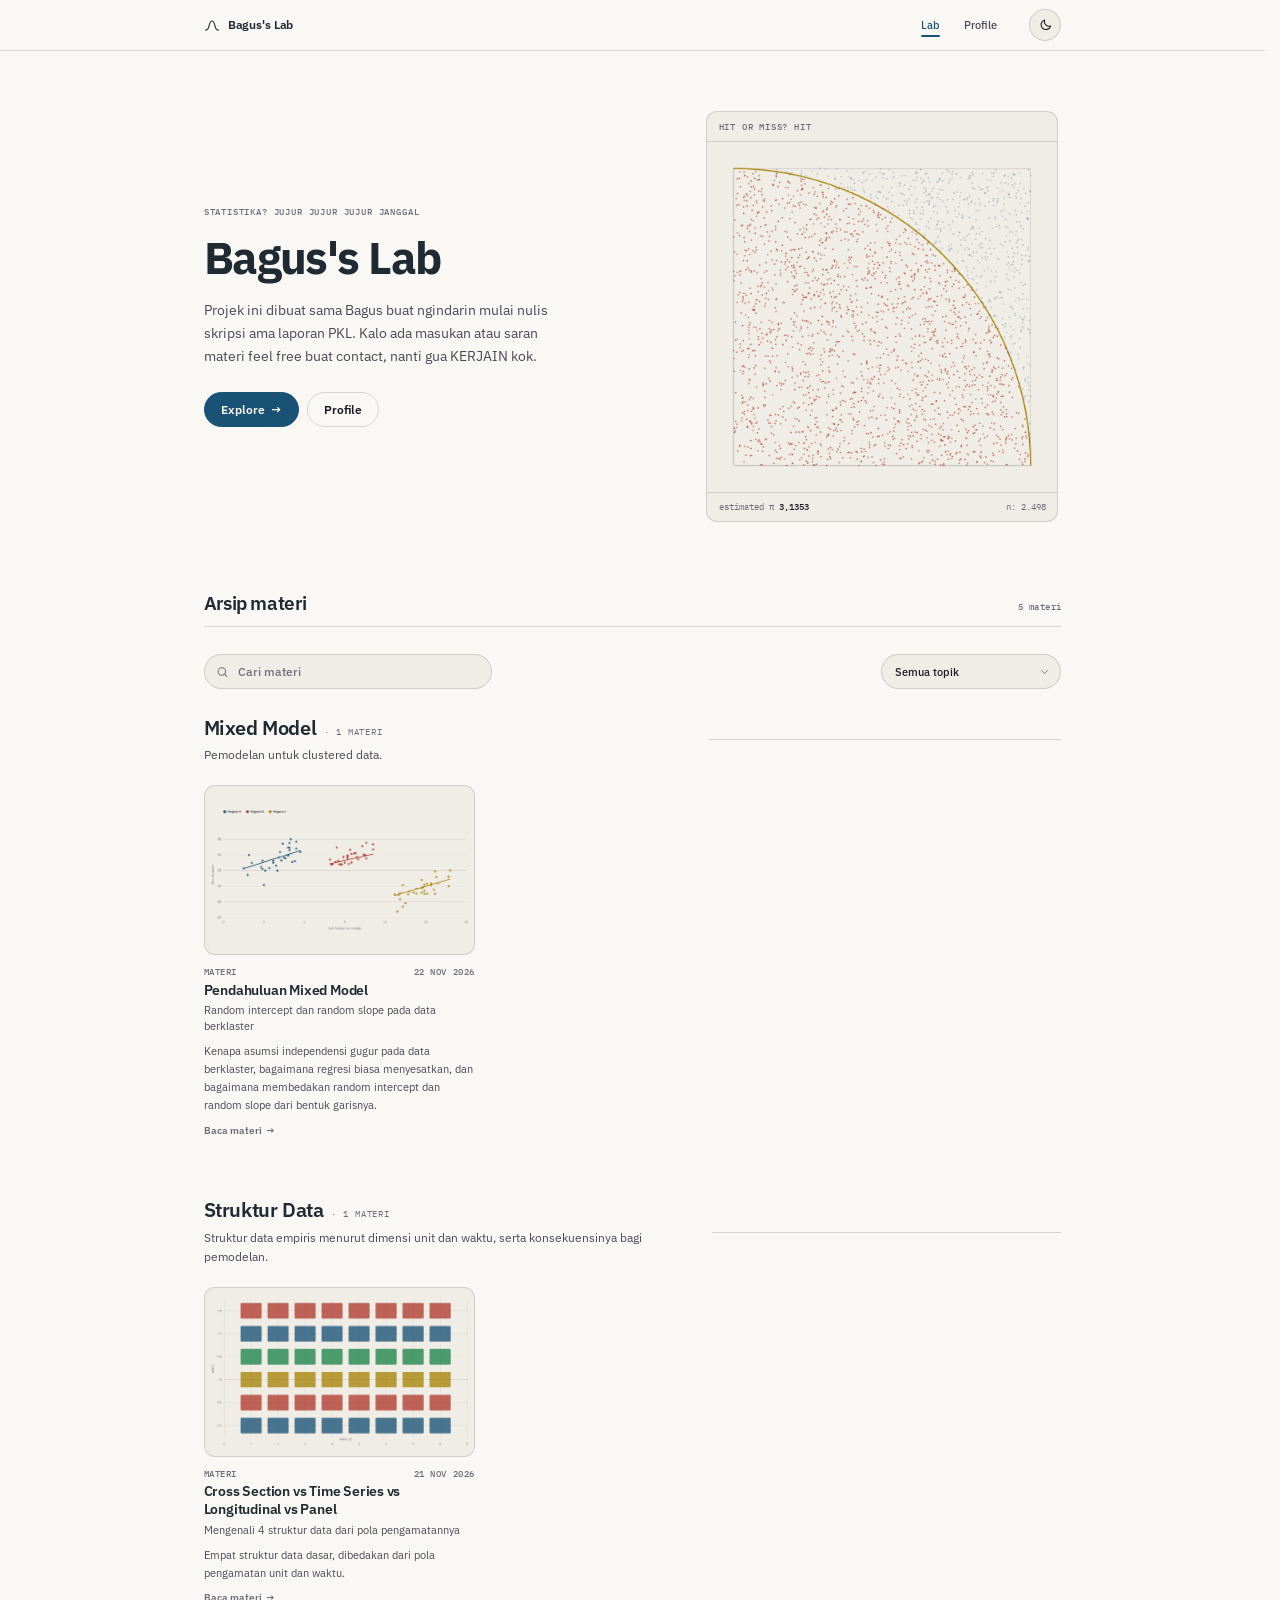
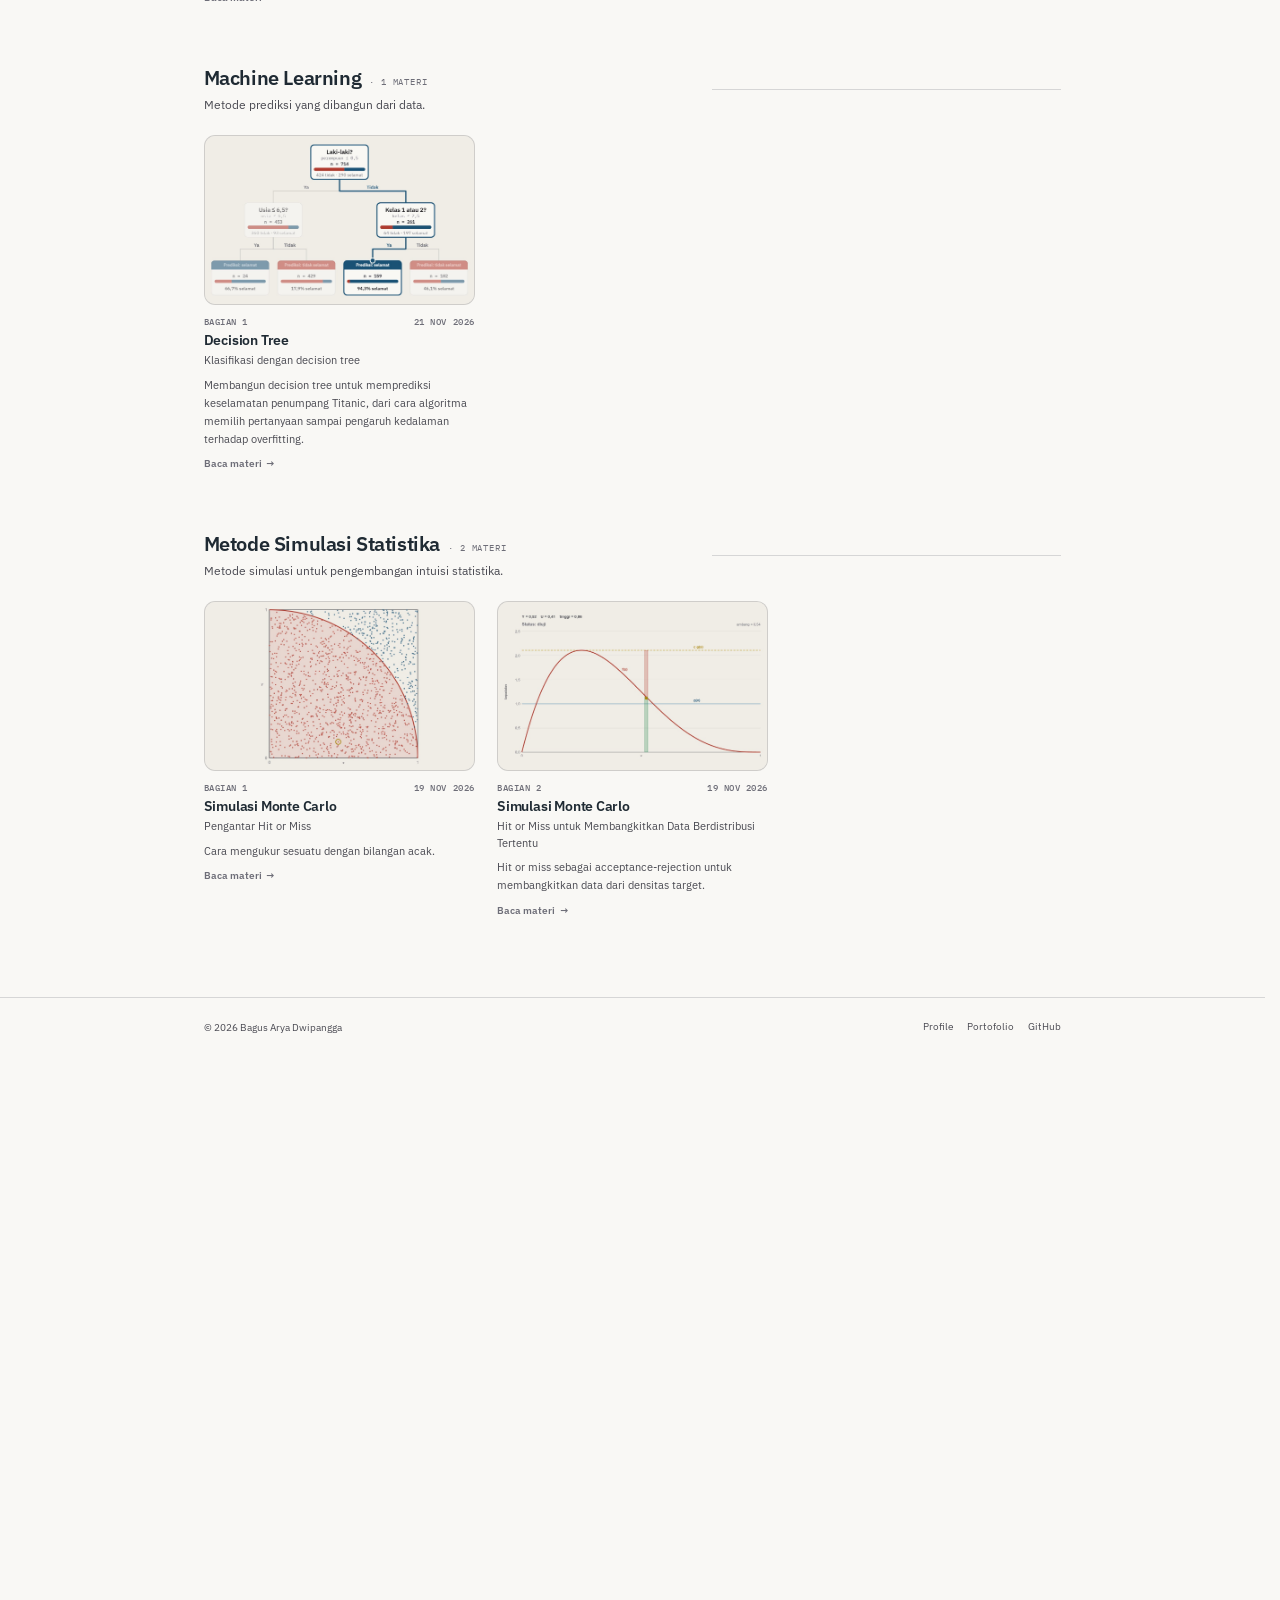
<file: index.html>
<!doctype html>
<html lang="id" data-tema="terang">
<head>
<meta charset="utf-8">
<meta name="viewport" content="width=device-width, initial-scale=1">
<title>Bagus's Lab · Catatan kuliah statistika</title>
<link rel="icon" href="data:image/svg+xml,<svg xmlns='http://www.w3.org/2000/svg' viewBox='0 0 32 32'><rect width='32' height='32' rx='8' fill='%231A5276'/><path d='M4 25c3.6 0 5-1.2 6.1-6.7C11 13 12.8 8.5 15.9 8.5s4.9 4.5 5.8 9.8C22.8 23.8 24.2 25 27.8 25' fill='none' stroke='%23F9F8F5' stroke-width='2.4' stroke-linecap='round'/></svg>">
<meta property="og:type" content="website">
<meta property="og:title" content="Bagus's Lab">
<meta property="og:image" content="aset/sampul-monte-carlo-1.jpg">
<meta name="twitter:card" content="summary_large_image">
<script>
  try {
    var t = localStorage.getItem('tema');
    if (t ? t === 'gelap' : matchMedia('(prefers-color-scheme: dark)').matches) {
      document.documentElement.dataset.tema = 'gelap';
    }
  } catch (e) {}
</script>
<link rel="stylesheet" href="kit/kit.css">
<link rel="stylesheet" href="kit/situs.css">
</head>
<body class="beranda">
<a class="lewati" href="#utama">Lewati ke konten</a>
<div id="progres"></div>

<header class="situs">
  <div class="situs-isi">
    <a class="merek" href="index.html" aria-label="Bagus's Lab, beranda">
      <span class="merek-tanda" aria-hidden="true">
        <svg viewBox="0 0 32 32" fill="none" stroke="currentColor" stroke-width="2.2" stroke-linecap="round"><path d="M3 26c4 0 5.6-1.3 6.8-7.4C11 13.2 12.9 8 16 8s5 5.2 6.2 10.6C23.4 24.7 25 26 29 26"/></svg>
      </span>
      <span class="merek-teks">Bagus's Lab</span>
    </a>
    <nav class="situs-nav" aria-label="Navigasi utama">
      <a href="index.html" aria-current="page">Lab</a>
      <a href="profil.html">Profile</a>
    </nav>
    <button id="tema" aria-label="Aktifkan tema gelap" title="Ganti tema">
      <svg class="ikon-matahari" viewBox="0 0 24 24" fill="none" stroke="currentColor" stroke-width="2" stroke-linecap="round" stroke-linejoin="round" aria-hidden="true"><circle cx="12" cy="12" r="4.2"/><path d="M12 2v2.5M12 19.5V22M4.2 4.2l1.8 1.8M18 18l1.8 1.8M2 12h2.5M19.5 12H22M4.2 19.8 6 18M18 6l1.8-1.8"/></svg>
      <svg class="ikon-bulan" viewBox="0 0 24 24" fill="none" stroke="currentColor" stroke-width="2" stroke-linecap="round" stroke-linejoin="round" aria-hidden="true"><path d="M20.5 14.2A8.6 8.6 0 0 1 9.8 3.5a8.6 8.6 0 1 0 10.7 10.7z"/></svg>
    </button>
  </div>
</header>

<main id="utama">

  <section class="hero-b">
    <div>
      <p class="kicker">Statistika? jujur jujur jujur janggal</p>
      <h1>Bagus's Lab</h1>
      <p class="hero-b-sub">Projek ini dibuat sama Bagus buat ngindarin mulai nulis skripsi ama laporan PKL. Kalo ada masukan atau saran materi feel free buat contact, nanti gua KERJAIN kok.</p>
      <div class="aksi">
        <a class="tombol-utama" id="aksi-utama" href="#arsip">Explore <span class="panah" aria-hidden="true">→</span></a>
        <a class="tombol-garis" href="profil.html">Profile</a>
      </div>
    </div>

    <div class="hero-figur">
      <figure class="sim" aria-labelledby="sim-judul">
        <div class="sim-kepala" id="sim-judul">
          <span>Hit or miss? Hit</span>
        </div>
        <div class="sim-panggung">
          <canvas id="sim-pi" role="img" aria-label="Titik acak di dalam persegi yang memuat seperempat lingkaran. Proporsi titik di dalam lingkaran dikali empat mengestimasi π."></canvas>
        </div>
        <div class="sim-kaki">
          <span>estimated π <b id="sim-pi-nilai">0,0000</b></span>
          <span class="sim-status" id="sim-n">n: 0</span>
        </div>
      </figure>
    </div>
  </section>

  <section class="arsip" id="arsip" aria-labelledby="arsip-judul">
    <div class="arsip-kepala">
      <h2 id="arsip-judul">Arsip materi</h2>
      <p class="arsip-hitung" id="arsip-hitung" aria-live="polite"></p>
    </div>
    <div class="arsip-alat" id="alat-arsip" role="search" hidden>
      <div class="cari">
        <svg class="cari-ikon" viewBox="0 0 24 24" fill="none" stroke="currentColor" stroke-width="2" stroke-linecap="round" aria-hidden="true"><circle cx="11" cy="11" r="7"/><path d="m16.2 16.2 4.3 4.3"/></svg>
        <label class="hanya-pembaca" for="cari-materi">Cari materi</label>
        <input id="cari-materi" type="search" placeholder="Cari materi" autocomplete="off" spellcheck="false" enterkeyhint="search" aria-controls="daftar-materi">
        <button type="button" class="cari-bersih" id="cari-bersih" hidden aria-label="Hapus pencarian">
          <svg viewBox="0 0 24 24" fill="none" stroke="currentColor" stroke-width="2" stroke-linecap="round" aria-hidden="true"><path d="M6 6l12 12M18 6 6 18"/></svg>
        </button>
      </div>
      <div class="pilih">
        <label class="hanya-pembaca" for="filter-topik">Filter topik</label>
        <select id="filter-topik" aria-controls="daftar-materi"></select>
        <svg class="pilih-panah" viewBox="0 0 24 24" fill="none" stroke="currentColor" stroke-width="2" stroke-linecap="round" stroke-linejoin="round" aria-hidden="true"><path d="m6 9 6 6 6-6"/></svg>
      </div>
    </div>
    <div id="daftar-materi"></div>
    <noscript>
      <p class="pesan-galat">Daftar materi membutuhkan JavaScript. Tautan langsung:</p>
      <ul>
        <li><a href="materi/metode-simulasi-statistika/pengantar-simulasi-monte-carlo/index.html">Simulasi Monte Carlo, Bagian 1</a></li>
        <li><a href="materi/metode-simulasi-statistika/membangkitkan-data-berdistribusi/index.html">Simulasi Monte Carlo, Bagian 2</a></li>
        <li><a href="materi/struktur-data/struktur-data-dimensi-waktu/index.html">Cross Section vs Time Series vs Longitudinal vs Panel</a></li>
      </ul>
    </noscript>
  </section>

</main>

<footer class="kaki">
  <div class="kaki-isi">
    <p>© 2026 Bagus Arya Dwipangga</p>
    <nav aria-label="Tautan lain">
      <a href="profil.html">Profile</a>
      <a href="https://bagusad.web.id/">Portofolio</a>
      <a href="https://github.com/BagusAryaD">GitHub</a>
    </nav>
  </div>
</footer>

<script src="kit/kit.js"></script>
<script src="beranda.js"></script>
</body>
</html>
</file>
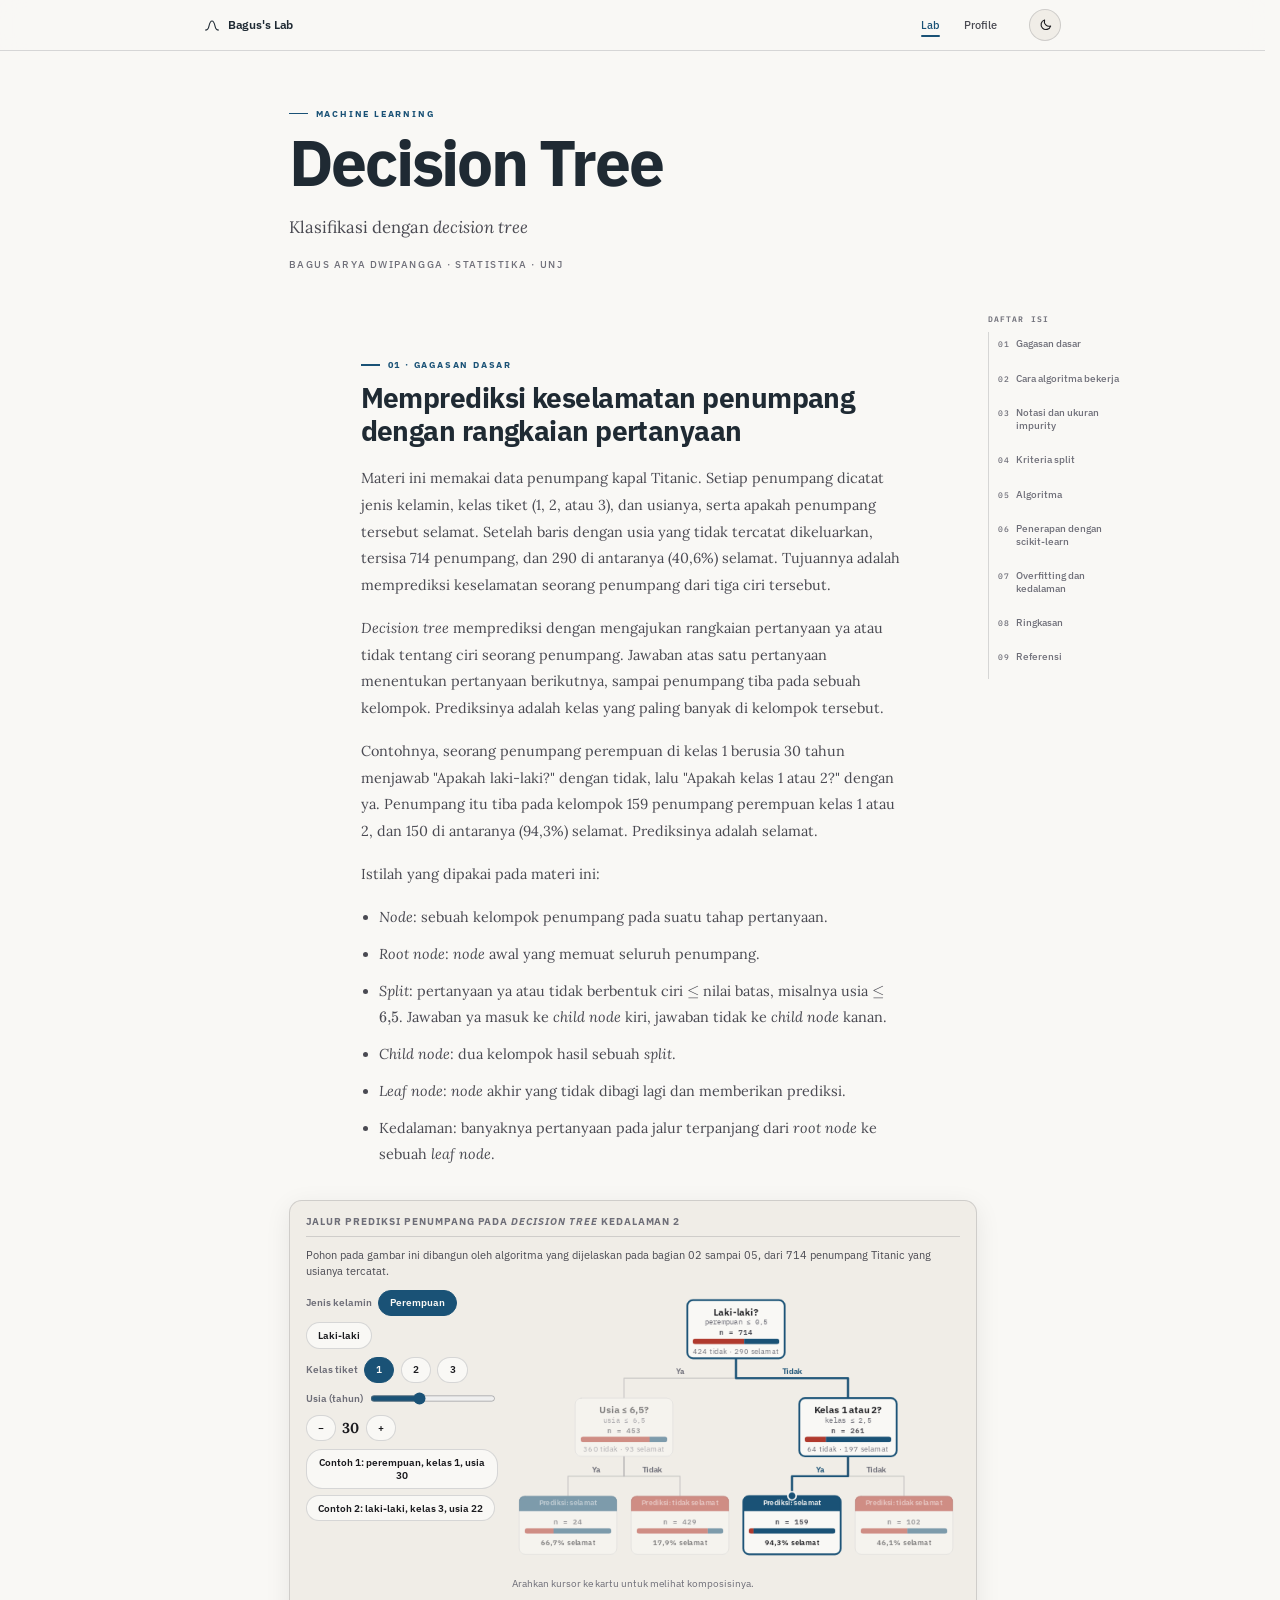
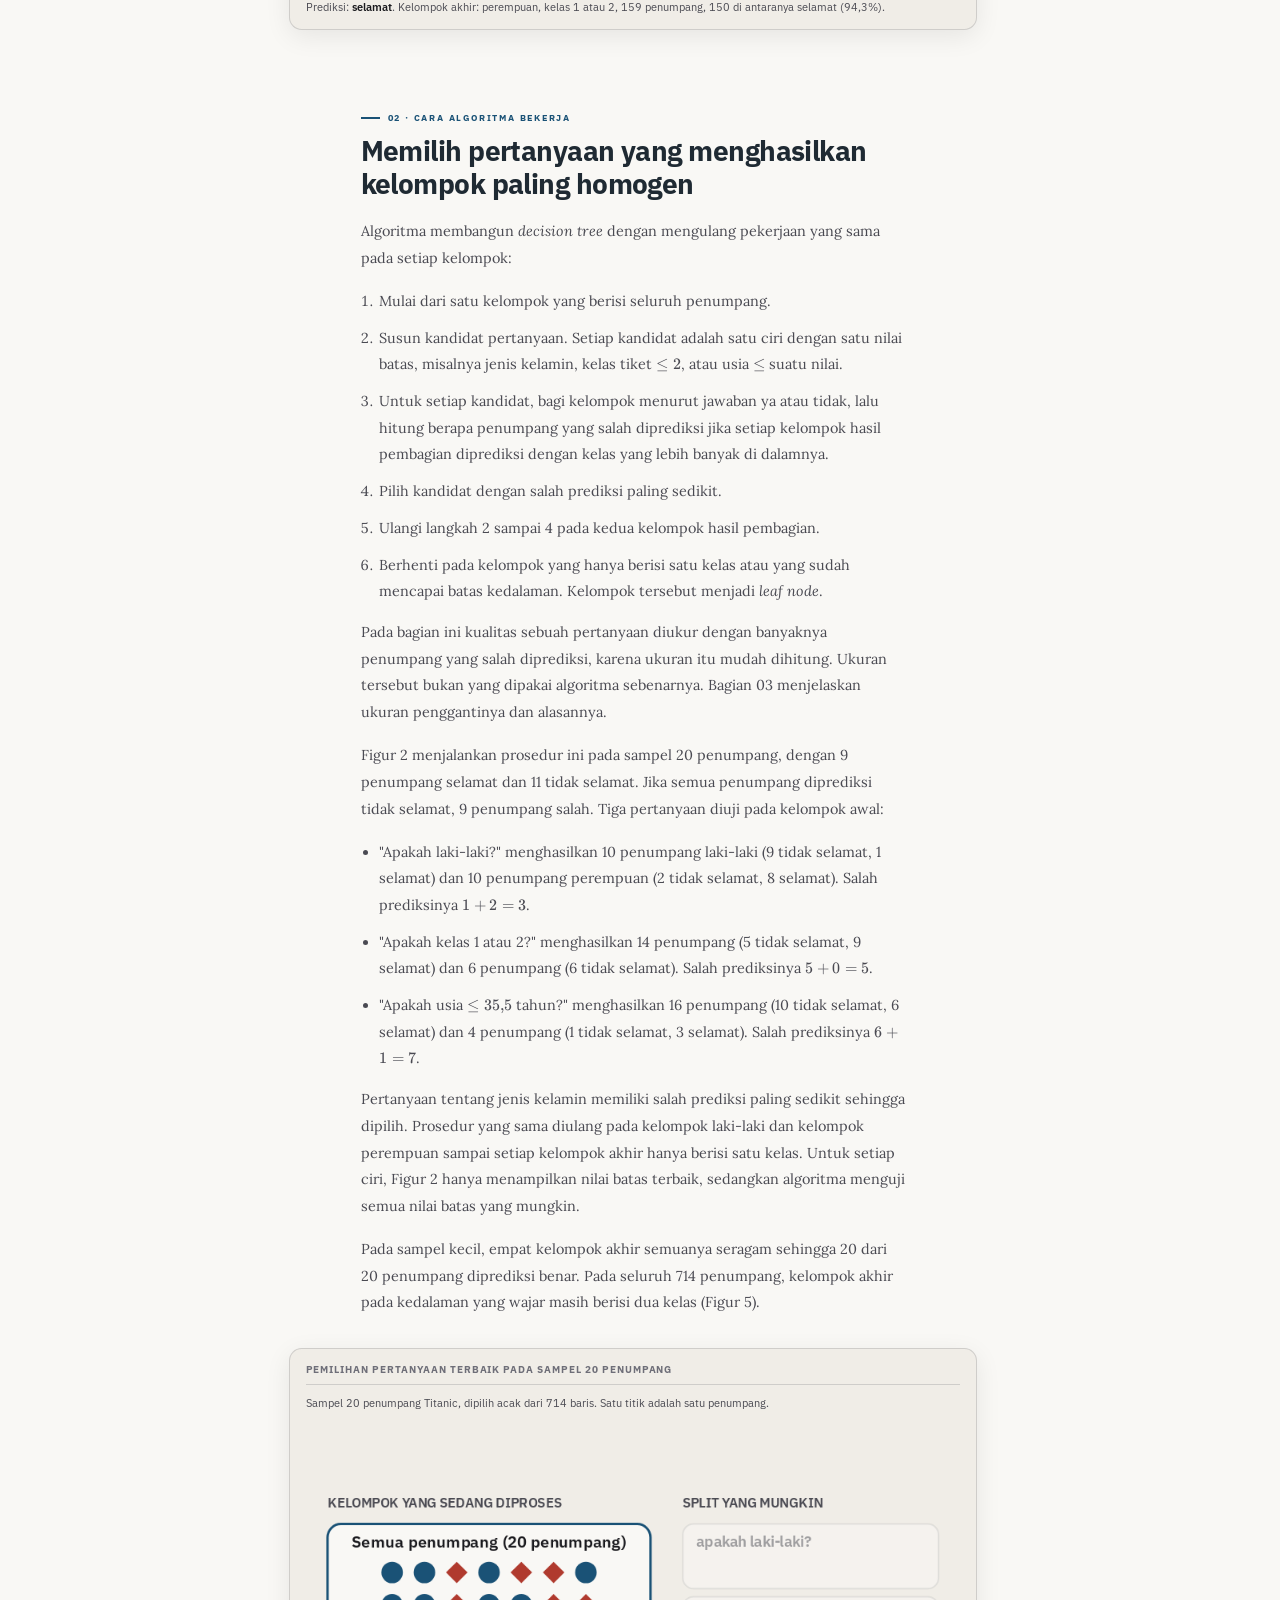
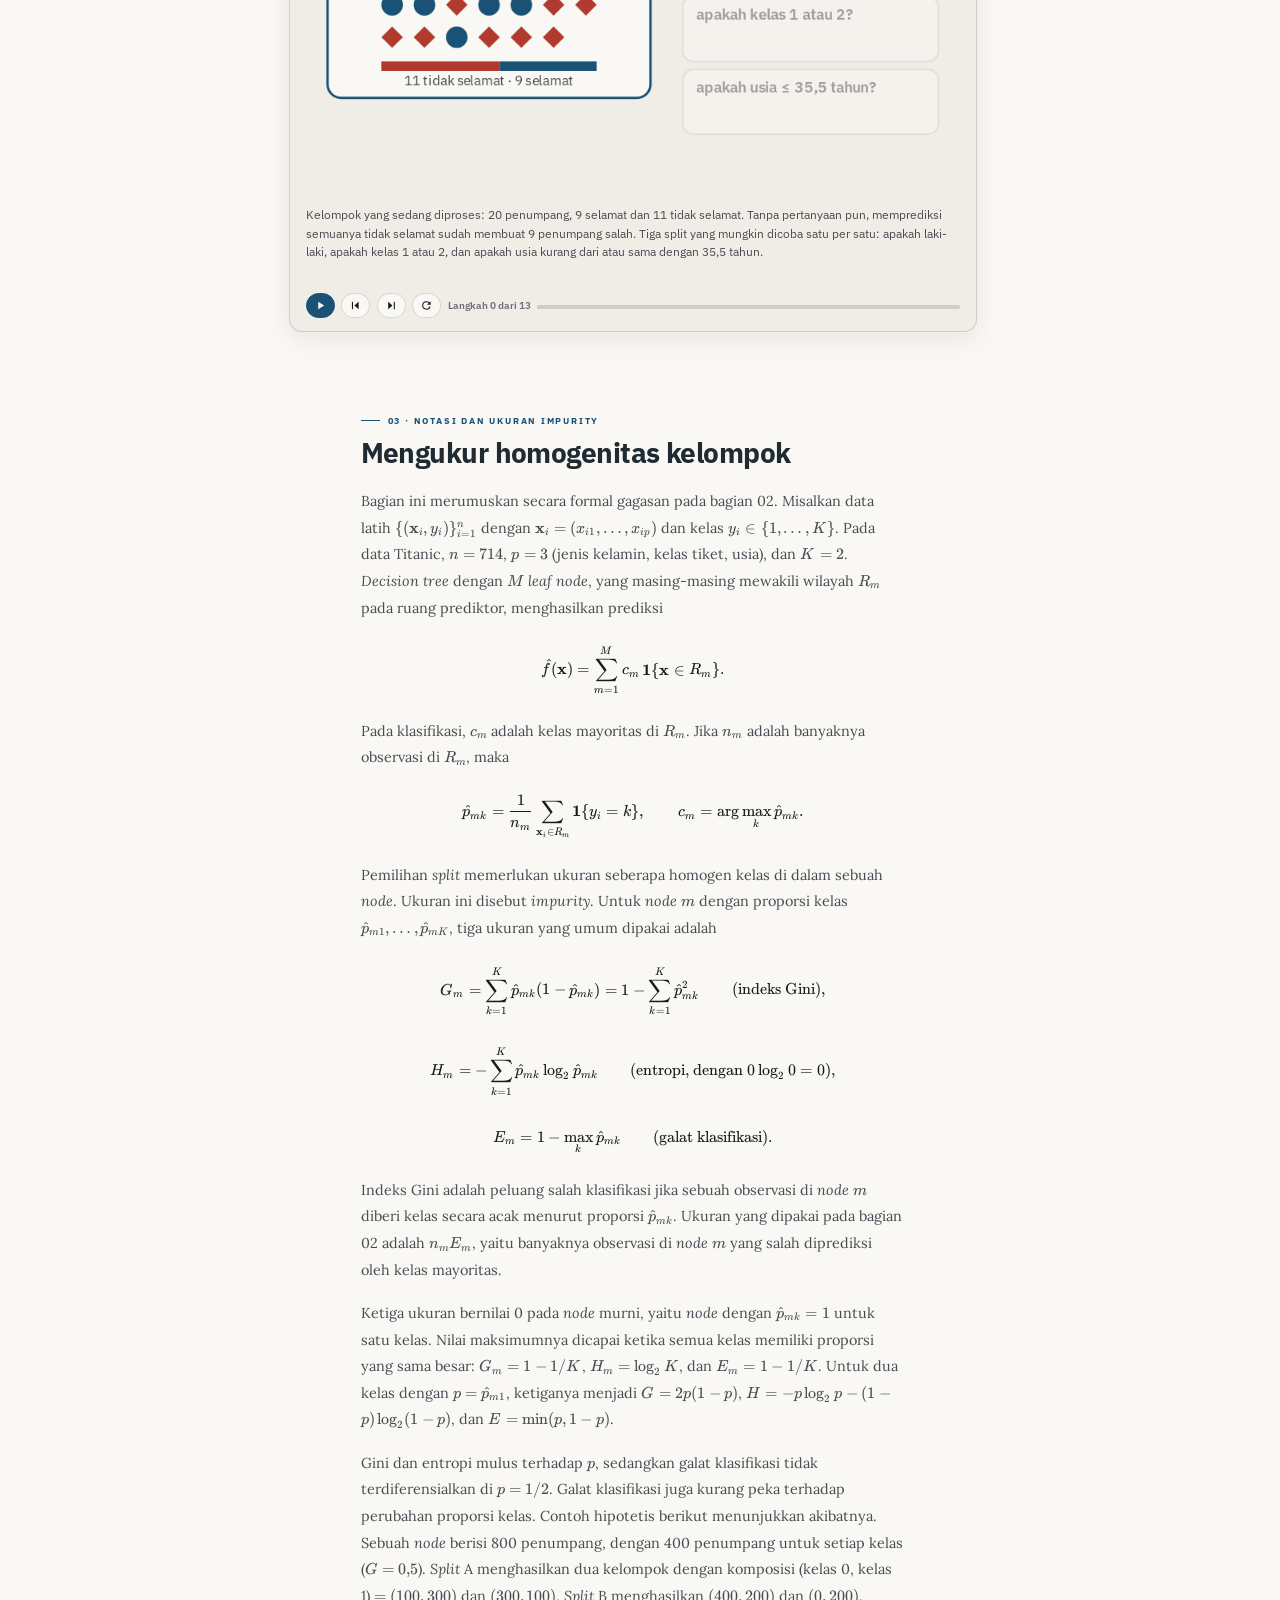
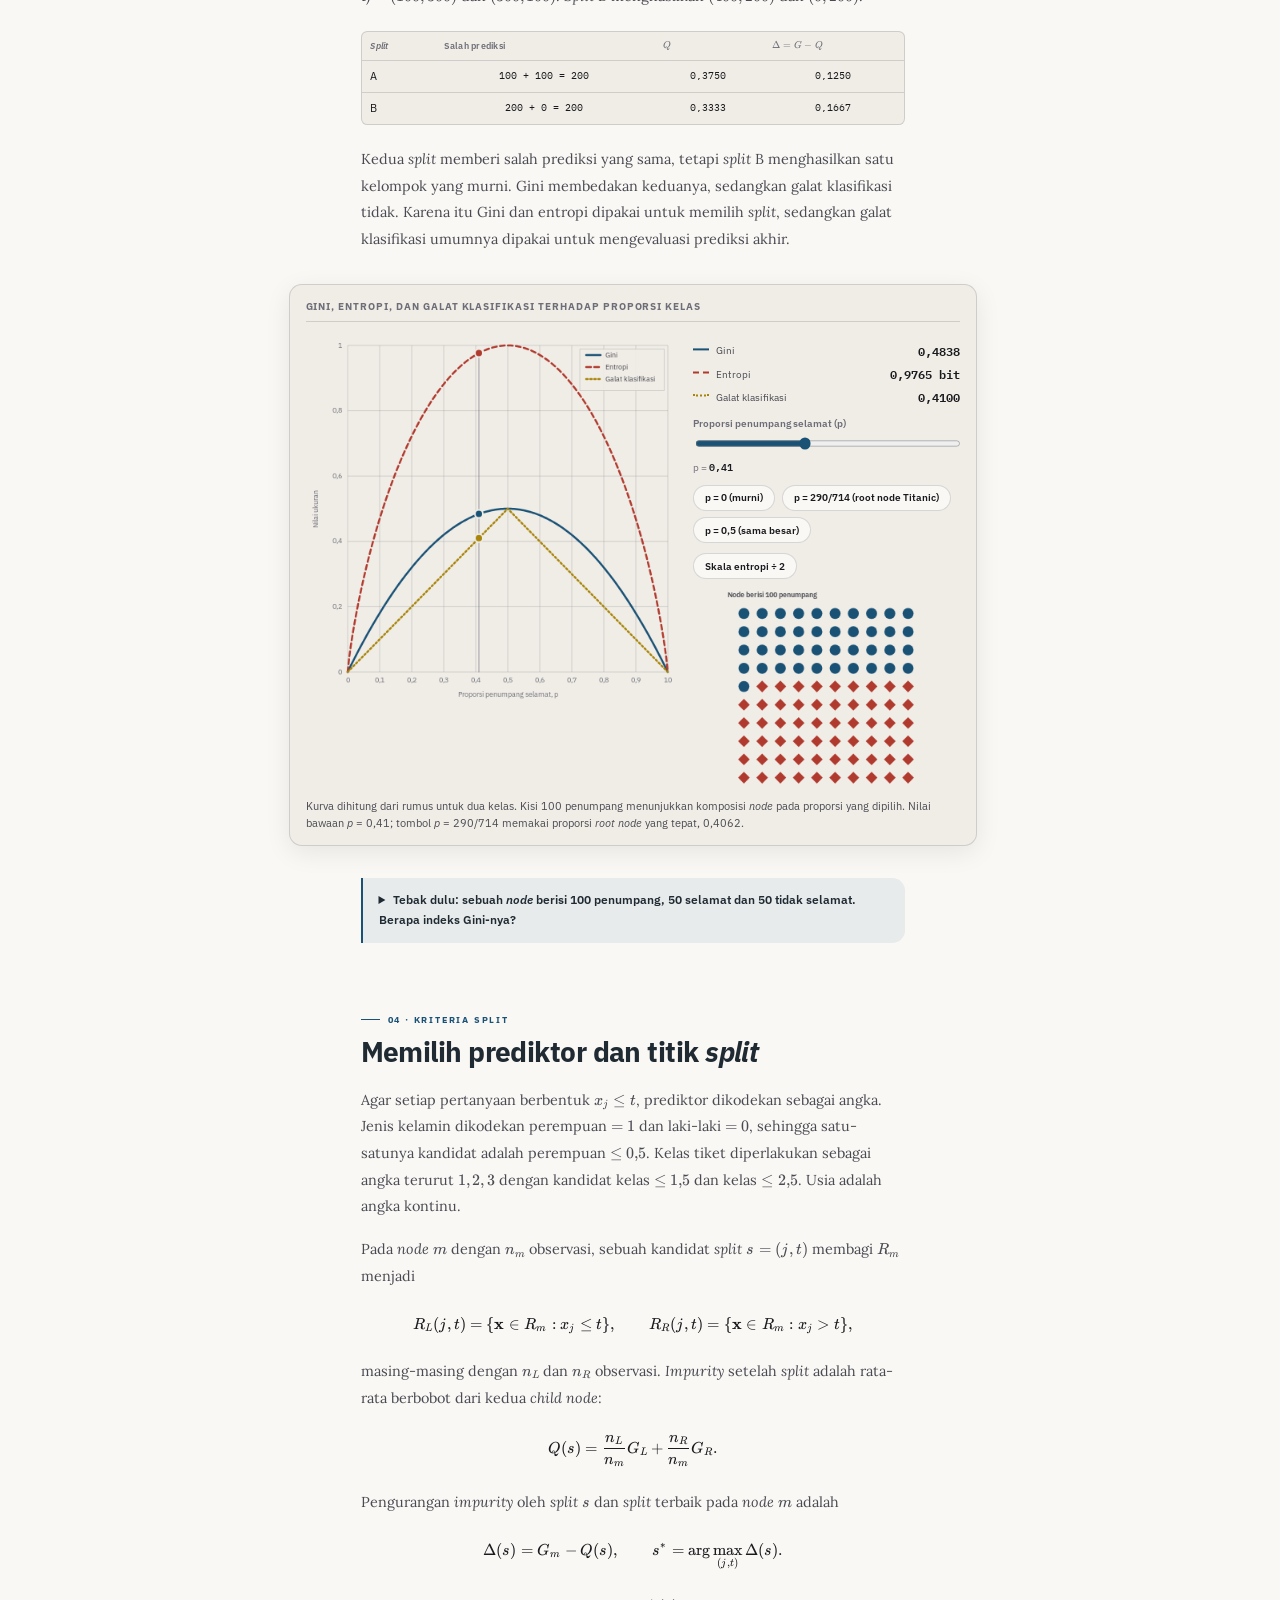
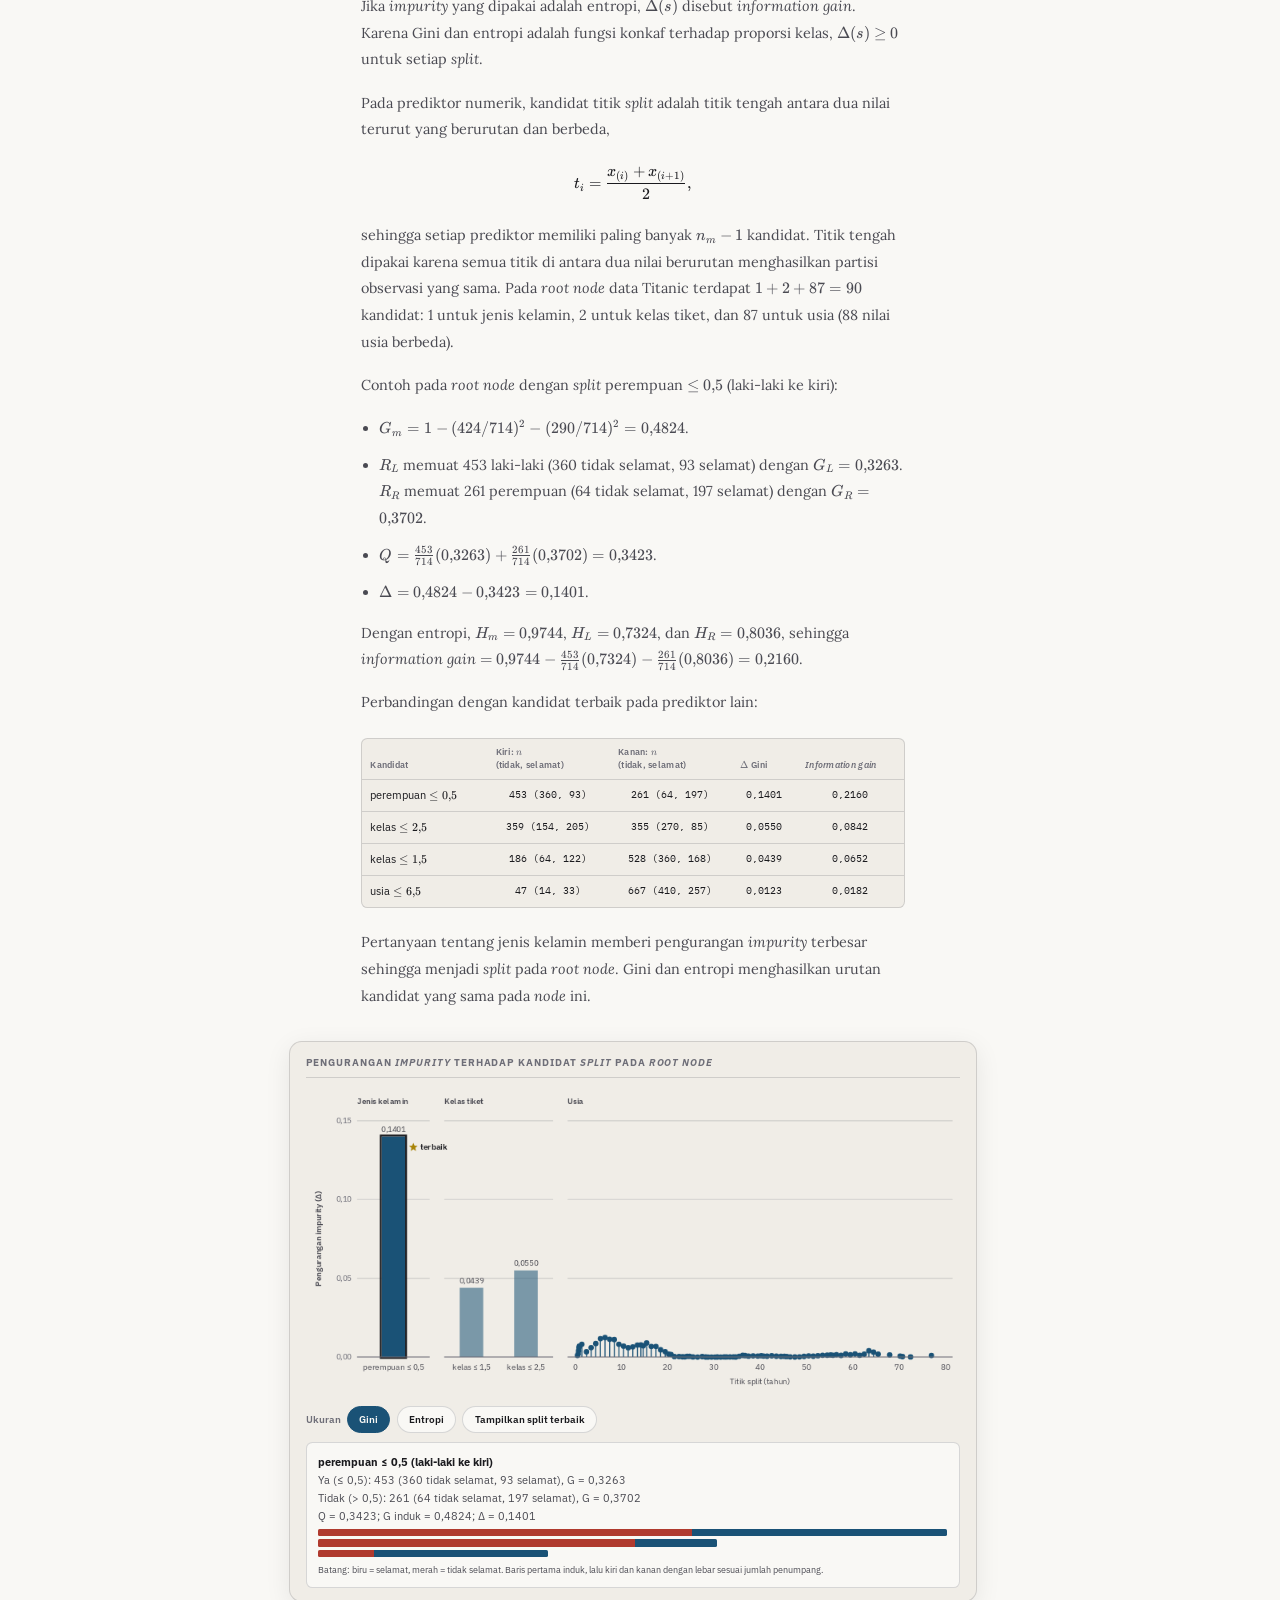
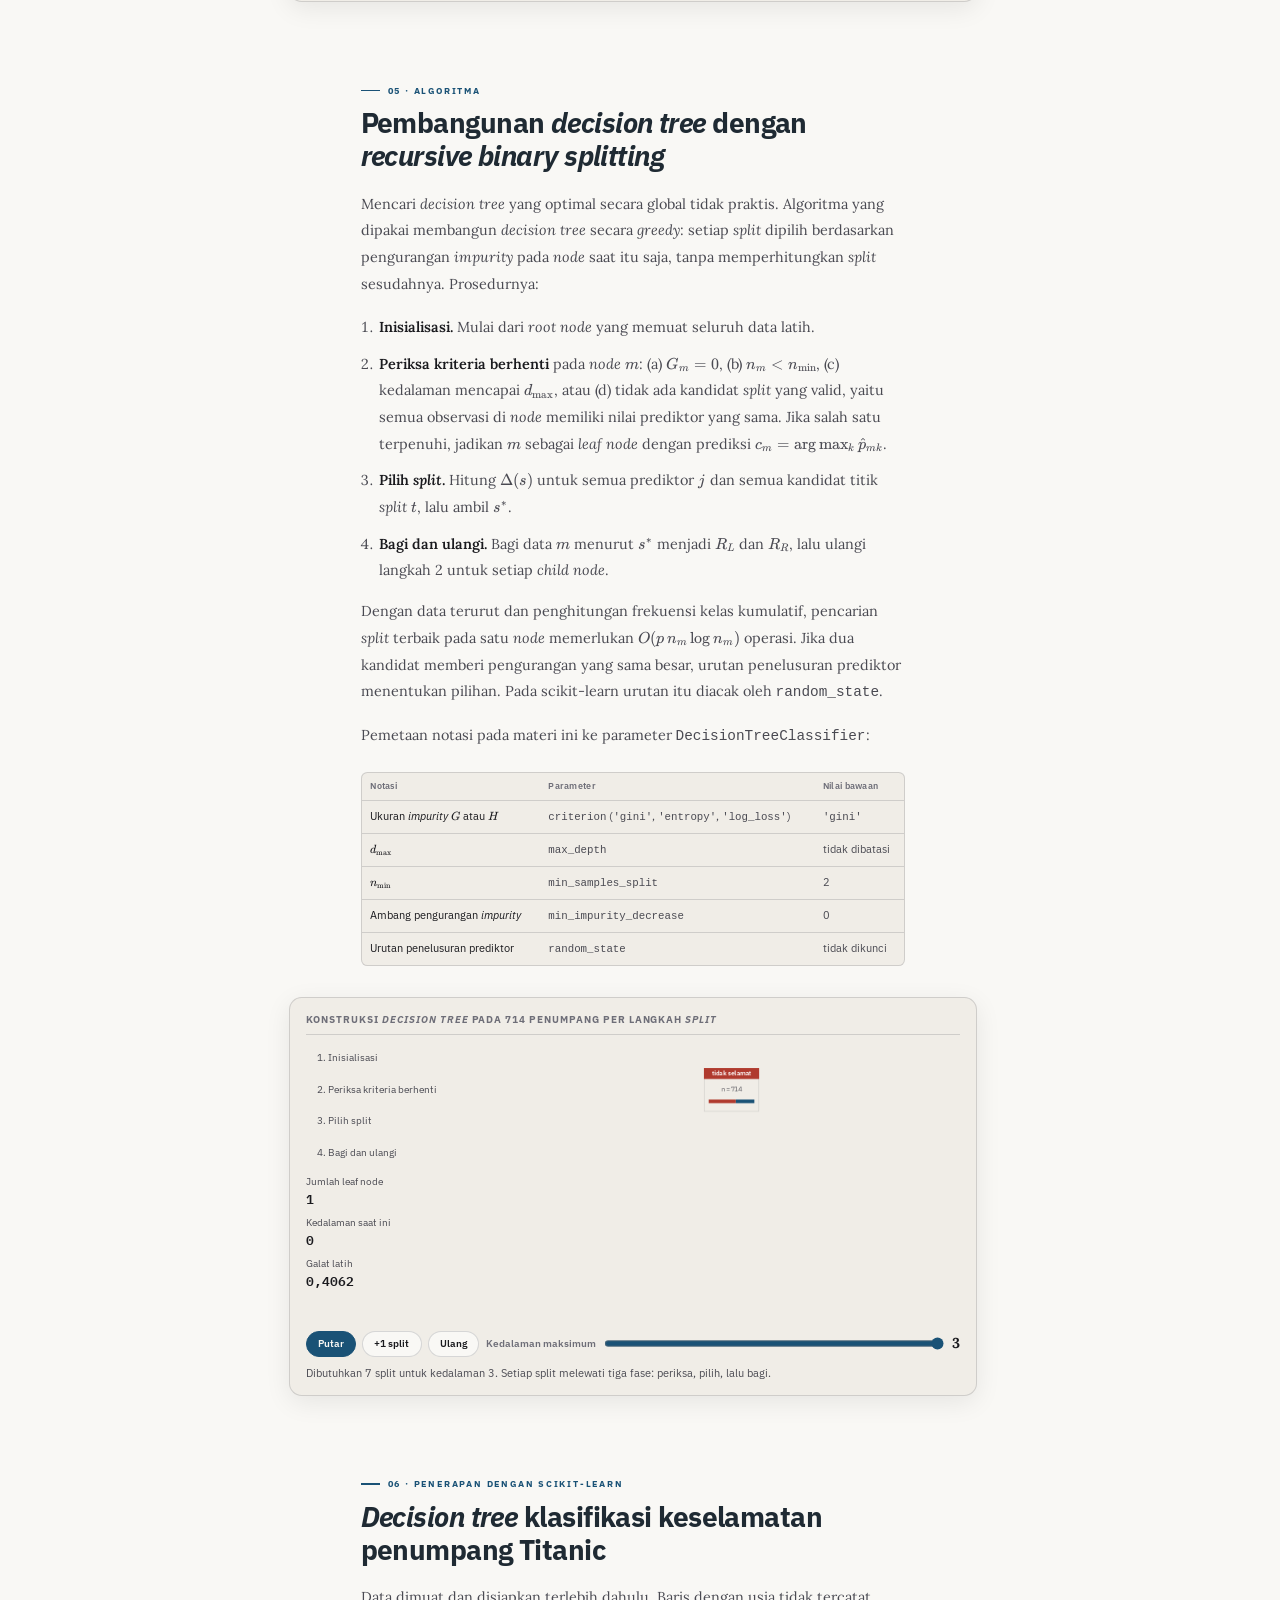
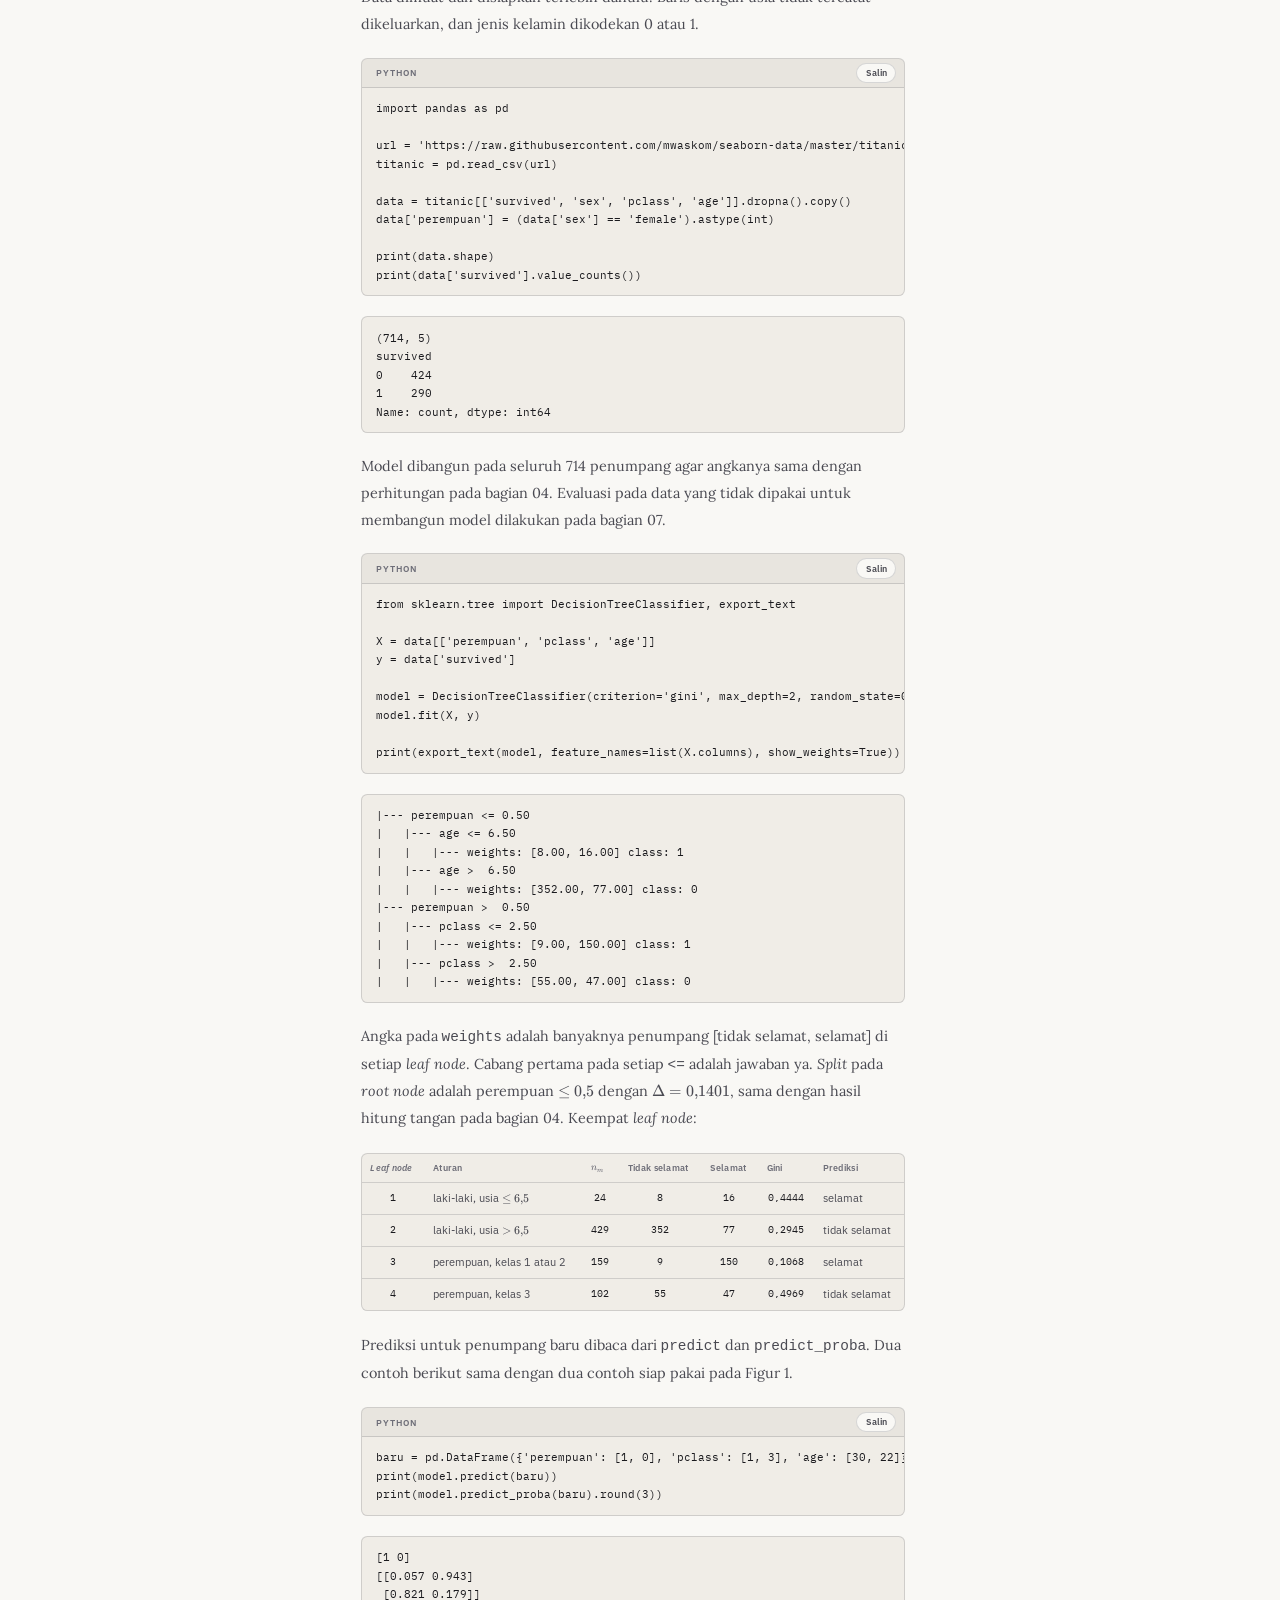
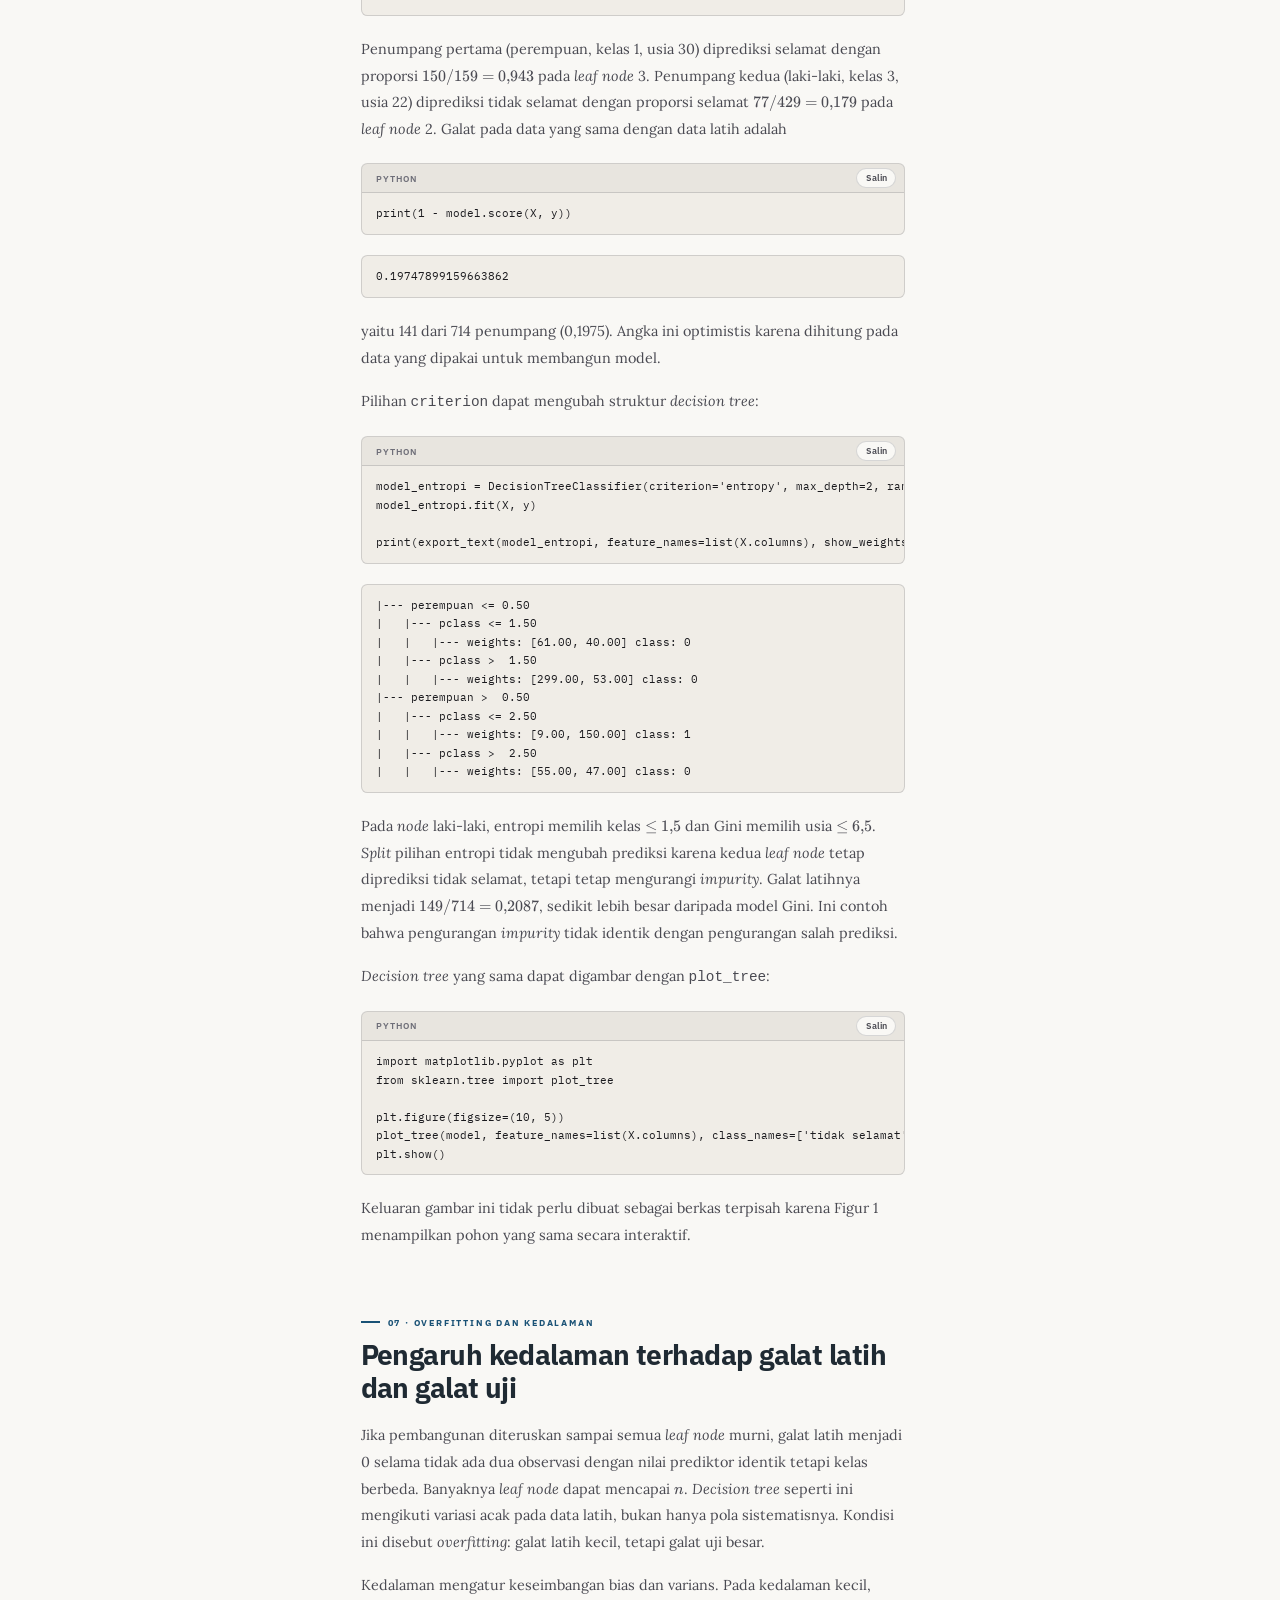
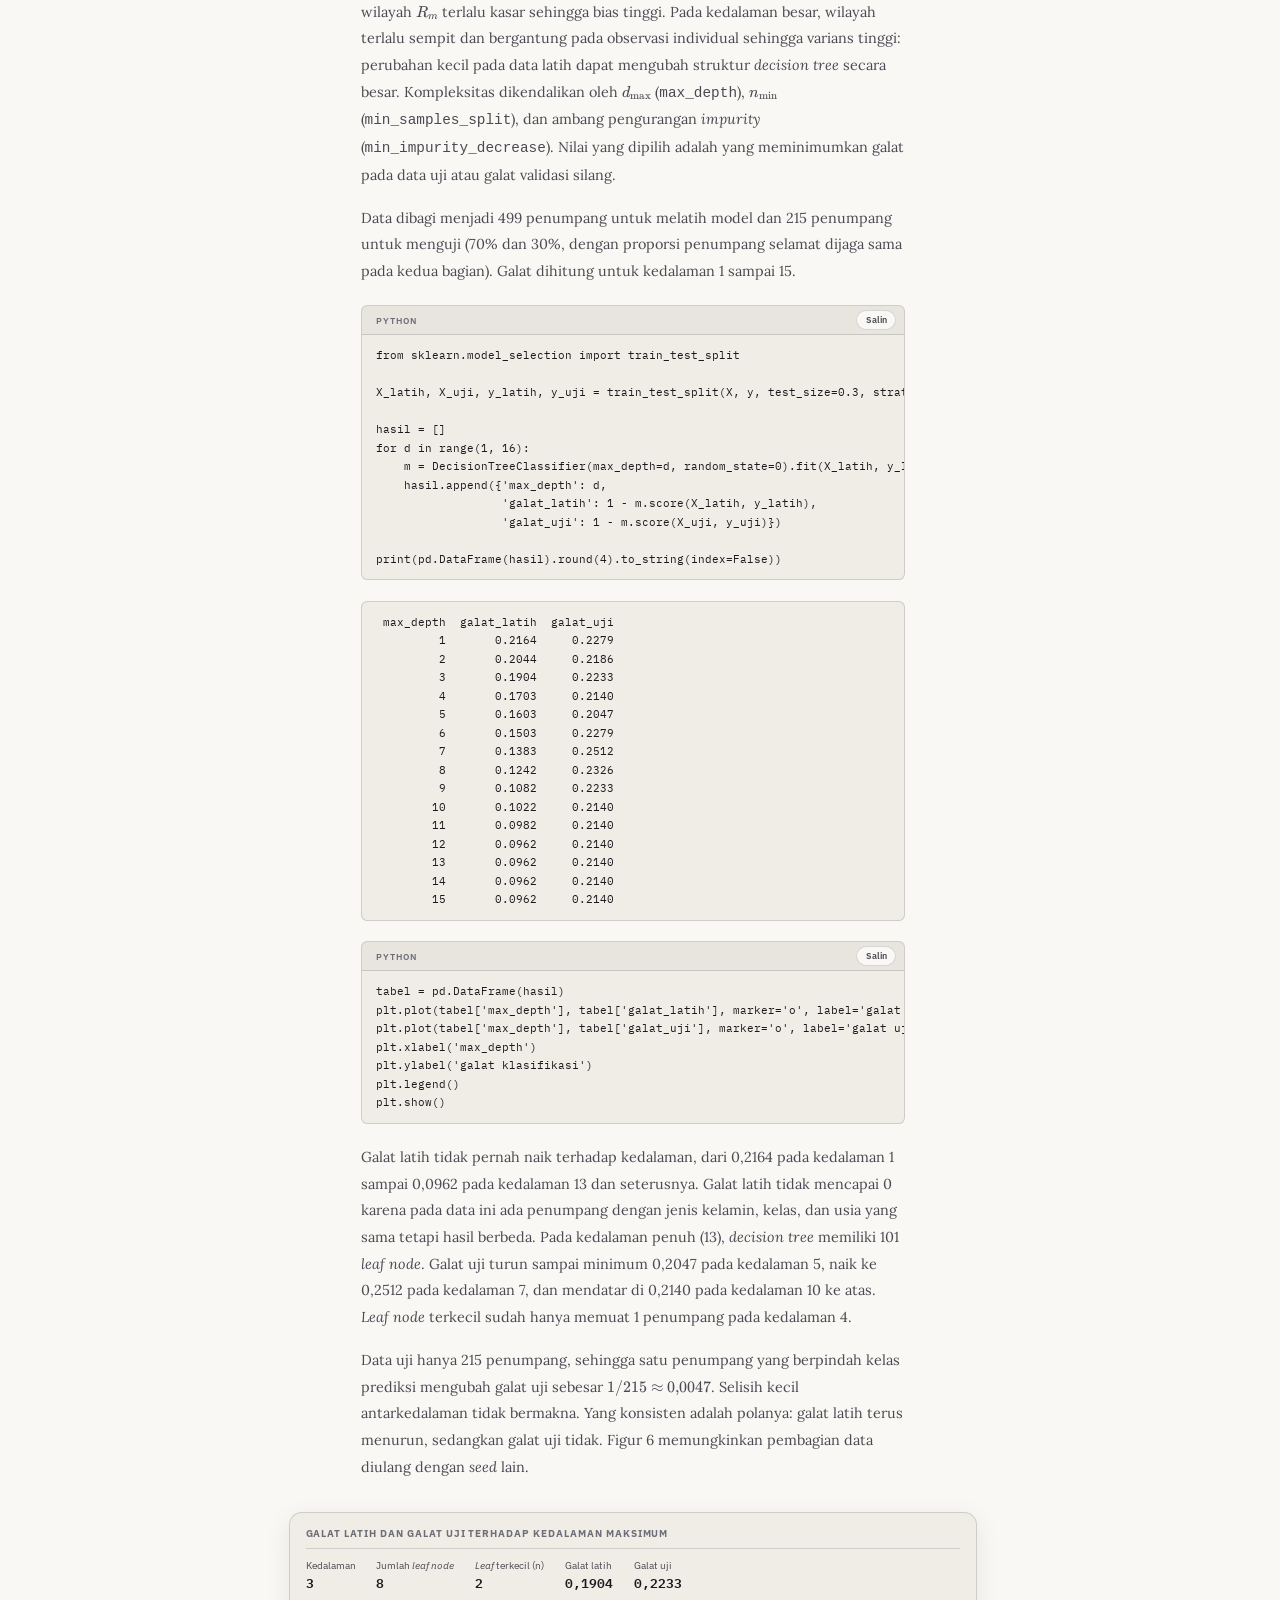
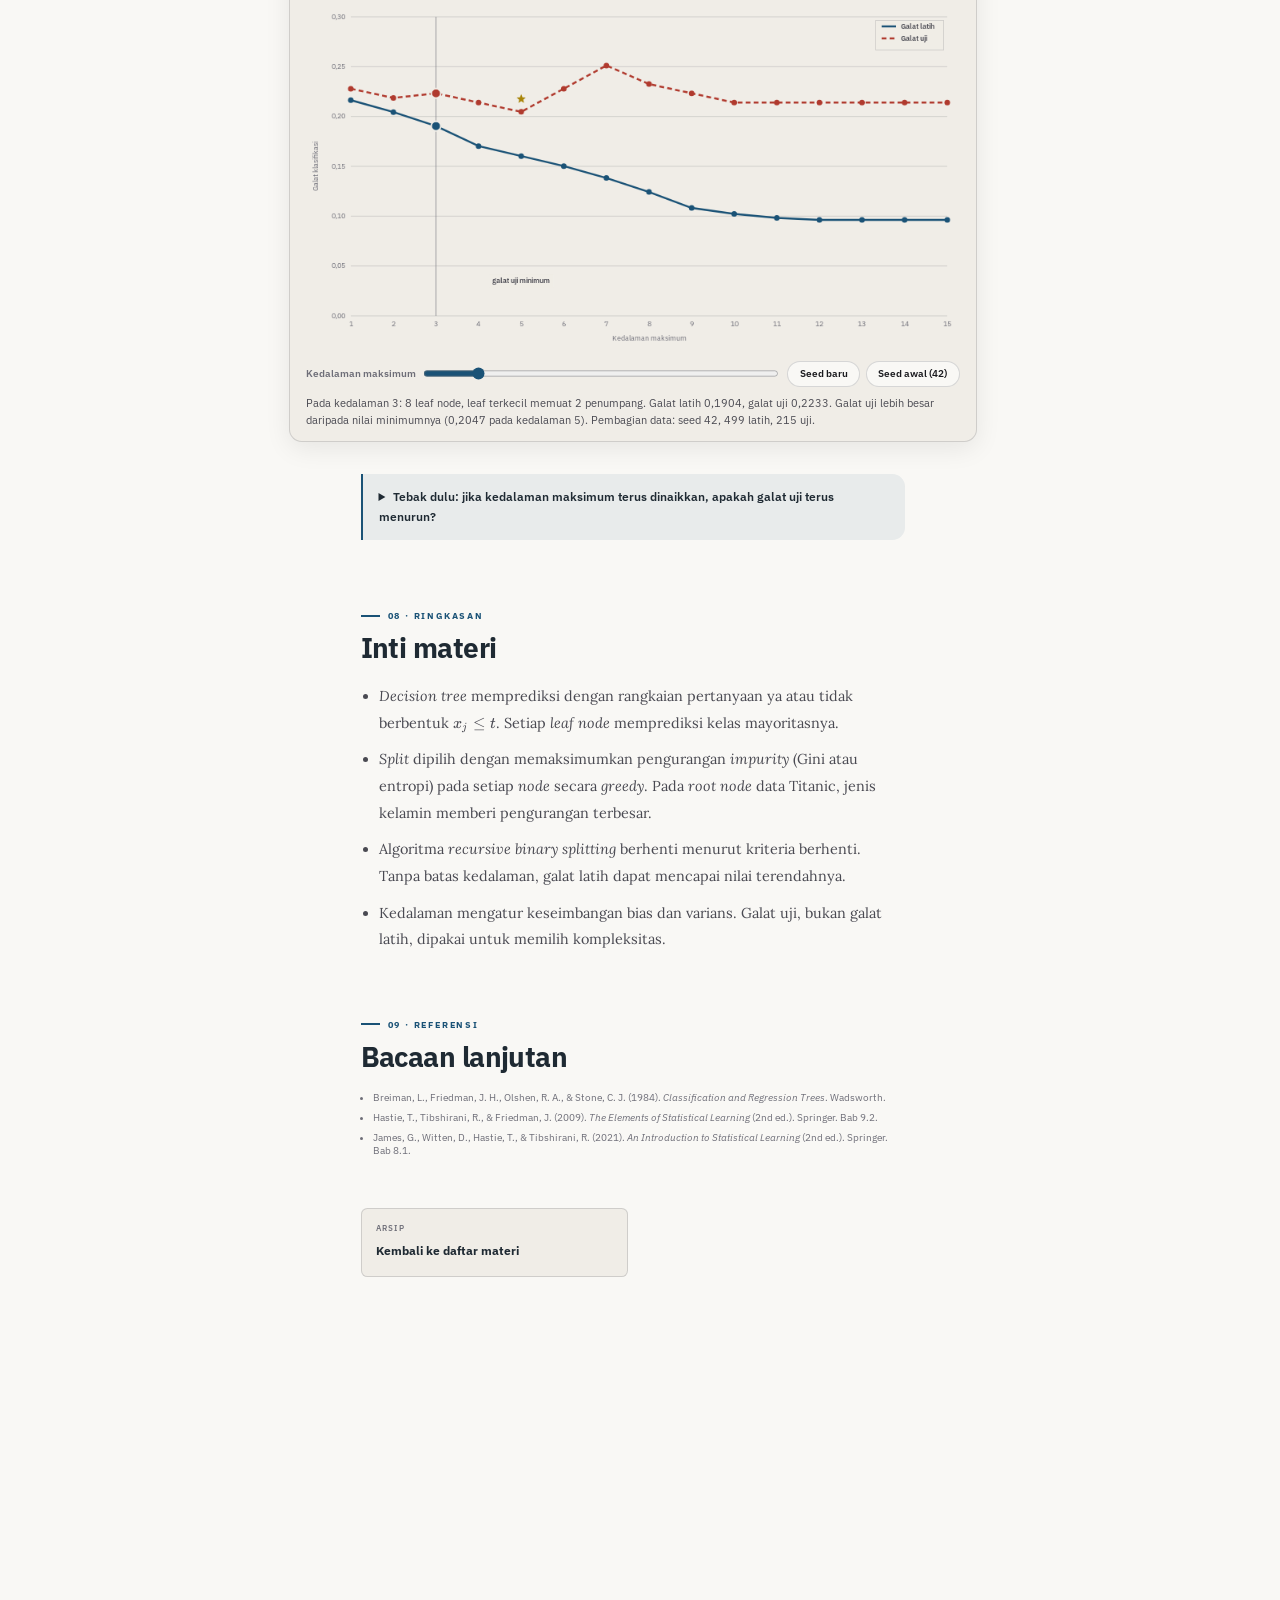
<file: materi/machine-learning/pengantar-decision-tree/index.html>
<!doctype html>
<html lang="id" data-tema="terang">
<head>
<meta charset="utf-8">
<meta name="viewport" content="width=device-width, initial-scale=1">
<title>Decision Tree · Machine Learning</title>
<link rel="icon" href="data:image/svg+xml,<svg xmlns='http://www.w3.org/2000/svg' viewBox='0 0 32 32'><rect width='32' height='32' rx='8' fill='%231A5276'/><path d='M4 25c3.6 0 5-1.2 6.1-6.7C11 13 12.8 8.5 15.9 8.5s4.9 4.5 5.8 9.8C22.8 23.8 24.2 25 27.8 25' fill='none' stroke='%23F9F8F5' stroke-width='2.4' stroke-linecap='round'/></svg>">
<script>
  try {
    var t = localStorage.getItem('tema');
    if (t ? t === 'gelap' : matchMedia('(prefers-color-scheme: dark)').matches) {
      document.documentElement.dataset.tema = 'gelap';
    }
  } catch (e) {}
</script>
<link rel="stylesheet" href="../../../kit/vendor/katex/katex.min.css">
<link rel="stylesheet" href="../../../kit/kit.css">
<link rel="stylesheet" href="../../../kit/situs.css">
<style>
  /* gaya tabel: tidak ada di kit.css, wajib disalin di tiap halaman materi */
  .tabel-gulir{overflow-x:auto;margin:1.5em 0;border:1px solid var(--garis);border-radius:var(--radius);background:var(--kertas-2)}
  table.tabel{width:100%;border-collapse:collapse;font:.84rem/1.55 var(--sans);color:var(--tinta-2);min-width:660px}
  table.tabel.lebar{min-width:660px}
  table.tabel th,table.tabel td{padding:9px 11px;border-bottom:1px solid var(--garis);text-align:left;vertical-align:middle}
  table.tabel th{font-weight:600;color:var(--tinta-redup);font-size:.7rem;letter-spacing:.03em;line-height:1.4;vertical-align:bottom}
  table.tabel td:first-child{color:var(--tinta)}
  table.tabel td.n{font-family:var(--mono);font-size:.8rem;text-align:center;white-space:nowrap;color:var(--tinta)}
  table.tabel tbody tr:hover{background:color-mix(in srgb,var(--tinta) 3%,transparent)}
  table.tabel tbody tr.jeda td{color:var(--tinta-redup);letter-spacing:.2em;padding-top:2px;padding-bottom:2px;border-bottom:0}
  table.tabel tr:last-child td{border-bottom:0}
  .ctl[hidden]{display:none}
  .kunci{display:inline-block;width:20px;height:0;border-top:2.5px solid currentColor;vertical-align:middle;margin-right:7px;transform:translateY(-2px)}
  .kunci-gini{color:var(--aksen-1)}
  .kunci-entropi{color:var(--aksen-2);border-top-style:dashed}
  .kunci-galat{color:var(--emas);border-top-style:dotted}
  .nilai{display:grid;gap:4px;margin-top:12px;font:.8rem var(--sans);color:var(--tinta-2)}
  .nilai span{display:flex;align-items:center;gap:2px}
  .nilai b{margin-left:auto;font:600 .95rem var(--mono);color:var(--tinta)}
  .nilai-p{font:.78rem var(--sans);color:var(--tinta-redup)}
  .nilai-p b{font:600 .82rem var(--mono);color:var(--tinta)}

  /* tata letak figur: lokal halaman ini, bukan di kit/* */
  .kisi-fig{display:grid;grid-template-columns:240px minmax(0,1fr);gap:18px;align-items:start}
  .kisi-2{display:grid;grid-template-columns:1.35fr minmax(0,1fr);gap:18px;align-items:start}
  .kisi-2b{display:grid;grid-template-columns:1fr 1fr;gap:18px;align-items:start;margin-top:14px}
  .kisi-3{display:grid;grid-template-columns:1.4fr minmax(0,1fr);gap:18px;align-items:start}
  .kisi-5{display:grid;grid-template-columns:minmax(0,28%) minmax(0,1fr);gap:18px;align-items:start}
  .panel{min-width:0}
  .kolom-ctl{display:flex;flex-direction:column;gap:10px}
  .kolom-ctl .ctl{margin:0}
  .panel-ket{font:.9rem/1.6 var(--sans);color:var(--tinta-2);margin:0}
  .panggung-pemilihan{margin:0 0 14px}
  .ctl .btn.ikon{padding:7px 9px;line-height:1}
  .ctl .btn.ikon svg{display:block}
  .pemilihan-progres{flex:1;min-width:80px;height:4px;background:var(--garis);border-radius:2px;overflow:hidden;margin-top:4px}
  .pemilihan-progres i{display:block;height:100%;width:0%;background:var(--aksen-1);transition:width .3s}
  .langkah-algo{margin:0;padding:0;list-style:none;font:.82rem/1.5 var(--sans);color:var(--tinta-2)}
  .langkah-algo li{padding:7px 10px;border-left:4px solid transparent;border-radius:0 var(--radius) var(--radius) 0;margin:0 0 6px}
  .langkah-algo li.aktif{border-left-color:var(--aksen-1);background:color-mix(in srgb,var(--aksen-1) 9%,transparent);color:var(--tinta)}
  .rincian{margin-top:12px;background:var(--kertas);border:1px solid var(--garis);border-radius:var(--radius);padding:12px 14px;font:.84rem/1.7 var(--sans);color:var(--tinta-2)}
  .rincian b{color:var(--tinta)}
  .tip-pohon{font:.76rem/1.45 var(--sans);color:var(--tinta-redup);margin:9px 0 0;min-height:1.45em}
  .tip-pohon b{color:var(--tinta);font-family:var(--mono);font-weight:600}
  .geser-x{overflow-x:auto;-webkit-overflow-scrolling:touch}
  .geser-x canvas{display:block;width:100%;min-width:560px}

  @media(max-width:860px){
    .kisi-fig,.kisi-2,.kisi-2b,.kisi-3,.kisi-5{grid-template-columns:1fr}
    #cv-impurity{aspect-ratio:1.1/1!important}
    #cv-konstruksi{aspect-ratio:760/460!important}
    #cv-kedalaman{aspect-ratio:1.25/1!important}
  }
  @media(max-width:532px){
    #cv-pohon{aspect-ratio:352/296!important}
  }
  @media(max-width:700px){
    table.tabel{font-size:.77rem;min-width:620px}
    table.tabel th,table.tabel td{padding:7px 7px}
    table.tabel td.n{font-size:.74rem}
  }
</style>
</head>
<body class="materi" data-mk="machine-learning">
<a class="lewati" href="#utama">Lewati ke konten</a>
<div id="progres"></div>

<header class="situs">
  <div class="situs-isi">
    <a class="merek" href="../../../index.html" aria-label="Bagus's Lab, beranda">
      <span class="merek-tanda" aria-hidden="true">
        <svg viewBox="0 0 32 32" fill="none" stroke="currentColor" stroke-width="2.2" stroke-linecap="round"><path d="M3 26c4 0 5.6-1.3 6.8-7.4C11 13.2 12.9 8 16 8s5 5.2 6.2 10.6C23.4 24.7 25 26 29 26"/></svg>
      </span>
      <span class="merek-teks">Bagus's Lab</span>
    </a>
    <nav class="situs-nav" aria-label="Navigasi utama">
      <a href="../../../index.html#arsip" aria-current="true">Lab</a>
      <a href="../../../profil.html">Profile</a>
    </nav>
    <button id="tema" aria-label="Aktifkan tema gelap" title="Ganti tema">
      <svg class="ikon-matahari" viewBox="0 0 24 24" fill="none" stroke="currentColor" stroke-width="2" stroke-linecap="round" stroke-linejoin="round" aria-hidden="true"><circle cx="12" cy="12" r="4.2"/><path d="M12 2v2.5M12 19.5V22M4.2 4.2l1.8 1.8M18 18l1.8 1.8M2 12h2.5M19.5 12H22M4.2 19.8 6 18M18 6l1.8-1.8"/></svg>
      <svg class="ikon-bulan" viewBox="0 0 24 24" fill="none" stroke="currentColor" stroke-width="2" stroke-linecap="round" stroke-linejoin="round" aria-hidden="true"><path d="M20.5 14.2A8.6 8.6 0 0 1 9.8 3.5a8.6 8.6 0 1 0 10.7 10.7z"/></svg>
    </button>
  </div>
</header>

<header class="hero">
  <div class="label-bagian">Machine Learning</div>
  <h1>Decision Tree</h1>
  <p class="sub">Klasifikasi dengan <i>decision tree</i></p>
  <p class="identitas">Bagus Arya Dwipangga · Statistika · UNJ</p>
</header>

<main class="artikel" id="utama">

<section class="muncul">
  <div class="label-bagian">01 · Gagasan dasar</div>
  <h2>Memprediksi keselamatan penumpang dengan rangkaian pertanyaan</h2>
  <p>Materi ini memakai data penumpang kapal Titanic. Setiap penumpang dicatat jenis kelamin, kelas tiket (1, 2, atau 3), dan usianya, serta apakah penumpang tersebut selamat. Setelah baris dengan usia yang tidak tercatat dikeluarkan, tersisa 714 penumpang, dan 290 di antaranya (40,6%) selamat. Tujuannya adalah memprediksi keselamatan seorang penumpang dari tiga ciri tersebut.</p>
  <p><i>Decision tree</i> memprediksi dengan mengajukan rangkaian pertanyaan ya atau tidak tentang ciri seorang penumpang. Jawaban atas satu pertanyaan menentukan pertanyaan berikutnya, sampai penumpang tiba pada sebuah kelompok. Prediksinya adalah kelas yang paling banyak di kelompok tersebut.</p>
  <p>Contohnya, seorang penumpang perempuan di kelas 1 berusia 30 tahun menjawab "Apakah laki-laki?" dengan tidak, lalu "Apakah kelas 1 atau 2?" dengan ya. Penumpang itu tiba pada kelompok 159 penumpang perempuan kelas 1 atau 2, dan 150 di antaranya (94,3%) selamat. Prediksinya adalah selamat.</p>
  <p>Istilah yang dipakai pada materi ini:</p>
  <ul>
    <li><i>Node</i>: sebuah kelompok penumpang pada suatu tahap pertanyaan.</li>
    <li><i>Root node</i>: <i>node</i> awal yang memuat seluruh penumpang.</li>
    <li><i>Split</i>: pertanyaan ya atau tidak berbentuk ciri \(\le\) nilai batas, misalnya usia \(\le 6{,}5\). Jawaban ya masuk ke <i>child node</i> kiri, jawaban tidak ke <i>child node</i> kanan.</li>
    <li><i>Child node</i>: dua kelompok hasil sebuah <i>split</i>.</li>
    <li><i>Leaf node</i>: <i>node</i> akhir yang tidak dibagi lagi dan memberikan prediksi.</li>
    <li>Kedalaman: banyaknya pertanyaan pada jalur terpanjang dari <i>root node</i> ke sebuah <i>leaf node</i>.</li>
  </ul>

  <div class="fig" id="fig-pohon">
    <h3 class="fig-judul">Jalur prediksi penumpang pada <i>decision tree</i> kedalaman 2</h3>
    <p class="fig-ket" style="margin:0 0 12px">Pohon pada gambar ini dibangun oleh algoritma yang dijelaskan pada bagian 02 sampai 05, dari 714 penumpang Titanic yang usianya tercatat.</p>
    <div class="kisi-fig">
      <div class="kolom-ctl">
        <div class="ctl" role="group" aria-label="Jenis kelamin">
          <span class="lbl">Jenis kelamin</span>
          <button type="button" class="btn p" id="pohon-perempuan" aria-pressed="true">Perempuan</button>
          <button type="button" class="btn" id="pohon-laki" aria-pressed="false">Laki-laki</button>
        </div>
        <div class="ctl" role="group" aria-label="Kelas tiket">
          <span class="lbl">Kelas tiket</span>
          <button type="button" class="btn p" id="pohon-k1" aria-pressed="true">1</button>
          <button type="button" class="btn" id="pohon-k2" aria-pressed="false">2</button>
          <button type="button" class="btn" id="pohon-k3" aria-pressed="false">3</button>
        </div>
        <div class="ctl">
          <label class="lbl" for="pohon-usia">Usia (tahun)</label>
          <input type="range" id="pohon-usia" min="0" max="80" step="0.5" value="30" aria-valuetext="30 tahun" style="flex:1;min-width:110px;accent-color:var(--aksen-1)">
        </div>
        <div class="ctl">
          <button type="button" class="btn" id="pohon-minus" aria-label="Kurangi usia 0,5 tahun">−</button>
          <b id="pohon-usia-nilai">30</b>
          <button type="button" class="btn" id="pohon-plus" aria-label="Tambah usia 0,5 tahun">+</button>
        </div>
        <div class="ctl">
          <button type="button" class="btn" id="pohon-contoh1">Contoh 1: perempuan, kelas 1, usia 30</button>
          <button type="button" class="btn" id="pohon-contoh2">Contoh 2: laki-laki, kelas 3, usia 22</button>
        </div>
      </div>
      <div class="panel">
        <canvas id="cv-pohon" style="aspect-ratio:640/400" role="img" aria-label="Pohon keputusan kedalaman dua: akar menanyakan apakah laki-laki, cabang kiri menanyakan usia, cabang kanan menanyakan kelas tiket, dan empat daun memberi prediksi selamat atau tidak selamat"></canvas>
        <p class="tip-pohon" id="pohon-tip">Arahkan kursor ke kartu untuk melihat komposisinya.</p>
      </div>
    </div>
    <p class="fig-ket" id="pohon-hasil" aria-live="polite">Prediksi: <strong>selamat</strong>. Kelompok akhir: perempuan, kelas 1 atau 2, 159 penumpang, 150 di antaranya selamat (94,3%).</p>
  </div>
</section>

<section class="muncul">
  <div class="label-bagian">02 · Cara algoritma bekerja</div>
  <h2>Memilih pertanyaan yang menghasilkan kelompok paling homogen</h2>
  <p>Algoritma membangun <i>decision tree</i> dengan mengulang pekerjaan yang sama pada setiap kelompok:</p>
  <ol>
    <li>Mulai dari satu kelompok yang berisi seluruh penumpang.</li>
    <li>Susun kandidat pertanyaan. Setiap kandidat adalah satu ciri dengan satu nilai batas, misalnya jenis kelamin, kelas tiket \(\le 2\), atau usia \(\le\) suatu nilai.</li>
    <li>Untuk setiap kandidat, bagi kelompok menurut jawaban ya atau tidak, lalu hitung berapa penumpang yang salah diprediksi jika setiap kelompok hasil pembagian diprediksi dengan kelas yang lebih banyak di dalamnya.</li>
    <li>Pilih kandidat dengan salah prediksi paling sedikit.</li>
    <li>Ulangi langkah 2 sampai 4 pada kedua kelompok hasil pembagian.</li>
    <li>Berhenti pada kelompok yang hanya berisi satu kelas atau yang sudah mencapai batas kedalaman. Kelompok tersebut menjadi <i>leaf node</i>.</li>
  </ol>
  <p>Pada bagian ini kualitas sebuah pertanyaan diukur dengan banyaknya penumpang yang salah diprediksi, karena ukuran itu mudah dihitung. Ukuran tersebut bukan yang dipakai algoritma sebenarnya. Bagian 03 menjelaskan ukuran penggantinya dan alasannya.</p>
  <p>Figur 2 menjalankan prosedur ini pada sampel 20 penumpang, dengan 9 penumpang selamat dan 11 tidak selamat. Jika semua penumpang diprediksi tidak selamat, 9 penumpang salah. Tiga pertanyaan diuji pada kelompok awal:</p>
  <ul>
    <li>"Apakah laki-laki?" menghasilkan 10 penumpang laki-laki (9 tidak selamat, 1 selamat) dan 10 penumpang perempuan (2 tidak selamat, 8 selamat). Salah prediksinya \(1 + 2 = 3\).</li>
    <li>"Apakah kelas 1 atau 2?" menghasilkan 14 penumpang (5 tidak selamat, 9 selamat) dan 6 penumpang (6 tidak selamat). Salah prediksinya \(5 + 0 = 5\).</li>
    <li>"Apakah usia \(\le 35{,}5\) tahun?" menghasilkan 16 penumpang (10 tidak selamat, 6 selamat) dan 4 penumpang (1 tidak selamat, 3 selamat). Salah prediksinya \(6 + 1 = 7\).</li>
  </ul>
  <p>Pertanyaan tentang jenis kelamin memiliki salah prediksi paling sedikit sehingga dipilih. Prosedur yang sama diulang pada kelompok laki-laki dan kelompok perempuan sampai setiap kelompok akhir hanya berisi satu kelas. Untuk setiap ciri, Figur 2 hanya menampilkan nilai batas terbaik, sedangkan algoritma menguji semua nilai batas yang mungkin.</p>
  <p>Pada sampel kecil, empat kelompok akhir semuanya seragam sehingga 20 dari 20 penumpang diprediksi benar. Pada seluruh 714 penumpang, kelompok akhir pada kedalaman yang wajar masih berisi dua kelas (Figur 5).</p>

  <div class="fig" id="fig-pemilihan">
    <h3 class="fig-judul">Pemilihan pertanyaan terbaik pada sampel 20 penumpang</h3>
    <p class="fig-ket" style="margin:0 0 12px">Sampel 20 penumpang Titanic, dipilih acak dari 714 baris. Satu titik adalah satu penumpang.</p>
    <div class="panggung-pemilihan">
      <div class="geser-x">
        <canvas id="cv-panggung" style="aspect-ratio:700/400" role="img" aria-label="Animasi pemilihan pertanyaan pada 20 penumpang. Setiap langkah menampilkan satu kelompok yang sedang diproses sebagai titik, lingkaran untuk selamat dan belah ketupat untuk tidak selamat, dengan daftar split yang mungkin beserta jumlah salah prediksi di sebelah kanan kotak. Hasil pembagian digambar seperti pohon kecil di bawah kotak: garis bercabang Ya dan Tidak menuju dua kotak anak berisi seluruh penumpang cabang itu dan jumlah salah prediksinya. Kamera berpindah ke pohon di sebelah kanan setiap kali sebuah pertanyaan dipilih, dan pohon bertambah simpul sampai empat daun terakhir terbentuk."></canvas>
      </div>
    </div>
    <p class="panel-ket" id="pemilihan-ket" aria-live="polite" style="min-height:96px;margin:14px 0 0">Kelompok yang sedang diproses: 20 penumpang, 9 selamat dan 11 tidak selamat. Tanpa pertanyaan pun, memprediksi semuanya tidak selamat sudah membuat 9 penumpang salah. Tiga split yang mungkin dicoba satu per satu: apakah laki-laki, apakah kelas 1 atau 2, dan apakah usia kurang dari atau sama dengan 35,5 tahun.</p>
    <div class="ctl" role="group" aria-label="Kontrol animasi pemilihan">
      <button type="button" class="btn p ikon" id="pemilihan-putar" aria-label="Putar" title="Putar">
        <svg id="ikon-putar" viewBox="0 0 24 24" width="16" height="16" fill="currentColor" aria-hidden="true"><path d="M8 5v14l11-7z"/></svg>
        <svg id="ikon-jeda" viewBox="0 0 24 24" width="16" height="16" fill="currentColor" aria-hidden="true" style="display:none"><path d="M6 5h4v14H6zM14 5h4v14h-4z"/></svg>
        <svg id="ikon-ulang" viewBox="0 0 24 24" width="16" height="16" fill="currentColor" aria-hidden="true" style="display:none"><path d="M17.65 6.35A7.958 7.958 0 0 0 12 4a8 8 0 1 0 7.73 10h-2.08A6 6 0 1 1 12 6c1.66 0 3.14.69 4.22 1.78L13 11h7V4l-2.35 2.35z"/></svg>
      </button>
      <button type="button" class="btn ikon" id="pemilihan-mundur" aria-label="Mundur satu langkah" title="Mundur" disabled>
        <svg viewBox="0 0 24 24" width="16" height="16" fill="currentColor" aria-hidden="true"><path d="M18 5l-8 7 8 7z"/><path d="M5.5 5h2v14h-2z"/></svg>
      </button>
      <button type="button" class="btn ikon" id="pemilihan-maju" aria-label="Maju satu langkah" title="+1 langkah">
        <svg viewBox="0 0 24 24" width="16" height="16" fill="currentColor" aria-hidden="true"><path d="M6 5l8 7-8 7z"/><path d="M16.5 5h2v14h-2z"/></svg>
      </button>
      <button type="button" class="btn ikon" id="pemilihan-ulang" aria-label="Ulang dari awal" title="Ulang">
        <svg viewBox="0 0 24 24" width="16" height="16" fill="currentColor" aria-hidden="true"><path d="M17.65 6.35A7.958 7.958 0 0 0 12 4a8 8 0 1 0 7.73 10h-2.08A6 6 0 1 1 12 6c1.66 0 3.14.69 4.22 1.78L13 11h7V4l-2.35 2.35z"/></svg>
      </button>
      <span class="lbl" id="pemilihan-langkah">Langkah 0 dari 13</span>
      <div class="pemilihan-progres" aria-hidden="true"><i id="pemilihan-progres-i"></i></div>
    </div>
  </div>
</section>

<section class="muncul">
  <div class="label-bagian">03 · Notasi dan ukuran impurity</div>
  <h2>Mengukur homogenitas kelompok</h2>
  <p>Bagian ini merumuskan secara formal gagasan pada bagian 02. Misalkan data latih \(\{(\mathbf{x}_i, y_i)\}_{i=1}^{n}\) dengan \(\mathbf{x}_i = (x_{i1}, \dots, x_{ip})\) dan kelas \(y_i \in \{1, \dots, K\}\). Pada data Titanic, \(n = 714\), \(p = 3\) (jenis kelamin, kelas tiket, usia), dan \(K = 2\). <i>Decision tree</i> dengan \(M\) <i>leaf node</i>, yang masing-masing mewakili wilayah \(R_m\) pada ruang prediktor, menghasilkan prediksi</p>
  <div class="math">$$\hat{f}(\mathbf{x}) = \sum_{m=1}^{M} c_m \, \mathbf{1}\{\mathbf{x} \in R_m\}.$$</div>
  <p>Pada klasifikasi, \(c_m\) adalah kelas mayoritas di \(R_m\). Jika \(n_m\) adalah banyaknya observasi di \(R_m\), maka</p>
  <div class="math">$$\hat{p}_{mk} = \frac{1}{n_m} \sum_{\mathbf{x}_i \in R_m} \mathbf{1}\{y_i = k\}, \qquad c_m = \arg\max_{k} \hat{p}_{mk}.$$</div>
  <p>Pemilihan <i>split</i> memerlukan ukuran seberapa homogen kelas di dalam sebuah <i>node</i>. Ukuran ini disebut <i>impurity</i>. Untuk <i>node</i> \(m\) dengan proporsi kelas \(\hat{p}_{m1}, \dots, \hat{p}_{mK}\), tiga ukuran yang umum dipakai adalah</p>
  <div class="math">$$G_m = \sum_{k=1}^{K} \hat{p}_{mk}(1 - \hat{p}_{mk}) = 1 - \sum_{k=1}^{K} \hat{p}_{mk}^{2} \qquad \text{(indeks Gini)},$$</div>
  <div class="math">$$H_m = -\sum_{k=1}^{K} \hat{p}_{mk} \log_2 \hat{p}_{mk} \qquad \text{(entropi, dengan } 0 \log_2 0 = 0\text{)},$$</div>
  <div class="math">$$E_m = 1 - \max_{k} \hat{p}_{mk} \qquad \text{(galat klasifikasi)}.$$</div>
  <p>Indeks Gini adalah peluang salah klasifikasi jika sebuah observasi di <i>node</i> \(m\) diberi kelas secara acak menurut proporsi \(\hat{p}_{mk}\). Ukuran yang dipakai pada bagian 02 adalah \(n_m E_m\), yaitu banyaknya observasi di <i>node</i> \(m\) yang salah diprediksi oleh kelas mayoritas.</p>
  <p>Ketiga ukuran bernilai 0 pada <i>node</i> murni, yaitu <i>node</i> dengan \(\hat{p}_{mk} = 1\) untuk satu kelas. Nilai maksimumnya dicapai ketika semua kelas memiliki proporsi yang sama besar: \(G_m = 1 - 1/K\), \(H_m = \log_2 K\), dan \(E_m = 1 - 1/K\). Untuk dua kelas dengan \(p = \hat{p}_{m1}\), ketiganya menjadi \(G = 2p(1-p)\), \(H = -p \log_2 p - (1-p)\log_2(1-p)\), dan \(E = \min(p, 1-p)\).</p>
  <p>Gini dan entropi mulus terhadap \(p\), sedangkan galat klasifikasi tidak terdiferensialkan di \(p = 1/2\). Galat klasifikasi juga kurang peka terhadap perubahan proporsi kelas. Contoh hipotetis berikut menunjukkan akibatnya. Sebuah <i>node</i> berisi 800 penumpang, dengan 400 penumpang untuk setiap kelas (\(G = 0{,}5\)). <i>Split</i> A menghasilkan dua kelompok dengan komposisi (kelas 0, kelas 1) \(= (100, 300)\) dan \((300, 100)\). <i>Split</i> B menghasilkan \((400, 200)\) dan \((0, 200)\).</p>
  <div class="tabel-gulir">
    <table class="tabel">
      <thead>
        <tr><th><i>Split</i></th><th>Salah prediksi</th><th>\(Q\)</th><th>\(\Delta = G - Q\)</th></tr>
      </thead>
      <tbody>
        <tr><td>A</td><td class="n">100 + 100 = 200</td><td class="n">0,3750</td><td class="n">0,1250</td></tr>
        <tr><td>B</td><td class="n">200 + 0 = 200</td><td class="n">0,3333</td><td class="n">0,1667</td></tr>
      </tbody>
    </table>
  </div>
  <p>Kedua <i>split</i> memberi salah prediksi yang sama, tetapi <i>split</i> B menghasilkan satu kelompok yang murni. Gini membedakan keduanya, sedangkan galat klasifikasi tidak. Karena itu Gini dan entropi dipakai untuk memilih <i>split</i>, sedangkan galat klasifikasi umumnya dipakai untuk mengevaluasi prediksi akhir.</p>

  <div class="fig" id="fig-impurity">
    <h3 class="fig-judul">Gini, entropi, dan galat klasifikasi terhadap proporsi kelas</h3>
    <div class="kisi-3">
      <div class="panel">
        <canvas id="cv-impurity" tabindex="0" style="aspect-ratio:1/1;cursor:crosshair;touch-action:pan-y" role="img" aria-label="Tiga kurva terhadap proporsi penumpang selamat: Gini dan entropi berbentuk lengkung mulus, galat klasifikasi berbentuk segitiga, ketiganya nol pada proporsi 0 dan 1 serta mencapai puncak pada 0,5. Klik atau seret untuk mengubah proporsi, tombol panah kiri dan kanan mengubah 0,01, dengan Shift 0,1."></canvas>
      </div>
      <div class="panel">
        <div class="nilai" aria-live="polite">
          <span><span class="kunci kunci-gini" aria-hidden="true"></span>Gini<b id="imp-gini">0,4838</b></span>
          <span><span class="kunci kunci-entropi" aria-hidden="true"></span>Entropi<b id="imp-entropi">0,9765 bit</b></span>
          <span><span class="kunci kunci-galat" aria-hidden="true"></span>Galat klasifikasi<b id="imp-galat">0,4100</b></span>
        </div>
        <div class="ctl" style="flex-direction:column;align-items:stretch;gap:7px">
          <label class="lbl" for="imp-p">Proporsi penumpang selamat (p)</label>
          <input type="range" id="imp-p" min="0" max="1" step="0.01" value="0.41" aria-valuetext="0,41" style="width:100%;accent-color:var(--aksen-1)">
          <span class="nilai-p">p = <b id="imp-p-nilai">0,41</b></span>
        </div>
        <div class="ctl" role="group" aria-label="Nilai p siap pakai">
          <button type="button" class="btn" id="imp-p0">p = 0 (murni)</button>
          <button type="button" class="btn" id="imp-p-root">p = 290/714 (root node Titanic)</button>
          <button type="button" class="btn" id="imp-p05">p = 0,5 (sama besar)</button>
        </div>
        <div class="ctl">
          <button type="button" class="btn" id="imp-skala" aria-pressed="false">Skala entropi ÷ 2</button>
        </div>
        <p class="fig-ket" id="imp-catatan" hidden style="margin-top:6px">Puncaknya sama dengan puncak Gini.</p>
        <canvas id="cv-kisi" style="aspect-ratio:1/1;margin:14px auto 0;max-width:250px" role="img" aria-label="Kisi sepuluh kali sepuluh berisi 100 penumpang; jumlah yang selamat mengikuti proporsi yang dipilih, digambar sebagai lingkaran, sisanya belah ketupat"></canvas>
      </div>
    </div>
    <p class="fig-ket">Kurva dihitung dari rumus untuk dua kelas. Kisi 100 penumpang menunjukkan komposisi <i>node</i> pada proporsi yang dipilih. Nilai bawaan <i>p</i> = 0,41; tombol <i>p</i> = 290/714 memakai proporsi <i>root node</i> yang tepat, 0,4062.</p>
  </div>

  <details class="temuan"><summary>Tebak dulu: sebuah <i>node</i> berisi 100 penumpang, 50 selamat dan 50 tidak selamat. Berapa indeks Gini-nya?</summary>
    <p>0,5. Dengan dua kelas yang sama banyak, Gini mencapai nilai maksimumnya, \(1 - 1/K = 0{,}5\), dan entropinya bernilai 1 bit. Pada <i>root node</i> data Titanic, proporsi penumpang selamat adalah \(290/714 \approx 0{,}4062\), sehingga \(G = 0{,}4824\), \(H = 0{,}9744\) bit, dan \(E = 0{,}4062\).</p></details>
</section>

<section class="muncul">
  <div class="label-bagian">04 · Kriteria split</div>
  <h2>Memilih prediktor dan titik <i>split</i></h2>
  <p>Agar setiap pertanyaan berbentuk \(x_j \le t\), prediktor dikodekan sebagai angka. Jenis kelamin dikodekan perempuan \(= 1\) dan laki-laki \(= 0\), sehingga satu-satunya kandidat adalah perempuan \(\le 0{,}5\). Kelas tiket diperlakukan sebagai angka terurut \(1, 2, 3\) dengan kandidat kelas \(\le 1{,}5\) dan kelas \(\le 2{,}5\). Usia adalah angka kontinu.</p>
  <p>Pada <i>node</i> \(m\) dengan \(n_m\) observasi, sebuah kandidat <i>split</i> \(s = (j, t)\) membagi \(R_m\) menjadi</p>
  <div class="math">$$R_L(j,t) = \{\mathbf{x} \in R_m : x_j \le t\}, \qquad R_R(j,t) = \{\mathbf{x} \in R_m : x_j > t\},$$</div>
  <p>masing-masing dengan \(n_L\) dan \(n_R\) observasi. <i>Impurity</i> setelah <i>split</i> adalah rata-rata berbobot dari kedua <i>child node</i>:</p>
  <div class="math">$$Q(s) = \frac{n_L}{n_m} G_L + \frac{n_R}{n_m} G_R.$$</div>
  <p>Pengurangan <i>impurity</i> oleh <i>split</i> \(s\) dan <i>split</i> terbaik pada <i>node</i> \(m\) adalah</p>
  <div class="math">$$\Delta(s) = G_m - Q(s), \qquad s^{*} = \arg\max_{(j,t)} \Delta(s).$$</div>
  <p>Jika <i>impurity</i> yang dipakai adalah entropi, \(\Delta(s)\) disebut <i>information gain</i>. Karena Gini dan entropi adalah fungsi konkaf terhadap proporsi kelas, \(\Delta(s) \ge 0\) untuk setiap <i>split</i>.</p>
  <p>Pada prediktor numerik, kandidat titik <i>split</i> adalah titik tengah antara dua nilai terurut yang berurutan dan berbeda,</p>
  <div class="math">$$t_i = \frac{x_{(i)} + x_{(i+1)}}{2},$$</div>
  <p>sehingga setiap prediktor memiliki paling banyak \(n_m - 1\) kandidat. Titik tengah dipakai karena semua titik di antara dua nilai berurutan menghasilkan partisi observasi yang sama. Pada <i>root node</i> data Titanic terdapat \(1 + 2 + 87 = 90\) kandidat: 1 untuk jenis kelamin, 2 untuk kelas tiket, dan 87 untuk usia (88 nilai usia berbeda).</p>
  <p>Contoh pada <i>root node</i> dengan <i>split</i> perempuan \(\le 0{,}5\) (laki-laki ke kiri):</p>
  <ul>
    <li>\(G_m = 1 - (424/714)^2 - (290/714)^2 = 0{,}4824\).</li>
    <li>\(R_L\) memuat 453 laki-laki (360 tidak selamat, 93 selamat) dengan \(G_L = 0{,}3263\). \(R_R\) memuat 261 perempuan (64 tidak selamat, 197 selamat) dengan \(G_R = 0{,}3702\).</li>
    <li>\(Q = \frac{453}{714}(0{,}3263) + \frac{261}{714}(0{,}3702) = 0{,}3423\).</li>
    <li>\(\Delta = 0{,}4824 - 0{,}3423 = 0{,}1401\).</li>
  </ul>
  <p>Dengan entropi, \(H_m = 0{,}9744\), \(H_L = 0{,}7324\), dan \(H_R = 0{,}8036\), sehingga <i>information gain</i> \(= 0{,}9744 - \frac{453}{714}(0{,}7324) - \frac{261}{714}(0{,}8036) = 0{,}2160\).</p>
  <p>Perbandingan dengan kandidat terbaik pada prediktor lain:</p>
  <div class="tabel-gulir">
    <table class="tabel lebar">
      <thead>
        <tr><th>Kandidat</th><th>Kiri: \(n\)<br>(tidak, selamat)</th><th>Kanan: \(n\)<br>(tidak, selamat)</th><th>\(\Delta\) Gini</th><th><i>Information gain</i></th></tr>
      </thead>
      <tbody>
        <tr><td>perempuan \(\le 0{,}5\)</td><td class="n">453 (360, 93)</td><td class="n">261 (64, 197)</td><td class="n">0,1401</td><td class="n">0,2160</td></tr>
        <tr><td>kelas \(\le 2{,}5\)</td><td class="n">359 (154, 205)</td><td class="n">355 (270, 85)</td><td class="n">0,0550</td><td class="n">0,0842</td></tr>
        <tr><td>kelas \(\le 1{,}5\)</td><td class="n">186 (64, 122)</td><td class="n">528 (360, 168)</td><td class="n">0,0439</td><td class="n">0,0652</td></tr>
        <tr><td>usia \(\le 6{,}5\)</td><td class="n">47 (14, 33)</td><td class="n">667 (410, 257)</td><td class="n">0,0123</td><td class="n">0,0182</td></tr>
      </tbody>
    </table>
  </div>
  <p>Pertanyaan tentang jenis kelamin memberi pengurangan <i>impurity</i> terbesar sehingga menjadi <i>split</i> pada <i>root node</i>. Gini dan entropi menghasilkan urutan kandidat yang sama pada <i>node</i> ini.</p>

  <div class="fig" id="fig-kandidat">
    <h3 class="fig-judul">Pengurangan <i>impurity</i> terhadap kandidat <i>split</i> pada <i>root node</i></h3>
    <div class="panel">
      <canvas id="cv-kandidat" tabindex="0" style="aspect-ratio:720/340" role="img" aria-label="Tiga panel batang pengurangan impurity untuk 90 kandidat split: satu kandidat jenis kelamin, dua kandidat kelas tiket, dan 87 kandidat titik potong usia"></canvas>
    </div>
    <div class="ctl" role="group" aria-label="Ukuran impurity">
      <span class="lbl">Ukuran</span>
      <button type="button" class="btn p" id="kandidat-gini" aria-pressed="true">Gini</button>
      <button type="button" class="btn" id="kandidat-entropi" aria-pressed="false">Entropi</button>
      <button type="button" class="btn" id="kandidat-terbaik">Tampilkan split terbaik</button>
    </div>
    <div class="rincian" id="kandidat-rincian" aria-live="polite">
      <b>perempuan ≤ 0,5 (laki-laki ke kiri)</b><br>
      Ya (≤ 0,5): 453 (360 tidak selamat, 93 selamat), G = 0,3263<br>
      Tidak (&gt; 0,5): 261 (64 tidak selamat, 197 selamat), G = 0,3702<br>
      Q = 0,3423; G induk = 0,4824; Δ = 0,1401
    </div>
  </div>
</section>

<section class="muncul">
  <div class="label-bagian">05 · Algoritma</div>
  <h2>Pembangunan <i>decision tree</i> dengan <i>recursive binary splitting</i></h2>
  <p>Mencari <i>decision tree</i> yang optimal secara global tidak praktis. Algoritma yang dipakai membangun <i>decision tree</i> secara <i>greedy</i>: setiap <i>split</i> dipilih berdasarkan pengurangan <i>impurity</i> pada <i>node</i> saat itu saja, tanpa memperhitungkan <i>split</i> sesudahnya. Prosedurnya:</p>
  <ol>
    <li><strong>Inisialisasi.</strong> Mulai dari <i>root node</i> yang memuat seluruh data latih.</li>
    <li><strong>Periksa kriteria berhenti</strong> pada <i>node</i> \(m\): (a) \(G_m = 0\), (b) \(n_m < n_{\min}\), (c) kedalaman mencapai \(d_{\max}\), atau (d) tidak ada kandidat <i>split</i> yang valid, yaitu semua observasi di <i>node</i> memiliki nilai prediktor yang sama. Jika salah satu terpenuhi, jadikan \(m\) sebagai <i>leaf node</i> dengan prediksi \(c_m = \arg\max_k \hat{p}_{mk}\).</li>
    <li><strong>Pilih <i>split</i>.</strong> Hitung \(\Delta(s)\) untuk semua prediktor \(j\) dan semua kandidat titik <i>split</i> \(t\), lalu ambil \(s^{*}\).</li>
    <li><strong>Bagi dan ulangi.</strong> Bagi data \(m\) menurut \(s^{*}\) menjadi \(R_L\) dan \(R_R\), lalu ulangi langkah 2 untuk setiap <i>child node</i>.</li>
  </ol>
  <p>Dengan data terurut dan penghitungan frekuensi kelas kumulatif, pencarian <i>split</i> terbaik pada satu <i>node</i> memerlukan \(O(p \, n_m \log n_m)\) operasi. Jika dua kandidat memberi pengurangan yang sama besar, urutan penelusuran prediktor menentukan pilihan. Pada scikit-learn urutan itu diacak oleh <code>random_state</code>.</p>
  <p>Pemetaan notasi pada materi ini ke parameter <code>DecisionTreeClassifier</code>:</p>
  <div class="tabel-gulir">
    <table class="tabel">
      <thead>
        <tr><th>Notasi</th><th>Parameter</th><th>Nilai bawaan</th></tr>
      </thead>
      <tbody>
        <tr><td>Ukuran <i>impurity</i> \(G\) atau \(H\)</td><td><code>criterion</code> (<code>'gini'</code>, <code>'entropy'</code>, <code>'log_loss'</code>)</td><td><code>'gini'</code></td></tr>
        <tr><td>\(d_{\max}\)</td><td><code>max_depth</code></td><td>tidak dibatasi</td></tr>
        <tr><td>\(n_{\min}\)</td><td><code>min_samples_split</code></td><td>2</td></tr>
        <tr><td>Ambang pengurangan <i>impurity</i></td><td><code>min_impurity_decrease</code></td><td>0</td></tr>
        <tr><td>Urutan penelusuran prediktor</td><td><code>random_state</code></td><td>tidak dikunci</td></tr>
      </tbody>
    </table>
  </div>

  <div class="fig" id="fig-konstruksi">
    <h3 class="fig-judul">Konstruksi <i>decision tree</i> pada 714 penumpang per langkah <i>split</i></h3>
    <div class="kisi-5">
      <div class="panel">
        <ol class="langkah-algo" id="konstruksi-langkah">
          <li data-langkah="1">1. Inisialisasi</li>
          <li data-langkah="2">2. Periksa kriteria berhenti</li>
          <li data-langkah="3">3. Pilih split</li>
          <li data-langkah="4">4. Bagi dan ulangi</li>
        </ol>
        <div class="grid" style="flex-direction:column;gap:8px">
          <span>Jumlah leaf node<b id="kon-leaf">1</b></span>
          <span>Kedalaman saat ini<b id="kon-kedalaman">0</b></span>
          <span>Galat latih<b id="kon-galat">0,4062</b> <small id="kon-galat-selisih" style="font-weight:400;color:var(--tinta-redup)"></small></span>
        </div>
      </div>
      <div class="panel">
        <div class="geser-x"><canvas id="cv-konstruksi" style="aspect-ratio:760/460" role="img" aria-label="Pohon keputusan yang tumbuh satu simpul setiap langkah; kartu simpul memuat pertanyaan, jumlah penumpang, dan batang komposisi kelas"></canvas></div>
      </div>
    </div>
    <div class="ctl" role="group" aria-label="Kontrol konstruksi pohon">
      <button type="button" class="btn p" id="kon-putar">Putar</button>
      <button type="button" class="btn" id="kon-maju">+1 split</button>
      <button type="button" class="btn" id="kon-ulang">Ulang</button>
      <label class="lbl" for="kon-kedalaman-maks">Kedalaman maksimum</label>
      <input type="range" id="kon-kedalaman-maks" min="1" max="3" step="1" value="3" aria-valuetext="3" style="flex:1;min-width:110px;accent-color:var(--aksen-1)">
      <b id="kon-kedalaman-nilai">3</b>
    </div>
    <p class="fig-ket" id="kon-ket">Tujuh <i>split</i> dibutuhkan untuk kedalaman 3. Setiap <i>split</i> melewati tiga fase: periksa, pilih, lalu bagi.</p>
    <p id="kon-banner" role="status" hidden style="margin:10px 0 0;padding:10px 14px;border-left:4px solid var(--aksen-1);background:var(--kertas-2)"></p>
  </div>
</section>

<section class="muncul">
  <div class="label-bagian">06 · Penerapan dengan scikit-learn</div>
  <h2><i>Decision tree</i> klasifikasi keselamatan penumpang Titanic</h2>
  <p>Data dimuat dan disiapkan terlebih dahulu. Baris dengan usia tidak tercatat dikeluarkan, dan jenis kelamin dikodekan 0 atau 1.</p>
  <div class="kode" data-bahasa="Python"><pre>import pandas as pd

url = 'https://raw.githubusercontent.com/mwaskom/seaborn-data/master/titanic.csv'
titanic = pd.read_csv(url)

data = titanic[['survived', 'sex', 'pclass', 'age']].dropna().copy()
data['perempuan'] = (data['sex'] == 'female').astype(int)

print(data.shape)
print(data['survived'].value_counts())</pre></div>
  <div class="kode" data-salin="tidak"><pre>(714, 5)
survived
0    424
1    290
Name: count, dtype: int64</pre></div>
  <p>Model dibangun pada seluruh 714 penumpang agar angkanya sama dengan perhitungan pada bagian 04. Evaluasi pada data yang tidak dipakai untuk membangun model dilakukan pada bagian 07.</p>
  <div class="kode" data-bahasa="Python"><pre>from sklearn.tree import DecisionTreeClassifier, export_text

X = data[['perempuan', 'pclass', 'age']]
y = data['survived']

model = DecisionTreeClassifier(criterion='gini', max_depth=2, random_state=0)
model.fit(X, y)

print(export_text(model, feature_names=list(X.columns), show_weights=True))</pre></div>
  <div class="kode" data-salin="tidak"><pre>|--- perempuan &lt;= 0.50
|   |--- age &lt;= 6.50
|   |   |--- weights: [8.00, 16.00] class: 1
|   |--- age &gt;  6.50
|   |   |--- weights: [352.00, 77.00] class: 0
|--- perempuan &gt;  0.50
|   |--- pclass &lt;= 2.50
|   |   |--- weights: [9.00, 150.00] class: 1
|   |--- pclass &gt;  2.50
|   |   |--- weights: [55.00, 47.00] class: 0</pre></div>
  <p>Angka pada <code>weights</code> adalah banyaknya penumpang [tidak selamat, selamat] di setiap <i>leaf node</i>. Cabang pertama pada setiap <code>&lt;=</code> adalah jawaban ya. <i>Split</i> pada <i>root node</i> adalah perempuan \(\le 0{,}5\) dengan \(\Delta = 0{,}1401\), sama dengan hasil hitung tangan pada bagian 04. Keempat <i>leaf node</i>:</p>
  <div class="tabel-gulir">
    <table class="tabel lebar">
      <thead>
        <tr><th><i>Leaf node</i></th><th>Aturan</th><th>\(n_m\)</th><th>Tidak selamat</th><th>Selamat</th><th>Gini</th><th>Prediksi</th></tr>
      </thead>
      <tbody>
        <tr><td class="n">1</td><td>laki-laki, usia \(\le 6{,}5\)</td><td class="n">24</td><td class="n">8</td><td class="n">16</td><td class="n">0,4444</td><td>selamat</td></tr>
        <tr><td class="n">2</td><td>laki-laki, usia \(&gt; 6{,}5\)</td><td class="n">429</td><td class="n">352</td><td class="n">77</td><td class="n">0,2945</td><td>tidak selamat</td></tr>
        <tr><td class="n">3</td><td>perempuan, kelas 1 atau 2</td><td class="n">159</td><td class="n">9</td><td class="n">150</td><td class="n">0,1068</td><td>selamat</td></tr>
        <tr><td class="n">4</td><td>perempuan, kelas 3</td><td class="n">102</td><td class="n">55</td><td class="n">47</td><td class="n">0,4969</td><td>tidak selamat</td></tr>
      </tbody>
    </table>
  </div>
  <p>Prediksi untuk penumpang baru dibaca dari <code>predict</code> dan <code>predict_proba</code>. Dua contoh berikut sama dengan dua contoh siap pakai pada Figur 1.</p>
  <div class="kode" data-bahasa="Python"><pre>baru = pd.DataFrame({'perempuan': [1, 0], 'pclass': [1, 3], 'age': [30, 22]})
print(model.predict(baru))
print(model.predict_proba(baru).round(3))</pre></div>
  <div class="kode" data-salin="tidak"><pre>[1 0]
[[0.057 0.943]
 [0.821 0.179]]</pre></div>
  <p>Penumpang pertama (perempuan, kelas 1, usia 30) diprediksi selamat dengan proporsi \(150/159 = 0{,}943\) pada <i>leaf node</i> 3. Penumpang kedua (laki-laki, kelas 3, usia 22) diprediksi tidak selamat dengan proporsi selamat \(77/429 = 0{,}179\) pada <i>leaf node</i> 2. Galat pada data yang sama dengan data latih adalah</p>
  <div class="kode" data-bahasa="Python"><pre>print(1 - model.score(X, y))</pre></div>
  <div class="kode" data-salin="tidak"><pre>0.19747899159663862</pre></div>
  <p>yaitu 141 dari 714 penumpang (0,1975). Angka ini optimistis karena dihitung pada data yang dipakai untuk membangun model.</p>
  <p>Pilihan <code>criterion</code> dapat mengubah struktur <i>decision tree</i>:</p>
  <div class="kode" data-bahasa="Python"><pre>model_entropi = DecisionTreeClassifier(criterion='entropy', max_depth=2, random_state=0)
model_entropi.fit(X, y)

print(export_text(model_entropi, feature_names=list(X.columns), show_weights=True))</pre></div>
  <div class="kode" data-salin="tidak"><pre>|--- perempuan &lt;= 0.50
|   |--- pclass &lt;= 1.50
|   |   |--- weights: [61.00, 40.00] class: 0
|   |--- pclass &gt;  1.50
|   |   |--- weights: [299.00, 53.00] class: 0
|--- perempuan &gt;  0.50
|   |--- pclass &lt;= 2.50
|   |   |--- weights: [9.00, 150.00] class: 1
|   |--- pclass &gt;  2.50
|   |   |--- weights: [55.00, 47.00] class: 0</pre></div>
  <p>Pada <i>node</i> laki-laki, entropi memilih kelas \(\le 1{,}5\) dan Gini memilih usia \(\le 6{,}5\). <i>Split</i> pilihan entropi tidak mengubah prediksi karena kedua <i>leaf node</i> tetap diprediksi tidak selamat, tetapi tetap mengurangi <i>impurity</i>. Galat latihnya menjadi \(149/714 = 0{,}2087\), sedikit lebih besar daripada model Gini. Ini contoh bahwa pengurangan <i>impurity</i> tidak identik dengan pengurangan salah prediksi.</p>
  <p><i>Decision tree</i> yang sama dapat digambar dengan <code>plot_tree</code>:</p>
  <div class="kode" data-bahasa="Python"><pre>import matplotlib.pyplot as plt
from sklearn.tree import plot_tree

plt.figure(figsize=(10, 5))
plot_tree(model, feature_names=list(X.columns), class_names=['tidak selamat', 'selamat'], filled=True)
plt.show()</pre></div>
  <p>Keluaran gambar ini tidak perlu dibuat sebagai berkas terpisah karena Figur 1 menampilkan pohon yang sama secara interaktif.</p>
</section>

<section class="muncul">
  <div class="label-bagian">07 · Overfitting dan kedalaman</div>
  <h2>Pengaruh kedalaman terhadap galat latih dan galat uji</h2>
  <p>Jika pembangunan diteruskan sampai semua <i>leaf node</i> murni, galat latih menjadi 0 selama tidak ada dua observasi dengan nilai prediktor identik tetapi kelas berbeda. Banyaknya <i>leaf node</i> dapat mencapai \(n\). <i>Decision tree</i> seperti ini mengikuti variasi acak pada data latih, bukan hanya pola sistematisnya. Kondisi ini disebut <i>overfitting</i>: galat latih kecil, tetapi galat uji besar.</p>
  <p>Kedalaman mengatur keseimbangan bias dan varians. Pada kedalaman kecil, wilayah \(R_m\) terlalu kasar sehingga bias tinggi. Pada kedalaman besar, wilayah terlalu sempit dan bergantung pada observasi individual sehingga varians tinggi: perubahan kecil pada data latih dapat mengubah struktur <i>decision tree</i> secara besar. Kompleksitas dikendalikan oleh \(d_{\max}\) (<code>max_depth</code>), \(n_{\min}\) (<code>min_samples_split</code>), dan ambang pengurangan <i>impurity</i> (<code>min_impurity_decrease</code>). Nilai yang dipilih adalah yang meminimumkan galat pada data uji atau galat validasi silang.</p>
  <p>Data dibagi menjadi 499 penumpang untuk melatih model dan 215 penumpang untuk menguji (70% dan 30%, dengan proporsi penumpang selamat dijaga sama pada kedua bagian). Galat dihitung untuk kedalaman 1 sampai 15.</p>
  <div class="kode" data-bahasa="Python"><pre>from sklearn.model_selection import train_test_split

X_latih, X_uji, y_latih, y_uji = train_test_split(X, y, test_size=0.3, stratify=y, random_state=42)

hasil = []
for d in range(1, 16):
    m = DecisionTreeClassifier(max_depth=d, random_state=0).fit(X_latih, y_latih)
    hasil.append({'max_depth': d,
                  'galat_latih': 1 - m.score(X_latih, y_latih),
                  'galat_uji': 1 - m.score(X_uji, y_uji)})

print(pd.DataFrame(hasil).round(4).to_string(index=False))</pre></div>
  <div class="kode" data-salin="tidak"><pre> max_depth  galat_latih  galat_uji
         1       0.2164     0.2279
         2       0.2044     0.2186
         3       0.1904     0.2233
         4       0.1703     0.2140
         5       0.1603     0.2047
         6       0.1503     0.2279
         7       0.1383     0.2512
         8       0.1242     0.2326
         9       0.1082     0.2233
        10       0.1022     0.2140
        11       0.0982     0.2140
        12       0.0962     0.2140
        13       0.0962     0.2140
        14       0.0962     0.2140
        15       0.0962     0.2140</pre></div>
  <div class="kode" data-bahasa="Python"><pre>tabel = pd.DataFrame(hasil)
plt.plot(tabel['max_depth'], tabel['galat_latih'], marker='o', label='galat latih')
plt.plot(tabel['max_depth'], tabel['galat_uji'], marker='o', label='galat uji')
plt.xlabel('max_depth')
plt.ylabel('galat klasifikasi')
plt.legend()
plt.show()</pre></div>
  <p>Galat latih tidak pernah naik terhadap kedalaman, dari 0,2164 pada kedalaman 1 sampai 0,0962 pada kedalaman 13 dan seterusnya. Galat latih tidak mencapai 0 karena pada data ini ada penumpang dengan jenis kelamin, kelas, dan usia yang sama tetapi hasil berbeda. Pada kedalaman penuh (13), <i>decision tree</i> memiliki 101 <i>leaf node</i>. Galat uji turun sampai minimum 0,2047 pada kedalaman 5, naik ke 0,2512 pada kedalaman 7, dan mendatar di 0,2140 pada kedalaman 10 ke atas. <i>Leaf node</i> terkecil sudah hanya memuat 1 penumpang pada kedalaman 4.</p>
  <p>Data uji hanya 215 penumpang, sehingga satu penumpang yang berpindah kelas prediksi mengubah galat uji sebesar \(1/215 \approx 0{,}0047\). Selisih kecil antarkedalaman tidak bermakna. Yang konsisten adalah polanya: galat latih terus menurun, sedangkan galat uji tidak. Figur 6 memungkinkan pembagian data diulang dengan <i>seed</i> lain.</p>

  <div class="fig" id="fig-kedalaman">
    <h3 class="fig-judul">Galat latih dan galat uji terhadap kedalaman maksimum</h3>
    <div class="grid">
      <span>Kedalaman<b id="ked-kedalaman">3</b></span>
      <span>Jumlah <i>leaf node</i><b id="ked-leaf">8</b></span>
      <span><i>Leaf</i> terkecil (n)<b id="ked-terkecil">2</b></span>
      <span>Galat latih<b id="ked-latih">0,1904</b></span>
      <span>Galat uji<b id="ked-uji">0,2233</b></span>
    </div>
    <canvas id="cv-kedalaman" style="aspect-ratio:640/340;margin-top:12px" role="img" aria-label="Dua kurva galat terhadap kedalaman maksimum: galat latih terus menurun, galat uji turun sampai kedalaman lima lalu naik dan mendatar"></canvas>
    <div class="ctl" role="group" aria-label="Kontrol kedalaman dan pembagian data">
      <label class="lbl" for="ked-slider">Kedalaman maksimum</label>
      <input type="range" id="ked-slider" min="1" max="15" step="1" value="3" aria-valuetext="3" style="flex:1;min-width:130px;accent-color:var(--aksen-1)">
      <button type="button" class="btn" id="ked-seed">Seed baru</button>
      <button type="button" class="btn" id="ked-seed-awal">Seed awal (42)</button>
    </div>
    <p class="fig-ket" id="ked-ket">Pembagian data: seed 42, 499 latih, 215 uji.</p>
  </div>

  <details class="temuan"><summary>Tebak dulu: jika kedalaman maksimum terus dinaikkan, apakah galat uji terus menurun?</summary>
    <p>Tidak. Galat latih tidak naik terhadap kedalaman karena setiap <i>split</i> tidak menambah salah prediksi pada data latih. Galat uji umumnya turun sampai kedalaman tertentu, kemudian naik atau mendatar karena <i>decision tree</i> mulai mengikuti variasi acak data latih. Kedalaman yang dipilih sebaiknya ditentukan oleh data uji atau validasi silang, bukan oleh galat latih. Bagian 2 membahas <i>pruning</i> sebagai cara lain mengendalikan kompleksitas.</p></details>
</section>

<section class="muncul">
  <div class="label-bagian">08 · Ringkasan</div>
  <h2>Inti materi</h2>
  <ul>
    <li><i>Decision tree</i> memprediksi dengan rangkaian pertanyaan ya atau tidak berbentuk \(x_j \le t\). Setiap <i>leaf node</i> memprediksi kelas mayoritasnya.</li>
    <li><i>Split</i> dipilih dengan memaksimumkan pengurangan <i>impurity</i> (Gini atau entropi) pada setiap <i>node</i> secara <i>greedy</i>. Pada <i>root node</i> data Titanic, jenis kelamin memberi pengurangan terbesar.</li>
    <li>Algoritma <i>recursive binary splitting</i> berhenti menurut kriteria berhenti. Tanpa batas kedalaman, galat latih dapat mencapai nilai terendahnya.</li>
    <li>Kedalaman mengatur keseimbangan bias dan varians. Galat uji, bukan galat latih, dipakai untuk memilih kompleksitas.</li>
  </ul>
</section>

<section class="muncul">
  <div class="label-bagian">09 · Referensi</div>
  <h2>Bacaan lanjutan</h2>
  <ul class="sumber">
    <li>Breiman, L., Friedman, J. H., Olshen, R. A., &amp; Stone, C. J. (1984). <i>Classification and Regression Trees</i>. Wadsworth.</li>
    <li>Hastie, T., Tibshirani, R., &amp; Friedman, J. (2009). <i>The Elements of Statistical Learning</i> (2nd ed.). Springer. Bab 9.2.</li>
    <li>James, G., Witten, D., Hastie, T., &amp; Tibshirani, R. (2021). <i>An Introduction to Statistical Learning</i> (2nd ed.). Springer. Bab 8.1.</li>
  </ul>
</section>

<nav class="nav-bawah" aria-label="Navigasi materi">
  <a class="kartu-nav" href="../../../index.html#arsip">
    <span>Arsip</span>
    <b>Kembali ke daftar materi</b>
  </a>
  <span></span>
</nav>

</main>
<script src="../../../kit/vendor/katex/katex.min.js"></script>
<script src="../../../kit/vendor/katex/auto-render.min.js"></script>
<script src="../../../kit/kit.js"></script>
<script src="../../../kit/daftar-isi.js"></script>
<script src="widgets/data.js"></script>
<script src="widgets/pohon-jalur.js"></script>
<script src="widgets/impurity.js"></script>
<script src="widgets/kandidat.js"></script>
<script src="widgets/kedalaman.js"></script>
<script src="widgets/konstruksi.js"></script>
<script src="widgets/pemilihan.js"></script>
</body>
</html>
</file>
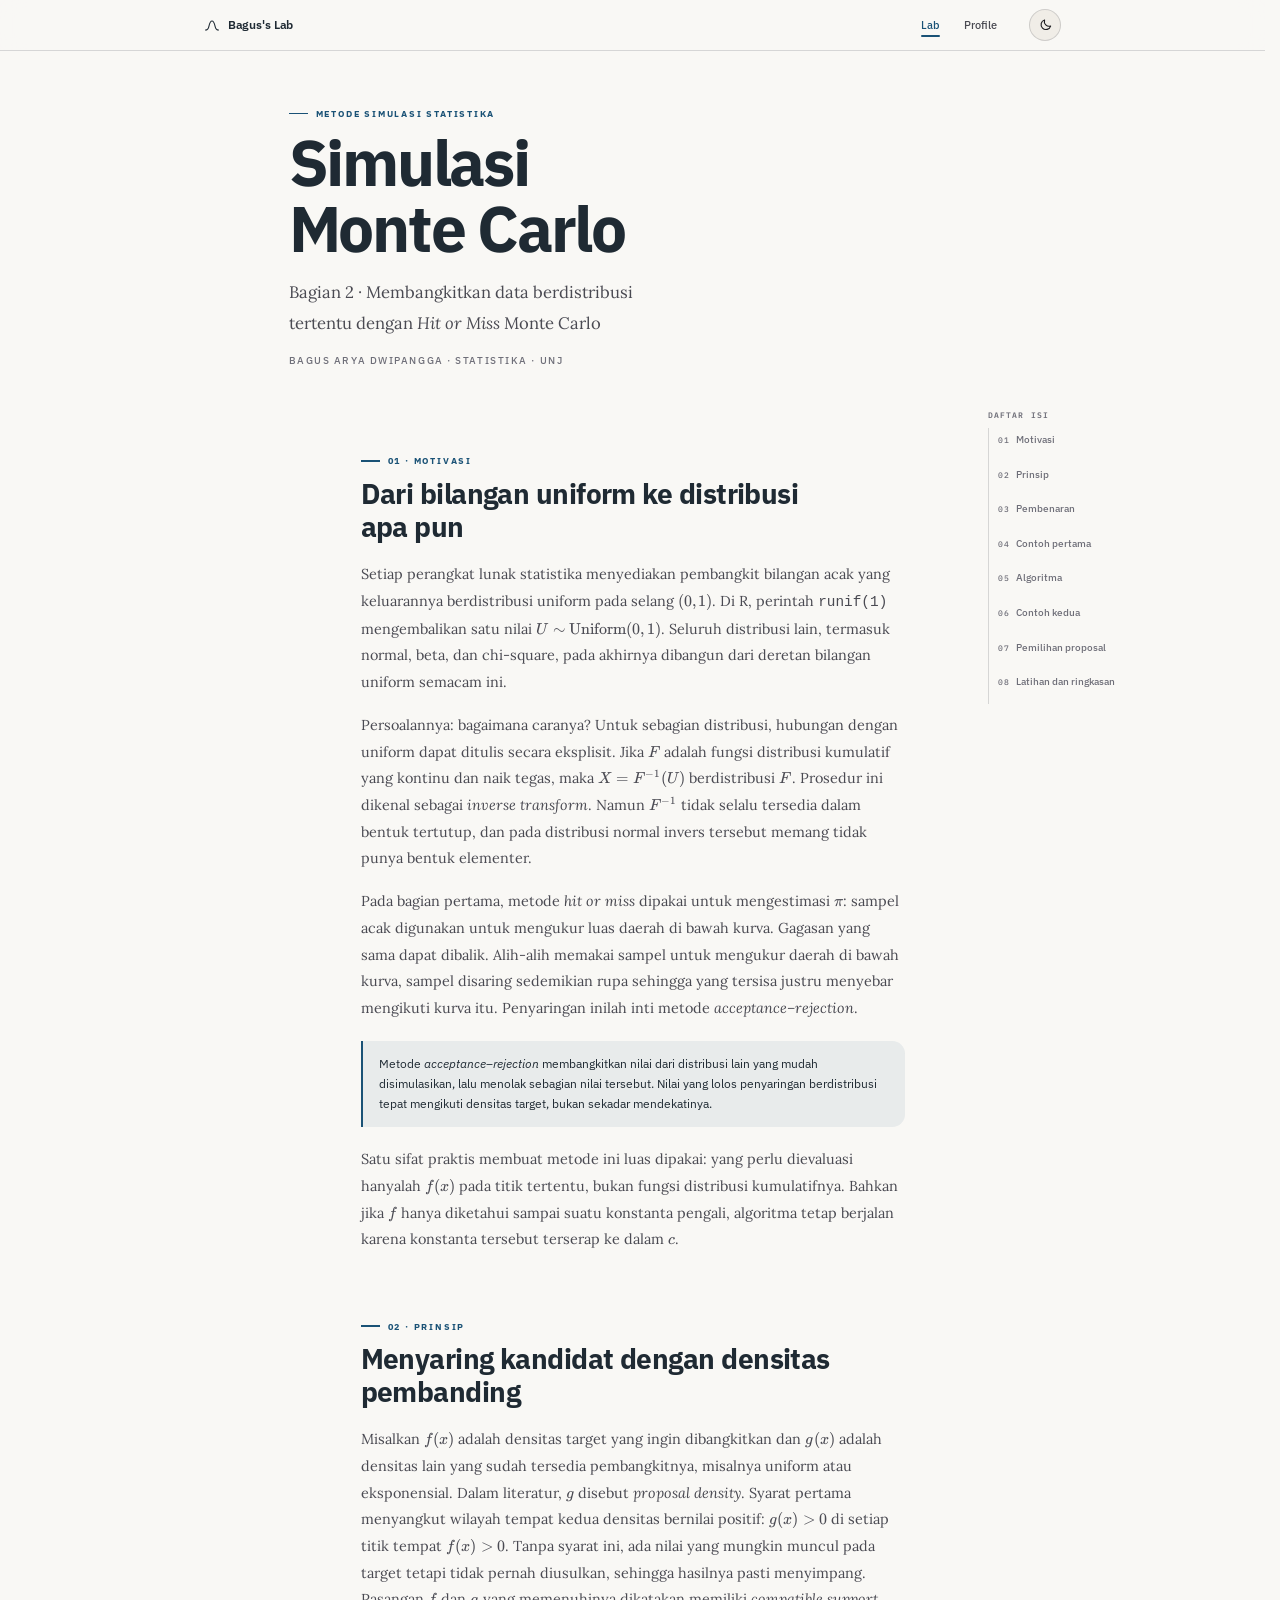
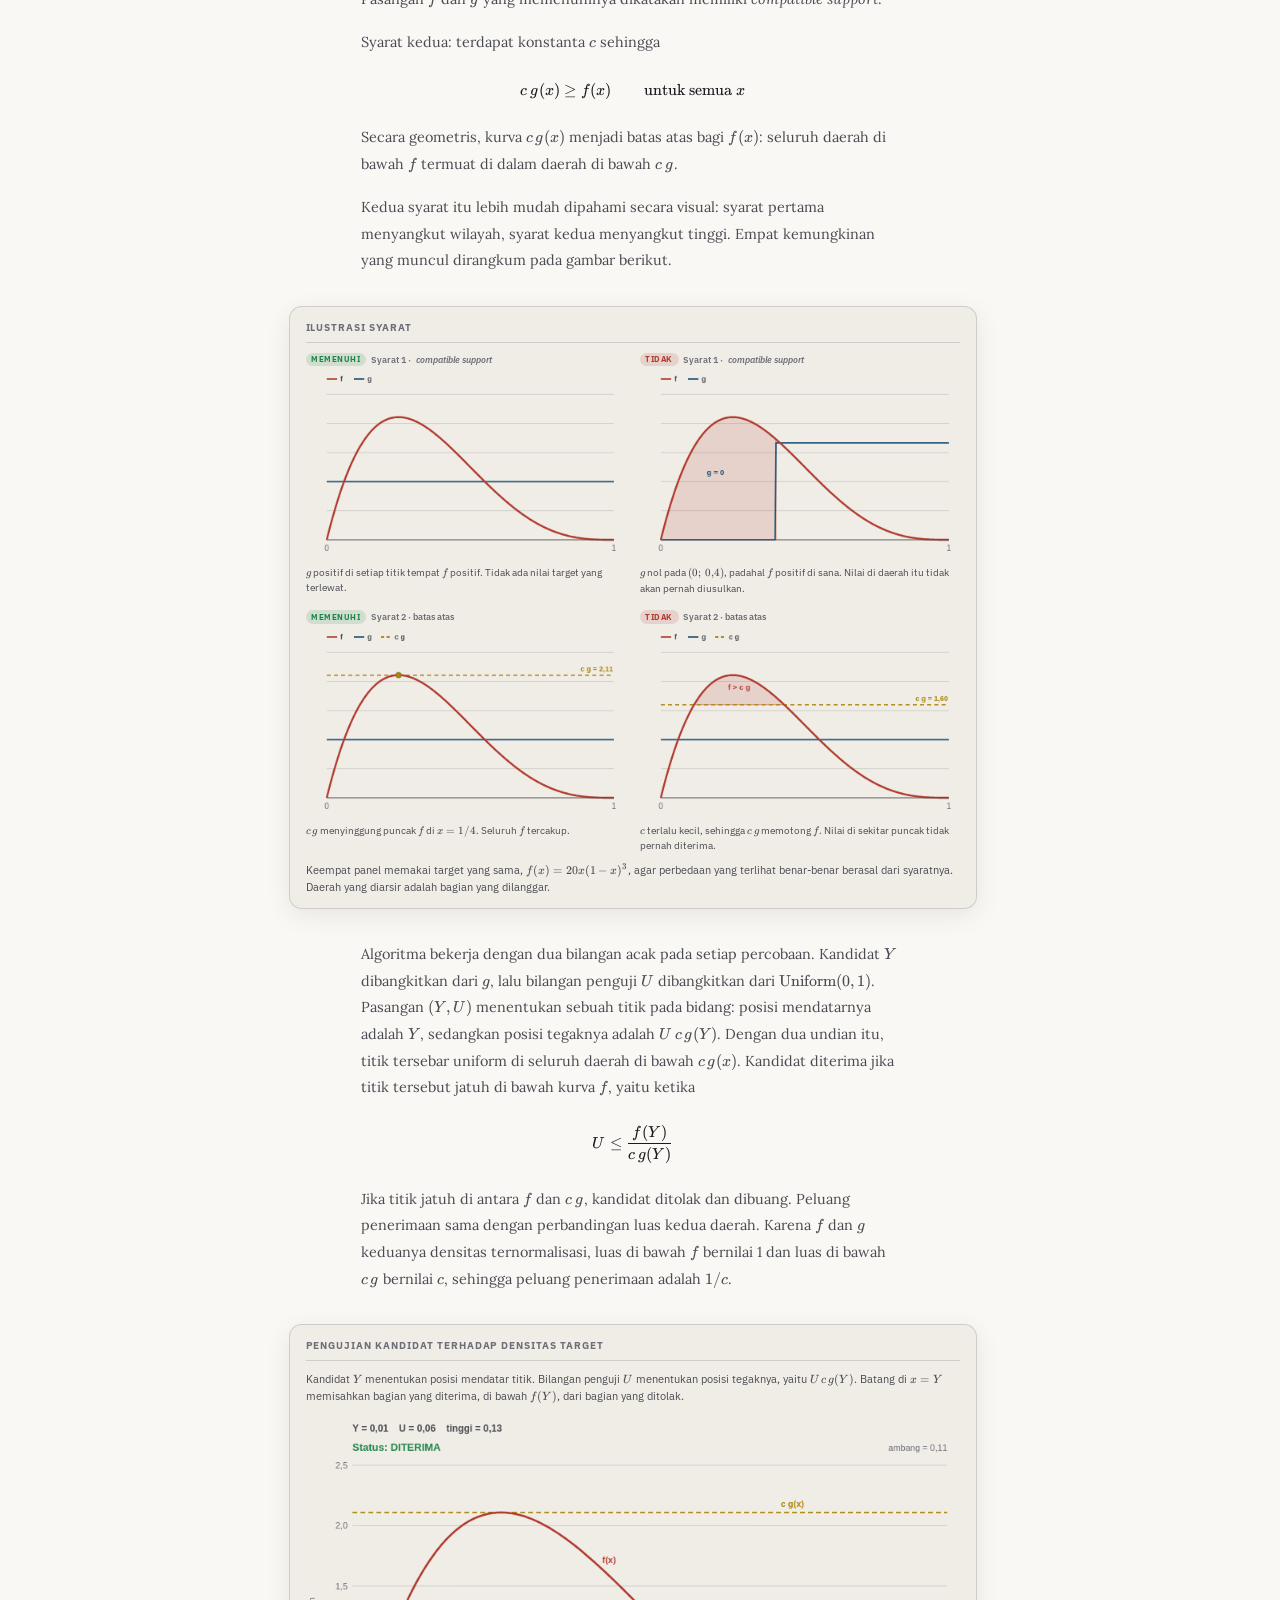
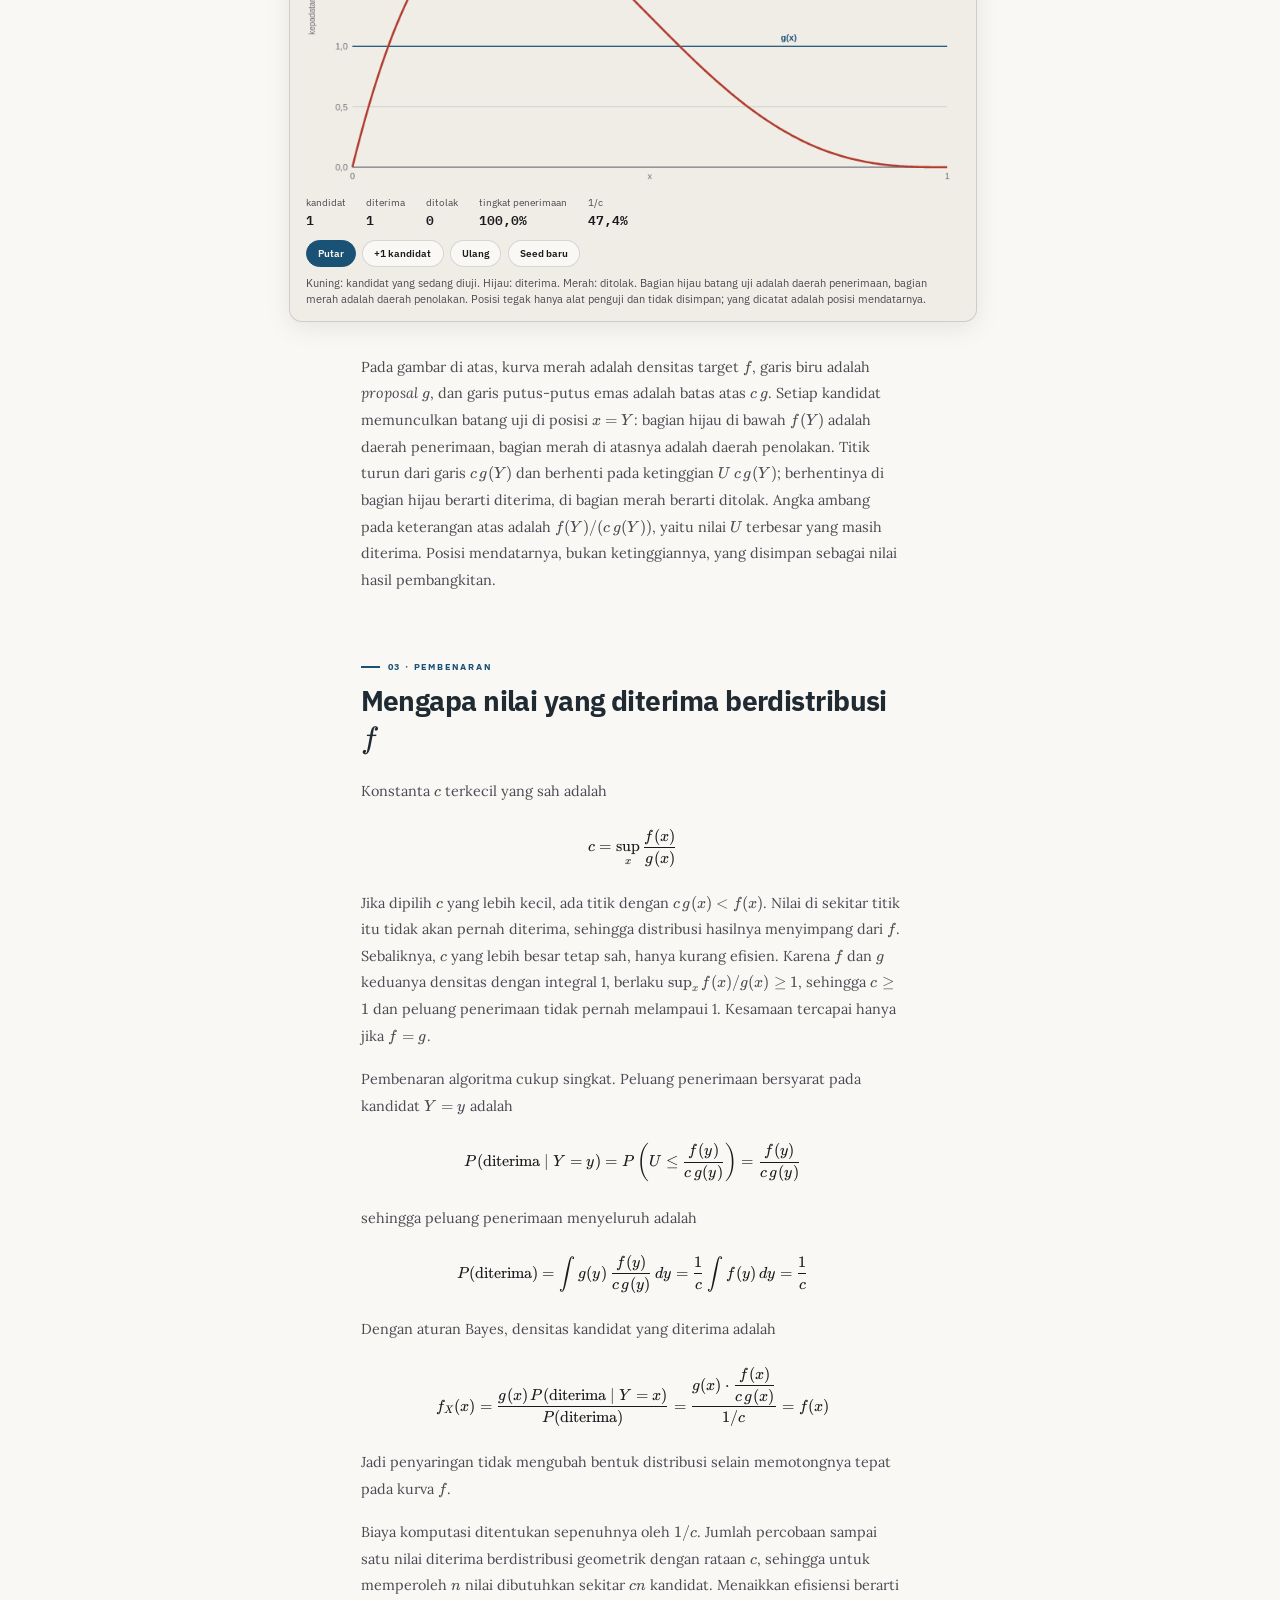
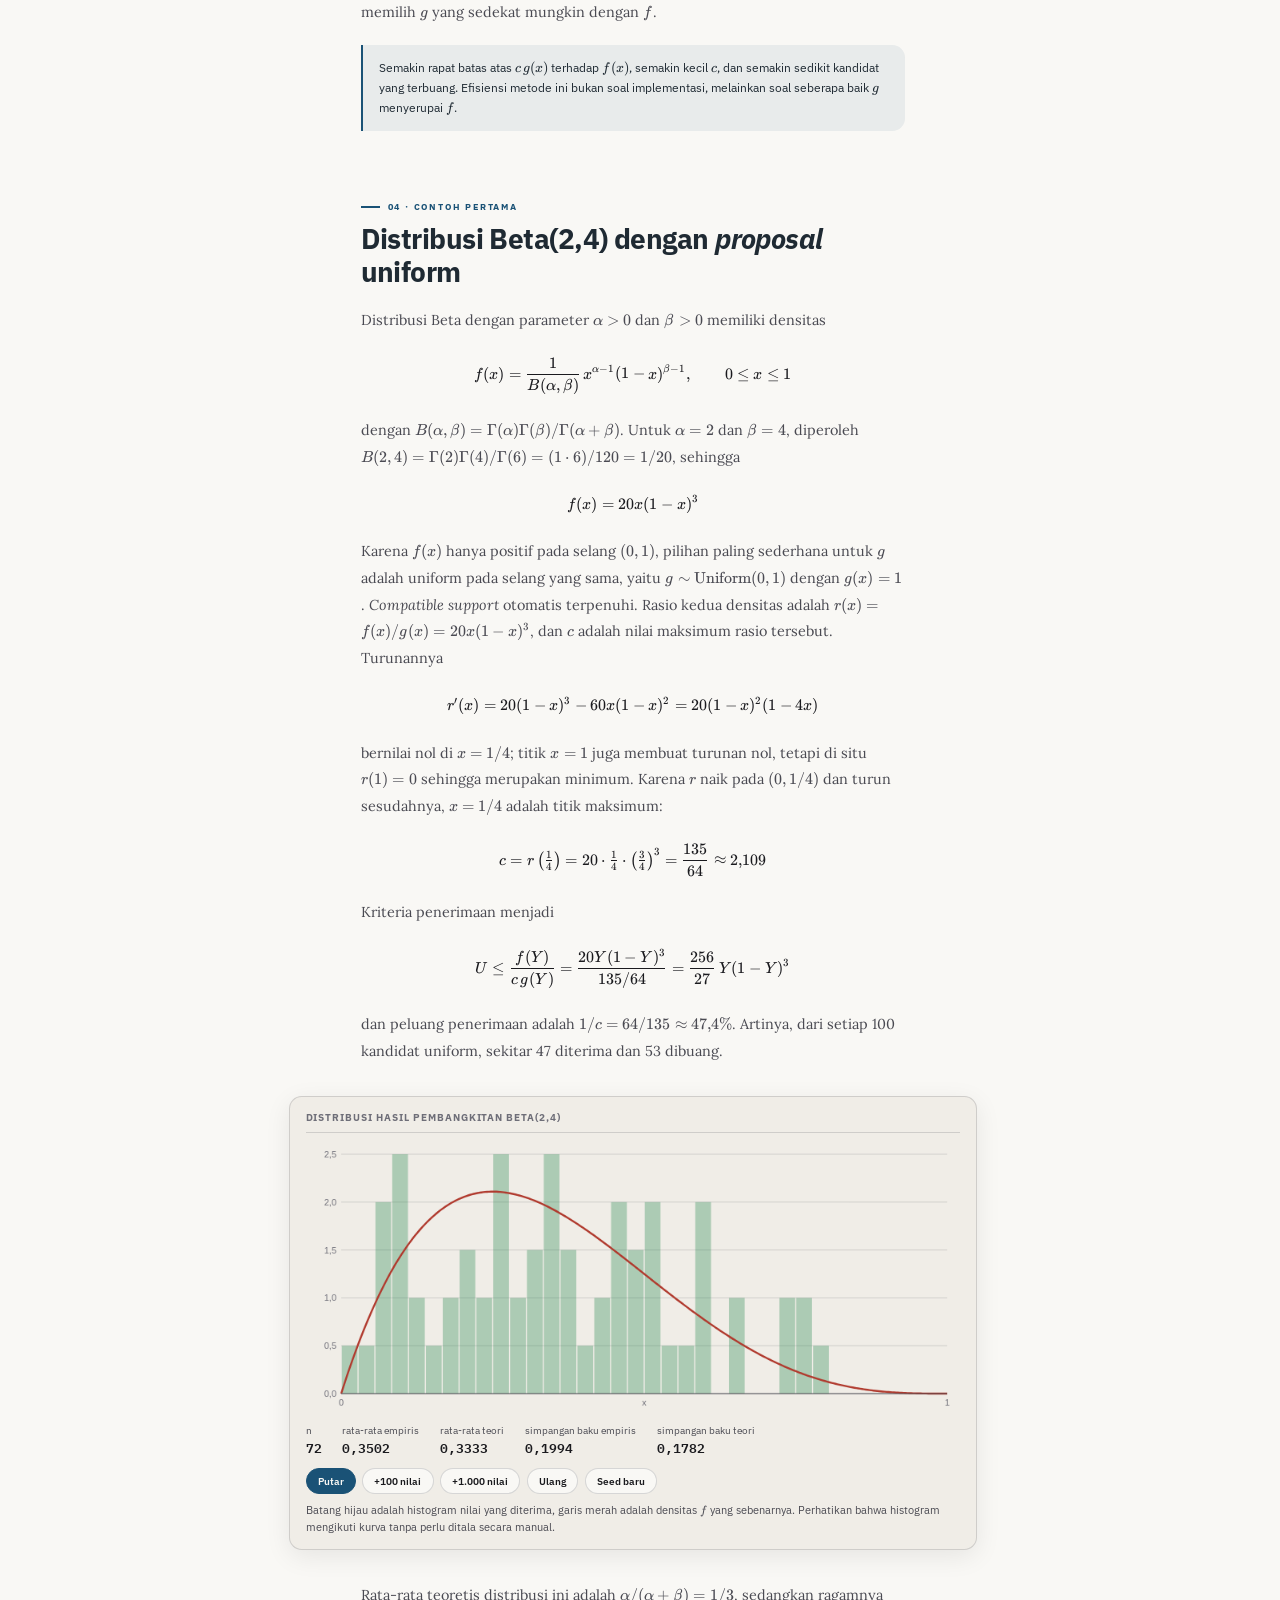
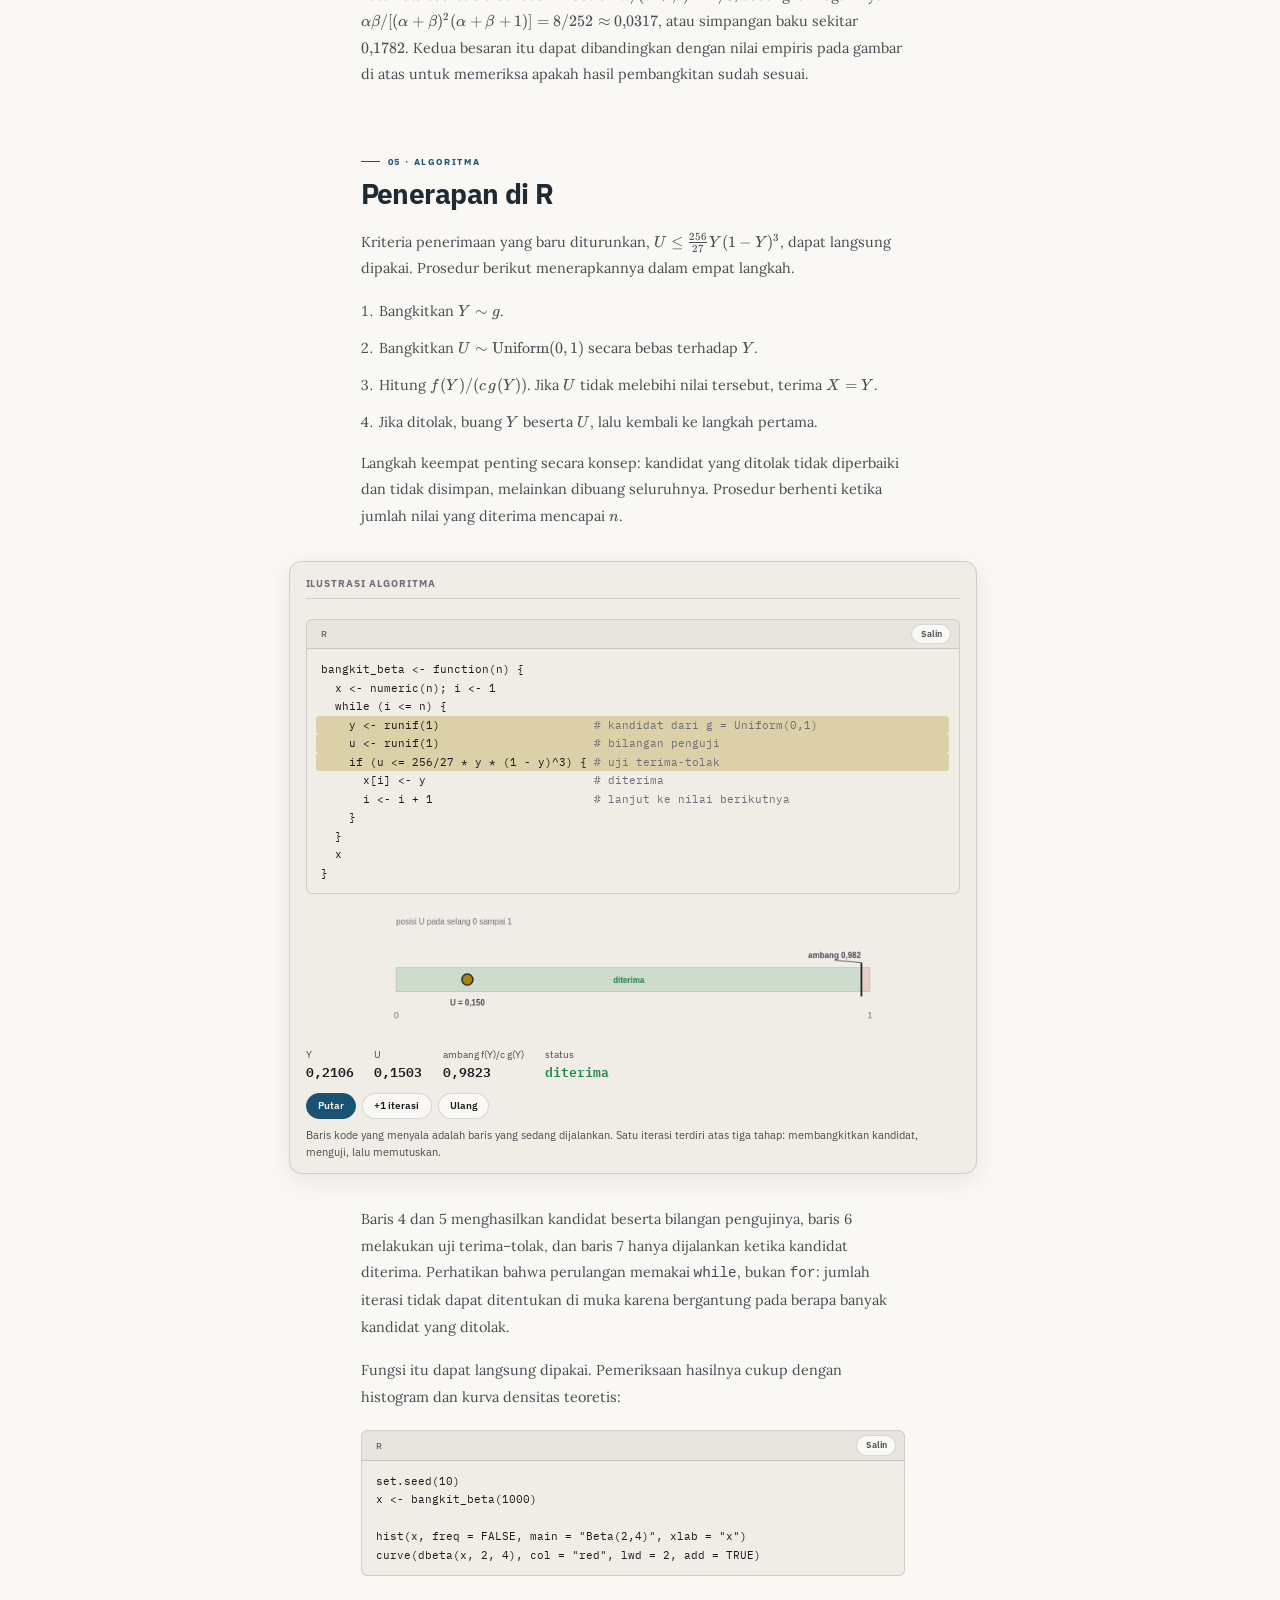
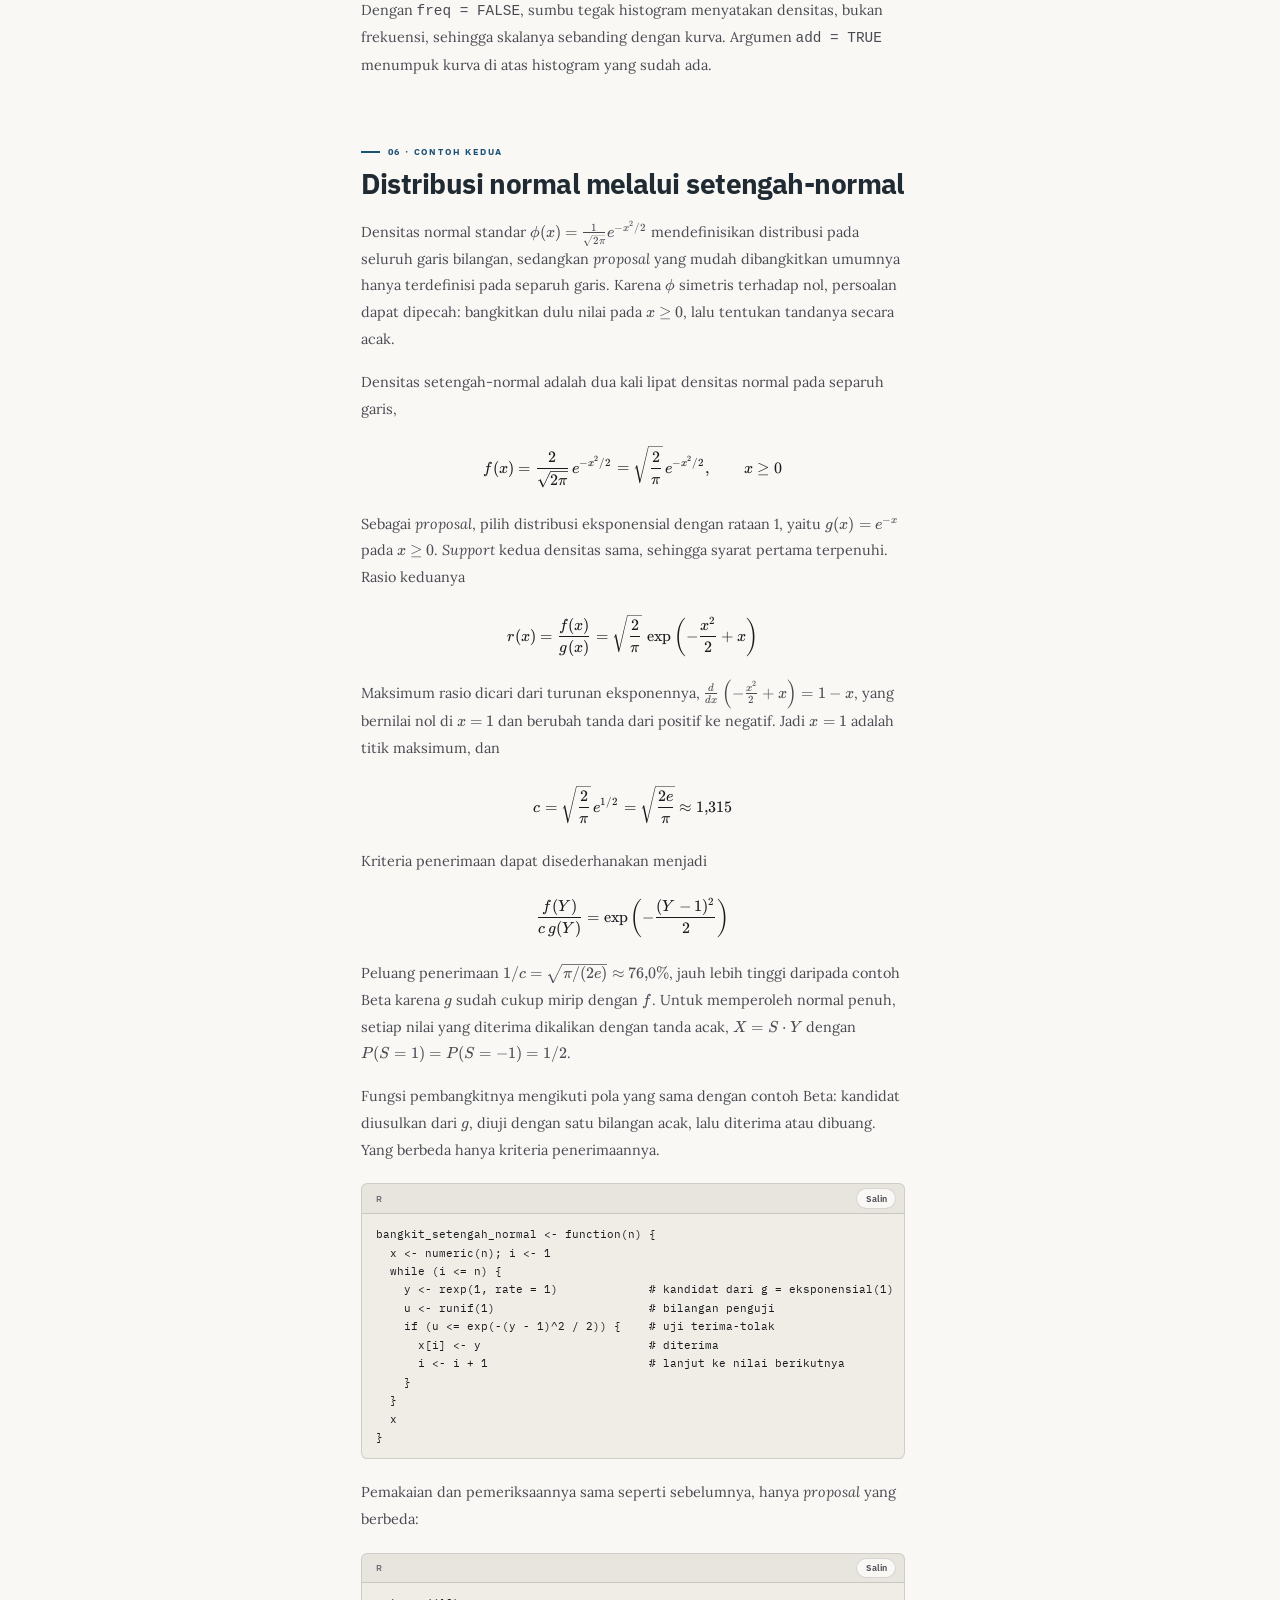
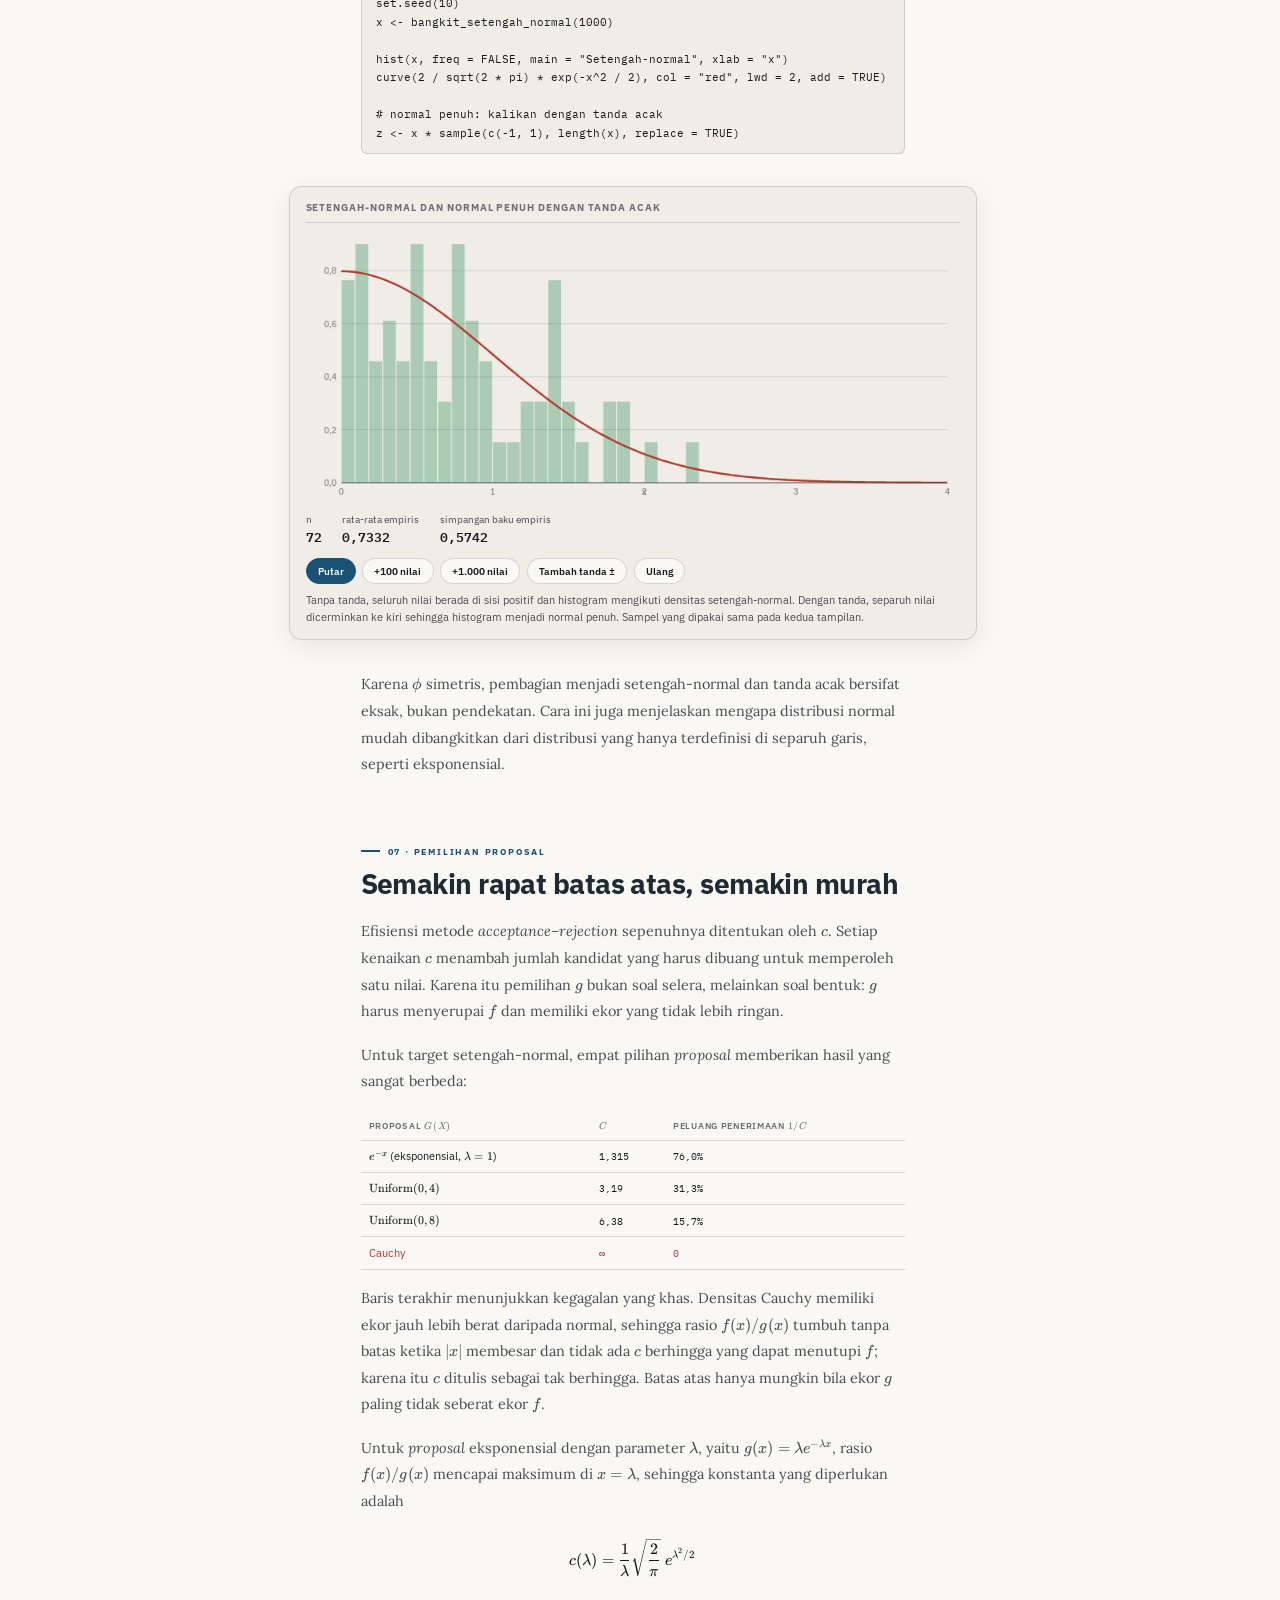
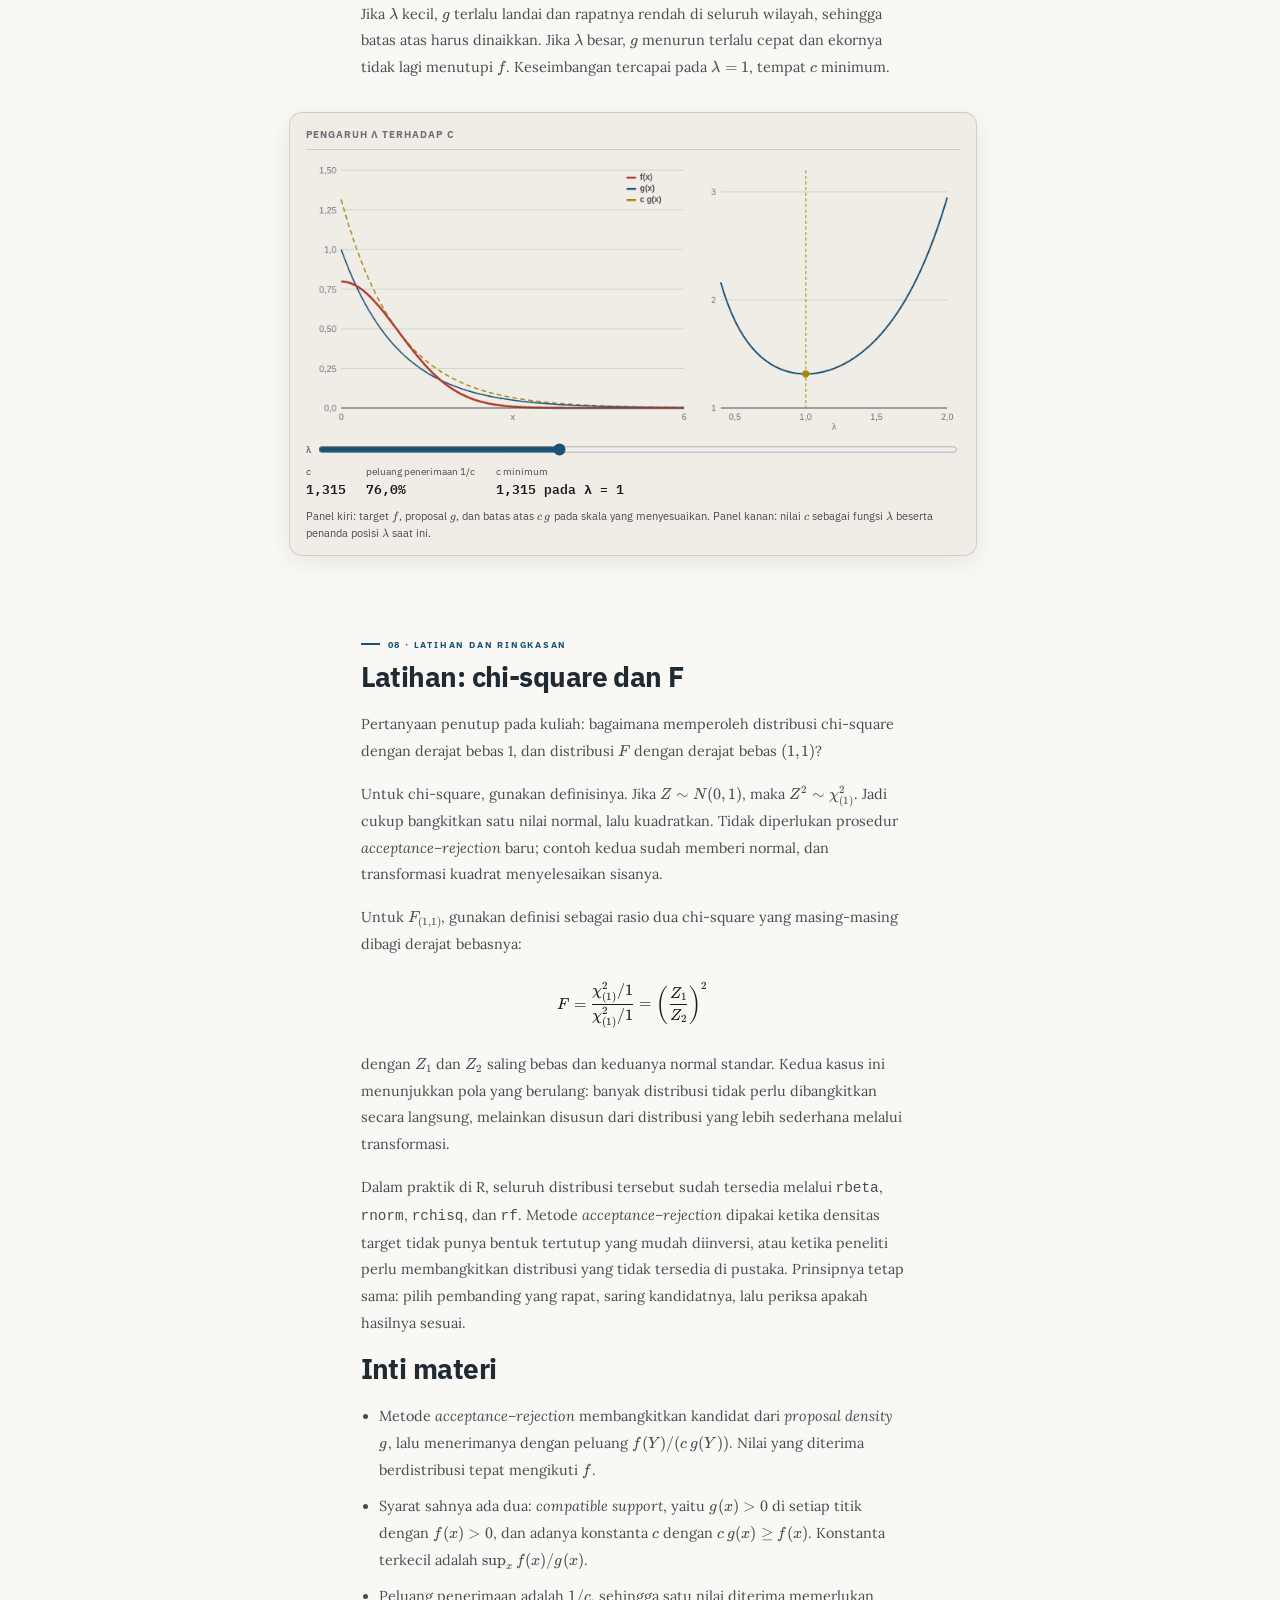
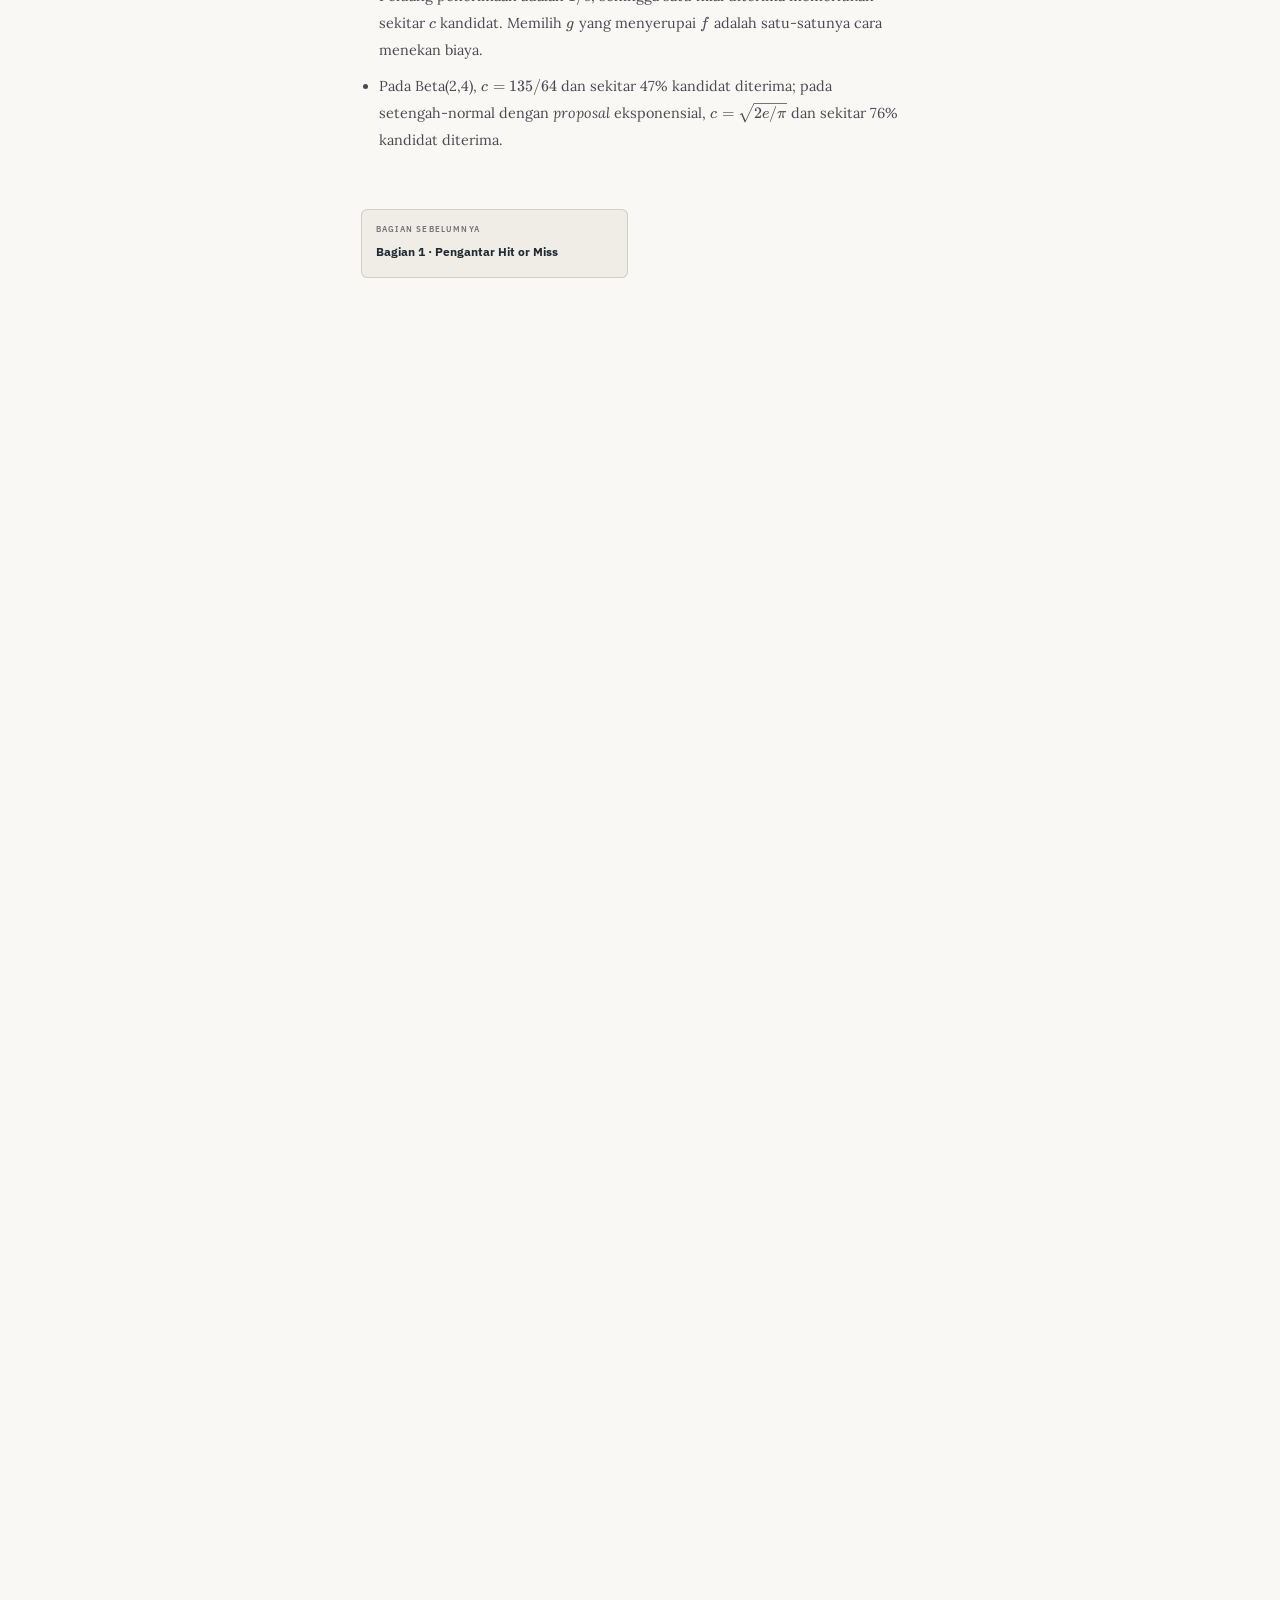
<file: materi/metode-simulasi-statistika/membangkitkan-data-berdistribusi/index.html>
<!doctype html>
<html lang="id" data-tema="terang">
<head>
<meta charset="utf-8">
<meta name="viewport" content="width=device-width, initial-scale=1">
<title>Simulasi Monte Carlo · Bagian 2 · Metode Simulasi Statistika</title>
<link rel="icon" href="data:image/svg+xml,<svg xmlns='http://www.w3.org/2000/svg' viewBox='0 0 32 32'><rect width='32' height='32' rx='8' fill='%231A5276'/><path d='M4 25c3.6 0 5-1.2 6.1-6.7C11 13 12.8 8.5 15.9 8.5s4.9 4.5 5.8 9.8C22.8 23.8 24.2 25 27.8 25' fill='none' stroke='%23F9F8F5' stroke-width='2.4' stroke-linecap='round'/></svg>">
<script>
  try {
    var t = localStorage.getItem('tema');
    if (t ? t === 'gelap' : matchMedia('(prefers-color-scheme: dark)').matches) {
      document.documentElement.dataset.tema = 'gelap';
    }
  } catch (e) {}
</script>
<link rel="stylesheet" href="../../../kit/vendor/katex/katex.min.css">
<link rel="stylesheet" href="../../../kit/kit.css">
<link rel="stylesheet" href="../../../kit/situs.css">
<style>
table.banding{width:100%;border-collapse:collapse;font:.85rem/1.55 var(--sans);margin:1.4em 0;color:var(--tinta-2)}
table.banding th,table.banding td{padding:9px 10px;border-bottom:1px solid var(--garis);text-align:left;vertical-align:middle}
table.banding th{font-weight:600;color:var(--tinta-redup);font-size:.7rem;letter-spacing:.08em;text-transform:uppercase}
table.banding td:first-child{color:var(--tinta)}
table.banding td.n{font-family:var(--mono);font-size:.82rem;white-space:nowrap;color:var(--tinta)}
table.banding tr.buruk td,table.banding tr.buruk td.n{color:var(--aksen-2)}
.kisi2{display:grid;grid-template-columns:1fr 1fr;gap:18px 18px;margin-bottom:4px}
.kisi2 .panel{min-width:0}
.kisi2 canvas{display:block;width:100%;border-radius:var(--radius)}
.panel-kepala{display:flex;flex-wrap:wrap;align-items:center;gap:6px;font:600 .7rem var(--sans);color:var(--tinta-redup);margin-bottom:7px}
.tag{padding:2px 7px;border-radius:999px;font:700 .6rem var(--sans);letter-spacing:.07em;text-transform:uppercase}
.tag.ok{background:color-mix(in srgb,var(--hijau) 15%,transparent);color:var(--hijau)}
.tag.no{background:color-mix(in srgb,var(--aksen-2) 15%,transparent);color:var(--aksen-2)}
.panel-ket{font:.78rem/1.55 var(--sans);color:var(--tinta-2);margin:7px 0 0}
.hero .sub{max-width:44ch}
@media(max-width:700px){
  .kisi2{grid-template-columns:1fr}
  #cv-terima{aspect-ratio:1.05/1!important}
  #cv-jejak{aspect-ratio:2.1/1!important}
  #cv-beta,#cv-normal{aspect-ratio:1.55/1!important}
  #cv-efisien{aspect-ratio:1.05/1!important}
  table.banding{font-size:.76rem;display:block;overflow-x:auto}
  table.banding th,table.banding td{padding:7px 6px}
  table.banding td.n{white-space:normal}
  table.banding th:nth-child(2),table.banding td:nth-child(2){width:22%}
}
</style>
</head>
<body class="materi" data-mk="simulasi">
<a class="lewati" href="#utama">Lewati ke konten</a>
<div id="progres"></div>

<header class="situs">
  <div class="situs-isi">
    <a class="merek" href="../../../index.html" aria-label="Bagus's Lab, beranda">
      <span class="merek-tanda" aria-hidden="true">
        <svg viewBox="0 0 32 32" fill="none" stroke="currentColor" stroke-width="2.2" stroke-linecap="round"><path d="M3 26c4 0 5.6-1.3 6.8-7.4C11 13.2 12.9 8 16 8s5 5.2 6.2 10.6C23.4 24.7 25 26 29 26"/></svg>
      </span>
      <span class="merek-teks">Bagus's Lab</span>
    </a>
    <nav class="situs-nav" aria-label="Navigasi utama">
      <a href="../../../index.html#arsip" aria-current="true">Lab</a>
      <a href="../../../profil.html">Profile</a>
    </nav>
    <button id="tema" aria-label="Aktifkan tema gelap" title="Ganti tema">
      <svg class="ikon-matahari" viewBox="0 0 24 24" fill="none" stroke="currentColor" stroke-width="2" stroke-linecap="round" stroke-linejoin="round" aria-hidden="true"><circle cx="12" cy="12" r="4.2"/><path d="M12 2v2.5M12 19.5V22M4.2 4.2l1.8 1.8M18 18l1.8 1.8M2 12h2.5M19.5 12H22M4.2 19.8 6 18M18 6l1.8-1.8"/></svg>
      <svg class="ikon-bulan" viewBox="0 0 24 24" fill="none" stroke="currentColor" stroke-width="2" stroke-linecap="round" stroke-linejoin="round" aria-hidden="true"><path d="M20.5 14.2A8.6 8.6 0 0 1 9.8 3.5a8.6 8.6 0 1 0 10.7 10.7z"/></svg>
    </button>
  </div>
</header>

<header class="hero">
  <div class="label-bagian">Metode Simulasi Statistika</div>
  <h1>Simulasi<br>Monte Carlo</h1>
  <p class="sub">Bagian 2 · Membangkitkan data berdistribusi tertentu dengan <i>Hit or Miss</i> Monte Carlo</p>
  <p class="identitas">Bagus Arya Dwipangga · Statistika · UNJ</p>
</header>

<main class="artikel" id="utama">

<section class="muncul">
  <div class="label-bagian">01 · Motivasi</div>
  <h2>Dari bilangan uniform ke distribusi apa&nbsp;pun</h2>
  <p>Setiap perangkat lunak statistika menyediakan pembangkit bilangan acak yang keluarannya berdistribusi uniform pada selang \((0,1)\). Di R, perintah <code>runif(1)</code> mengembalikan satu nilai \(U \sim \text{Uniform}(0,1)\). Seluruh distribusi lain, termasuk normal, beta, dan chi-square, pada akhirnya dibangun dari deretan bilangan uniform semacam ini.</p>
  <p>Persoalannya: bagaimana caranya? Untuk sebagian distribusi, hubungan dengan uniform dapat ditulis secara eksplisit. Jika \(F\) adalah fungsi distribusi kumulatif yang kontinu dan naik tegas, maka \(X = F^{-1}(U)\) berdistribusi \(F\). Prosedur ini dikenal sebagai <i>inverse transform</i>. Namun \(F^{-1}\) tidak selalu tersedia dalam bentuk tertutup, dan pada distribusi normal invers tersebut memang tidak punya bentuk elementer.</p>
  <p>Pada bagian pertama, metode <i>hit or miss</i> dipakai untuk mengestimasi \(\pi\): sampel acak digunakan untuk mengukur luas daerah di bawah kurva. Gagasan yang sama dapat dibalik. Alih-alih memakai sampel untuk mengukur daerah di bawah kurva, sampel disaring sedemikian rupa sehingga yang tersisa justru menyebar mengikuti kurva itu. Penyaringan inilah inti metode <i>acceptance–rejection</i>.</p>
  <div class="temuan">Metode <i>acceptance–rejection</i> membangkitkan nilai dari distribusi lain yang mudah disimulasikan, lalu menolak sebagian nilai tersebut. Nilai yang lolos penyaringan berdistribusi tepat mengikuti densitas target, bukan sekadar mendekatinya.</div>
  <p>Satu sifat praktis membuat metode ini luas dipakai: yang perlu dievaluasi hanyalah \(f(x)\) pada titik tertentu, bukan fungsi distribusi kumulatifnya. Bahkan jika \(f\) hanya diketahui sampai suatu konstanta pengali, algoritma tetap berjalan karena konstanta tersebut terserap ke dalam \(c\).</p>
</section>

<section class="muncul">
  <div class="label-bagian">02 · Prinsip</div>
  <h2>Menyaring kandidat dengan densitas pembanding</h2>
  <p>Misalkan \(f(x)\) adalah densitas target yang ingin dibangkitkan dan \(g(x)\) adalah densitas lain yang sudah tersedia pembangkitnya, misalnya uniform atau eksponensial. Dalam literatur, \(g\) disebut <i>proposal density</i>. Syarat pertama menyangkut wilayah tempat kedua densitas bernilai positif: \(g(x) > 0\) di setiap titik tempat \(f(x) > 0\). Tanpa syarat ini, ada nilai yang mungkin muncul pada target tetapi tidak pernah diusulkan, sehingga hasilnya pasti menyimpang. Pasangan \(f\) dan \(g\) yang memenuhinya dikatakan memiliki <i>compatible support</i>.</p>
  <p>Syarat kedua: terdapat konstanta \(c\) sehingga</p>
  <div class="math">$$c\,g(x) \ge f(x) \qquad \text{untuk semua } x$$</div>
  <p>Secara geometris, kurva \(c\,g(x)\) menjadi batas atas bagi \(f(x)\): seluruh daerah di bawah \(f\) termuat di dalam daerah di bawah \(c\,g\).</p>
  <p>Kedua syarat itu lebih mudah dipahami secara visual: syarat pertama menyangkut wilayah, syarat kedua menyangkut tinggi. Empat kemungkinan yang muncul dirangkum pada gambar berikut.</p>
  <div class="fig" id="fig-syarat">
    <h3 class="fig-judul">Ilustrasi syarat</h3>
    <div class="kisi2">
      <div class="panel">
        <div class="panel-kepala"><span class="tag ok">Memenuhi</span>Syarat 1 · <i>compatible support</i></div>
        <canvas id="cv-s1a" style="aspect-ratio:1.7/1" role="img" aria-label="Densitas target f dan proposal uniform g, keduanya positif pada seluruh selang nol sampai satu"></canvas>
        <p class="panel-ket">\(g\) positif di setiap titik tempat \(f\) positif. Tidak ada nilai target yang terlewat.</p>
      </div>
      <div class="panel">
        <div class="panel-kepala"><span class="tag no">Tidak</span>Syarat 1 · <i>compatible support</i></div>
        <canvas id="cv-s1b" style="aspect-ratio:1.7/1" role="img" aria-label="Proposal g bernilai nol pada selang nol sampai nol koma empat, sedangkan target f tetap positif di sana sehingga sebagian nilai tidak pernah diusulkan"></canvas>
        <p class="panel-ket">\(g\) nol pada \((0;\,0{,}4)\), padahal \(f\) positif di sana. Nilai di daerah itu tidak akan pernah diusulkan.</p>
      </div>
      <div class="panel">
        <div class="panel-kepala"><span class="tag ok">Memenuhi</span>Syarat 2 · batas atas</div>
        <canvas id="cv-s2a" style="aspect-ratio:1.7/1" role="img" aria-label="Kurva c g menyinggung puncak densitas target f di x sama dengan seperempat, sehingga seluruh f tercakup"></canvas>
        <p class="panel-ket">\(c\,g\) menyinggung puncak \(f\) di \(x = 1/4\). Seluruh \(f\) tercakup.</p>
      </div>
      <div class="panel">
        <div class="panel-kepala"><span class="tag no">Tidak</span>Syarat 2 · batas atas</div>
        <canvas id="cv-s2b" style="aspect-ratio:1.7/1" role="img" aria-label="Konstanta c terlalu kecil sehingga kurva c g memotong densitas target f; daerah di sekitar puncak berada di atas batas atas"></canvas>
        <p class="panel-ket">\(c\) terlalu kecil, sehingga \(c\,g\) memotong \(f\). Nilai di sekitar puncak tidak pernah diterima.</p>
      </div>
    </div>
    <p class="fig-ket">Keempat panel memakai target yang sama, \(f(x) = 20x(1-x)^3\), agar perbedaan yang terlihat benar-benar berasal dari syaratnya. Daerah yang diarsir adalah bagian yang dilanggar.</p>
  </div>
  <p>Algoritma bekerja dengan dua bilangan acak pada setiap percobaan. Kandidat \(Y\) dibangkitkan dari \(g\), lalu bilangan penguji \(U\) dibangkitkan dari \(\text{Uniform}(0,1)\). Pasangan \((Y, U)\) menentukan sebuah titik pada bidang: posisi mendatarnya adalah \(Y\), sedangkan posisi tegaknya adalah \(U\,c\,g(Y)\). Dengan dua undian itu, titik tersebar uniform di seluruh daerah di bawah \(c\,g(x)\). Kandidat diterima jika titik tersebut jatuh di bawah kurva \(f\), yaitu ketika</p>
  <div class="math">$$U \le \frac{f(Y)}{c\,g(Y)}$$</div>
  <p>Jika titik jatuh di antara \(f\) dan \(c\,g\), kandidat ditolak dan dibuang. Peluang penerimaan sama dengan perbandingan luas kedua daerah. Karena \(f\) dan \(g\) keduanya densitas ternormalisasi, luas di bawah \(f\) bernilai 1 dan luas di bawah \(c\,g\) bernilai \(c\), sehingga peluang penerimaan adalah \(1/c\).</p>
  <div class="fig" id="fig-terima">
    <h3 class="fig-judul">Pengujian kandidat terhadap densitas target</h3>
    <p class="fig-ket" style="margin:0 0 12px">Kandidat \(Y\) menentukan posisi mendatar titik. Bilangan penguji \(U\) menentukan posisi tegaknya, yaitu \(U\,c\,g(Y)\). Batang di \(x = Y\) memisahkan bagian yang diterima, di bawah \(f(Y)\), dari bagian yang ditolak.</p>
    <canvas id="cv-terima" style="aspect-ratio:1.75/1" role="img" aria-label="Kurva densitas target f, proposal g, dan batas atas c g; satu kandidat turun dari garis c g pada posisi Y, dengan batang uji yang memisahkan daerah terima di bawah f dari daerah tolak di atasnya; keterangan Y, U, tinggi, ambang, dan status ditampilkan di atas plot"></canvas>
    <div class="grid"><span>kandidat<b id="t-n">0</b></span><span>diterima<b id="t-a">0</b></span><span>ditolak<b id="t-r">0</b></span><span>tingkat penerimaan<b id="t-p">-</b></span><span>1/c<b id="t-pc">47,4%</b></span></div>
    <div class="ctl"><button class="btn p" id="t-play">Putar</button><button class="btn" id="t-1">+1 kandidat</button><button class="btn" id="t-reset">Ulang</button><button class="btn" id="t-seed">Seed baru</button></div>
    <p class="fig-ket">Kuning: kandidat yang sedang diuji. Hijau: diterima. Merah: ditolak. Bagian hijau batang uji adalah daerah penerimaan, bagian merah adalah daerah penolakan. Posisi tegak hanya alat penguji dan tidak disimpan; yang dicatat adalah posisi mendatarnya.</p>
  </div>
  <p>Pada gambar di atas, kurva merah adalah densitas target \(f\), garis biru adalah <i>proposal</i> \(g\), dan garis putus-putus emas adalah batas atas \(c\,g\). Setiap kandidat memunculkan batang uji di posisi \(x = Y\): bagian hijau di bawah \(f(Y)\) adalah daerah penerimaan, bagian merah di atasnya adalah daerah penolakan. Titik turun dari garis \(c\,g(Y)\) dan berhenti pada ketinggian \(U\,c\,g(Y)\); berhentinya di bagian hijau berarti diterima, di bagian merah berarti ditolak. Angka ambang pada keterangan atas adalah \(f(Y)/(c\,g(Y))\), yaitu nilai \(U\) terbesar yang masih diterima. Posisi mendatarnya, bukan ketinggiannya, yang disimpan sebagai nilai hasil pembangkitan.</p>
</section>

<section class="muncul">
  <div class="label-bagian">03 · Pembenaran</div>
  <h2>Mengapa nilai yang diterima berdistribusi \(f\)</h2>
  <p>Konstanta \(c\) terkecil yang sah adalah</p>
  <div class="math">$$c = \sup_x \frac{f(x)}{g(x)}$$</div>
  <p>Jika dipilih \(c\) yang lebih kecil, ada titik dengan \(c\,g(x) < f(x)\). Nilai di sekitar titik itu tidak akan pernah diterima, sehingga distribusi hasilnya menyimpang dari \(f\). Sebaliknya, \(c\) yang lebih besar tetap sah, hanya kurang efisien. Karena \(f\) dan \(g\) keduanya densitas dengan integral 1, berlaku \(\sup_x f(x)/g(x) \ge 1\), sehingga \(c \ge 1\) dan peluang penerimaan tidak pernah melampaui 1. Kesamaan tercapai hanya jika \(f = g\).</p>
  <p>Pembenaran algoritma cukup singkat. Peluang penerimaan bersyarat pada kandidat \(Y = y\) adalah</p>
  <div class="math">$$P(\text{diterima} \mid Y = y) = P\left(U \le \frac{f(y)}{c\,g(y)}\right) = \frac{f(y)}{c\,g(y)}$$</div>
  <p>sehingga peluang penerimaan menyeluruh adalah</p>
  <div class="math">$$P(\text{diterima}) = \int g(y)\,\frac{f(y)}{c\,g(y)}\,dy = \frac{1}{c}\int f(y)\,dy = \frac{1}{c}$$</div>
  <p>Dengan aturan Bayes, densitas kandidat yang diterima adalah</p>
  <div class="math">$$f_X(x) = \frac{g(x)\,P(\text{diterima}\mid Y = x)}{P(\text{diterima})} = \frac{g(x)\cdot \dfrac{f(x)}{c\,g(x)}}{1/c} = f(x)$$</div>
  <p>Jadi penyaringan tidak mengubah bentuk distribusi selain memotongnya tepat pada kurva \(f\).</p>
  <p>Biaya komputasi ditentukan sepenuhnya oleh \(1/c\). Jumlah percobaan sampai satu nilai diterima berdistribusi geometrik dengan rataan \(c\), sehingga untuk memperoleh \(n\) nilai dibutuhkan sekitar \(cn\) kandidat. Menaikkan efisiensi berarti memilih \(g\) yang sedekat mungkin dengan \(f\).</p>
  <div class="temuan">Semakin rapat batas atas \(c\,g(x)\) terhadap \(f(x)\), semakin kecil \(c\), dan semakin sedikit kandidat yang terbuang. Efisiensi metode ini bukan soal implementasi, melainkan soal seberapa baik \(g\) menyerupai \(f\).</div>
</section>

<section class="muncul">
  <div class="label-bagian">04 · Contoh pertama</div>
  <h2>Distribusi Beta(2,4) dengan <i>proposal</i> uniform</h2>
  <p>Distribusi Beta dengan parameter \(\alpha > 0\) dan \(\beta > 0\) memiliki densitas</p>
  <div class="math">$$f(x) = \frac{1}{B(\alpha,\beta)}\,x^{\alpha-1}(1-x)^{\beta-1}, \qquad 0 \le x \le 1$$</div>
  <p>dengan \(B(\alpha,\beta) = \Gamma(\alpha)\Gamma(\beta)/\Gamma(\alpha+\beta)\). Untuk \(\alpha = 2\) dan \(\beta = 4\), diperoleh \(B(2,4) = \Gamma(2)\Gamma(4)/\Gamma(6) = (1\cdot 6)/120 = 1/20\), sehingga</p>
  <div class="math">$$f(x) = 20x(1-x)^3$$</div>
  <p>Karena \(f(x)\) hanya positif pada selang \((0,1)\), pilihan paling sederhana untuk \(g\) adalah uniform pada selang yang sama, yaitu \(g \sim \text{Uniform}(0,1)\) dengan \(g(x) = 1\). <i>Compatible support</i> otomatis terpenuhi. Rasio kedua densitas adalah \(r(x) = f(x)/g(x) = 20x(1-x)^3\), dan \(c\) adalah nilai maksimum rasio tersebut. Turunannya</p>
  <div class="math">$$r'(x) = 20(1-x)^3 - 60x(1-x)^2 = 20(1-x)^2(1-4x)$$</div>
  <p>bernilai nol di \(x = 1/4\); titik \(x = 1\) juga membuat turunan nol, tetapi di situ \(r(1) = 0\) sehingga merupakan minimum. Karena \(r\) naik pada \((0, 1/4)\) dan turun sesudahnya, \(x = 1/4\) adalah titik maksimum:</p>
  <div class="math">$$c = r\left(\tfrac{1}{4}\right) = 20\cdot\tfrac{1}{4}\cdot\left(\tfrac{3}{4}\right)^{3} = \frac{135}{64} \approx 2{,}109$$</div>
  <p>Kriteria penerimaan menjadi</p>
  <div class="math">$$U \le \frac{f(Y)}{c\,g(Y)} = \frac{20Y(1-Y)^3}{135/64} = \frac{256}{27}\,Y(1-Y)^3$$</div>
  <p>dan peluang penerimaan adalah \(1/c = 64/135 \approx 47{,}4\%\). Artinya, dari setiap 100 kandidat uniform, sekitar 47 diterima dan 53 dibuang.</p>
  <div class="fig" id="fig-beta">
    <h3 class="fig-judul">Distribusi hasil pembangkitan Beta(2,4)</h3>
    <canvas id="cv-beta" style="aspect-ratio:2.4/1" role="img" aria-label="Histogram nilai yang dibangkitkan dengan metode terima-tolak dibandingkan dengan kurva densitas Beta(2,4)"></canvas>
    <div class="grid"><span>n<b id="b-n">0</b></span><span>rata-rata empiris<b id="b-m">-</b></span><span>rata-rata teori<b>0,3333</b></span><span>simpangan baku empiris<b id="b-s">-</b></span><span>simpangan baku teori<b>0,1782</b></span></div>
    <div class="ctl"><button class="btn p" id="b-play">Putar</button><button class="btn" id="b-100">+100 nilai</button><button class="btn" id="b-1000">+1.000 nilai</button><button class="btn" id="b-reset">Ulang</button><button class="btn" id="b-seed">Seed baru</button></div>
    <p class="fig-ket">Batang hijau adalah histogram nilai yang diterima, garis merah adalah densitas \(f\) yang sebenarnya. Perhatikan bahwa histogram mengikuti kurva tanpa perlu ditala secara manual.</p>
  </div>
  <p>Rata-rata teoretis distribusi ini adalah \(\alpha/(\alpha+\beta) = 1/3\), sedangkan ragamnya \(\alpha\beta/[(\alpha+\beta)^2(\alpha+\beta+1)] = 8/252 \approx 0{,}0317\), atau simpangan baku sekitar \(0{,}1782\). Kedua besaran itu dapat dibandingkan dengan nilai empiris pada gambar di atas untuk memeriksa apakah hasil pembangkitan sudah sesuai.</p>
</section>

<section class="muncul">
  <div class="label-bagian">05 · Algoritma</div>
  <h2>Penerapan di R</h2>
  <p>Kriteria penerimaan yang baru diturunkan, \(U \le \tfrac{256}{27}Y(1-Y)^3\), dapat langsung dipakai. Prosedur berikut menerapkannya dalam empat langkah.</p>
  <ol>
    <li>Bangkitkan \(Y \sim g\).</li>
    <li>Bangkitkan \(U \sim \text{Uniform}(0,1)\) secara bebas terhadap \(Y\).</li>
    <li>Hitung \(f(Y)/(c\,g(Y))\). Jika \(U\) tidak melebihi nilai tersebut, terima \(X = Y\).</li>
    <li>Jika ditolak, buang \(Y\) beserta \(U\), lalu kembali ke langkah pertama.</li>
  </ol>
  <p>Langkah keempat penting secara konsep: kandidat yang ditolak tidak diperbaiki dan tidak disimpan, melainkan dibuang seluruhnya. Prosedur berhenti ketika jumlah nilai yang diterima mencapai \(n\).</p>
  <div class="fig" id="fig-jejak">
    <h3 class="fig-judul">Ilustrasi algoritma</h3>
    <div class="kode"><pre><span class="baris" data-b="1">bangkit_beta &lt;- function(n) {</span><span class="baris" data-b="2">  x &lt;- numeric(n); i &lt;- 1</span><span class="baris" data-b="3">  while (i &lt;= n) {</span><span class="baris" data-b="4">    y &lt;- runif(1)                      <span class="kom"># kandidat dari g = Uniform(0,1)</span></span><span class="baris" data-b="5">    u &lt;- runif(1)                      <span class="kom"># bilangan penguji</span></span><span class="baris" data-b="6">    if (u &lt;= 256/27 * y * (1 - y)^3) { <span class="kom"># uji terima-tolak</span></span><span class="baris" data-b="7">      x[i] &lt;- y                        <span class="kom"># diterima</span></span><span class="baris" data-b="8">      i &lt;- i + 1                       <span class="kom"># lanjut ke nilai berikutnya</span></span><span class="baris" data-b="9">    }</span><span class="baris" data-b="10">  }</span><span class="baris" data-b="11">  x</span><span class="baris" data-b="12">}</span></pre></div>
    <canvas id="cv-jejak" style="aspect-ratio:4.2/1;max-width:660px;margin:14px auto 0" role="img" aria-label="Bilangan penguji U dibandingkan dengan ambang f dari Y dibagi c g dari Y; U di kiri ambang berarti kandidat diterima"></canvas>
    <div class="grid"><span>Y<b id="j-y">-</b></span><span>U<b id="j-u">-</b></span><span>ambang f(Y)/c g(Y)<b id="j-a">-</b></span><span>status<b id="j-s">-</b></span></div>
    <div class="ctl"><button class="btn p" id="j-play">Putar</button><button class="btn" id="j-1">+1 iterasi</button><button class="btn" id="j-reset">Ulang</button></div>
    <p class="fig-ket">Baris kode yang menyala adalah baris yang sedang dijalankan. Satu iterasi terdiri atas tiga tahap: membangkitkan kandidat, menguji, lalu memutuskan.</p>
  </div>
  <p>Baris 4 dan 5 menghasilkan kandidat beserta bilangan pengujinya, baris 6 melakukan uji terima–tolak, dan baris 7 hanya dijalankan ketika kandidat diterima. Perhatikan bahwa perulangan memakai <code>while</code>, bukan <code>for</code>: jumlah iterasi tidak dapat ditentukan di muka karena bergantung pada berapa banyak kandidat yang ditolak.</p>
  <p>Fungsi itu dapat langsung dipakai. Pemeriksaan hasilnya cukup dengan histogram dan kurva densitas teoretis:</p>
  <div class="kode"><pre>set.seed(10)
x &lt;- bangkit_beta(1000)

hist(x, freq = FALSE, main = "Beta(2,4)", xlab = "x")
curve(dbeta(x, 2, 4), col = "red", lwd = 2, add = TRUE)</pre></div>
  <p>Dengan <code>freq = FALSE</code>, sumbu tegak histogram menyatakan densitas, bukan frekuensi, sehingga skalanya sebanding dengan kurva. Argumen <code>add = TRUE</code> menumpuk kurva di atas histogram yang sudah ada.</p>
</section>

<section class="muncul">
  <div class="label-bagian">06 · Contoh kedua</div>
  <h2>Distribusi normal melalui setengah-normal</h2>
  <p>Densitas normal standar \(\phi(x) = \frac{1}{\sqrt{2\pi}}e^{-x^2/2}\) mendefinisikan distribusi pada seluruh garis bilangan, sedangkan <i>proposal</i> yang mudah dibangkitkan umumnya hanya terdefinisi pada separuh garis. Karena \(\phi\) simetris terhadap nol, persoalan dapat dipecah: bangkitkan dulu nilai pada \(x \ge 0\), lalu tentukan tandanya secara acak.</p>
  <p>Densitas setengah-normal adalah dua kali lipat densitas normal pada separuh garis,</p>
  <div class="math">$$f(x) = \frac{2}{\sqrt{2\pi}}\,e^{-x^2/2} = \sqrt{\frac{2}{\pi}}\,e^{-x^2/2}, \qquad x \ge 0$$</div>
  <p>Sebagai <i>proposal</i>, pilih distribusi eksponensial dengan rataan 1, yaitu \(g(x) = e^{-x}\) pada \(x \ge 0\). <i>Support</i> kedua densitas sama, sehingga syarat pertama terpenuhi. Rasio keduanya</p>
  <div class="math">$$r(x) = \frac{f(x)}{g(x)} = \sqrt{\frac{2}{\pi}}\,\exp\left(-\frac{x^2}{2} + x\right)$$</div>
  <p>Maksimum rasio dicari dari turunan eksponennya, \(\frac{d}{dx}\left(-\frac{x^2}{2}+x\right) = 1-x\), yang bernilai nol di \(x=1\) dan berubah tanda dari positif ke negatif. Jadi \(x=1\) adalah titik maksimum, dan</p>
  <div class="math">$$c = \sqrt{\frac{2}{\pi}}\,e^{1/2} = \sqrt{\frac{2e}{\pi}} \approx 1{,}315$$</div>
  <p>Kriteria penerimaan dapat disederhanakan menjadi</p>
  <div class="math">$$\frac{f(Y)}{c\,g(Y)} = \exp\left(-\frac{(Y-1)^2}{2}\right)$$</div>
  <p>Peluang penerimaan \(1/c = \sqrt{\pi/(2e)} \approx 76{,}0\%\), jauh lebih tinggi daripada contoh Beta karena \(g\) sudah cukup mirip dengan \(f\). Untuk memperoleh normal penuh, setiap nilai yang diterima dikalikan dengan tanda acak, \(X = S\cdot Y\) dengan \(P(S=1) = P(S=-1) = 1/2\).</p>
  <p>Fungsi pembangkitnya mengikuti pola yang sama dengan contoh Beta: kandidat diusulkan dari \(g\), diuji dengan satu bilangan acak, lalu diterima atau dibuang. Yang berbeda hanya kriteria penerimaannya.</p>
  <div class="kode"><pre>bangkit_setengah_normal &lt;- function(n) {
  x &lt;- numeric(n); i &lt;- 1
  while (i &lt;= n) {
    y &lt;- rexp(1, rate = 1)             # kandidat dari g = eksponensial(1)
    u &lt;- runif(1)                      # bilangan penguji
    if (u &lt;= exp(-(y - 1)^2 / 2)) {    # uji terima-tolak
      x[i] &lt;- y                        # diterima
      i &lt;- i + 1                       # lanjut ke nilai berikutnya
    }
  }
  x
}</pre></div>
  <p>Pemakaian dan pemeriksaannya sama seperti sebelumnya, hanya <i>proposal</i> yang berbeda:</p>
  <div class="kode"><pre>set.seed(10)
x &lt;- bangkit_setengah_normal(1000)

hist(x, freq = FALSE, main = "Setengah-normal", xlab = "x")
curve(2 / sqrt(2 * pi) * exp(-x^2 / 2), col = "red", lwd = 2, add = TRUE)

# normal penuh: kalikan dengan tanda acak
z &lt;- x * sample(c(-1, 1), length(x), replace = TRUE)</pre></div>
  <div class="fig" id="fig-normal">
    <h3 class="fig-judul">Setengah-normal dan normal penuh dengan tanda acak</h3>
    <canvas id="cv-normal" style="aspect-ratio:2.4/1" role="img" aria-label="Histogram setengah-normal hasil terima-tolak, dan versi yang dicerminkan ke sisi negatif setelah tanda acak ditambahkan"></canvas>
    <div class="grid"><span>n<b id="n-n">0</b></span><span>rata-rata empiris<b id="n-m">-</b></span><span>simpangan baku empiris<b id="n-s">-</b></span></div>
    <div class="ctl"><button class="btn p" id="n-play">Putar</button><button class="btn" id="n-100">+100 nilai</button><button class="btn" id="n-1000">+1.000 nilai</button><button class="btn" id="n-sign">Tambah tanda ±</button><button class="btn" id="n-reset">Ulang</button></div>
    <p class="fig-ket">Tanpa tanda, seluruh nilai berada di sisi positif dan histogram mengikuti densitas setengah-normal. Dengan tanda, separuh nilai dicerminkan ke kiri sehingga histogram menjadi normal penuh. Sampel yang dipakai sama pada kedua tampilan.</p>
  </div>
  <p>Karena \(\phi\) simetris, pembagian menjadi setengah-normal dan tanda acak bersifat eksak, bukan pendekatan. Cara ini juga menjelaskan mengapa distribusi normal mudah dibangkitkan dari distribusi yang hanya terdefinisi di separuh garis, seperti eksponensial.</p>
</section>

<section class="muncul">
  <div class="label-bagian">07 · Pemilihan proposal</div>
  <h2>Semakin rapat batas atas, semakin murah</h2>
  <p>Efisiensi metode <i>acceptance–rejection</i> sepenuhnya ditentukan oleh \(c\). Setiap kenaikan \(c\) menambah jumlah kandidat yang harus dibuang untuk memperoleh satu nilai. Karena itu pemilihan \(g\) bukan soal selera, melainkan soal bentuk: \(g\) harus menyerupai \(f\) dan memiliki ekor yang tidak lebih ringan.</p>
  <p>Untuk target setengah-normal, empat pilihan <i>proposal</i> memberikan hasil yang sangat berbeda:</p>
  <table class="banding">
    <thead><tr><th>Proposal \(g(x)\)</th><th>\(c\)</th><th>Peluang penerimaan \(1/c\)</th></tr></thead>
    <tbody>
      <tr><td>\(e^{-x}\) (eksponensial, \(\lambda = 1\))</td><td class="n">1,315</td><td class="n">76,0%</td></tr>
      <tr><td>\(\text{Uniform}(0,4)\)</td><td class="n">3,19</td><td class="n">31,3%</td></tr>
      <tr><td>\(\text{Uniform}(0,8)\)</td><td class="n">6,38</td><td class="n">15,7%</td></tr>
      <tr class="buruk"><td>Cauchy</td><td class="n">∞</td><td class="n">0</td></tr>
    </tbody>
  </table>
  <p>Baris terakhir menunjukkan kegagalan yang khas. Densitas Cauchy memiliki ekor jauh lebih berat daripada normal, sehingga rasio \(f(x)/g(x)\) tumbuh tanpa batas ketika \(|x|\) membesar dan tidak ada \(c\) berhingga yang dapat menutupi \(f\); karena itu \(c\) ditulis sebagai tak berhingga. Batas atas hanya mungkin bila ekor \(g\) paling tidak seberat ekor \(f\).</p>
  <p>Untuk <i>proposal</i> eksponensial dengan parameter \(\lambda\), yaitu \(g(x) = \lambda e^{-\lambda x}\), rasio \(f(x)/g(x)\) mencapai maksimum di \(x = \lambda\), sehingga konstanta yang diperlukan adalah</p>
  <div class="math">$$c(\lambda) = \frac{1}{\lambda}\sqrt{\frac{2}{\pi}}\;e^{\lambda^2/2}$$</div>
  <p>Jika \(\lambda\) kecil, \(g\) terlalu landai dan rapatnya rendah di seluruh wilayah, sehingga batas atas harus dinaikkan. Jika \(\lambda\) besar, \(g\) menurun terlalu cepat dan ekornya tidak lagi menutupi \(f\). Keseimbangan tercapai pada \(\lambda = 1\), tempat \(c\) minimum.</p>
  <div class="fig" id="fig-efisien">
    <h3 class="fig-judul">Pengaruh λ terhadap c</h3>
    <canvas id="cv-efisien" style="aspect-ratio:2.4/1" role="img" aria-label="Kurva target setengah-normal, proposal eksponensial, dan batas atasnya; di sampingnya grafik c sebagai fungsi lambda yang minimum di lambda sama dengan satu"></canvas>
    <div class="ctl"><label class="lbl" for="e-lam">λ</label><input type="range" id="e-lam" min="0.4" max="2" step="0.05" value="1" style="flex:1;min-width:150px;accent-color:var(--aksen-1)"></div>
    <div class="grid"><span>c<b id="e-c">1,315</b></span><span>peluang penerimaan 1/c<b id="e-p">76,0%</b></span><span>c minimum<b>1,315 pada λ = 1</b></span></div>
    <p class="fig-ket">Panel kiri: target \(f\), proposal \(g\), dan batas atas \(c\,g\) pada skala yang menyesuaikan. Panel kanan: nilai \(c\) sebagai fungsi \(\lambda\) beserta penanda posisi \(\lambda\) saat ini.</p>
  </div>
</section>

<section class="muncul">
  <div class="label-bagian">08 · Latihan dan ringkasan</div>
  <h2>Latihan: chi-square dan F</h2>
  <p>Pertanyaan penutup pada kuliah: bagaimana memperoleh distribusi chi-square dengan derajat bebas 1, dan distribusi \(F\) dengan derajat bebas \((1,1)\)?</p>
  <p>Untuk chi-square, gunakan definisinya. Jika \(Z \sim N(0,1)\), maka \(Z^2 \sim \chi^2_{(1)}\). Jadi cukup bangkitkan satu nilai normal, lalu kuadratkan. Tidak diperlukan prosedur <i>acceptance–rejection</i> baru; contoh kedua sudah memberi normal, dan transformasi kuadrat menyelesaikan sisanya.</p>
  <p>Untuk \(F_{(1,1)}\), gunakan definisi sebagai rasio dua chi-square yang masing-masing dibagi derajat bebasnya:</p>
  <div class="math">$$F = \frac{\chi^2_{(1)}/1}{\chi^2_{(1)}/1} = \left(\frac{Z_1}{Z_2}\right)^{2}$$</div>
  <p>dengan \(Z_1\) dan \(Z_2\) saling bebas dan keduanya normal standar. Kedua kasus ini menunjukkan pola yang berulang: banyak distribusi tidak perlu dibangkitkan secara langsung, melainkan disusun dari distribusi yang lebih sederhana melalui transformasi.</p>
  <p>Dalam praktik di R, seluruh distribusi tersebut sudah tersedia melalui <code>rbeta</code>, <code>rnorm</code>, <code>rchisq</code>, dan <code>rf</code>. Metode <i>acceptance–rejection</i> dipakai ketika densitas target tidak punya bentuk tertutup yang mudah diinversi, atau ketika peneliti perlu membangkitkan distribusi yang tidak tersedia di pustaka. Prinsipnya tetap sama: pilih pembanding yang rapat, saring kandidatnya, lalu periksa apakah hasilnya sesuai.</p>

  <h2>Inti materi</h2>
  <ul>
    <li>Metode <i>acceptance–rejection</i> membangkitkan kandidat dari <i>proposal density</i> \(g\), lalu menerimanya dengan peluang \(f(Y)/(c\,g(Y))\). Nilai yang diterima berdistribusi tepat mengikuti \(f\).</li>
    <li>Syarat sahnya ada dua: <i>compatible support</i>, yaitu \(g(x) > 0\) di setiap titik dengan \(f(x) > 0\), dan adanya konstanta \(c\) dengan \(c\,g(x) \ge f(x)\). Konstanta terkecil adalah \(\sup_x f(x)/g(x)\).</li>
    <li>Peluang penerimaan adalah \(1/c\), sehingga satu nilai diterima memerlukan sekitar \(c\) kandidat. Memilih \(g\) yang menyerupai \(f\) adalah satu-satunya cara menekan biaya.</li>
    <li>Pada Beta(2,4), \(c = 135/64\) dan sekitar 47% kandidat diterima; pada setengah-normal dengan <i>proposal</i> eksponensial, \(c = \sqrt{2e/\pi}\) dan sekitar 76% kandidat diterima.</li>
  </ul>
</section>

<nav class="nav-bawah" aria-label="Navigasi materi">
  <a class="kartu-nav" href="../pengantar-simulasi-monte-carlo/index.html">
    <span>Bagian sebelumnya</span>
    <b>Bagian 1 · Pengantar Hit or Miss</b>
  </a>
  <span></span>
</nav>

</main>
<script src="../../../kit/vendor/katex/katex.min.js"></script>
<script src="../../../kit/vendor/katex/auto-render.min.js"></script>
<script src="../../../kit/kit.js"></script>
<script src="../../../kit/daftar-isi.js"></script>
<script src="widgets/bangkit.js"></script>
</body>
</html>
</file>
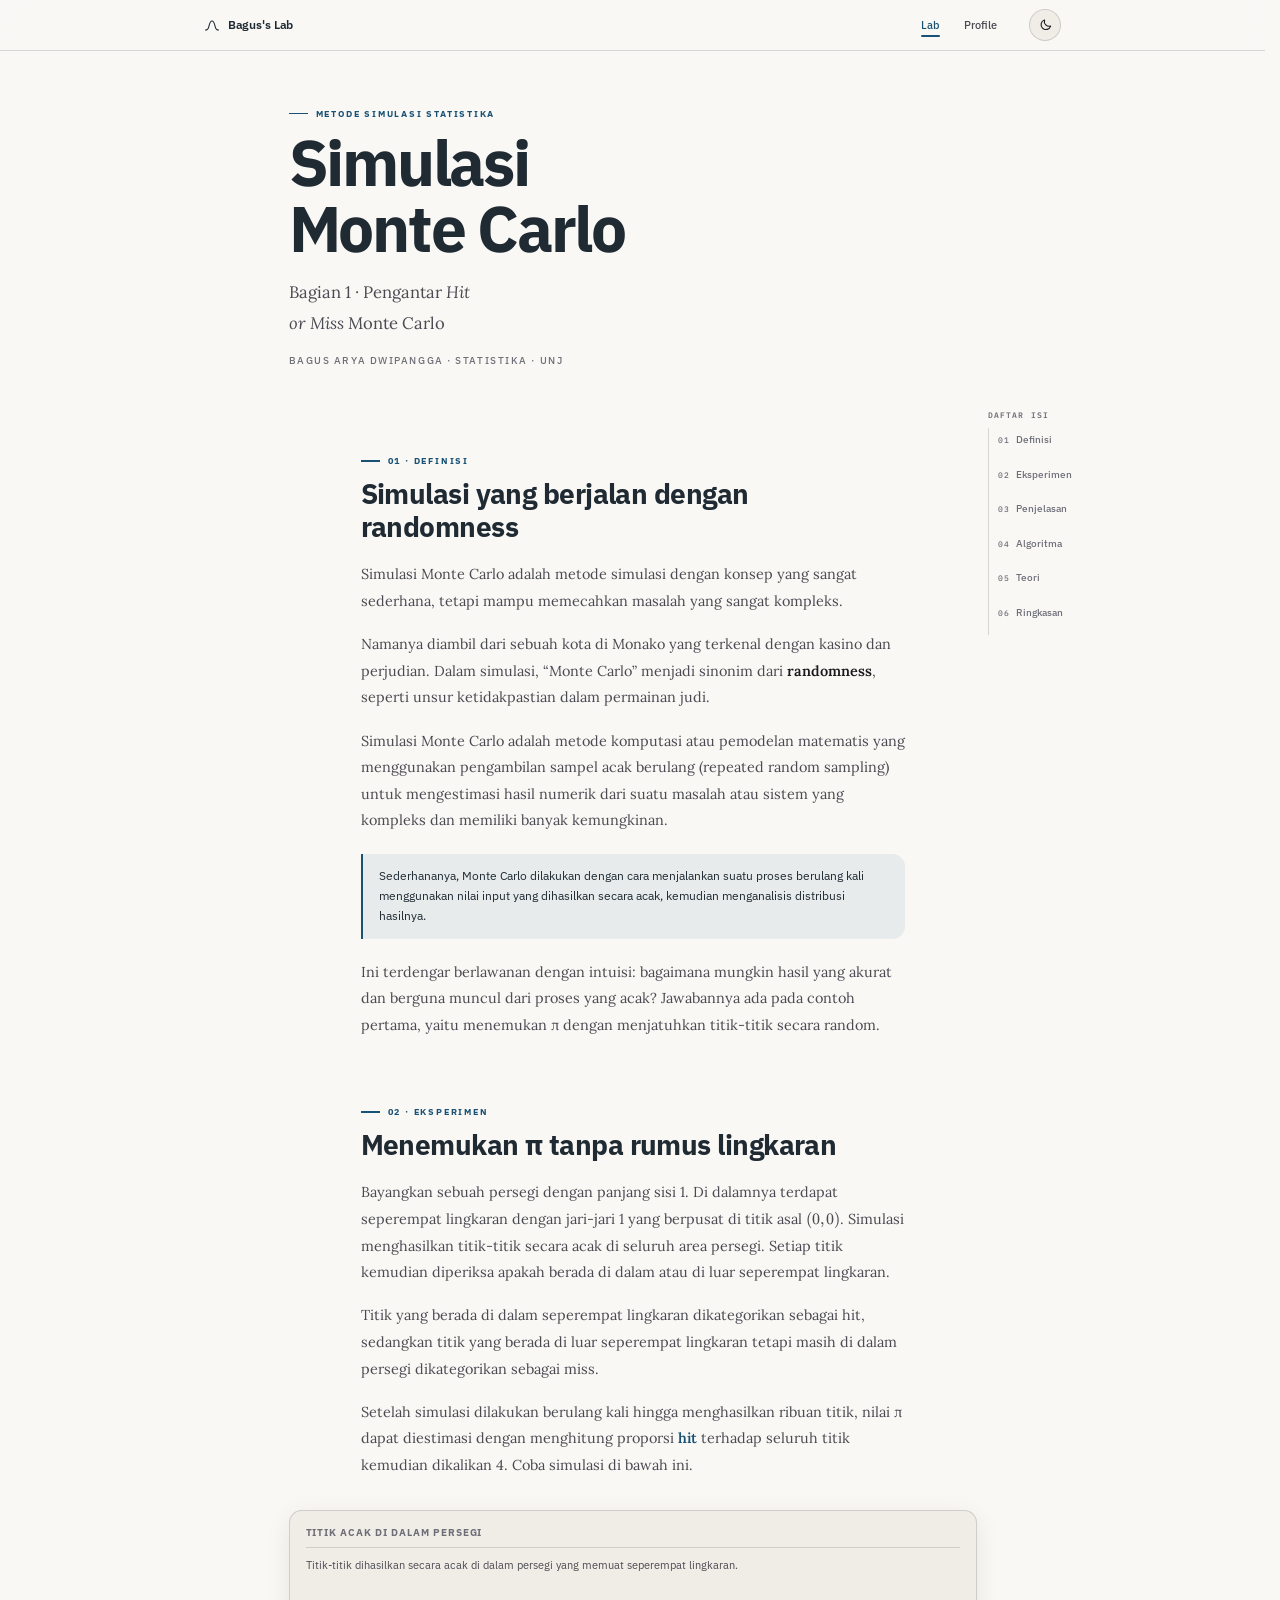
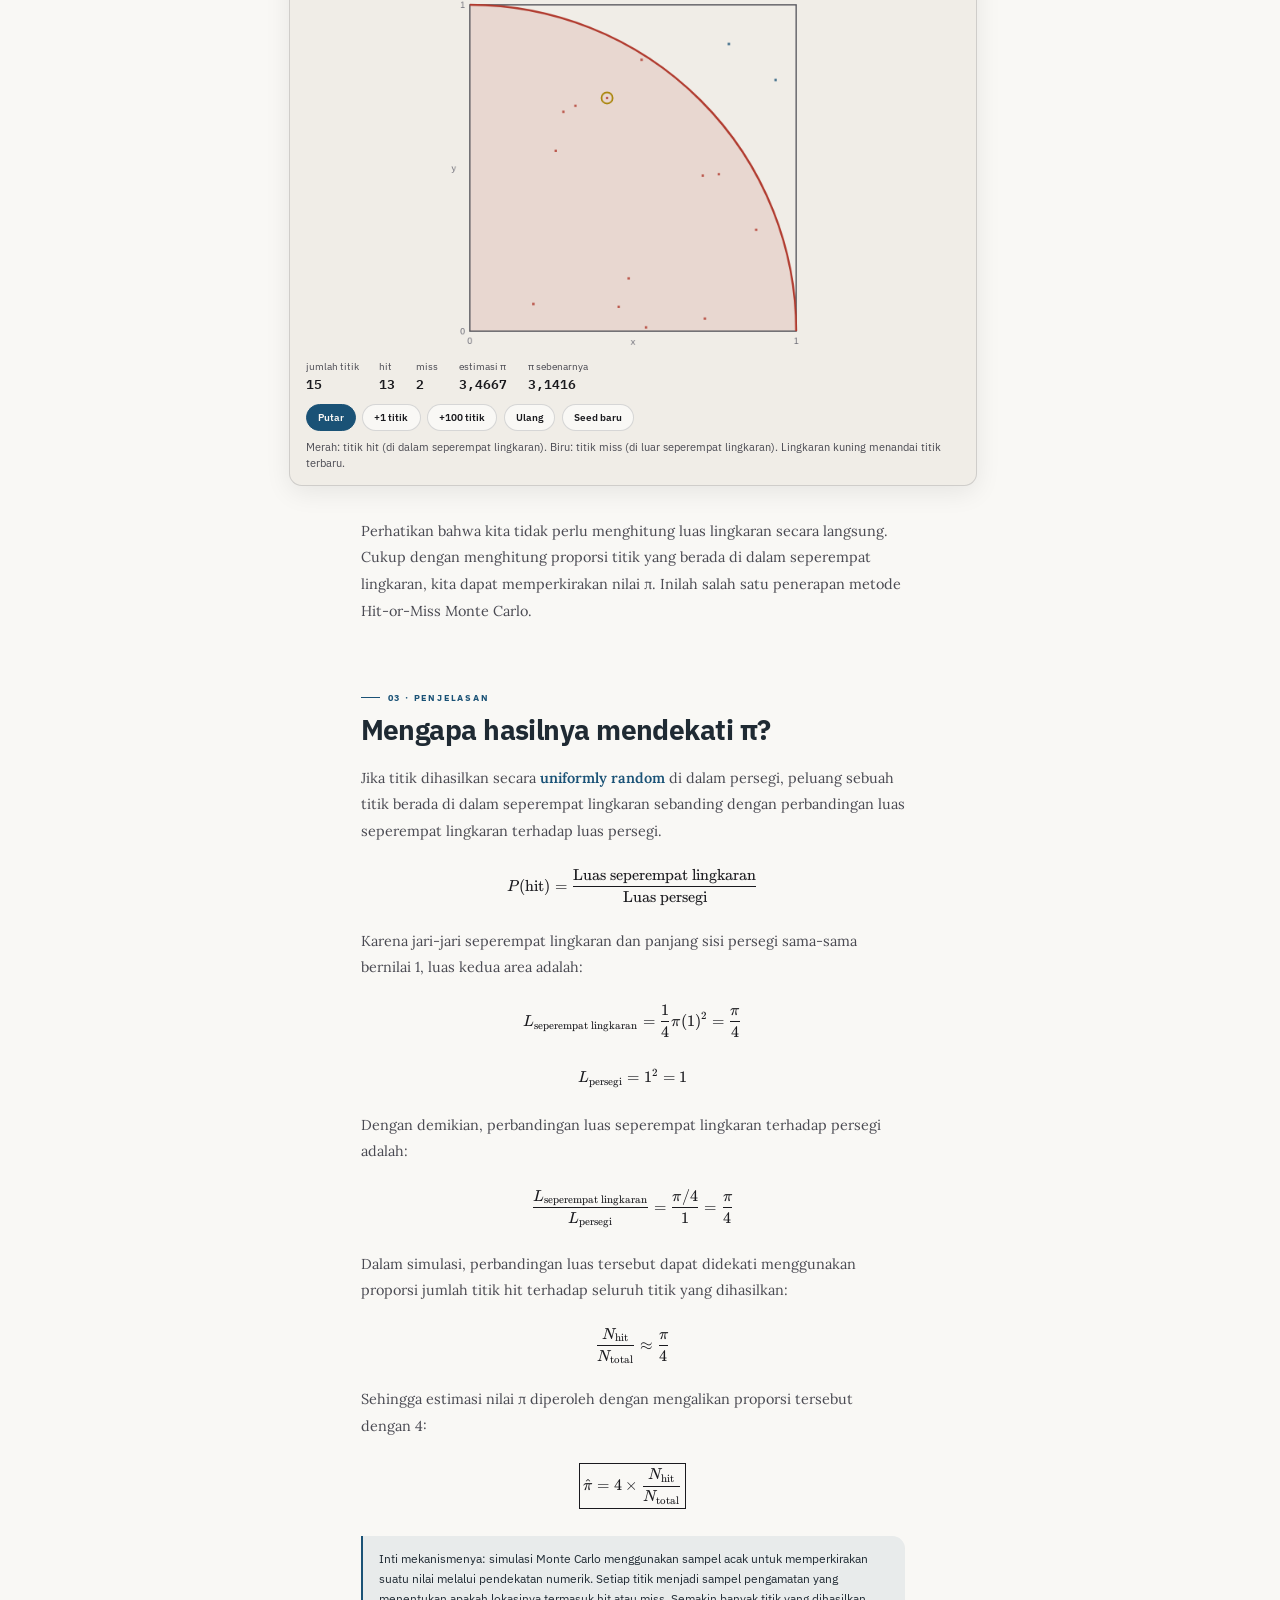
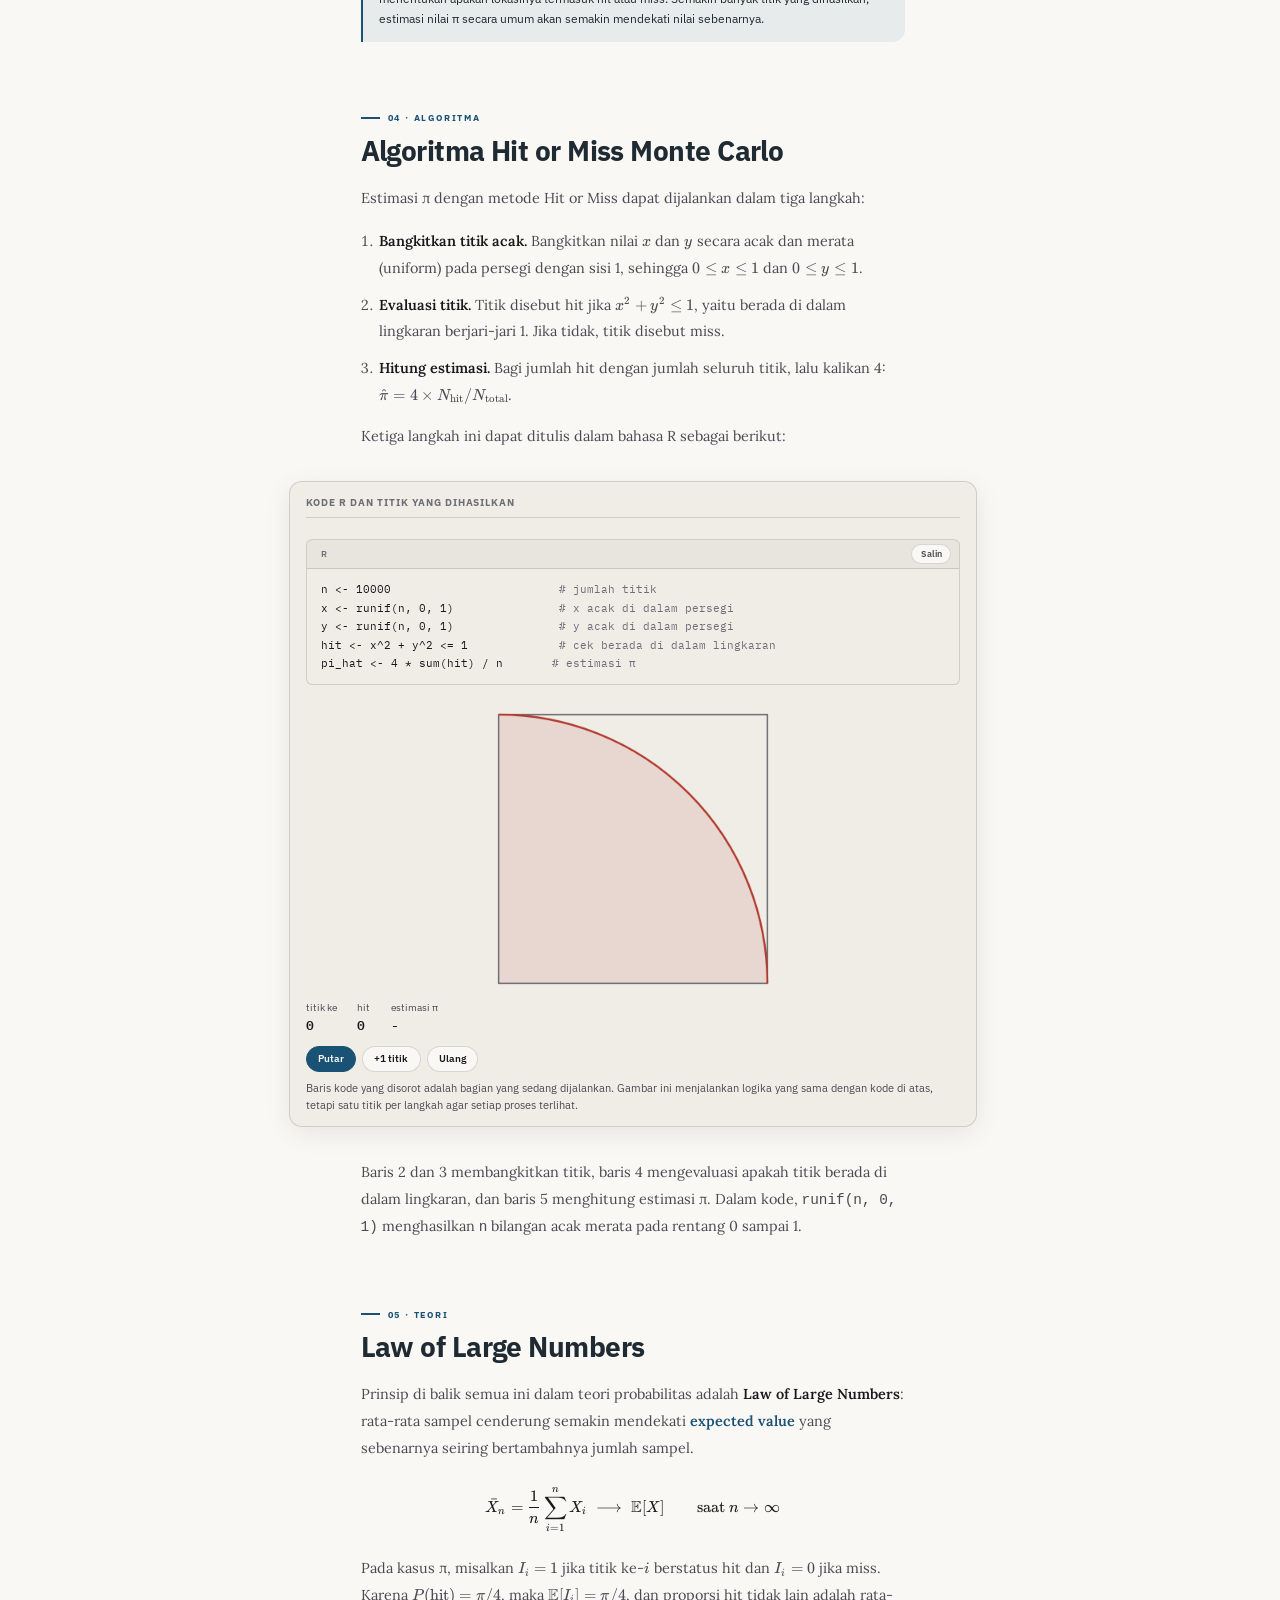
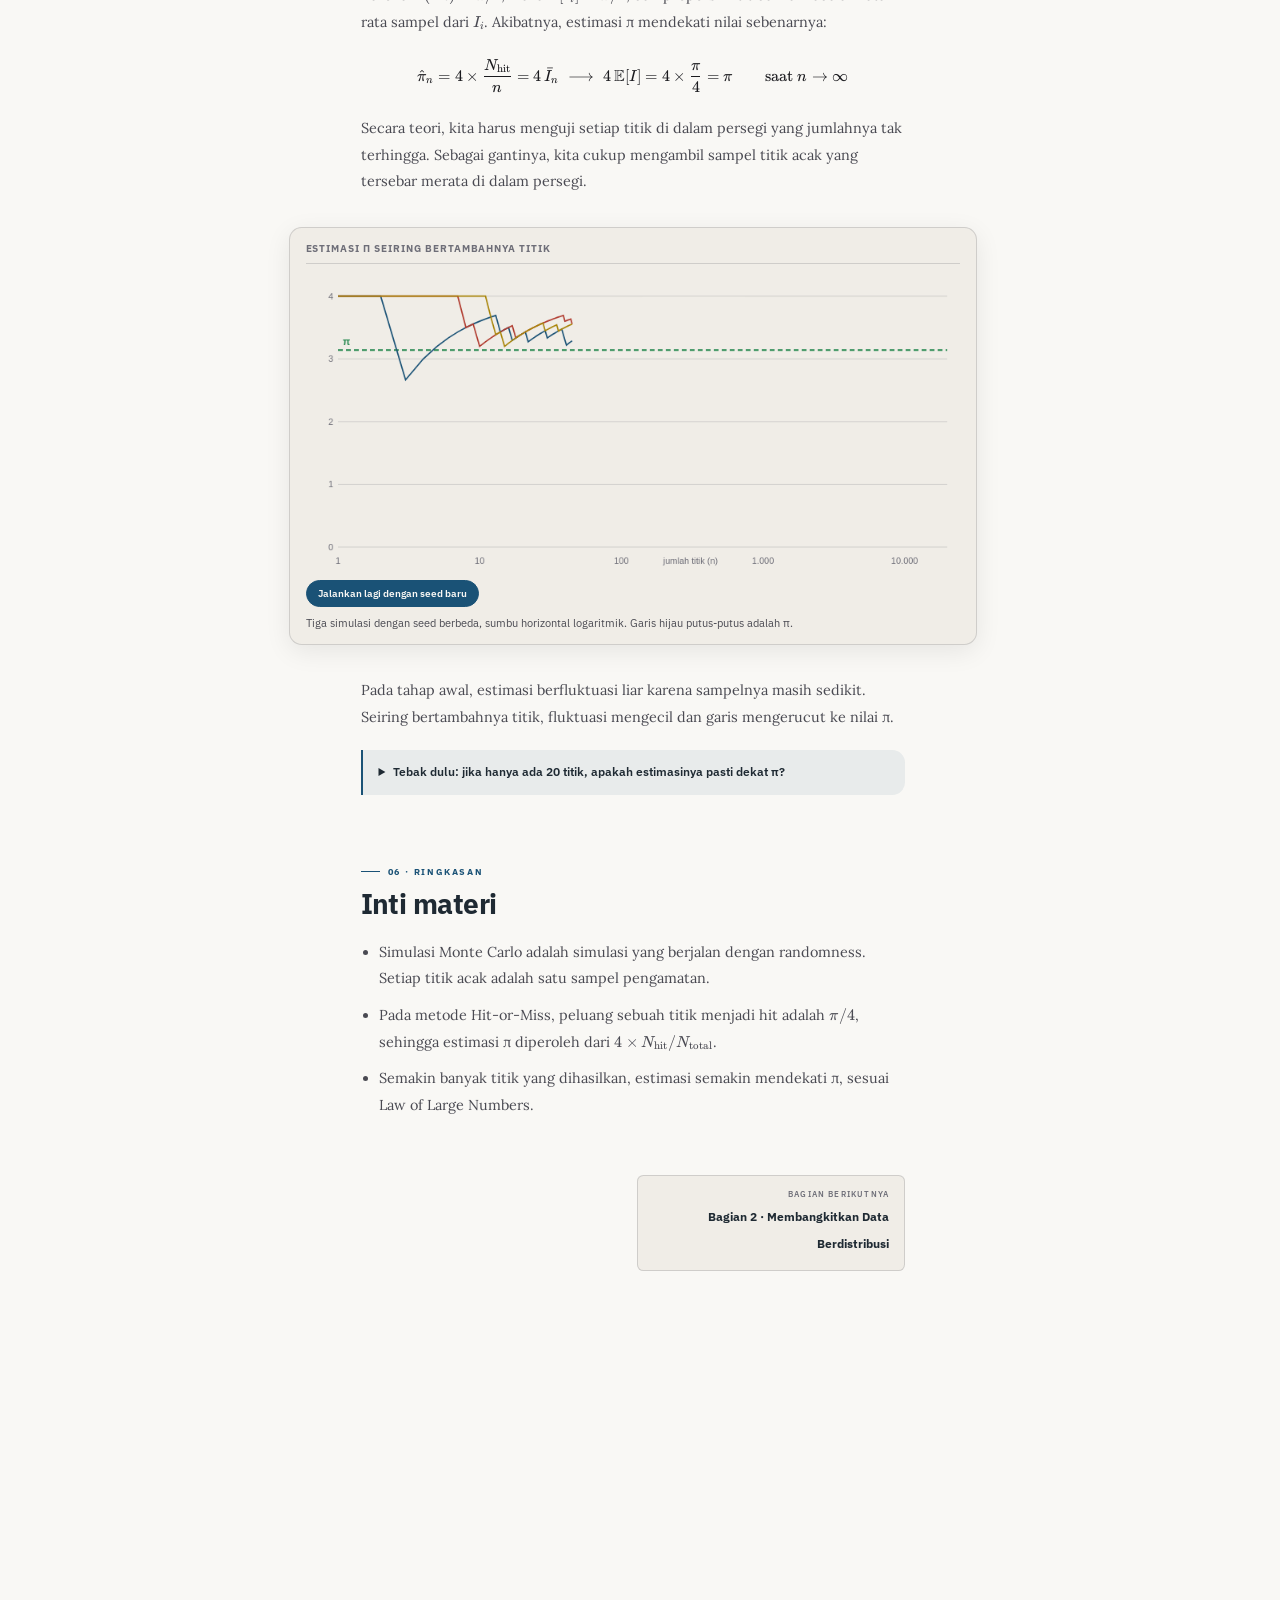
<file: materi/metode-simulasi-statistika/pengantar-simulasi-monte-carlo/index.html>
<!doctype html>
<html lang="id" data-tema="terang">
<head>
<meta charset="utf-8">
<meta name="viewport" content="width=device-width, initial-scale=1">
<title>Simulasi Monte Carlo · Bagian 1 · Metode Simulasi Statistika</title>
<link rel="icon" href="data:image/svg+xml,<svg xmlns='http://www.w3.org/2000/svg' viewBox='0 0 32 32'><rect width='32' height='32' rx='8' fill='%231A5276'/><path d='M4 25c3.6 0 5-1.2 6.1-6.7C11 13 12.8 8.5 15.9 8.5s4.9 4.5 5.8 9.8C22.8 23.8 24.2 25 27.8 25' fill='none' stroke='%23F9F8F5' stroke-width='2.4' stroke-linecap='round'/></svg>">
<script>
  try {
    var t = localStorage.getItem('tema');
    if (t ? t === 'gelap' : matchMedia('(prefers-color-scheme: dark)').matches) {
      document.documentElement.dataset.tema = 'gelap';
    }
  } catch (e) {}
</script>
<link rel="stylesheet" href="../../../kit/vendor/katex/katex.min.css">
<link rel="stylesheet" href="../../../kit/kit.css">
<link rel="stylesheet" href="../../../kit/situs.css">
</head>
<body class="materi" data-mk="simulasi">
<a class="lewati" href="#utama">Lewati ke konten</a>
<div id="progres"></div>

<header class="situs">
  <div class="situs-isi">
    <a class="merek" href="../../../index.html" aria-label="Bagus's Lab, beranda">
      <span class="merek-tanda" aria-hidden="true">
        <svg viewBox="0 0 32 32" fill="none" stroke="currentColor" stroke-width="2.2" stroke-linecap="round"><path d="M3 26c4 0 5.6-1.3 6.8-7.4C11 13.2 12.9 8 16 8s5 5.2 6.2 10.6C23.4 24.7 25 26 29 26"/></svg>
      </span>
      <span class="merek-teks">Bagus's Lab</span>
    </a>
    <nav class="situs-nav" aria-label="Navigasi utama">
      <a href="../../../index.html#arsip" aria-current="true">Lab</a>
      <a href="../../../profil.html">Profile</a>
    </nav>
    <button id="tema" aria-label="Aktifkan tema gelap" title="Ganti tema">
      <svg class="ikon-matahari" viewBox="0 0 24 24" fill="none" stroke="currentColor" stroke-width="2" stroke-linecap="round" stroke-linejoin="round" aria-hidden="true"><circle cx="12" cy="12" r="4.2"/><path d="M12 2v2.5M12 19.5V22M4.2 4.2l1.8 1.8M18 18l1.8 1.8M2 12h2.5M19.5 12H22M4.2 19.8 6 18M18 6l1.8-1.8"/></svg>
      <svg class="ikon-bulan" viewBox="0 0 24 24" fill="none" stroke="currentColor" stroke-width="2" stroke-linecap="round" stroke-linejoin="round" aria-hidden="true"><path d="M20.5 14.2A8.6 8.6 0 0 1 9.8 3.5a8.6 8.6 0 1 0 10.7 10.7z"/></svg>
    </button>
  </div>
</header>

<header class="hero">
  <div class="label-bagian">Metode Simulasi Statistika</div>
  <h1>Simulasi<br>Monte Carlo</h1>
  <p class="sub">Bagian 1 · Pengantar <i>Hit or Miss</i> Monte Carlo</p>
  <p class="identitas">Bagus Arya Dwipangga · Statistika · UNJ</p>
</header>

<main class="artikel" id="utama">

<section class="muncul">
  <div class="label-bagian">01 · Definisi</div>
  <h2>Simulasi yang berjalan dengan randomness</h2>
  <p>Simulasi Monte Carlo adalah metode simulasi dengan konsep yang sangat sederhana, tetapi mampu memecahkan masalah yang sangat kompleks.</p>
  <p>Namanya diambil dari sebuah kota di Monako yang terkenal dengan kasino dan perjudian. Dalam simulasi, “Monte Carlo” menjadi sinonim dari <strong>randomness</strong>, seperti unsur ketidakpastian dalam permainan judi.</p>
  <p>Simulasi Monte Carlo adalah metode komputasi atau pemodelan matematis yang menggunakan pengambilan sampel acak berulang (repeated random sampling) untuk mengestimasi hasil numerik dari suatu masalah atau sistem yang kompleks dan memiliki banyak kemungkinan.</p>
  <div class="temuan">Sederhananya, Monte Carlo dilakukan dengan cara menjalankan suatu proses berulang kali menggunakan nilai input yang dihasilkan secara acak, kemudian menganalisis distribusi hasilnya.</div>
  <p>Ini terdengar berlawanan dengan intuisi: bagaimana mungkin hasil yang akurat dan berguna muncul dari proses yang acak? Jawabannya ada pada contoh pertama, yaitu menemukan π dengan menjatuhkan titik-titik secara random.</p>
</section>

<section class="muncul">
  <div class="label-bagian">02 · Eksperimen</div>
  <h2>Menemukan π tanpa rumus lingkaran</h2>
  <p>Bayangkan sebuah persegi dengan panjang sisi 1. Di dalamnya terdapat seperempat lingkaran dengan jari-jari 1 yang berpusat di titik asal \((0,0)\). Simulasi menghasilkan titik-titik secara acak di seluruh area persegi. Setiap titik kemudian diperiksa apakah berada di dalam atau di luar seperempat lingkaran.</p>
  <p>Titik yang berada di dalam seperempat lingkaran dikategorikan sebagai hit, sedangkan titik yang berada di luar seperempat lingkaran tetapi masih di dalam persegi dikategorikan sebagai miss.</p>
  <p>Setelah simulasi dilakukan berulang kali hingga menghasilkan ribuan titik, nilai π dapat diestimasi dengan menghitung proporsi <em>hit</em> terhadap seluruh titik kemudian dikalikan 4. Coba simulasi di bawah ini.</p>
  <div class="fig" id="fig-pi">
    <h3 class="fig-judul">Titik acak di dalam persegi</h3>
    <p class="fig-ket" style="margin:0 0 12px">Titik-titik dihasilkan secara acak di dalam persegi yang memuat seperempat lingkaran.</p>
    <canvas id="cv-pi" style="aspect-ratio:1/1;max-width:460px;margin:0 auto" role="img" aria-label="Titik acak di dalam persegi sisi 1 yang memuat seperempat lingkaran; titik hit berwarna merah dan titik miss berwarna biru"></canvas>
    <div class="grid"><span>jumlah titik<b id="p-n">0</b></span><span>hit<b id="p-h">0</b></span><span>miss<b id="p-m">0</b></span><span>estimasi π<b id="p-e">-</b></span><span>π sebenarnya<b>3,1416</b></span></div>
    <div class="ctl"><button class="btn p" id="p-play">Putar</button><button class="btn" id="p-1">+1 titik</button><button class="btn" id="p-100">+100 titik</button><button class="btn" id="p-reset">Ulang</button><button class="btn" id="p-seed">Seed baru</button></div>
    <p class="fig-ket">Merah: titik hit (di dalam seperempat lingkaran). Biru: titik miss (di luar seperempat lingkaran). Lingkaran kuning menandai titik terbaru.</p>
  </div>
  <p>Perhatikan bahwa kita tidak perlu menghitung luas lingkaran secara langsung. Cukup dengan menghitung proporsi titik yang berada di dalam seperempat lingkaran, kita dapat memperkirakan nilai π. Inilah salah satu penerapan metode Hit-or-Miss Monte Carlo.</p>
</section>

<section class="muncul">
  <div class="label-bagian">03 · Penjelasan</div>
  <h2>Mengapa hasilnya mendekati π?</h2>
  <p>Jika titik dihasilkan secara <em>uniformly random</em> di dalam persegi, peluang sebuah titik berada di dalam seperempat lingkaran sebanding dengan perbandingan luas seperempat lingkaran terhadap luas persegi.</p>
  <div class="math">$$P(\text{hit}) = \frac{\text{Luas seperempat lingkaran}}{\text{Luas persegi}}$$</div>
  <p>Karena jari-jari seperempat lingkaran dan panjang sisi persegi sama-sama bernilai 1, luas kedua area adalah:</p>
  <div class="math">$$L_{\text{seperempat lingkaran}} = \frac{1}{4}\pi(1)^2 = \frac{\pi}{4}$$</div>
  <div class="math">$$L_{\text{persegi}} = 1^2 = 1$$</div>
  <p>Dengan demikian, perbandingan luas seperempat lingkaran terhadap persegi adalah:</p>
  <div class="math">$$\frac{L_{\text{seperempat lingkaran}}}{L_{\text{persegi}}} = \frac{\pi/4}{1} = \frac{\pi}{4}$$</div>
  <p>Dalam simulasi, perbandingan luas tersebut dapat didekati menggunakan proporsi jumlah titik hit terhadap seluruh titik yang dihasilkan:</p>
  <div class="math">$$\frac{N_{\text{hit}}}{N_{\text{total}}} \approx \frac{\pi}{4}$$</div>
  <p>Sehingga estimasi nilai π diperoleh dengan mengalikan proporsi tersebut dengan 4:</p>
  <div class="math">$$\boxed{\hat{\pi} = 4 \times \frac{N_{\text{hit}}}{N_{\text{total}}}}$$</div>
  <div class="temuan">Inti mekanismenya: simulasi Monte Carlo menggunakan sampel acak untuk memperkirakan suatu nilai melalui pendekatan numerik. Setiap titik menjadi sampel pengamatan yang menentukan apakah lokasinya termasuk hit atau miss. Semakin banyak titik yang dihasilkan, estimasi nilai π secara umum akan semakin mendekati nilai sebenarnya.</div>
</section>

<section class="muncul">
  <div class="label-bagian">04 · Algoritma</div>
  <h2>Algoritma Hit or Miss Monte Carlo</h2>
  <p>Estimasi π dengan metode Hit or Miss dapat dijalankan dalam tiga langkah:</p>
  <ol>
    <li><strong>Bangkitkan titik acak.</strong> Bangkitkan nilai \(x\) dan \(y\) secara acak dan merata (uniform) pada persegi dengan sisi 1, sehingga \(0 \le x \le 1\) dan \(0 \le y \le 1\).</li>
    <li><strong>Evaluasi titik.</strong> Titik disebut hit jika \(x^2 + y^2 \le 1\), yaitu berada di dalam lingkaran berjari-jari 1. Jika tidak, titik disebut miss.</li>
    <li><strong>Hitung estimasi.</strong> Bagi jumlah hit dengan jumlah seluruh titik, lalu kalikan 4: \(\hat{\pi} = 4 \times N_{\text{hit}} / N_{\text{total}}\).</li>
  </ol>
  <p>Ketiga langkah ini dapat ditulis dalam bahasa R sebagai berikut:</p>
  <div class="fig" id="fig-alg">
    <h3 class="fig-judul">Kode R dan titik yang dihasilkan</h3>
    <div class="kode"><pre><span class="baris" data-b="1">n &lt;- 10000                        <span class="kom"># jumlah titik</span></span><span class="baris" data-b="2">x &lt;- runif(n, 0, 1)               <span class="kom"># x acak di dalam persegi</span></span><span class="baris" data-b="3">y &lt;- runif(n, 0, 1)               <span class="kom"># y acak di dalam persegi</span></span><span class="baris" data-b="4">hit &lt;- x^2 + y^2 &lt;= 1             <span class="kom"># cek berada di dalam lingkaran</span></span><span class="baris" data-b="5">pi_hat &lt;- 4 * sum(hit) / n       <span class="kom"># estimasi π</span></span></pre></div>
    <canvas id="cv-alg" style="aspect-ratio:1/1;max-width:360px;margin:12px auto 0" role="img" aria-label="Titik acak di dalam persegi sisi 1 yang dihasilkan satu per satu oleh kode; titik hit berwarna merah dan miss berwarna biru"></canvas>
    <div class="grid"><span>titik ke<b id="a-n">0</b></span><span>hit<b id="a-h">0</b></span><span>estimasi π<b id="a-e">-</b></span></div>
    <div class="ctl"><button class="btn p" id="a-play">Putar</button><button class="btn" id="a-1">+1 titik</button><button class="btn" id="a-reset">Ulang</button></div>
    <p class="fig-ket">Baris kode yang disorot adalah bagian yang sedang dijalankan. Gambar ini menjalankan logika yang sama dengan kode di atas, tetapi satu titik per langkah agar setiap proses terlihat.</p>
  </div>
  <p>Baris 2 dan 3 membangkitkan titik, baris 4 mengevaluasi apakah titik berada di dalam lingkaran, dan baris 5 menghitung estimasi π. Dalam kode, <code>runif(n, 0, 1)</code> menghasilkan <code>n</code> bilangan acak merata pada rentang 0 sampai 1.</p>
</section>

<section class="muncul">
  <div class="label-bagian">05 · Teori</div>
  <h2>Law of Large Numbers</h2>
  <p>Prinsip di balik semua ini dalam teori probabilitas adalah <strong>Law of Large Numbers</strong>: rata-rata sampel cenderung semakin mendekati <em>expected value</em> yang sebenarnya seiring bertambahnya jumlah sampel.</p>
  <div class="math">$$\bar{X}_n = \frac{1}{n}\sum_{i=1}^{n} X_i \;\longrightarrow\; \mathbb{E}[X] \qquad \text{saat } n \to \infty$$</div>
  <p>Pada kasus π, misalkan \(I_i = 1\) jika titik ke-\(i\) berstatus hit dan \(I_i = 0\) jika miss. Karena \(P(\text{hit}) = \pi/4\), maka \(\mathbb{E}[I_i] = \pi/4\), dan proporsi hit tidak lain adalah rata-rata sampel dari \(I_i\). Akibatnya, estimasi π mendekati nilai sebenarnya:</p>
  <div class="math">$$\hat{\pi}_n = 4 \times \frac{N_{\text{hit}}}{n} = 4\,\bar{I}_n \;\longrightarrow\; 4\,\mathbb{E}[I] = 4 \times \frac{\pi}{4} = \pi \qquad \text{saat } n \to \infty$$</div>
  <p>Secara teori, kita harus menguji setiap titik di dalam persegi yang jumlahnya tak terhingga. Sebagai gantinya, kita cukup mengambil sampel titik acak yang tersebar merata di dalam persegi.</p>
  <div class="fig" id="fig-konv">
    <h3 class="fig-judul">Estimasi π seiring bertambahnya titik</h3>
    <canvas id="cv-k" style="aspect-ratio:2.2/1" role="img" aria-label="Tiga jalur estimasi pi yang semakin mendekati nilai pi sebenarnya"></canvas>
    <div class="ctl"><button class="btn p" id="k-go">Jalankan lagi dengan seed baru</button></div>
    <p class="fig-ket">Tiga simulasi dengan seed berbeda, sumbu horizontal logaritmik. Garis hijau putus-putus adalah π.</p>
  </div>
  <p>Pada tahap awal, estimasi berfluktuasi liar karena sampelnya masih sedikit. Seiring bertambahnya titik, fluktuasi mengecil dan garis mengerucut ke nilai π.</p>
  <details class="temuan"><summary>Tebak dulu: jika hanya ada 20 titik, apakah estimasinya pasti dekat π?</summary>
    <p>Belum tentu. Dengan 20 titik, jumlah hit hanya berupa bilangan bulat, sehingga estimasi \(4 \times N_{\text{hit}}/20\) hanya bisa melompat dalam kelipatan 0,2, dan galat tipikalnya masih sekitar 0,4. Itulah sebabnya jalur di bagian awal grafik tampak liar.</p></details>
</section>

<section class="muncul">
  <div class="label-bagian">06 · Ringkasan</div>
  <h2>Inti materi</h2>
  <ul>
    <li>Simulasi Monte Carlo adalah simulasi yang berjalan dengan randomness. Setiap titik acak adalah satu sampel pengamatan.</li>
    <li>Pada metode Hit-or-Miss, peluang sebuah titik menjadi hit adalah \(\pi/4\), sehingga estimasi π diperoleh dari \(4 \times N_{\text{hit}}/N_{\text{total}}\).</li>
    <li>Semakin banyak titik yang dihasilkan, estimasi semakin mendekati π, sesuai Law of Large Numbers.</li>
  </ul>
</section>

<nav class="nav-bawah" aria-label="Navigasi materi">
  <span></span>
  <a class="kartu-nav kanan" href="../membangkitkan-data-berdistribusi/index.html">
    <span>Bagian berikutnya</span>
    <b>Bagian 2 · Membangkitkan Data Berdistribusi</b>
  </a>
</nav>

</main>
<script src="../../../kit/vendor/katex/katex.min.js"></script>
<script src="../../../kit/vendor/katex/auto-render.min.js"></script>
<script src="../../../kit/kit.js"></script>
<script src="../../../kit/daftar-isi.js"></script>
<script src="widgets/sim.js"></script>
</body>
</html>
</file>
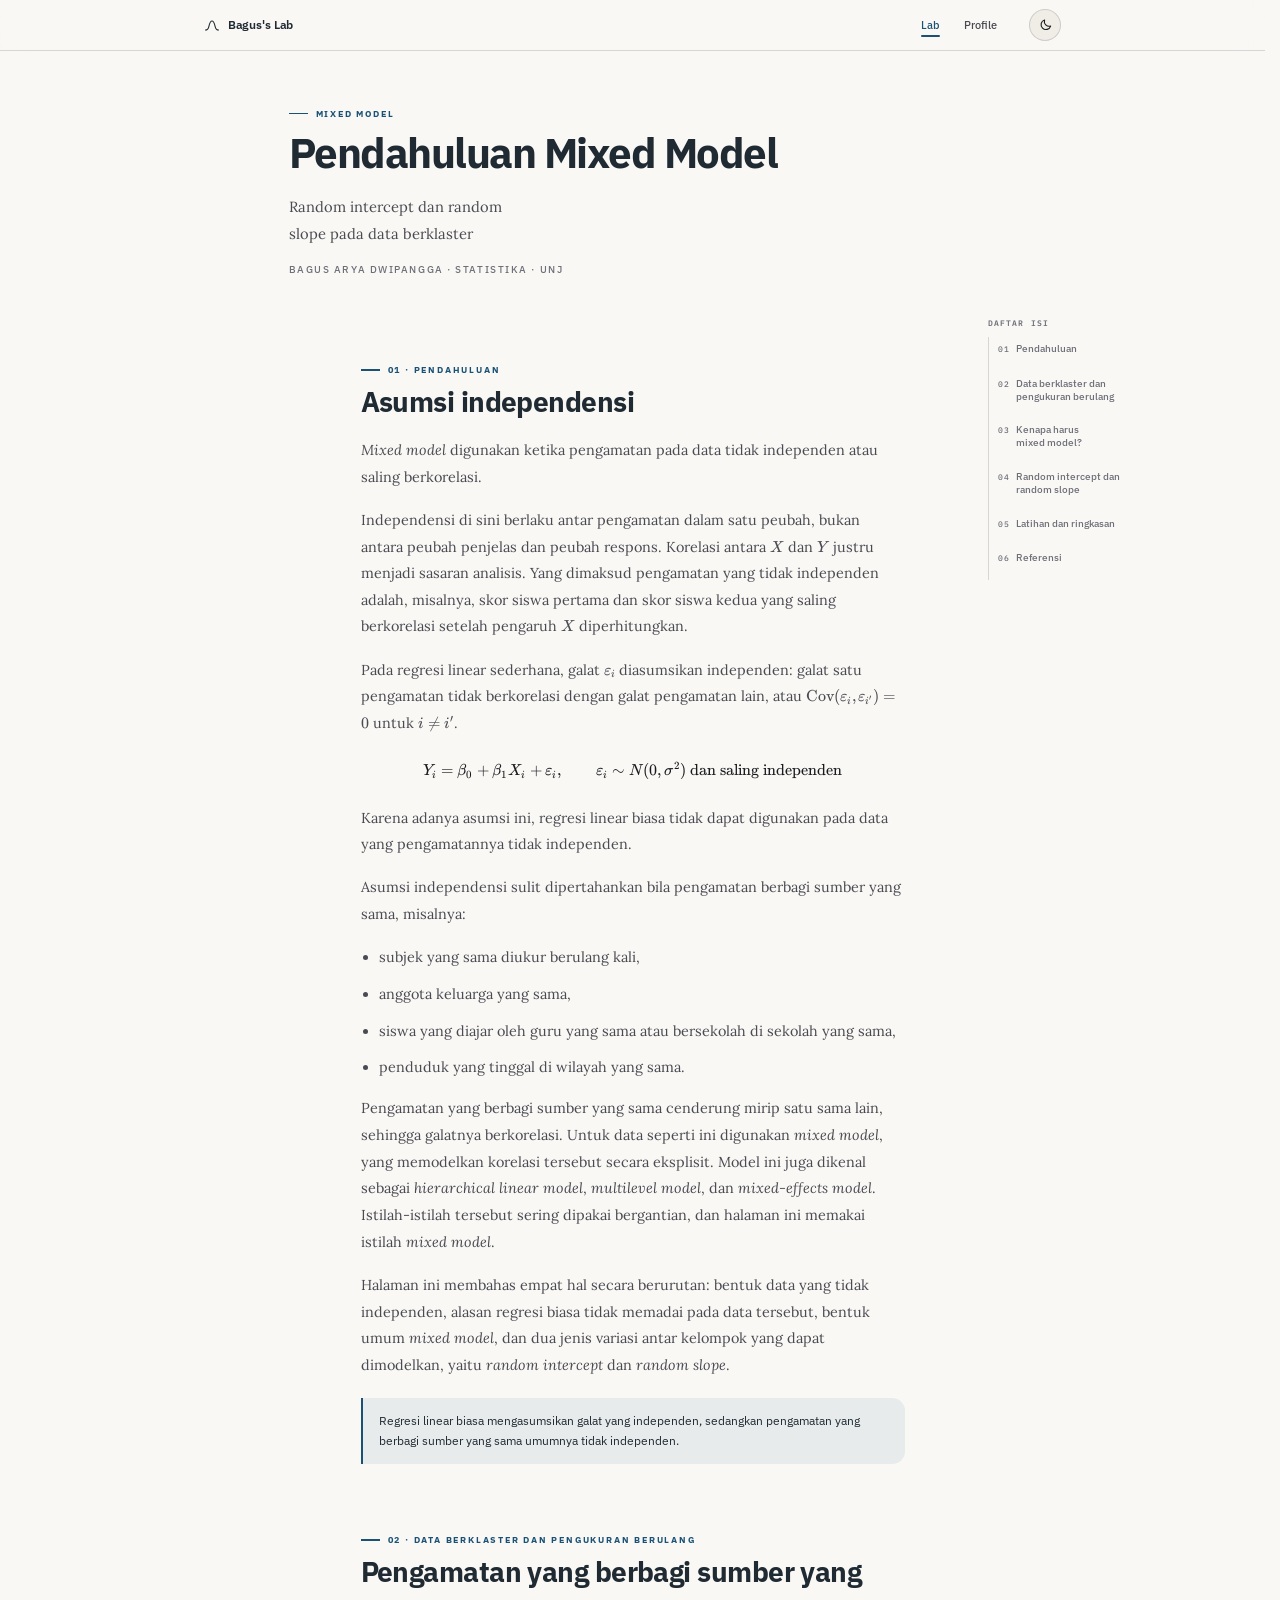
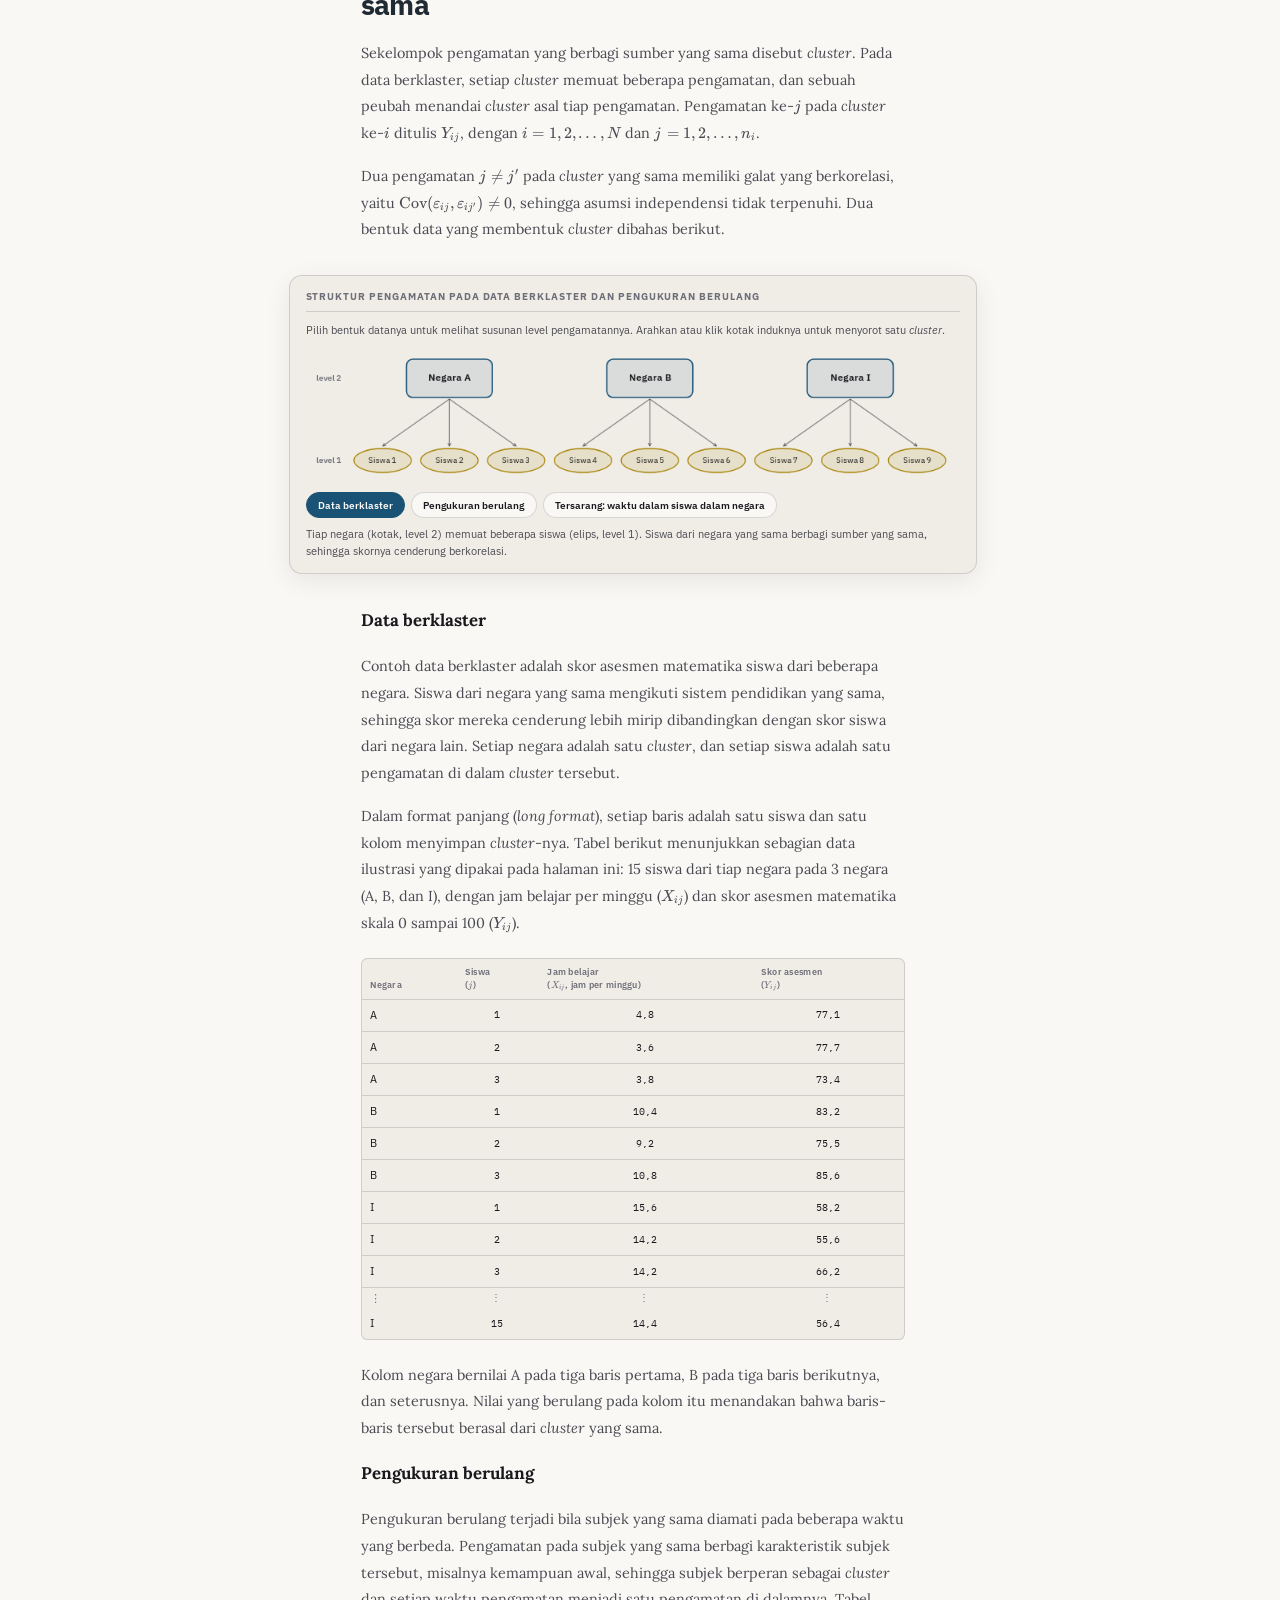
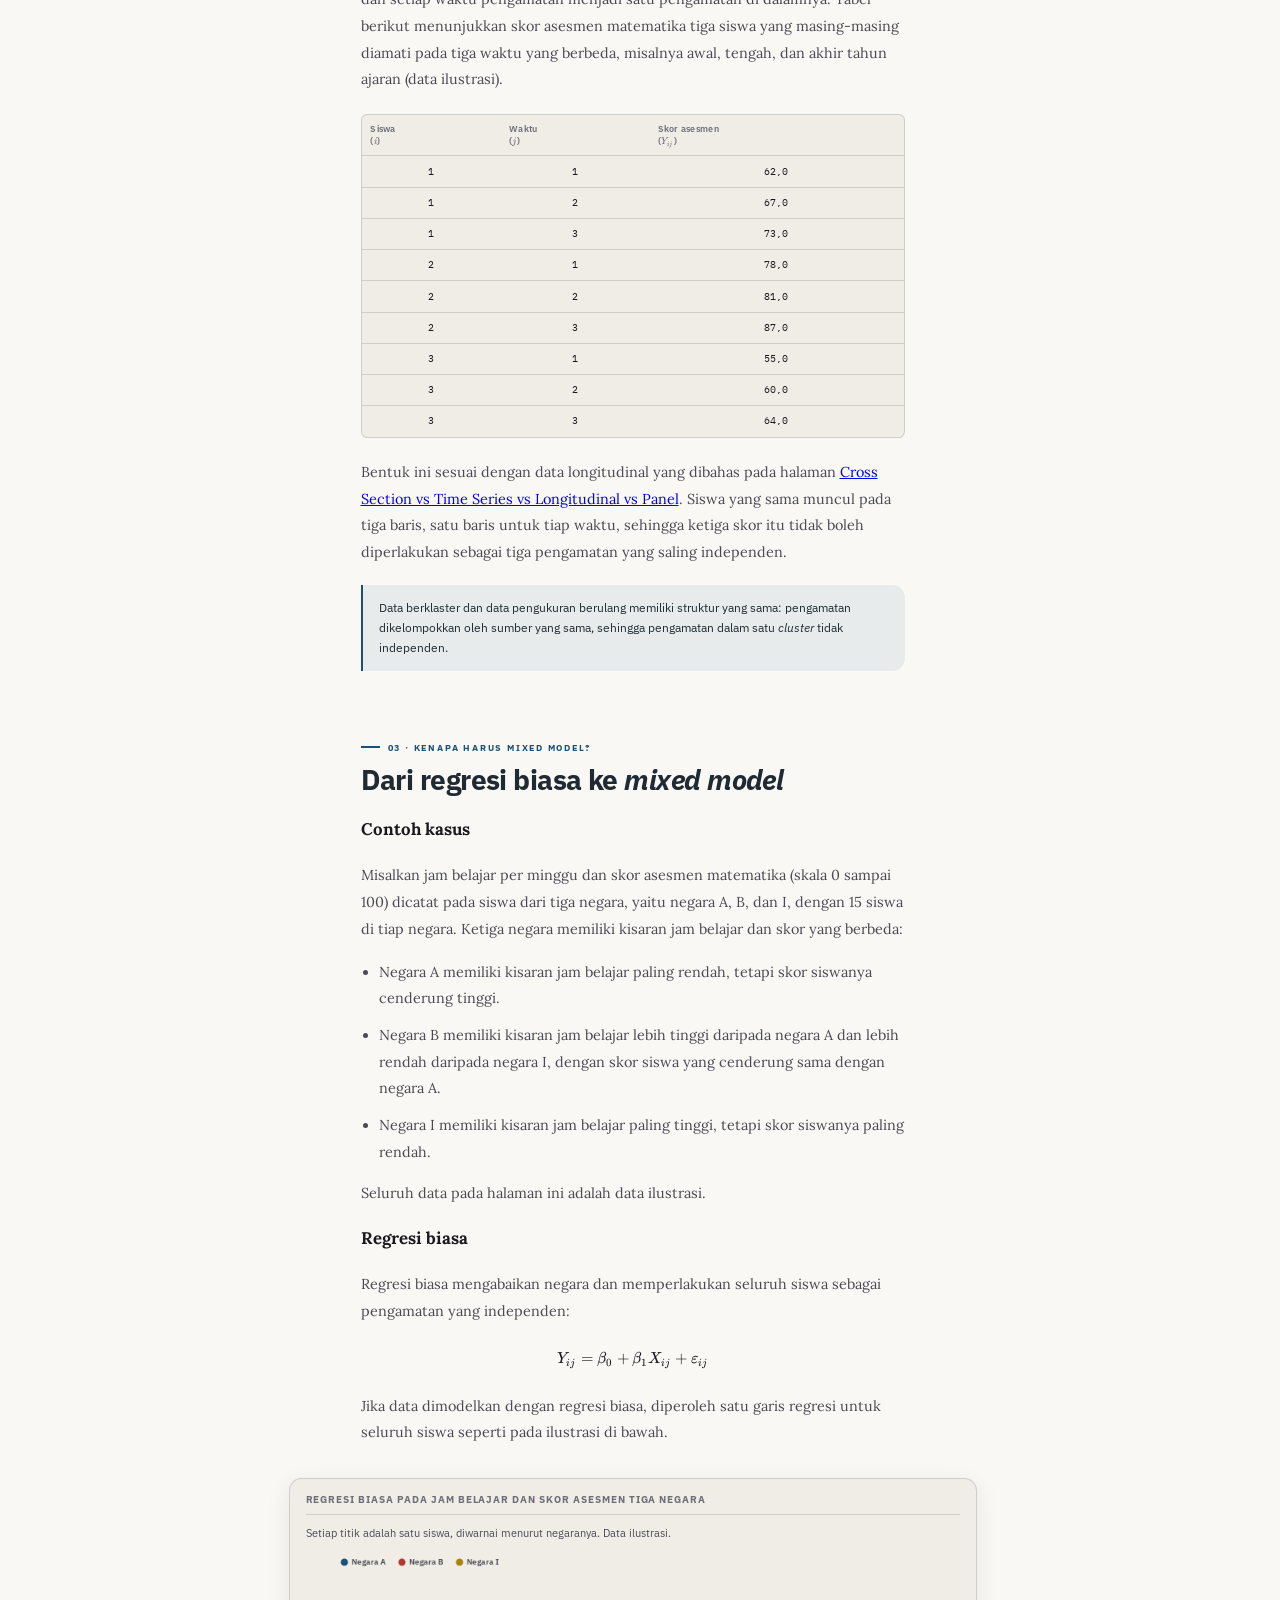
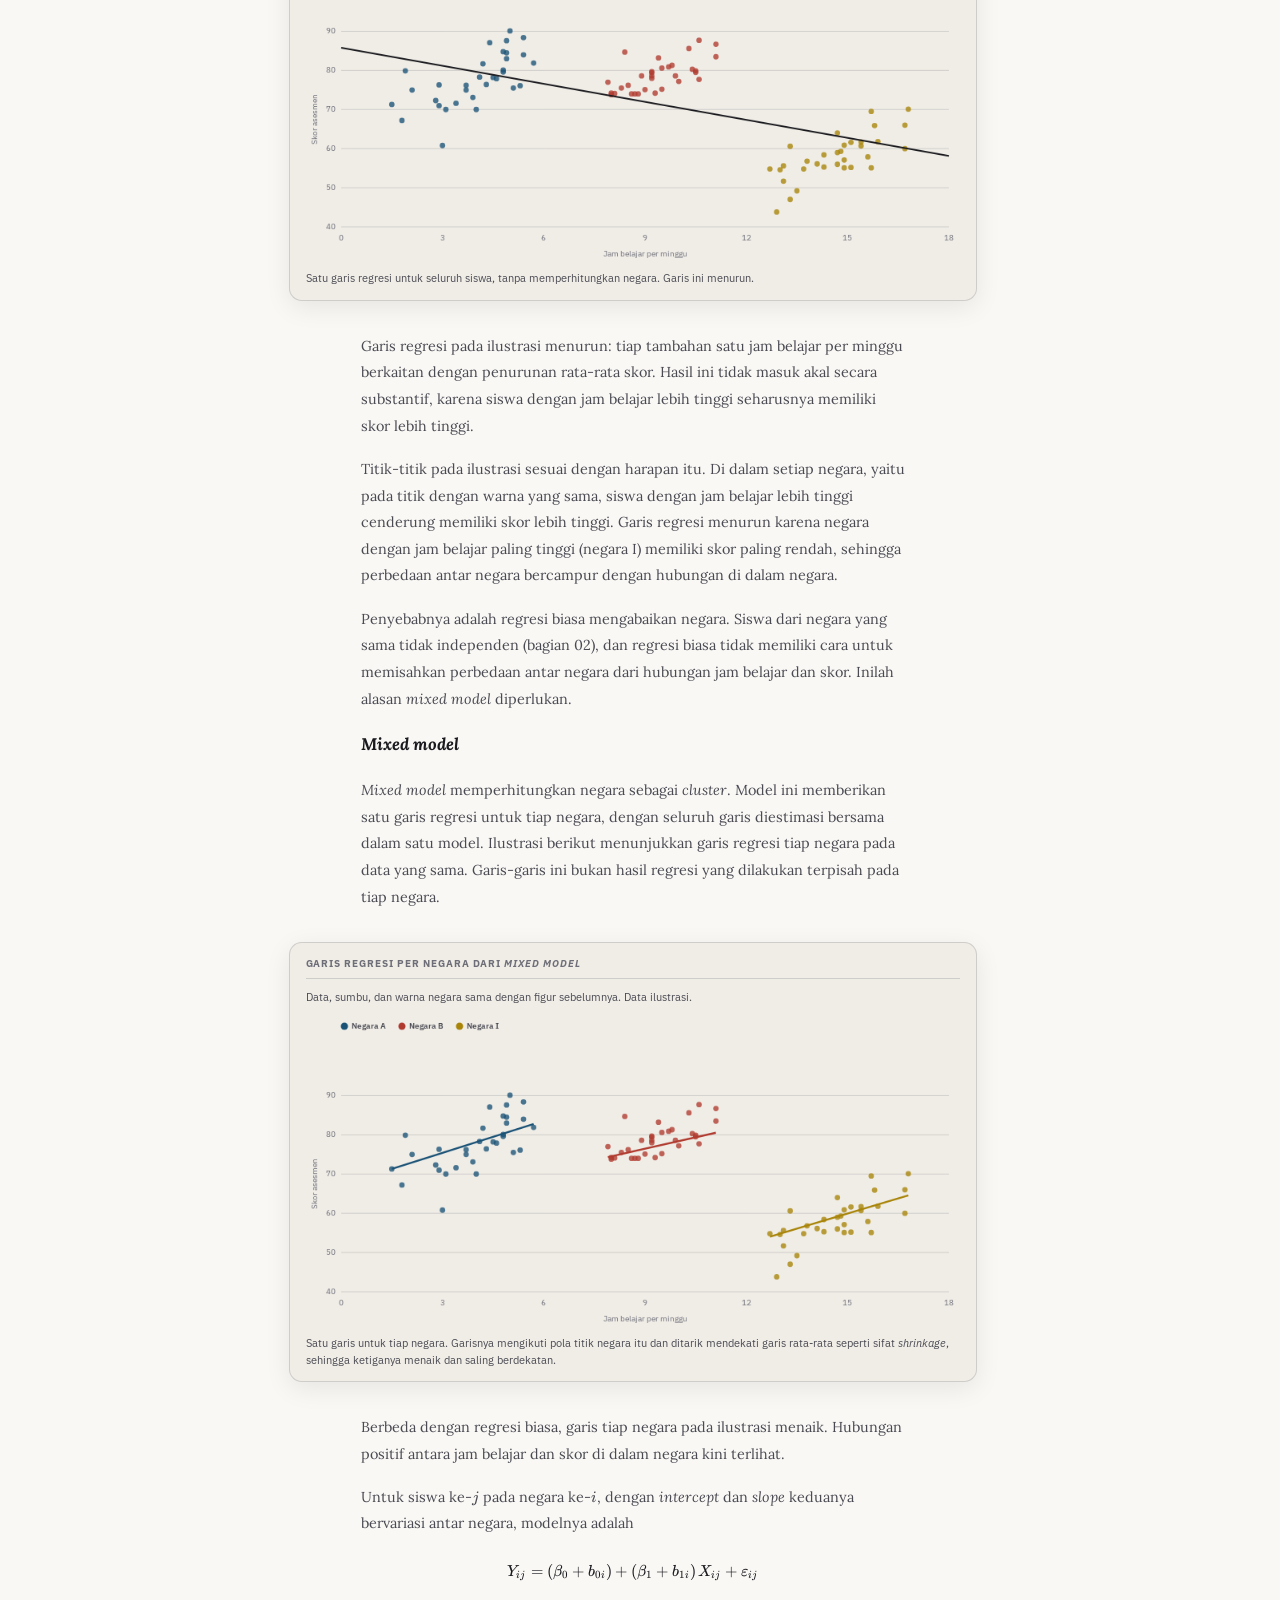
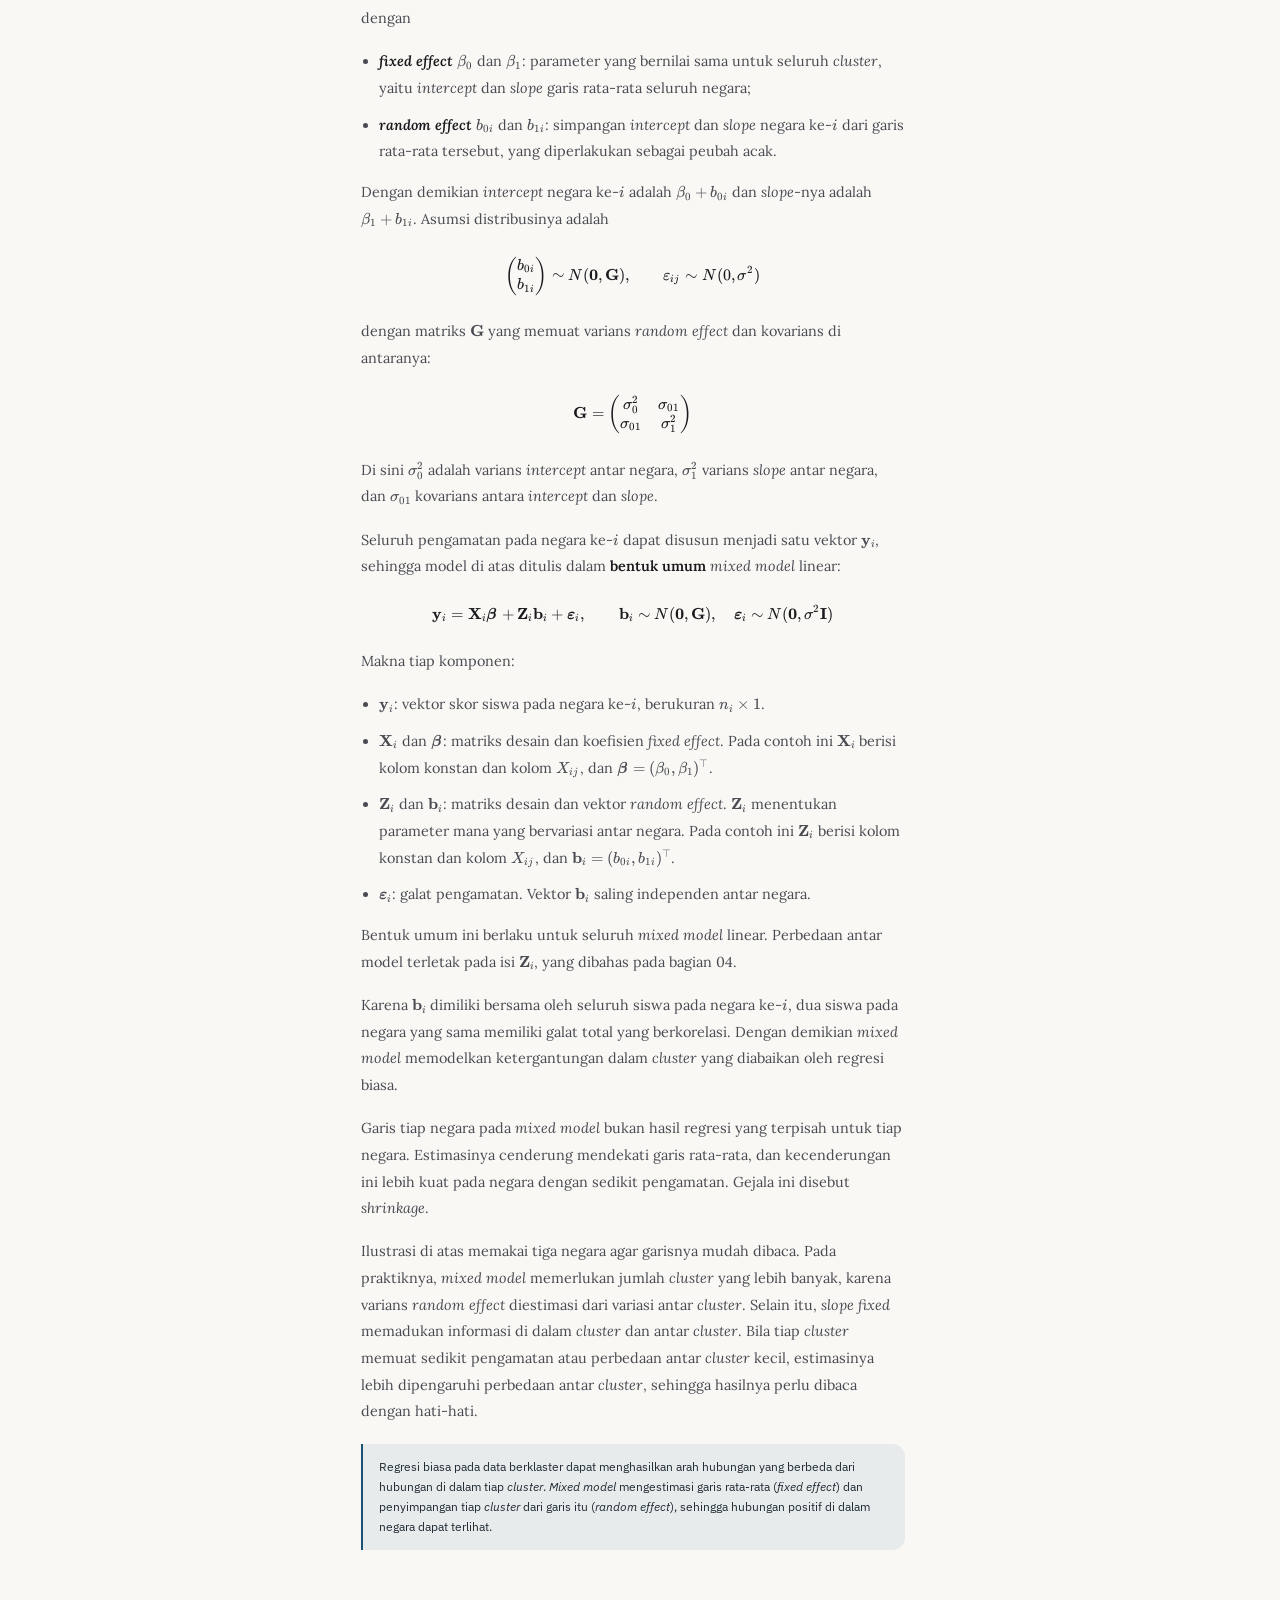
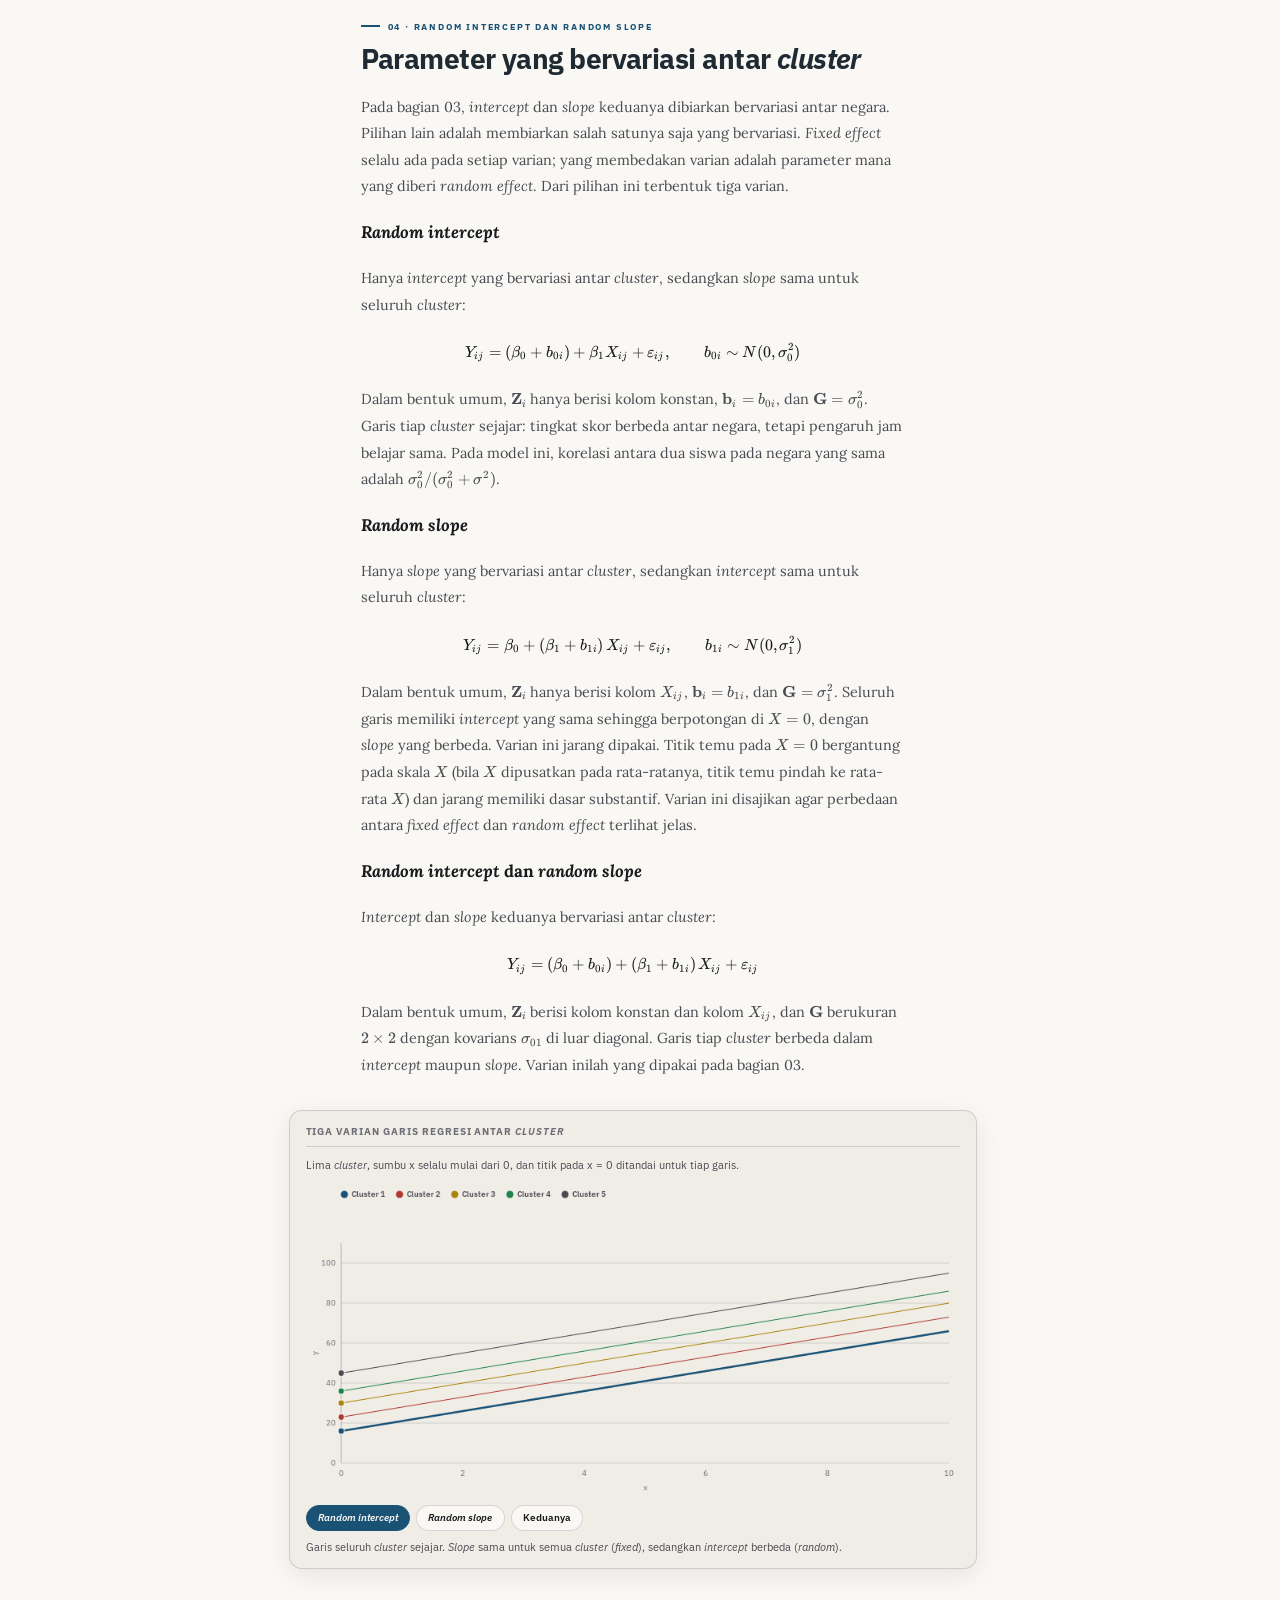
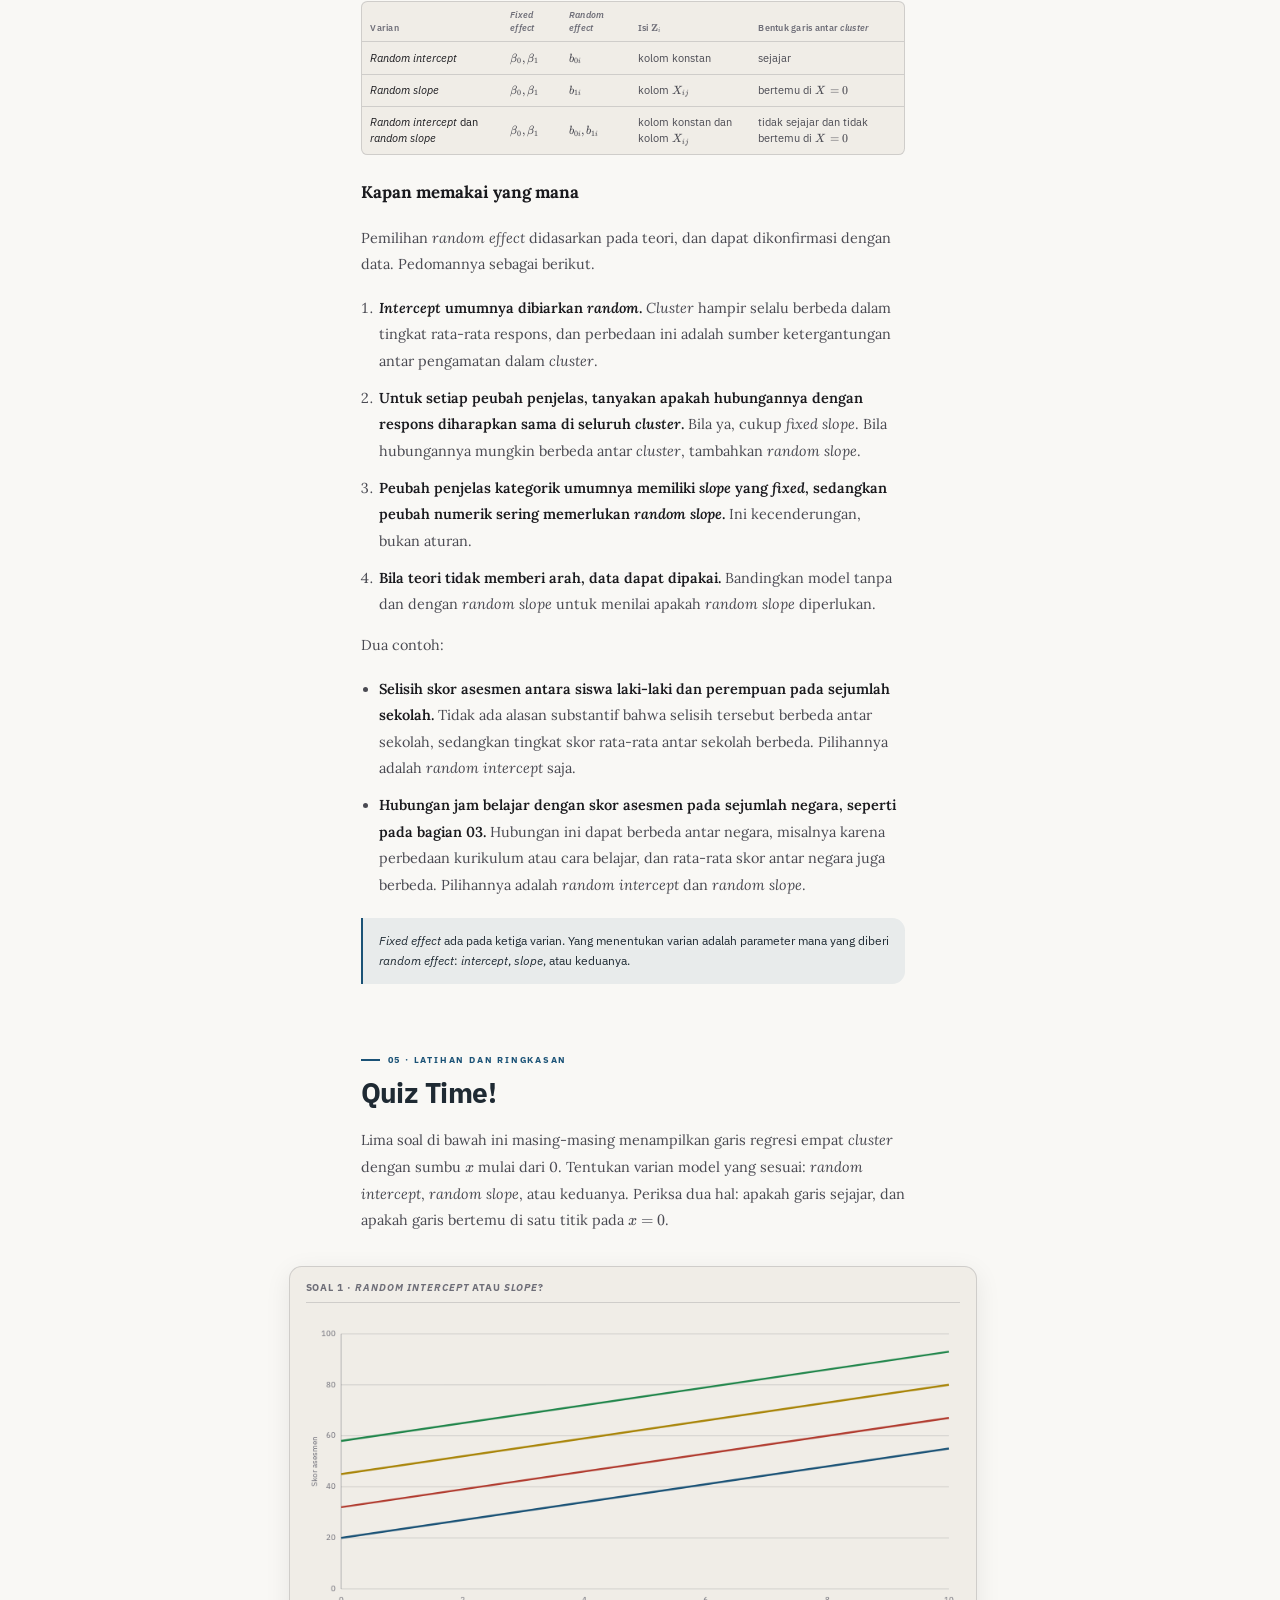
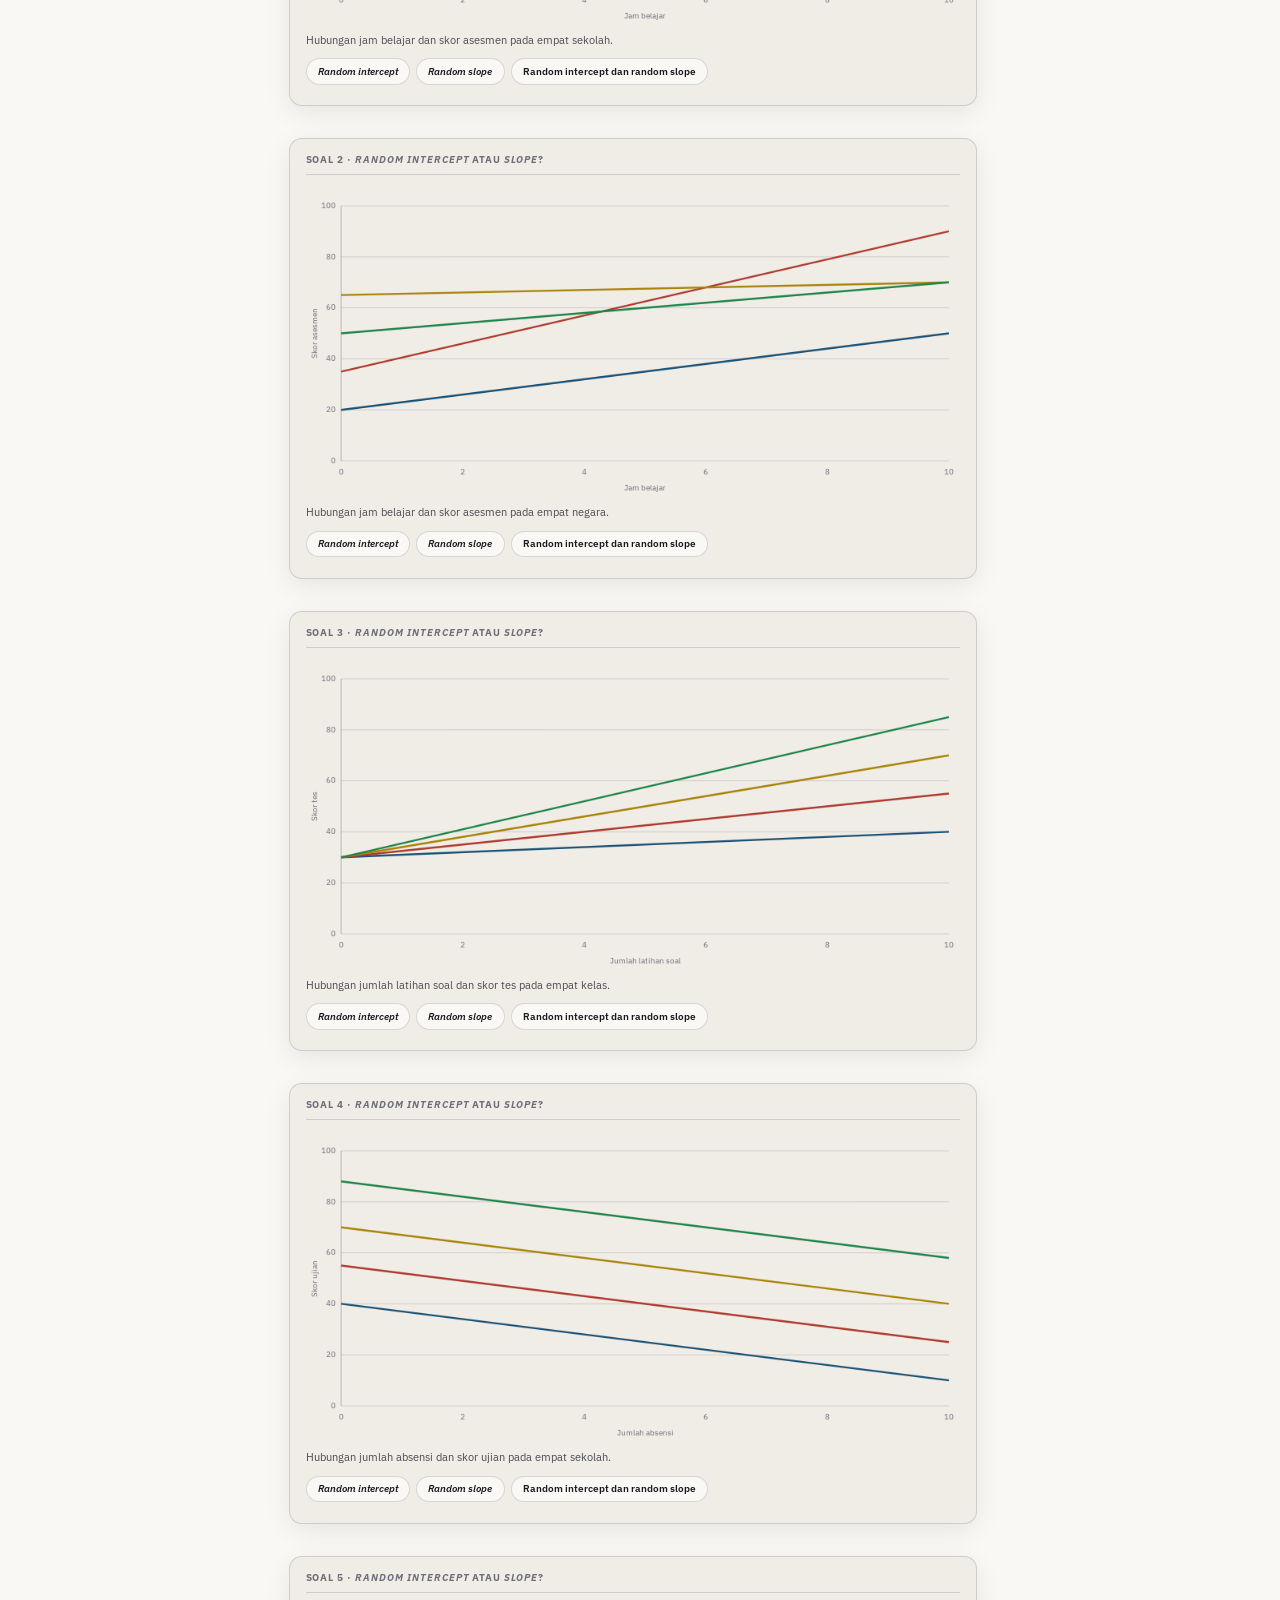
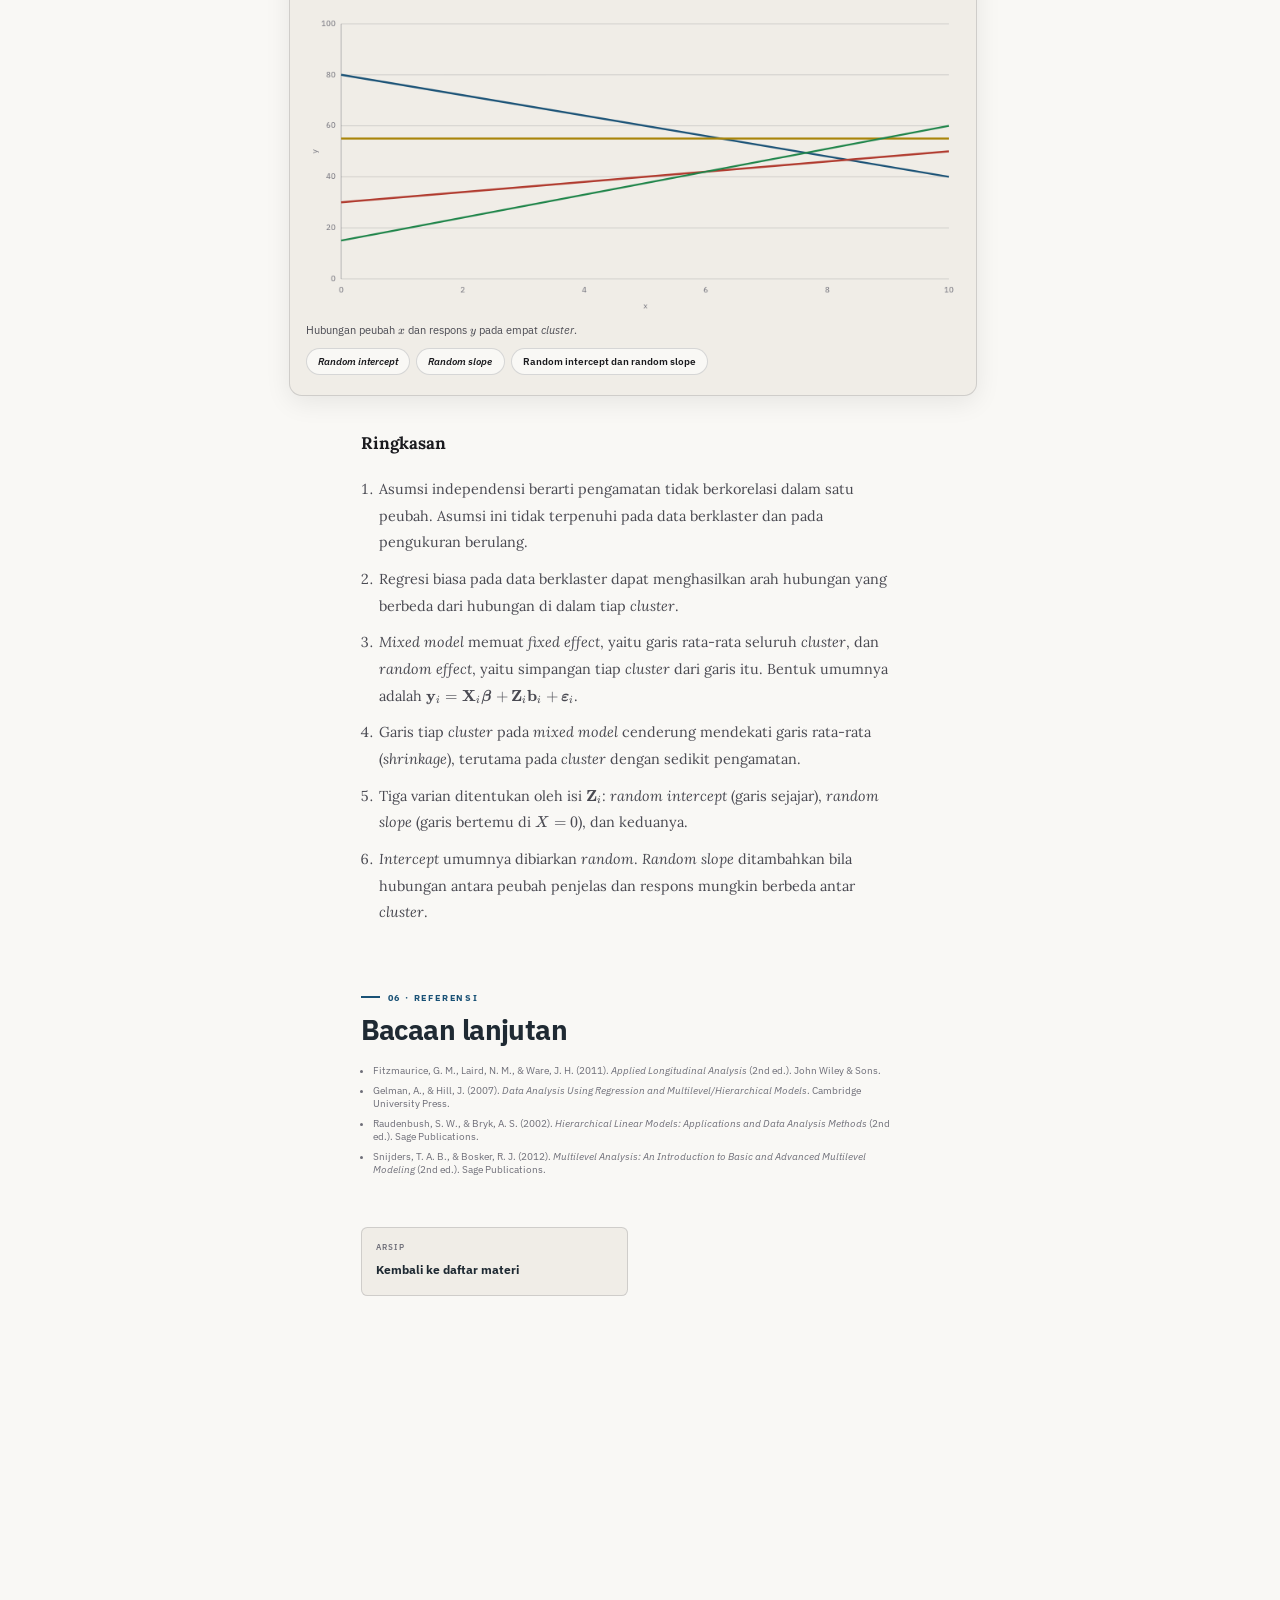
<file: materi/mixed-model/pendahuluan-mixed-model/index.html>
<!doctype html>
<html lang="id" data-tema="terang">
<head>
<meta charset="utf-8">
<meta name="viewport" content="width=device-width, initial-scale=1">
<title>Pendahuluan Mixed Model · Mixed Model</title>
<link rel="icon" href="data:image/svg+xml,<svg xmlns='http://www.w3.org/2000/svg' viewBox='0 0 32 32'><rect width='32' height='32' rx='8' fill='%231A5276'/><path d='M4 25c3.6 0 5-1.2 6.1-6.7C11 13 12.8 8.5 15.9 8.5s4.9 4.5 5.8 9.8C22.8 23.8 24.2 25 27.8 25' fill='none' stroke='%23F9F8F5' stroke-width='2.4' stroke-linecap='round'/></svg>">
<script>
  try {
    var t = localStorage.getItem('tema');
    if (t ? t === 'gelap' : matchMedia('(prefers-color-scheme: dark)').matches) {
      document.documentElement.dataset.tema = 'gelap';
    }
  } catch (e) {}
</script>
<link rel="stylesheet" href="../../../kit/vendor/katex/katex.min.css">
<link rel="stylesheet" href="../../../kit/kit.css">
<link rel="stylesheet" href="../../../kit/situs.css">
<style>
  .tabel-gulir{overflow-x:auto;margin:1.5em 0;border:1px solid var(--garis);border-radius:var(--radius);background:var(--kertas-2)}
  .geser-x{overflow-x:auto;-webkit-overflow-scrolling:touch;scrollbar-width:thin}
  #cv-struktur{min-width:680px}
  table.tabel{width:100%;border-collapse:collapse;font:.84rem/1.55 var(--sans);color:var(--tinta-2);min-width:660px}
  table.tabel.lebar{min-width:660px}
  table.tabel th,table.tabel td{padding:9px 11px;border-bottom:1px solid var(--garis);text-align:left;vertical-align:middle}
  table.tabel th{font-weight:600;color:var(--tinta-redup);font-size:.7rem;letter-spacing:.03em;line-height:1.4;vertical-align:bottom}
  table.tabel td:first-child{color:var(--tinta)}
  table.tabel td.n{font-family:var(--mono);font-size:.8rem;text-align:center;white-space:nowrap;color:var(--tinta)}
  table.tabel tbody tr:hover{background:color-mix(in srgb,var(--tinta) 3%,transparent)}
  table.tabel tbody tr.jeda td{color:var(--tinta-redup);letter-spacing:.2em;padding-top:2px;padding-bottom:2px;border-bottom:0}
  table.tabel tr:last-child td{border-bottom:0}
  .ctl[hidden]{display:none}
  .fig-kuis .btn:disabled{pointer-events:none}
  .btn.kunci{border-color:var(--hijau);color:var(--hijau)}
  .btn.benar{background:var(--hijau);border-color:var(--hijau);color:var(--kertas);animation:kuis-benar .5s ease}
  .btn.salah{border-color:var(--aksen-2);color:var(--aksen-2);animation:kuis-salah .45s ease}
  .k-umpan,#k-skor{opacity:0;transform:translateY(4px);transition:opacity var(--gerak-cepat),transform var(--gerak-cepat)}
  .k-umpan.tampil,#k-skor.tampil{opacity:1;transform:none}
  @keyframes kuis-benar{0%{transform:scale(1)}40%{transform:scale(1.06)}100%{transform:scale(1)}}
  @keyframes kuis-salah{0%,100%{transform:none}20%{transform:translateX(-5px)}40%{transform:translateX(5px)}60%{transform:translateX(-3px)}80%{transform:translateX(3px)}}
  @media(prefers-reduced-motion:reduce){.btn.benar,.btn.salah{animation:none}.k-umpan,#k-skor{transition:none}}
  .hero h1{font-size:clamp(1.85rem,4.4vw,3.3rem);line-height:1.1;max-width:24ch;text-wrap:balance}
  .hero .sub{font-size:1.15rem}
  @media(max-width:700px){
    #cv-regresi-biasa,#cv-regresi-campuran,#cv-varian{aspect-ratio:1.35/1!important}
    .cv-kuis{aspect-ratio:1.35/1!important}
    table.tabel{font-size:.77rem;min-width:620px}
    table.tabel th,table.tabel td{padding:7px 7px}
    table.tabel td.n{font-size:.74rem}
  }
</style>
</head>
<body class="materi" data-mk="mixed-model">
<a class="lewati" href="#utama">Lewati ke konten</a>
<div id="progres"></div>

<header class="situs">
  <div class="situs-isi">
    <a class="merek" href="../../../index.html" aria-label="Bagus's Lab, beranda">
      <span class="merek-tanda" aria-hidden="true">
        <svg viewBox="0 0 32 32" fill="none" stroke="currentColor" stroke-width="2.2" stroke-linecap="round"><path d="M3 26c4 0 5.6-1.3 6.8-7.4C11 13.2 12.9 8 16 8s5 5.2 6.2 10.6C23.4 24.7 25 26 29 26"/></svg>
      </span>
      <span class="merek-teks">Bagus's Lab</span>
    </a>
    <nav class="situs-nav" aria-label="Navigasi utama">
      <a href="../../../index.html#arsip" aria-current="true">Lab</a>
      <a href="../../../profil.html">Profile</a>
    </nav>
    <button id="tema" aria-label="Aktifkan tema gelap" title="Ganti tema">
      <svg class="ikon-matahari" viewBox="0 0 24 24" fill="none" stroke="currentColor" stroke-width="2" stroke-linecap="round" stroke-linejoin="round" aria-hidden="true"><circle cx="12" cy="12" r="4.2"/><path d="M12 2v2.5M12 19.5V22M4.2 4.2l1.8 1.8M18 18l1.8 1.8M2 12h2.5M19.5 12H22M4.2 19.8 6 18M18 6l1.8-1.8"/></svg>
      <svg class="ikon-bulan" viewBox="0 0 24 24" fill="none" stroke="currentColor" stroke-width="2" stroke-linecap="round" stroke-linejoin="round" aria-hidden="true"><path d="M20.5 14.2A8.6 8.6 0 0 1 9.8 3.5a8.6 8.6 0 1 0 10.7 10.7z"/></svg>
    </button>
  </div>
</header>

<header class="hero">
  <div class="label-bagian">Mixed Model</div>
  <h1>Pendahuluan Mixed Model</h1>
  <p class="sub">Random intercept dan random slope pada data berklaster</p>
  <p class="identitas">Bagus Arya Dwipangga · Statistika · UNJ</p>
</header>

<main class="artikel" id="utama">

<section class="muncul">
  <div class="label-bagian">01 · Pendahuluan</div>
  <h2>Asumsi independensi</h2>
  <p><i>Mixed model</i> digunakan ketika pengamatan pada data tidak independen atau saling berkorelasi.</p>
  <p>Independensi di sini berlaku antar pengamatan dalam satu peubah, bukan antara peubah penjelas dan peubah respons. Korelasi antara \(X\) dan \(Y\) justru menjadi sasaran analisis. Yang dimaksud pengamatan yang tidak independen adalah, misalnya, skor siswa pertama dan skor siswa kedua yang saling berkorelasi setelah pengaruh \(X\) diperhitungkan.</p>
  <p>Pada regresi linear sederhana, galat \(\varepsilon_i\) diasumsikan independen: galat satu pengamatan tidak berkorelasi dengan galat pengamatan lain, atau \(\operatorname{Cov}(\varepsilon_i, \varepsilon_{i'}) = 0\) untuk \(i \neq i'\).</p>
  <div class="math">$$Y_i = \beta_0 + \beta_1 X_i + \varepsilon_i, \qquad \varepsilon_i \sim N(0, \sigma^2) \text{ dan saling independen}$$</div>
  <p>Karena adanya asumsi ini, regresi linear biasa tidak dapat digunakan pada data yang pengamatannya tidak independen.</p>
  <p>Asumsi independensi sulit dipertahankan bila pengamatan berbagi sumber yang sama, misalnya:</p>
  <ul>
    <li>subjek yang sama diukur berulang kali,</li>
    <li>anggota keluarga yang sama,</li>
    <li>siswa yang diajar oleh guru yang sama atau bersekolah di sekolah yang sama,</li>
    <li>penduduk yang tinggal di wilayah yang sama.</li>
  </ul>
  <p>Pengamatan yang berbagi sumber yang sama cenderung mirip satu sama lain, sehingga galatnya berkorelasi. Untuk data seperti ini digunakan <i>mixed model</i>, yang memodelkan korelasi tersebut secara eksplisit. Model ini juga dikenal sebagai <i>hierarchical linear model</i>, <i>multilevel model</i>, dan <i>mixed-effects model</i>. Istilah-istilah tersebut sering dipakai bergantian, dan halaman ini memakai istilah <i>mixed model</i>.</p>
  <p>Halaman ini membahas empat hal secara berurutan: bentuk data yang tidak independen, alasan regresi biasa tidak memadai pada data tersebut, bentuk umum <i>mixed model</i>, dan dua jenis variasi antar kelompok yang dapat dimodelkan, yaitu <i>random intercept</i> dan <i>random slope</i>.</p>
  <div class="temuan">Regresi linear biasa mengasumsikan galat yang independen, sedangkan pengamatan yang berbagi sumber yang sama umumnya tidak independen.</div>
</section>

<section class="muncul">
  <div class="label-bagian">02 · Data berklaster dan pengukuran berulang</div>
  <h2>Pengamatan yang berbagi sumber yang sama</h2>
  <p>Sekelompok pengamatan yang berbagi sumber yang sama disebut <i>cluster</i>. Pada data berklaster, setiap <i>cluster</i> memuat beberapa pengamatan, dan sebuah peubah menandai <i>cluster</i> asal tiap pengamatan. Pengamatan ke-\(j\) pada <i>cluster</i> ke-\(i\) ditulis \(Y_{ij}\), dengan \(i = 1, 2, \dots, N\) dan \(j = 1, 2, \dots, n_i\).</p>
  <p>Dua pengamatan \(j \neq j'\) pada <i>cluster</i> yang sama memiliki galat yang berkorelasi, yaitu \(\operatorname{Cov}(\varepsilon_{ij}, \varepsilon_{ij'}) \neq 0\), sehingga asumsi independensi tidak terpenuhi. Dua bentuk data yang membentuk <i>cluster</i> dibahas berikut.</p>

  <div class="fig" id="fig-struktur">
    <h3 class="fig-judul">Struktur pengamatan pada data berklaster dan pengukuran berulang</h3>
    <p class="fig-ket" style="margin:0 0 12px">Pilih bentuk datanya untuk melihat susunan level pengamatannya. Arahkan atau klik kotak induknya untuk menyorot satu <i>cluster</i>.</p>
    <div class="geser-x"><canvas id="cv-struktur" style="aspect-ratio:2.1/1" role="img" aria-label="Diagram level pengamatan: mode data berklaster menampilkan tiga negara (level 2) yang masing-masing memuat siswa (level 1), mode pengukuran berulang menampilkan tiga siswa (level 2) yang masing-masing diamati pada tiga waktu (level 1), mode tersarang menampilkan waktu (level 1) tersarang dalam siswa (level 2) yang tersarang dalam negara (level 3)"></canvas></div>
    <div class="ctl" role="group" aria-label="Pilih bentuk data">
      <button type="button" class="btn p" id="s-klaster" aria-pressed="true">Data berklaster</button>
      <button type="button" class="btn" id="s-ulang" aria-pressed="false">Pengukuran berulang</button>
      <button type="button" class="btn" id="s-tersarang" aria-pressed="false">Tersarang: waktu dalam siswa dalam negara</button>
    </div>
    <p class="fig-ket" id="s-ket">Tiap negara (kotak) memuat beberapa siswa (elips). Siswa dari negara yang sama berbagi sumber yang sama, sehingga skornya cenderung berkorelasi.</p>
  </div>

  <h3>Data berklaster</h3>
  <p>Contoh data berklaster adalah skor asesmen matematika siswa dari beberapa negara. Siswa dari negara yang sama mengikuti sistem pendidikan yang sama, sehingga skor mereka cenderung lebih mirip dibandingkan dengan skor siswa dari negara lain. Setiap negara adalah satu <i>cluster</i>, dan setiap siswa adalah satu pengamatan di dalam <i>cluster</i> tersebut.</p>
  <p>Dalam format panjang (<i>long format</i>), setiap baris adalah satu siswa dan satu kolom menyimpan <i>cluster</i>-nya. Tabel berikut menunjukkan sebagian data ilustrasi yang dipakai pada halaman ini: 15 siswa dari tiap negara pada 3 negara (A, B, dan I), dengan jam belajar per minggu (\(X_{ij}\)) dan skor asesmen matematika skala 0 sampai 100 (\(Y_{ij}\)).</p>
  <div class="tabel-gulir">
    <table class="tabel">
      <thead>
        <tr><th>Negara</th><th>Siswa<br>(\(j\))</th><th>Jam belajar<br>(\(X_{ij}\), jam per minggu)</th><th>Skor asesmen<br>(\(Y_{ij}\))</th></tr>
      </thead>
      <tbody>
        <tr><td>A</td><td class="n">1</td><td class="n">4,8</td><td class="n">77,1</td></tr>
        <tr><td>A</td><td class="n">2</td><td class="n">3,6</td><td class="n">77,7</td></tr>
        <tr><td>A</td><td class="n">3</td><td class="n">3,8</td><td class="n">73,4</td></tr>
        <tr><td>B</td><td class="n">1</td><td class="n">10,4</td><td class="n">83,2</td></tr>
        <tr><td>B</td><td class="n">2</td><td class="n">9,2</td><td class="n">75,5</td></tr>
        <tr><td>B</td><td class="n">3</td><td class="n">10,8</td><td class="n">85,6</td></tr>
        <tr><td>I</td><td class="n">1</td><td class="n">15,6</td><td class="n">58,2</td></tr>
        <tr><td>I</td><td class="n">2</td><td class="n">14,2</td><td class="n">55,6</td></tr>
        <tr><td>I</td><td class="n">3</td><td class="n">14,2</td><td class="n">66,2</td></tr>
        <tr class="jeda"><td>⋮</td><td class="n">⋮</td><td class="n">⋮</td><td class="n">⋮</td></tr>
        <tr><td>I</td><td class="n">15</td><td class="n">14,4</td><td class="n">56,4</td></tr>
      </tbody>
    </table>
  </div>
  <p>Kolom negara bernilai A pada tiga baris pertama, B pada tiga baris berikutnya, dan seterusnya. Nilai yang berulang pada kolom itu menandakan bahwa baris-baris tersebut berasal dari <i>cluster</i> yang sama.</p>

  <h3>Pengukuran berulang</h3>
  <p>Pengukuran berulang terjadi bila subjek yang sama diamati pada beberapa waktu yang berbeda. Pengamatan pada subjek yang sama berbagi karakteristik subjek tersebut, misalnya kemampuan awal, sehingga subjek berperan sebagai <i>cluster</i> dan setiap waktu pengamatan menjadi satu pengamatan di dalamnya. Tabel berikut menunjukkan skor asesmen matematika tiga siswa yang masing-masing diamati pada tiga waktu yang berbeda, misalnya awal, tengah, dan akhir tahun ajaran (data ilustrasi).</p>
  <div class="tabel-gulir">
    <table class="tabel">
      <thead>
        <tr><th>Siswa<br>(\(i\))</th><th>Waktu<br>(\(j\))</th><th>Skor asesmen<br>(\(Y_{ij}\))</th></tr>
      </thead>
      <tbody>
        <tr><td class="n">1</td><td class="n">1</td><td class="n">62,0</td></tr>
        <tr><td class="n">1</td><td class="n">2</td><td class="n">67,0</td></tr>
        <tr><td class="n">1</td><td class="n">3</td><td class="n">73,0</td></tr>
        <tr><td class="n">2</td><td class="n">1</td><td class="n">78,0</td></tr>
        <tr><td class="n">2</td><td class="n">2</td><td class="n">81,0</td></tr>
        <tr><td class="n">2</td><td class="n">3</td><td class="n">87,0</td></tr>
        <tr><td class="n">3</td><td class="n">1</td><td class="n">55,0</td></tr>
        <tr><td class="n">3</td><td class="n">2</td><td class="n">60,0</td></tr>
        <tr><td class="n">3</td><td class="n">3</td><td class="n">64,0</td></tr>
      </tbody>
    </table>
  </div>
  <p>Bentuk ini sesuai dengan data longitudinal yang dibahas pada halaman <a href="../../struktur-data/struktur-data-dimensi-waktu/index.html">Cross Section vs Time Series vs Longitudinal vs Panel</a>. Siswa yang sama muncul pada tiga baris, satu baris untuk tiap waktu, sehingga ketiga skor itu tidak boleh diperlakukan sebagai tiga pengamatan yang saling independen.</p>
  <div class="temuan">Data berklaster dan data pengukuran berulang memiliki struktur yang sama: pengamatan dikelompokkan oleh sumber yang sama, sehingga pengamatan dalam satu <i>cluster</i> tidak independen.</div>
</section>

<section class="muncul">
  <div class="label-bagian">03 · Kenapa harus mixed model?</div>
  <h2>Dari regresi biasa ke <i>mixed model</i></h2>

  <h3>Contoh kasus</h3>
  <p>Misalkan jam belajar per minggu dan skor asesmen matematika (skala 0 sampai 100) dicatat pada siswa dari tiga negara, yaitu negara A, B, dan I, dengan 15 siswa di tiap negara. Ketiga negara memiliki kisaran jam belajar dan skor yang berbeda:</p>
  <ul>
    <li>Negara A memiliki kisaran jam belajar paling rendah, tetapi skor siswanya cenderung tinggi.</li>
    <li>Negara B memiliki kisaran jam belajar lebih tinggi daripada negara A dan lebih rendah daripada negara I, dengan skor siswa yang cenderung sama dengan negara A.</li>
    <li>Negara I memiliki kisaran jam belajar paling tinggi, tetapi skor siswanya paling rendah.</li>
  </ul>
  <p>Seluruh data pada halaman ini adalah data ilustrasi.</p>

  <h3>Regresi biasa</h3>
  <p>Regresi biasa mengabaikan negara dan memperlakukan seluruh siswa sebagai pengamatan yang independen:</p>
  <div class="math">$$Y_{ij} = \beta_0 + \beta_1 X_{ij} + \varepsilon_{ij}$$</div>
  <p>Jika data dimodelkan dengan regresi biasa, diperoleh satu garis regresi untuk seluruh siswa seperti pada ilustrasi di bawah.</p>

  <div class="fig" id="fig-regresi-biasa">
    <h3 class="fig-judul">Regresi biasa pada jam belajar dan skor asesmen tiga negara</h3>
    <p class="fig-ket" style="margin:0 0 12px">Setiap titik adalah satu siswa, diwarnai menurut negaranya. Data ilustrasi.</p>
    <canvas id="cv-regresi-biasa" style="aspect-ratio:2.1/1" role="img" aria-label="Diagram pencar jam belajar dan skor asesmen 96 siswa dari tiga negara; titik negara A di kiri atas, negara B di tengah, negara I di kanan bawah, dengan satu garis regresi gabungan yang menurun"></canvas>
    <p class="fig-ket">Satu garis regresi untuk seluruh siswa, tanpa memperhitungkan negara. Garis ini menurun.</p>
  </div>

  <p>Garis regresi pada ilustrasi menurun: tiap tambahan satu jam belajar per minggu berkaitan dengan penurunan rata-rata skor. Hasil ini tidak masuk akal secara substantif, karena siswa dengan jam belajar lebih tinggi seharusnya memiliki skor lebih tinggi.</p>
  <p>Titik-titik pada ilustrasi sesuai dengan harapan itu. Di dalam setiap negara, yaitu pada titik dengan warna yang sama, siswa dengan jam belajar lebih tinggi cenderung memiliki skor lebih tinggi. Garis regresi menurun karena negara dengan jam belajar paling tinggi (negara I) memiliki skor paling rendah, sehingga perbedaan antar negara bercampur dengan hubungan di dalam negara.</p>
  <p>Penyebabnya adalah regresi biasa mengabaikan negara. Siswa dari negara yang sama tidak independen (bagian 02), dan regresi biasa tidak memiliki cara untuk memisahkan perbedaan antar negara dari hubungan jam belajar dan skor. Inilah alasan <i>mixed model</i> diperlukan.</p>

  <h3><i>Mixed model</i></h3>
  <p><i>Mixed model</i> memperhitungkan negara sebagai <i>cluster</i>. Model ini memberikan satu garis regresi untuk tiap negara, dengan seluruh garis diestimasi bersama dalam satu model. Ilustrasi berikut menunjukkan garis regresi tiap negara pada data yang sama. Garis-garis ini bukan hasil regresi yang dilakukan terpisah pada tiap negara.</p>

  <div class="fig" id="fig-regresi-campuran">
    <h3 class="fig-judul">Garis regresi per negara dari <i>mixed model</i></h3>
    <p class="fig-ket" style="margin:0 0 12px">Data, sumbu, dan warna negara sama dengan figur sebelumnya. Data ilustrasi.</p>
    <canvas id="cv-regresi-campuran" style="aspect-ratio:2.1/1" role="img" aria-label="Diagram pencar yang sama dengan figur sebelumnya, kini dengan tiga garis regresi menaik, satu untuk tiap negara, berwarna sesuai negaranya"></canvas>
    <p class="fig-ket">Satu garis untuk tiap negara. Garisnya mengikuti pola titik negara itu dan ditarik mendekati garis rata-rata seperti sifat <i>shrinkage</i>, sehingga ketiganya menaik dan saling berdekatan.</p>
  </div>

  <p>Berbeda dengan regresi biasa, garis tiap negara pada ilustrasi menaik. Hubungan positif antara jam belajar dan skor di dalam negara kini terlihat.</p>
  <p>Untuk siswa ke-\(j\) pada negara ke-\(i\), dengan <i>intercept</i> dan <i>slope</i> keduanya bervariasi antar negara, modelnya adalah</p>
  <div class="math">$$Y_{ij} = (\beta_0 + b_{0i}) + (\beta_1 + b_{1i})\,X_{ij} + \varepsilon_{ij}$$</div>
  <p>dengan</p>
  <ul>
    <li><strong><i>fixed effect</i></strong> \(\beta_0\) dan \(\beta_1\): parameter yang bernilai sama untuk seluruh <i>cluster</i>, yaitu <i>intercept</i> dan <i>slope</i> garis rata-rata seluruh negara;</li>
    <li><strong><i>random effect</i></strong> \(b_{0i}\) dan \(b_{1i}\): simpangan <i>intercept</i> dan <i>slope</i> negara ke-\(i\) dari garis rata-rata tersebut, yang diperlakukan sebagai peubah acak.</li>
  </ul>
  <p>Dengan demikian <i>intercept</i> negara ke-\(i\) adalah \(\beta_0 + b_{0i}\) dan <i>slope</i>-nya adalah \(\beta_1 + b_{1i}\). Asumsi distribusinya adalah</p>
  <div class="math">$$\begin{pmatrix} b_{0i} \\ b_{1i} \end{pmatrix} \sim N(\mathbf{0}, \mathbf{G}), \qquad \varepsilon_{ij} \sim N(0, \sigma^2)$$</div>
  <p>dengan matriks \(\mathbf{G}\) yang memuat varians <i>random effect</i> dan kovarians di antaranya:</p>
  <div class="math">$$\mathbf{G} = \begin{pmatrix} \sigma_0^2 & \sigma_{01} \\ \sigma_{01} & \sigma_1^2 \end{pmatrix}$$</div>
  <p>Di sini \(\sigma_0^2\) adalah varians <i>intercept</i> antar negara, \(\sigma_1^2\) varians <i>slope</i> antar negara, dan \(\sigma_{01}\) kovarians antara <i>intercept</i> dan <i>slope</i>.</p>
  <p>Seluruh pengamatan pada negara ke-\(i\) dapat disusun menjadi satu vektor \(\mathbf{y}_i\), sehingga model di atas ditulis dalam <strong>bentuk umum</strong> <i>mixed model</i> linear:</p>
  <div class="math">$$\mathbf{y}_i = \mathbf{X}_i \boldsymbol{\beta} + \mathbf{Z}_i \mathbf{b}_i + \boldsymbol{\varepsilon}_i, \qquad \mathbf{b}_i \sim N(\mathbf{0}, \mathbf{G}), \quad \boldsymbol{\varepsilon}_i \sim N(\mathbf{0}, \sigma^2 \mathbf{I})$$</div>
  <p>Makna tiap komponen:</p>
  <ul>
    <li>\(\mathbf{y}_i\): vektor skor siswa pada negara ke-\(i\), berukuran \(n_i \times 1\).</li>
    <li>\(\mathbf{X}_i\) dan \(\boldsymbol{\beta}\): matriks desain dan koefisien <i>fixed effect</i>. Pada contoh ini \(\mathbf{X}_i\) berisi kolom konstan dan kolom \(X_{ij}\), dan \(\boldsymbol{\beta} = (\beta_0, \beta_1)^\top\).</li>
    <li>\(\mathbf{Z}_i\) dan \(\mathbf{b}_i\): matriks desain dan vektor <i>random effect</i>. \(\mathbf{Z}_i\) menentukan parameter mana yang bervariasi antar negara. Pada contoh ini \(\mathbf{Z}_i\) berisi kolom konstan dan kolom \(X_{ij}\), dan \(\mathbf{b}_i = (b_{0i}, b_{1i})^\top\).</li>
    <li>\(\boldsymbol{\varepsilon}_i\): galat pengamatan. Vektor \(\mathbf{b}_i\) saling independen antar negara.</li>
  </ul>
  <p>Bentuk umum ini berlaku untuk seluruh <i>mixed model</i> linear. Perbedaan antar model terletak pada isi \(\mathbf{Z}_i\), yang dibahas pada bagian 04.</p>
  <p>Karena \(\mathbf{b}_i\) dimiliki bersama oleh seluruh siswa pada negara ke-\(i\), dua siswa pada negara yang sama memiliki galat total yang berkorelasi. Dengan demikian <i>mixed model</i> memodelkan ketergantungan dalam <i>cluster</i> yang diabaikan oleh regresi biasa.</p>
  <p>Garis tiap negara pada <i>mixed model</i> bukan hasil regresi yang terpisah untuk tiap negara. Estimasinya cenderung mendekati garis rata-rata, dan kecenderungan ini lebih kuat pada negara dengan sedikit pengamatan. Gejala ini disebut <i>shrinkage</i>.</p>
  <p>Ilustrasi di atas memakai tiga negara agar garisnya mudah dibaca. Pada praktiknya, <i>mixed model</i> memerlukan jumlah <i>cluster</i> yang lebih banyak, karena varians <i>random effect</i> diestimasi dari variasi antar <i>cluster</i>. Selain itu, <i>slope fixed</i> memadukan informasi di dalam <i>cluster</i> dan antar <i>cluster</i>. Bila tiap <i>cluster</i> memuat sedikit pengamatan atau perbedaan antar <i>cluster</i> kecil, estimasinya lebih dipengaruhi perbedaan antar <i>cluster</i>, sehingga hasilnya perlu dibaca dengan hati-hati.</p>
  <div class="temuan">Regresi biasa pada data berklaster dapat menghasilkan arah hubungan yang berbeda dari hubungan di dalam tiap <i>cluster</i>. <i>Mixed model</i> mengestimasi garis rata-rata (<i>fixed effect</i>) dan penyimpangan tiap <i>cluster</i> dari garis itu (<i>random effect</i>), sehingga hubungan positif di dalam negara dapat terlihat.</div>
</section>

<section class="muncul">
  <div class="label-bagian">04 · Random intercept dan random slope</div>
  <h2>Parameter yang bervariasi antar <i>cluster</i></h2>
  <p>Pada bagian 03, <i>intercept</i> dan <i>slope</i> keduanya dibiarkan bervariasi antar negara. Pilihan lain adalah membiarkan salah satunya saja yang bervariasi. <i>Fixed effect</i> selalu ada pada setiap varian; yang membedakan varian adalah parameter mana yang diberi <i>random effect</i>. Dari pilihan ini terbentuk tiga varian.</p>

  <h3><i>Random intercept</i></h3>
  <p>Hanya <i>intercept</i> yang bervariasi antar <i>cluster</i>, sedangkan <i>slope</i> sama untuk seluruh <i>cluster</i>:</p>
  <div class="math">$$Y_{ij} = (\beta_0 + b_{0i}) + \beta_1 X_{ij} + \varepsilon_{ij}, \qquad b_{0i} \sim N(0, \sigma_0^2)$$</div>
  <p>Dalam bentuk umum, \(\mathbf{Z}_i\) hanya berisi kolom konstan, \(\mathbf{b}_i = b_{0i}\), dan \(\mathbf{G} = \sigma_0^2\). Garis tiap <i>cluster</i> sejajar: tingkat skor berbeda antar negara, tetapi pengaruh jam belajar sama. Pada model ini, korelasi antara dua siswa pada negara yang sama adalah \(\sigma_0^2 / (\sigma_0^2 + \sigma^2)\).</p>

  <h3><i>Random slope</i></h3>
  <p>Hanya <i>slope</i> yang bervariasi antar <i>cluster</i>, sedangkan <i>intercept</i> sama untuk seluruh <i>cluster</i>:</p>
  <div class="math">$$Y_{ij} = \beta_0 + (\beta_1 + b_{1i})\,X_{ij} + \varepsilon_{ij}, \qquad b_{1i} \sim N(0, \sigma_1^2)$$</div>
  <p>Dalam bentuk umum, \(\mathbf{Z}_i\) hanya berisi kolom \(X_{ij}\), \(\mathbf{b}_i = b_{1i}\), dan \(\mathbf{G} = \sigma_1^2\). Seluruh garis memiliki <i>intercept</i> yang sama sehingga berpotongan di \(X = 0\), dengan <i>slope</i> yang berbeda. Varian ini jarang dipakai. Titik temu pada \(X = 0\) bergantung pada skala \(X\) (bila \(X\) dipusatkan pada rata-ratanya, titik temu pindah ke rata-rata \(X\)) dan jarang memiliki dasar substantif. Varian ini disajikan agar perbedaan antara <i>fixed effect</i> dan <i>random effect</i> terlihat jelas.</p>

  <h3><i>Random intercept</i> dan <i>random slope</i></h3>
  <p><i>Intercept</i> dan <i>slope</i> keduanya bervariasi antar <i>cluster</i>:</p>
  <div class="math">$$Y_{ij} = (\beta_0 + b_{0i}) + (\beta_1 + b_{1i})\,X_{ij} + \varepsilon_{ij}$$</div>
  <p>Dalam bentuk umum, \(\mathbf{Z}_i\) berisi kolom konstan dan kolom \(X_{ij}\), dan \(\mathbf{G}\) berukuran \(2 \times 2\) dengan kovarians \(\sigma_{01}\) di luar diagonal. Garis tiap <i>cluster</i> berbeda dalam <i>intercept</i> maupun <i>slope</i>. Varian inilah yang dipakai pada bagian 03.</p>

  <div class="fig" id="fig-varian">
    <h3 class="fig-judul">Tiga varian garis regresi antar <i>cluster</i></h3>
    <p class="fig-ket" style="margin:0 0 12px">Lima <i>cluster</i>, sumbu x selalu mulai dari 0, dan titik pada x = 0 ditandai untuk tiap garis.</p>
    <canvas id="cv-varian" style="aspect-ratio:2.1/1" role="img" aria-label="Tiga tampilan garis regresi lima cluster: random intercept dengan garis sejajar, random slope dengan garis bertemu di x sama dengan nol, dan keduanya dengan garis tidak sejajar dan tidak bertemu"></canvas>
    <div class="ctl" role="group" aria-label="Pilih varian model">
      <button type="button" class="btn p" id="v-ri" aria-pressed="true"><i>Random intercept</i></button>
      <button type="button" class="btn" id="v-rs" aria-pressed="false"><i>Random slope</i></button>
      <button type="button" class="btn" id="v-both" aria-pressed="false">Keduanya</button>
    </div>
    <p class="fig-ket" id="v-ket">Garis seluruh <i>cluster</i> sejajar. <i>Slope</i> sama untuk semua <i>cluster</i> (<i>fixed</i>), sedangkan <i>intercept</i> berbeda (<i>random</i>).</p>
  </div>

  <div class="tabel-gulir">
    <table class="tabel lebar">
      <thead>
        <tr><th>Varian</th><th><i>Fixed effect</i></th><th><i>Random effect</i></th><th>Isi \(\mathbf{Z}_i\)</th><th>Bentuk garis antar <i>cluster</i></th></tr>
      </thead>
      <tbody>
        <tr><td><i>Random intercept</i></td><td>\(\beta_0, \beta_1\)</td><td>\(b_{0i}\)</td><td>kolom konstan</td><td>sejajar</td></tr>
        <tr><td><i>Random slope</i></td><td>\(\beta_0, \beta_1\)</td><td>\(b_{1i}\)</td><td>kolom \(X_{ij}\)</td><td>bertemu di \(X = 0\)</td></tr>
        <tr><td><i>Random intercept</i> dan <i>random slope</i></td><td>\(\beta_0, \beta_1\)</td><td>\(b_{0i}, b_{1i}\)</td><td>kolom konstan dan kolom \(X_{ij}\)</td><td>tidak sejajar dan tidak bertemu di \(X = 0\)</td></tr>
      </tbody>
    </table>
  </div>

  <h3>Kapan memakai yang mana</h3>
  <p>Pemilihan <i>random effect</i> didasarkan pada teori, dan dapat dikonfirmasi dengan data. Pedomannya sebagai berikut.</p>
  <ol>
    <li><strong><i>Intercept</i> umumnya dibiarkan <i>random</i>.</strong> <i>Cluster</i> hampir selalu berbeda dalam tingkat rata-rata respons, dan perbedaan ini adalah sumber ketergantungan antar pengamatan dalam <i>cluster</i>.</li>
    <li><strong>Untuk setiap peubah penjelas, tanyakan apakah hubungannya dengan respons diharapkan sama di seluruh <i>cluster</i>.</strong> Bila ya, cukup <i>fixed slope</i>. Bila hubungannya mungkin berbeda antar <i>cluster</i>, tambahkan <i>random slope</i>.</li>
    <li><strong>Peubah penjelas kategorik umumnya memiliki <i>slope</i> yang <i>fixed</i>, sedangkan peubah numerik sering memerlukan <i>random slope</i>.</strong> Ini kecenderungan, bukan aturan.</li>
    <li><strong>Bila teori tidak memberi arah, data dapat dipakai.</strong> Bandingkan model tanpa dan dengan <i>random slope</i> untuk menilai apakah <i>random slope</i> diperlukan.</li>
  </ol>
  <p>Dua contoh:</p>
  <ul>
    <li><strong>Selisih skor asesmen antara siswa laki-laki dan perempuan pada sejumlah sekolah.</strong> Tidak ada alasan substantif bahwa selisih tersebut berbeda antar sekolah, sedangkan tingkat skor rata-rata antar sekolah berbeda. Pilihannya adalah <i>random intercept</i> saja.</li>
    <li><strong>Hubungan jam belajar dengan skor asesmen pada sejumlah negara, seperti pada bagian 03.</strong> Hubungan ini dapat berbeda antar negara, misalnya karena perbedaan kurikulum atau cara belajar, dan rata-rata skor antar negara juga berbeda. Pilihannya adalah <i>random intercept</i> dan <i>random slope</i>.</li>
  </ul>
  <div class="temuan"><i>Fixed effect</i> ada pada ketiga varian. Yang menentukan varian adalah parameter mana yang diberi <i>random effect</i>: <i>intercept</i>, <i>slope</i>, atau keduanya.</div>
</section>

<section class="muncul">
  <div class="label-bagian">05 · Latihan dan ringkasan</div>
  <h2>Quiz Time!</h2>
  <p>Lima soal di bawah ini masing-masing menampilkan garis regresi empat <i>cluster</i> dengan sumbu \(x\) mulai dari 0. Tentukan varian model yang sesuai: <i>random intercept</i>, <i>random slope</i>, atau keduanya. Periksa dua hal: apakah garis sejajar, dan apakah garis bertemu di satu titik pada \(x = 0\).</p>

  <div class="fig fig-kuis" id="fig-kuis-1">
    <h3 class="fig-judul">Soal 1 · <i>Random intercept</i> atau <i>slope</i>?</h3>
    <canvas id="cv-kuis-1" class="cv-kuis" style="aspect-ratio:2.1/1" role="img" aria-label="Soal 1: garis regresi empat cluster, sumbu x jam belajar dari 0 sampai 10, sumbu y skor asesmen dari 0 sampai 100"></canvas>
    <p class="fig-ket">Hubungan jam belajar dan skor asesmen pada empat sekolah.</p>
    <div class="ctl" role="group" aria-label="Pilih varian model untuk soal 1">
      <button type="button" class="btn" data-soal="1" data-jawab="ri"><i>Random intercept</i></button>
      <button type="button" class="btn" data-soal="1" data-jawab="rs"><i>Random slope</i></button>
      <button type="button" class="btn" data-soal="1" data-jawab="both">Random intercept dan random slope</button>
    </div>
    <p class="fig-ket k-umpan" aria-live="polite"></p>
  </div>

  <div class="fig fig-kuis" id="fig-kuis-2">
    <h3 class="fig-judul">Soal 2 · <i>Random intercept</i> atau <i>slope</i>?</h3>
    <canvas id="cv-kuis-2" class="cv-kuis" style="aspect-ratio:2.1/1" role="img" aria-label="Soal 2: garis regresi empat cluster, sumbu x jam belajar dari 0 sampai 10, sumbu y skor asesmen dari 0 sampai 100"></canvas>
    <p class="fig-ket">Hubungan jam belajar dan skor asesmen pada empat negara.</p>
    <div class="ctl" role="group" aria-label="Pilih varian model untuk soal 2">
      <button type="button" class="btn" data-soal="2" data-jawab="ri"><i>Random intercept</i></button>
      <button type="button" class="btn" data-soal="2" data-jawab="rs"><i>Random slope</i></button>
      <button type="button" class="btn" data-soal="2" data-jawab="both">Random intercept dan random slope</button>
    </div>
    <p class="fig-ket k-umpan" aria-live="polite"></p>
  </div>

  <div class="fig fig-kuis" id="fig-kuis-3">
    <h3 class="fig-judul">Soal 3 · <i>Random intercept</i> atau <i>slope</i>?</h3>
    <canvas id="cv-kuis-3" class="cv-kuis" style="aspect-ratio:2.1/1" role="img" aria-label="Soal 3: garis regresi empat cluster, sumbu x jumlah latihan soal dari 0 sampai 10, sumbu y skor tes dari 0 sampai 100"></canvas>
    <p class="fig-ket">Hubungan jumlah latihan soal dan skor tes pada empat kelas.</p>
    <div class="ctl" role="group" aria-label="Pilih varian model untuk soal 3">
      <button type="button" class="btn" data-soal="3" data-jawab="ri"><i>Random intercept</i></button>
      <button type="button" class="btn" data-soal="3" data-jawab="rs"><i>Random slope</i></button>
      <button type="button" class="btn" data-soal="3" data-jawab="both">Random intercept dan random slope</button>
    </div>
    <p class="fig-ket k-umpan" aria-live="polite"></p>
  </div>

  <div class="fig fig-kuis" id="fig-kuis-4">
    <h3 class="fig-judul">Soal 4 · <i>Random intercept</i> atau <i>slope</i>?</h3>
    <canvas id="cv-kuis-4" class="cv-kuis" style="aspect-ratio:2.1/1" role="img" aria-label="Soal 4: garis regresi empat cluster, sumbu x jumlah absensi dari 0 sampai 10, sumbu y skor ujian dari 0 sampai 100"></canvas>
    <p class="fig-ket">Hubungan jumlah absensi dan skor ujian pada empat sekolah.</p>
    <div class="ctl" role="group" aria-label="Pilih varian model untuk soal 4">
      <button type="button" class="btn" data-soal="4" data-jawab="ri"><i>Random intercept</i></button>
      <button type="button" class="btn" data-soal="4" data-jawab="rs"><i>Random slope</i></button>
      <button type="button" class="btn" data-soal="4" data-jawab="both">Random intercept dan random slope</button>
    </div>
    <p class="fig-ket k-umpan" aria-live="polite"></p>
  </div>

  <div class="fig fig-kuis" id="fig-kuis-5">
    <h3 class="fig-judul">Soal 5 · <i>Random intercept</i> atau <i>slope</i>?</h3>
    <canvas id="cv-kuis-5" class="cv-kuis" style="aspect-ratio:2.1/1" role="img" aria-label="Soal 5: garis regresi empat cluster, sumbu x dari 0 sampai 10, sumbu y dari 0 sampai 100"></canvas>
    <p class="fig-ket">Hubungan peubah \(x\) dan respons \(y\) pada empat <i>cluster</i>.</p>
    <div class="ctl" role="group" aria-label="Pilih varian model untuk soal 5">
      <button type="button" class="btn" data-soal="5" data-jawab="ri"><i>Random intercept</i></button>
      <button type="button" class="btn" data-soal="5" data-jawab="rs"><i>Random slope</i></button>
      <button type="button" class="btn" data-soal="5" data-jawab="both">Random intercept dan random slope</button>
    </div>
    <p class="fig-ket k-umpan" aria-live="polite"></p>
  </div>

  <div class="ctl" id="k-skor" hidden><span class="lbl">Skor kamu</span><b id="k-skor-angka">0</b><span class="lbl">dari 5</span><button type="button" class="btn p" id="k-ulang">Ulang</button></div>

  <h3>Ringkasan</h3>
  <ol>
    <li>Asumsi independensi berarti pengamatan tidak berkorelasi dalam satu peubah. Asumsi ini tidak terpenuhi pada data berklaster dan pada pengukuran berulang.</li>
    <li>Regresi biasa pada data berklaster dapat menghasilkan arah hubungan yang berbeda dari hubungan di dalam tiap <i>cluster</i>.</li>
    <li><i>Mixed model</i> memuat <i>fixed effect</i>, yaitu garis rata-rata seluruh <i>cluster</i>, dan <i>random effect</i>, yaitu simpangan tiap <i>cluster</i> dari garis itu. Bentuk umumnya adalah \(\mathbf{y}_i = \mathbf{X}_i \boldsymbol{\beta} + \mathbf{Z}_i \mathbf{b}_i + \boldsymbol{\varepsilon}_i\).</li>
    <li>Garis tiap <i>cluster</i> pada <i>mixed model</i> cenderung mendekati garis rata-rata (<i>shrinkage</i>), terutama pada <i>cluster</i> dengan sedikit pengamatan.</li>
    <li>Tiga varian ditentukan oleh isi \(\mathbf{Z}_i\): <i>random intercept</i> (garis sejajar), <i>random slope</i> (garis bertemu di \(X = 0\)), dan keduanya.</li>
    <li><i>Intercept</i> umumnya dibiarkan <i>random</i>. <i>Random slope</i> ditambahkan bila hubungan antara peubah penjelas dan respons mungkin berbeda antar <i>cluster</i>.</li>
  </ol>
</section>

<section class="muncul">
  <div class="label-bagian">06 · Referensi</div>
  <h2>Bacaan lanjutan</h2>
  <ul class="sumber">
    <li>Fitzmaurice, G. M., Laird, N. M., &amp; Ware, J. H. (2011). <i>Applied Longitudinal Analysis</i> (2nd ed.). John Wiley &amp; Sons.</li>
    <li>Gelman, A., &amp; Hill, J. (2007). <i>Data Analysis Using Regression and Multilevel/Hierarchical Models</i>. Cambridge University Press.</li>
    <li>Raudenbush, S. W., &amp; Bryk, A. S. (2002). <i>Hierarchical Linear Models: Applications and Data Analysis Methods</i> (2nd ed.). Sage Publications.</li>
    <li>Snijders, T. A. B., &amp; Bosker, R. J. (2012). <i>Multilevel Analysis: An Introduction to Basic and Advanced Multilevel Modeling</i> (2nd ed.). Sage Publications.</li>
  </ul>
</section>

<nav class="nav-bawah" aria-label="Navigasi materi">
  <a class="kartu-nav" href="../../../index.html#arsip">
    <span>Arsip</span>
    <b>Kembali ke daftar materi</b>
  </a>
  <span></span>
</nav>

</main>
<script src="../../../kit/vendor/katex/katex.min.js"></script>
<script src="../../../kit/vendor/katex/auto-render.min.js"></script>
<script src="../../../kit/kit.js"></script>
<script src="../../../kit/daftar-isi.js"></script>
<script src="widgets/data-ilustrasi.js"></script>
<script src="widgets/struktur.js"></script>
<script src="widgets/regresi-biasa.js"></script>
<script src="widgets/regresi-campuran.js"></script>
<script src="widgets/varian.js"></script>
<script src="widgets/kuis.js"></script>
</body>
</html>
</file>
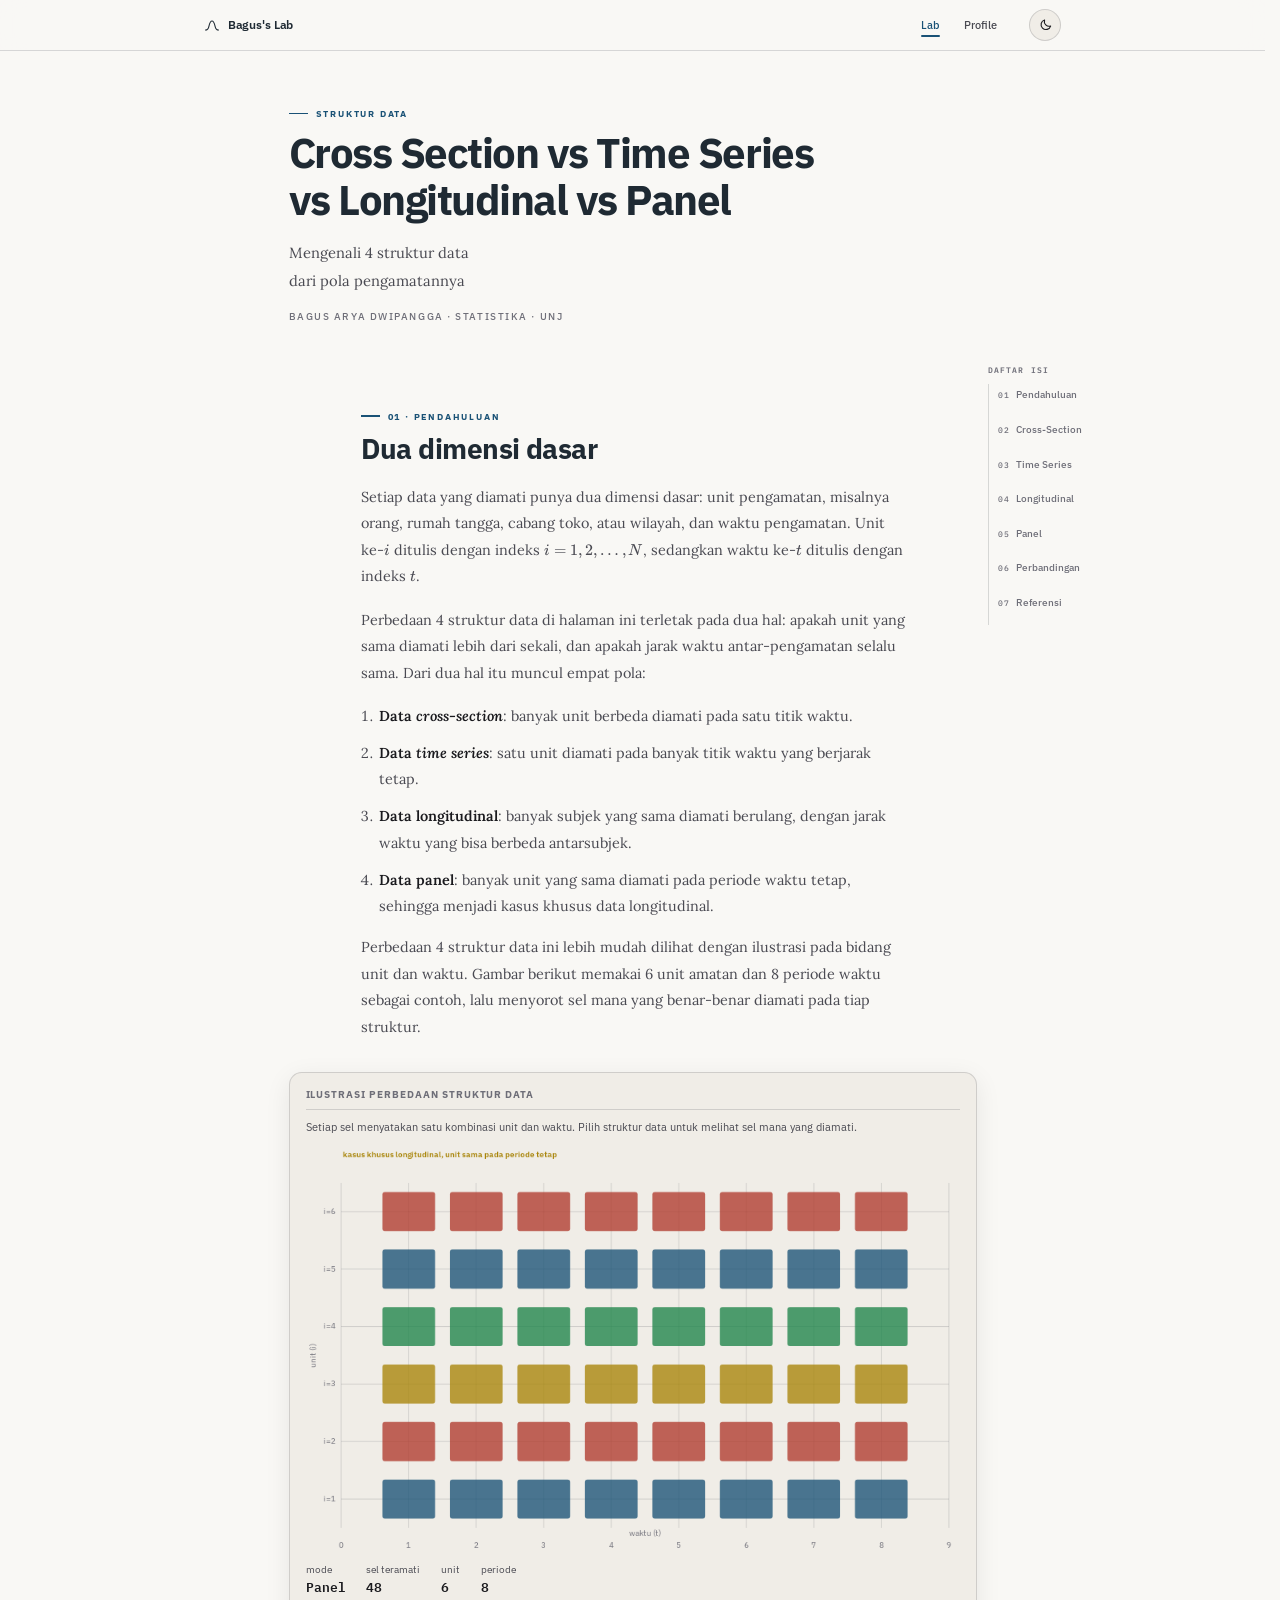
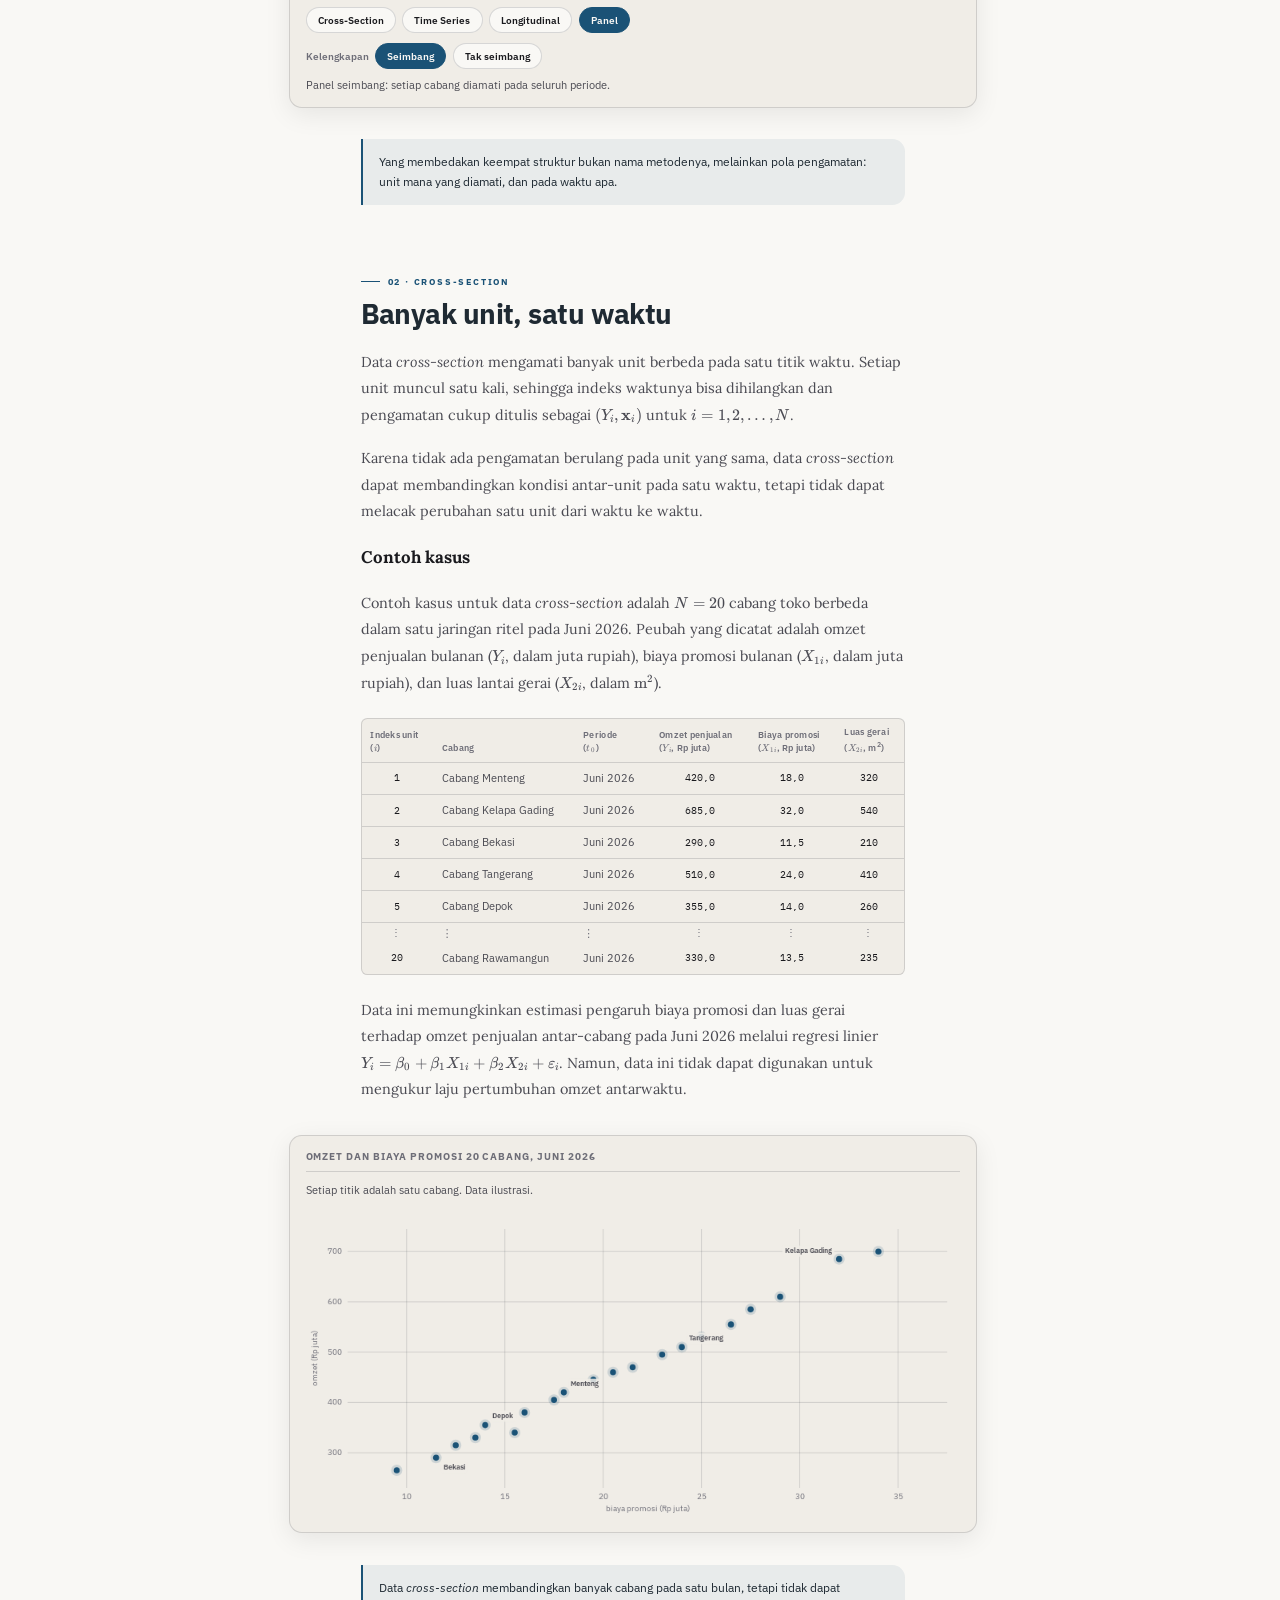
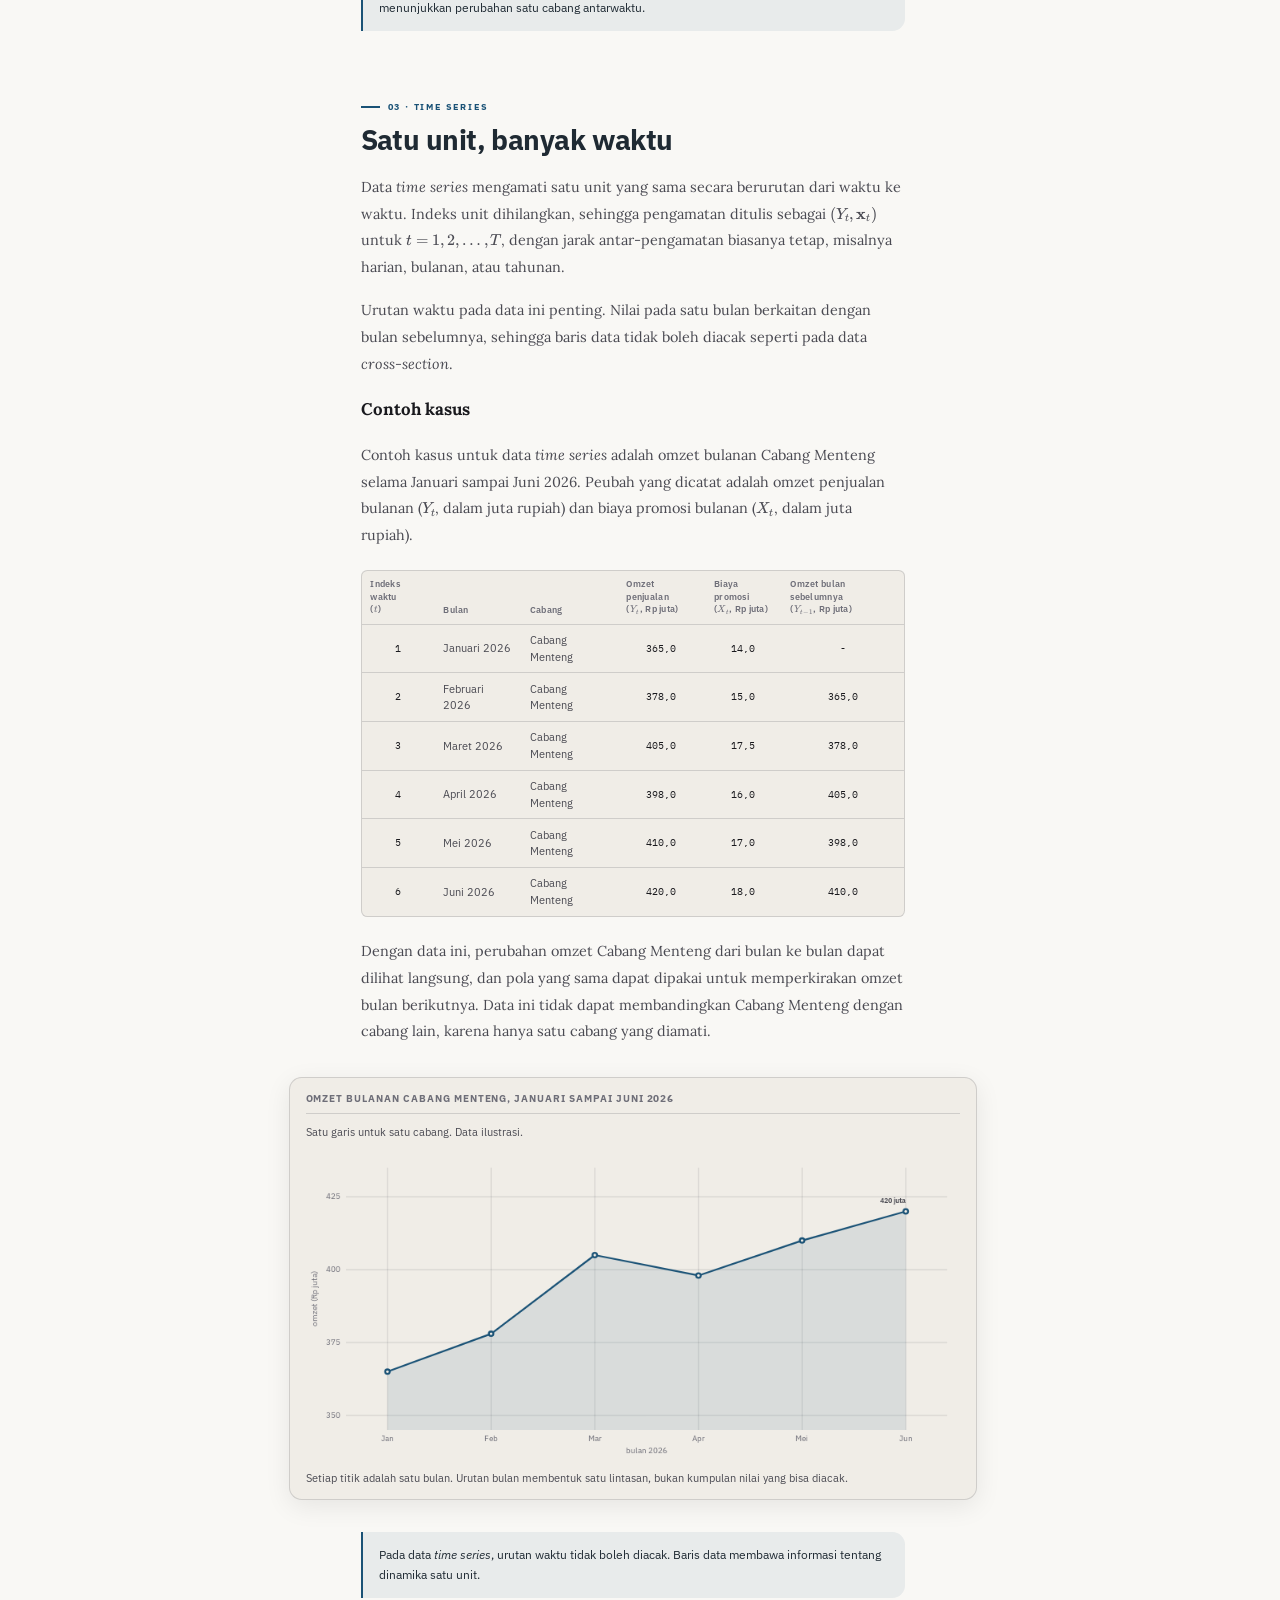
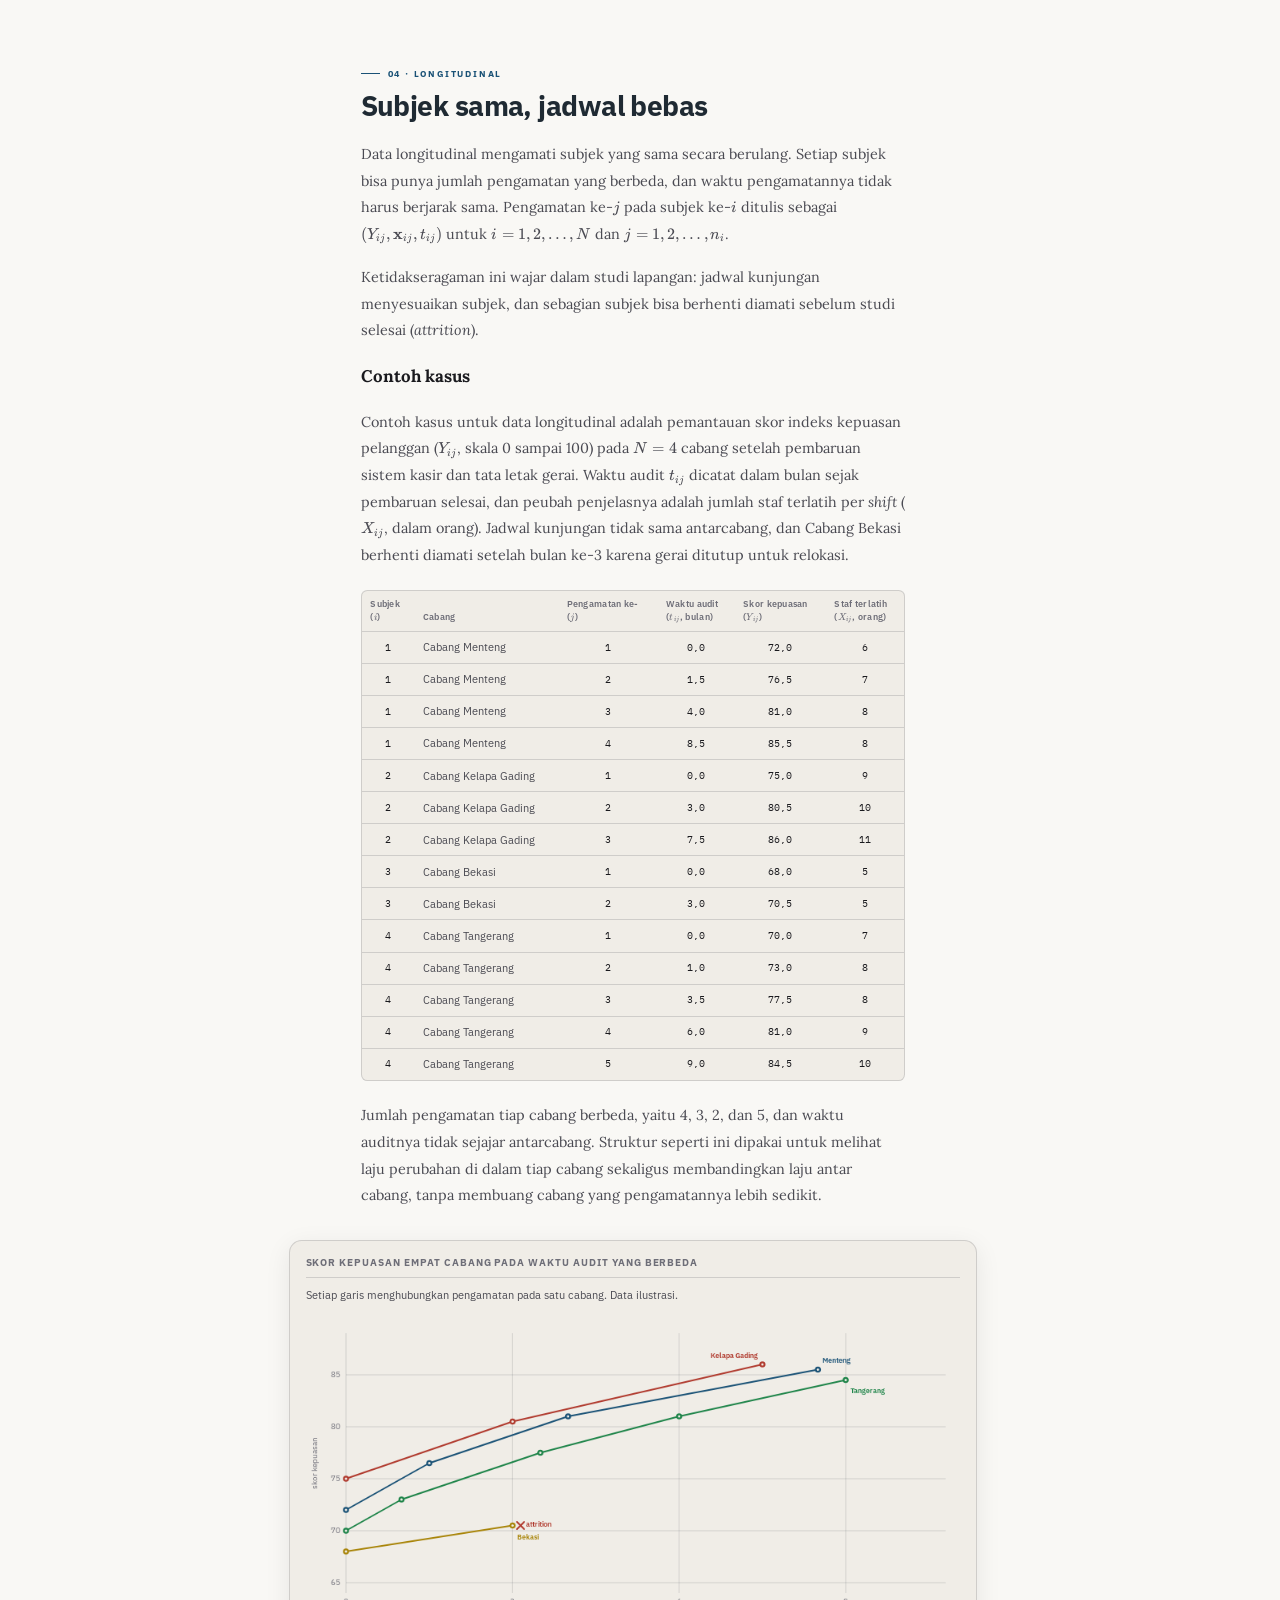
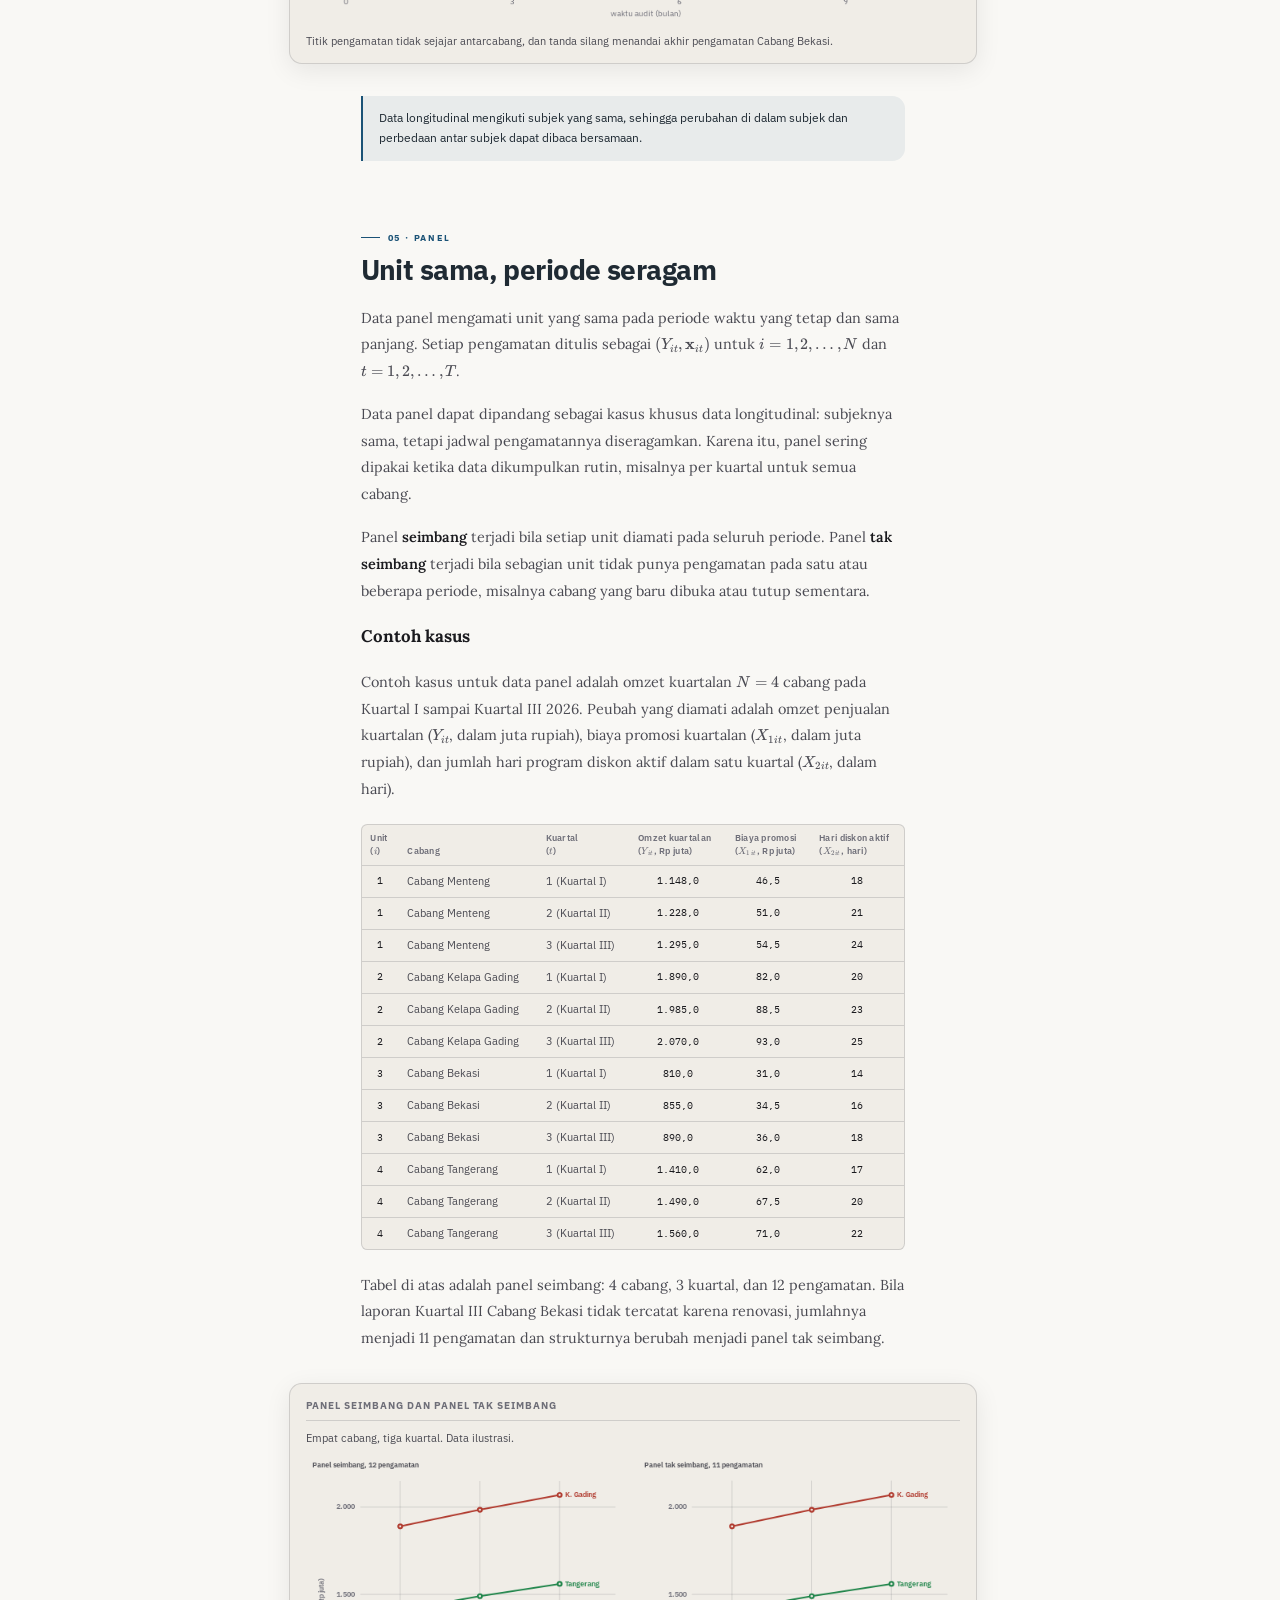
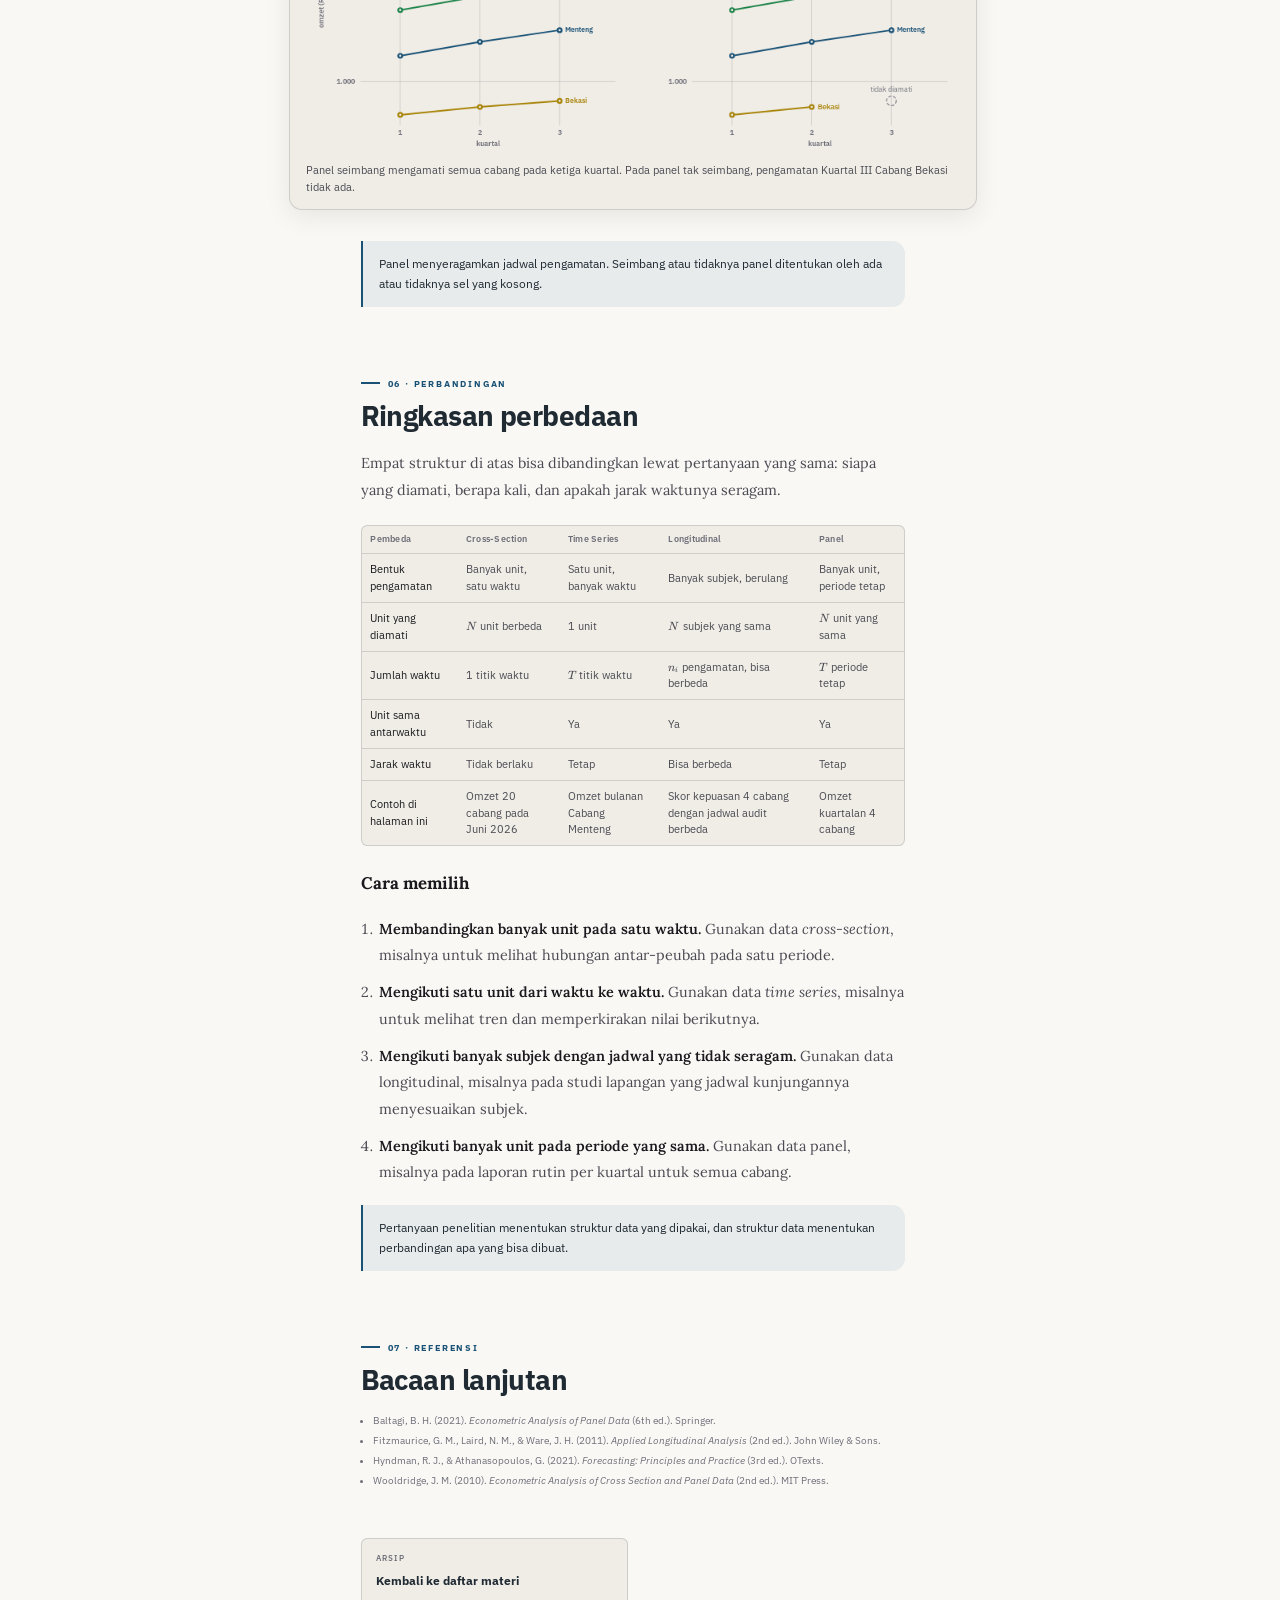
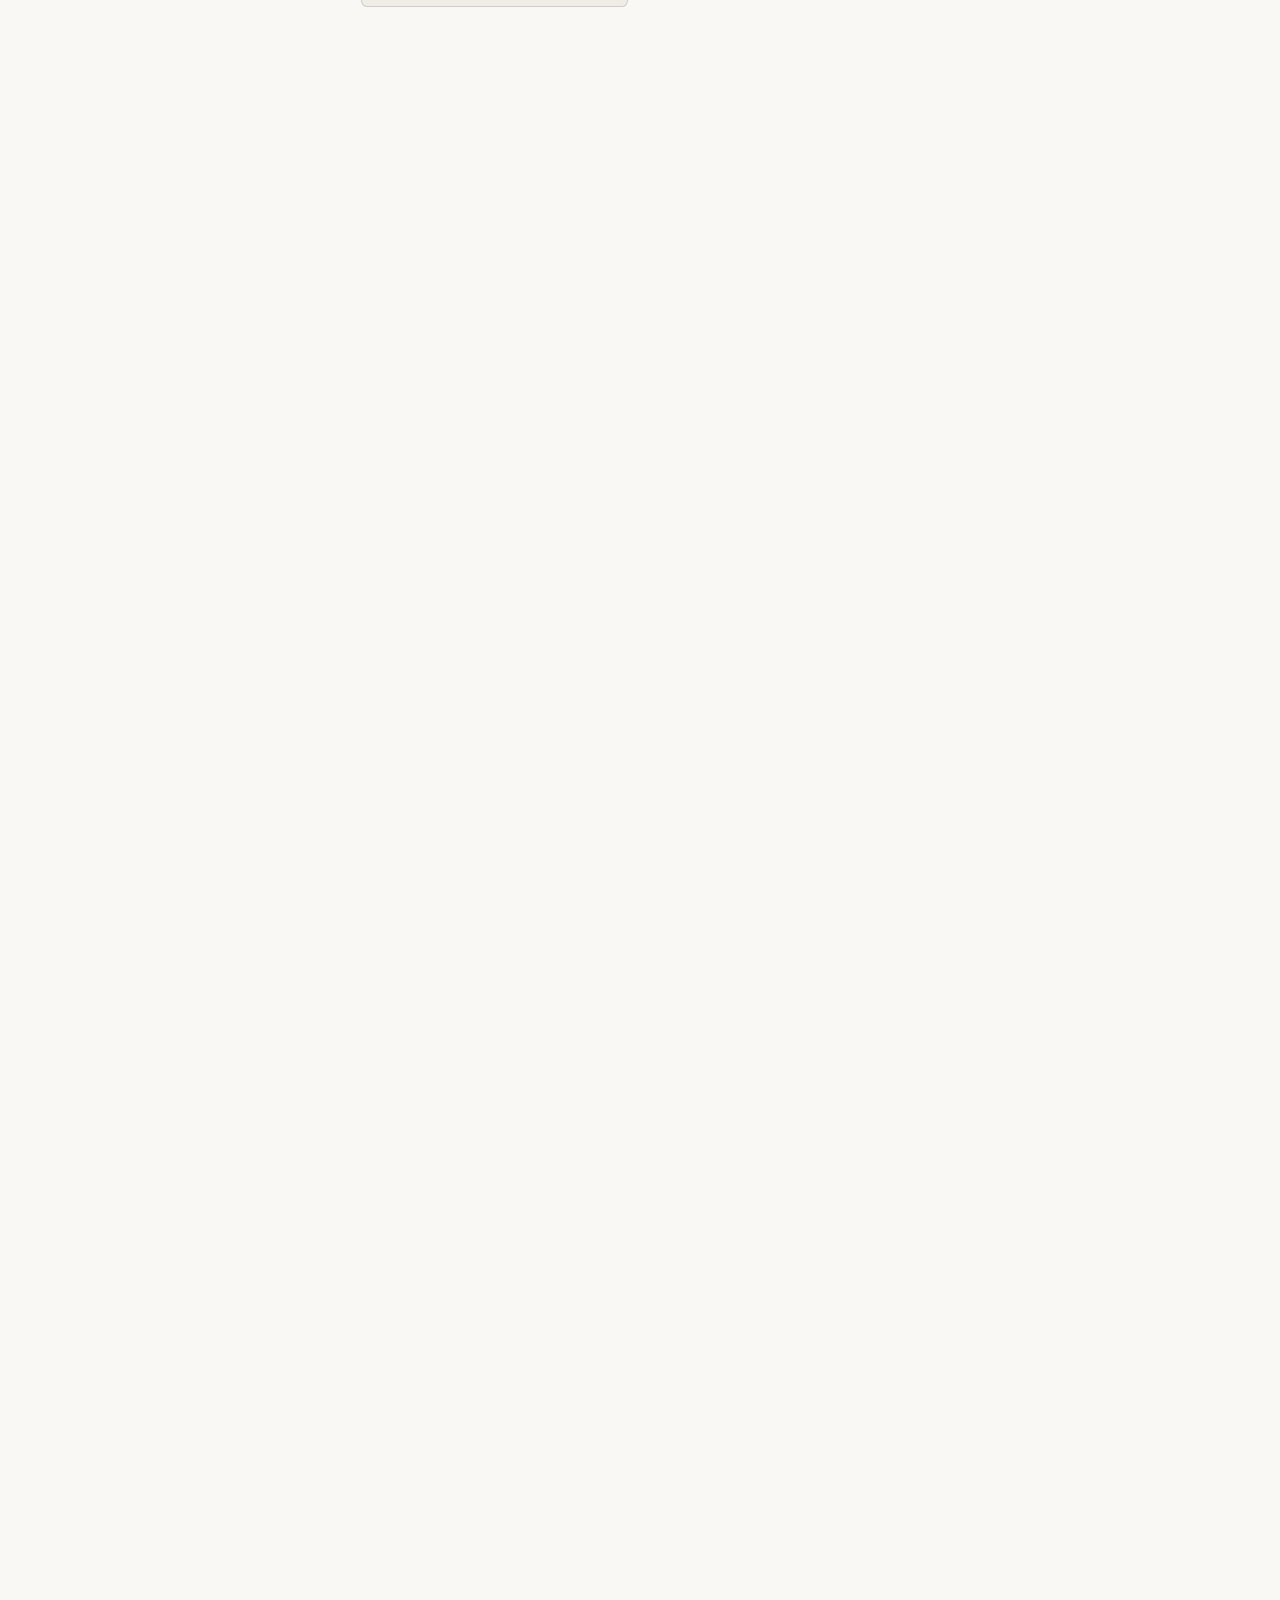
<file: materi/struktur-data/struktur-data-dimensi-waktu/index.html>
<!doctype html>
<html lang="id" data-tema="terang">
<head>
<meta charset="utf-8">
<meta name="viewport" content="width=device-width, initial-scale=1">
<title>Cross Section vs Time Series vs Longitudinal vs Panel · Struktur Data</title>
<link rel="icon" href="data:image/svg+xml,<svg xmlns='http://www.w3.org/2000/svg' viewBox='0 0 32 32'><rect width='32' height='32' rx='8' fill='%231A5276'/><path d='M4 25c3.6 0 5-1.2 6.1-6.7C11 13 12.8 8.5 15.9 8.5s4.9 4.5 5.8 9.8C22.8 23.8 24.2 25 27.8 25' fill='none' stroke='%23F9F8F5' stroke-width='2.4' stroke-linecap='round'/></svg>">
<script>
  try {
    var t = localStorage.getItem('tema');
    if (t ? t === 'gelap' : matchMedia('(prefers-color-scheme: dark)').matches) {
      document.documentElement.dataset.tema = 'gelap';
    }
  } catch (e) {}
</script>
<link rel="stylesheet" href="../../../kit/vendor/katex/katex.min.css">
<link rel="stylesheet" href="../../../kit/kit.css">
<link rel="stylesheet" href="../../../kit/situs.css">
<style>
  .tabel-gulir{overflow-x:auto;margin:1.5em 0;border:1px solid var(--garis);border-radius:var(--radius);background:var(--kertas-2)}
  table.tabel{width:100%;border-collapse:collapse;font:.84rem/1.55 var(--sans);color:var(--tinta-2);min-width:660px}
  table.tabel.lebar{min-width:660px}
  table.tabel th,table.tabel td{padding:9px 11px;border-bottom:1px solid var(--garis);text-align:left;vertical-align:middle}
  table.tabel th{font-weight:600;color:var(--tinta-redup);font-size:.7rem;letter-spacing:.03em;line-height:1.4;vertical-align:bottom}
  table.tabel td:first-child{color:var(--tinta)}
  table.tabel td.n{font-family:var(--mono);font-size:.8rem;text-align:center;white-space:nowrap;color:var(--tinta)}
  table.tabel tbody tr:hover{background:color-mix(in srgb,var(--tinta) 3%,transparent)}
  table.tabel tbody tr.jeda td{color:var(--tinta-redup);letter-spacing:.2em;padding-top:2px;padding-bottom:2px;border-bottom:0}
  table.tabel tr:last-child td{border-bottom:0}
  .ctl[hidden]{display:none}
  .hero h1{font-size:clamp(1.85rem,4.4vw,3.3rem);line-height:1.1;max-width:24ch;text-wrap:balance}
  .hero .sub{font-size:1.15rem}
  @media(max-width:700px){
    #d-mode-ctl{gap:6px}
    #d-mode-ctl .btn{flex:1 1 calc(50% - 3px);text-align:center}
    #d-kelengkapan{gap:6px}
    #d-kelengkapan .btn{flex:1 1 0;text-align:center}
    #cv-dimensi{aspect-ratio:1.3/1!important}
    #cv-cross,#cv-long{aspect-ratio:1.5/1!important}
    #cv-ts{aspect-ratio:1.6/1!important}
    #cv-panel{aspect-ratio:.95/1!important}
    table.tabel{font-size:.77rem;min-width:620px}
    table.tabel th,table.tabel td{padding:7px 7px}
    table.tabel td.n{font-size:.74rem}
  }
</style>
</head>
<body class="materi" data-mk="struktur-data">
<a class="lewati" href="#utama">Lewati ke konten</a>
<div id="progres"></div>

<header class="situs">
  <div class="situs-isi">
    <a class="merek" href="../../../index.html" aria-label="Bagus's Lab, beranda">
      <span class="merek-tanda" aria-hidden="true">
        <svg viewBox="0 0 32 32" fill="none" stroke="currentColor" stroke-width="2.2" stroke-linecap="round"><path d="M3 26c4 0 5.6-1.3 6.8-7.4C11 13.2 12.9 8 16 8s5 5.2 6.2 10.6C23.4 24.7 25 26 29 26"/></svg>
      </span>
      <span class="merek-teks">Bagus's Lab</span>
    </a>
    <nav class="situs-nav" aria-label="Navigasi utama">
      <a href="../../../index.html#arsip" aria-current="true">Lab</a>
      <a href="../../../profil.html">Profile</a>
    </nav>
    <button id="tema" aria-label="Aktifkan tema gelap" title="Ganti tema">
      <svg class="ikon-matahari" viewBox="0 0 24 24" fill="none" stroke="currentColor" stroke-width="2" stroke-linecap="round" stroke-linejoin="round" aria-hidden="true"><circle cx="12" cy="12" r="4.2"/><path d="M12 2v2.5M12 19.5V22M4.2 4.2l1.8 1.8M18 18l1.8 1.8M2 12h2.5M19.5 12H22M4.2 19.8 6 18M18 6l1.8-1.8"/></svg>
      <svg class="ikon-bulan" viewBox="0 0 24 24" fill="none" stroke="currentColor" stroke-width="2" stroke-linecap="round" stroke-linejoin="round" aria-hidden="true"><path d="M20.5 14.2A8.6 8.6 0 0 1 9.8 3.5a8.6 8.6 0 1 0 10.7 10.7z"/></svg>
    </button>
  </div>
</header>

<header class="hero">
  <div class="label-bagian">Struktur Data</div>
  <h1>Cross Section vs Time Series vs Longitudinal vs Panel</h1>
  <p class="sub">Mengenali 4 struktur data dari pola pengamatannya</p>
  <p class="identitas">Bagus Arya Dwipangga · Statistika · UNJ</p>
</header>

<main class="artikel" id="utama">

<section class="muncul">
  <div class="label-bagian">01 · Pendahuluan</div>
  <h2>Dua dimensi dasar</h2>
  <p>Setiap data yang diamati punya dua dimensi dasar: unit pengamatan, misalnya orang, rumah tangga, cabang toko, atau wilayah, dan waktu pengamatan. Unit ke-\(i\) ditulis dengan indeks \(i = 1, 2, \dots, N\), sedangkan waktu ke-\(t\) ditulis dengan indeks \(t\).</p>
  <p>Perbedaan 4 struktur data di halaman ini terletak pada dua hal: apakah unit yang sama diamati lebih dari sekali, dan apakah jarak waktu antar-pengamatan selalu sama. Dari dua hal itu muncul empat pola:</p>
  <ol>
    <li><strong>Data <i>cross-section</i></strong>: banyak unit berbeda diamati pada satu titik waktu.</li>
    <li><strong>Data <i>time series</i></strong>: satu unit diamati pada banyak titik waktu yang berjarak tetap.</li>
    <li><strong>Data longitudinal</strong>: banyak subjek yang sama diamati berulang, dengan jarak waktu yang bisa berbeda antarsubjek.</li>
    <li><strong>Data panel</strong>: banyak unit yang sama diamati pada periode waktu tetap, sehingga menjadi kasus khusus data longitudinal.</li>
  </ol>
  <p>Perbedaan 4 struktur data ini lebih mudah dilihat dengan ilustrasi pada bidang unit dan waktu. Gambar berikut memakai 6 unit amatan dan 8 periode waktu sebagai contoh, lalu menyorot sel mana yang benar-benar diamati pada tiap struktur.</p>
  <div class="fig" id="fig-dimensi">
    <h3 class="fig-judul">Ilustrasi perbedaan struktur data</h3>
    <p class="fig-ket" style="margin:0 0 12px">Setiap sel menyatakan satu kombinasi unit dan waktu. Pilih struktur data untuk melihat sel mana yang diamati.</p>
    <canvas id="cv-dimensi" style="aspect-ratio:1.6/1" role="img" aria-label="Kisi enam unit dan delapan periode; mode cross-section menyoroti satu kolom, time series satu baris, longitudinal titik-titik tidak beraturan, dan panel seluruh sel"></canvas>
    <div class="grid"><span>mode<b id="d-mode">Panel</b></span><span>sel teramati<b id="d-sel">48</b></span><span>unit<b id="d-n">6</b></span><span>periode<b id="d-t">8</b></span></div>
    <div class="ctl" id="d-mode-ctl" role="group" aria-label="Pilih struktur data">
      <button type="button" class="btn" id="d-cs" aria-pressed="false">Cross-Section</button>
      <button type="button" class="btn" id="d-ts" aria-pressed="false">Time Series</button>
      <button type="button" class="btn" id="d-long" aria-pressed="false">Longitudinal</button>
      <button type="button" class="btn p" id="d-panel" aria-pressed="true">Panel</button>
    </div>
    <div class="ctl" id="d-kelengkapan" role="group" aria-label="Kelengkapan panel">
      <span class="lbl">Kelengkapan</span>
      <button type="button" class="btn p" id="d-bal" aria-pressed="true">Seimbang</button>
      <button type="button" class="btn" id="d-unbal" aria-pressed="false">Tak seimbang</button>
    </div>
    <p class="fig-ket" id="d-ket">Panel seimbang: setiap cabang diamati pada seluruh periode.</p>
  </div>
  <div class="temuan">Yang membedakan keempat struktur bukan nama metodenya, melainkan pola pengamatan: unit mana yang diamati, dan pada waktu apa.</div>
</section>

<section class="muncul">
  <div class="label-bagian">02 · Cross-Section</div>
  <h2>Banyak unit, satu waktu</h2>
  <p>Data <i>cross-section</i> mengamati banyak unit berbeda pada satu titik waktu. Setiap unit muncul satu kali, sehingga indeks waktunya bisa dihilangkan dan pengamatan cukup ditulis sebagai \((Y_i, \mathbf{x}_i)\) untuk \(i = 1, 2, \dots, N\).</p>
  <p>Karena tidak ada pengamatan berulang pada unit yang sama, data <i>cross-section</i> dapat membandingkan kondisi antar-unit pada satu waktu, tetapi tidak dapat melacak perubahan satu unit dari waktu ke waktu.</p>

  <h3>Contoh kasus</h3>
  <p>Contoh kasus untuk data <i>cross-section</i> adalah \(N = 20\) cabang toko berbeda dalam satu jaringan ritel pada Juni 2026. Peubah yang dicatat adalah omzet penjualan bulanan (\(Y_i\), dalam juta rupiah), biaya promosi bulanan (\(X_{1i}\), dalam juta rupiah), dan luas lantai gerai (\(X_{2i}\), dalam \(\text{m}^2\)).</p>
  <div class="tabel-gulir">
    <table class="tabel">
      <thead>
        <tr><th>Indeks unit<br>(\(i\))</th><th>Cabang</th><th>Periode<br>(\(t_0\))</th><th>Omzet penjualan<br>(\(Y_i\), Rp juta)</th><th>Biaya promosi<br>(\(X_{1i}\), Rp juta)</th><th>Luas gerai<br>(\(X_{2i}\), m<sup>2</sup>)</th></tr>
      </thead>
      <tbody>
        <tr><td class="n">1</td><td>Cabang Menteng</td><td>Juni 2026</td><td class="n">420,0</td><td class="n">18,0</td><td class="n">320</td></tr>
        <tr><td class="n">2</td><td>Cabang Kelapa Gading</td><td>Juni 2026</td><td class="n">685,0</td><td class="n">32,0</td><td class="n">540</td></tr>
        <tr><td class="n">3</td><td>Cabang Bekasi</td><td>Juni 2026</td><td class="n">290,0</td><td class="n">11,5</td><td class="n">210</td></tr>
        <tr><td class="n">4</td><td>Cabang Tangerang</td><td>Juni 2026</td><td class="n">510,0</td><td class="n">24,0</td><td class="n">410</td></tr>
        <tr><td class="n">5</td><td>Cabang Depok</td><td>Juni 2026</td><td class="n">355,0</td><td class="n">14,0</td><td class="n">260</td></tr>
        <tr class="jeda"><td class="n">⋮</td><td>⋮</td><td>⋮</td><td class="n">⋮</td><td class="n">⋮</td><td class="n">⋮</td></tr>
        <tr><td class="n">20</td><td>Cabang Rawamangun</td><td>Juni 2026</td><td class="n">330,0</td><td class="n">13,5</td><td class="n">235</td></tr>
      </tbody>
    </table>
  </div>
  <p>Data ini memungkinkan estimasi pengaruh biaya promosi dan luas gerai terhadap omzet penjualan antar-cabang pada Juni 2026 melalui regresi linier \(Y_i = \beta_0 + \beta_1 X_{1i} + \beta_2 X_{2i} + \varepsilon_i\). Namun, data ini tidak dapat digunakan untuk mengukur laju pertumbuhan omzet antarwaktu.</p>

  <div class="fig" id="fig-cross">
    <h3 class="fig-judul">Omzet dan biaya promosi 20 cabang, Juni 2026</h3>
    <p class="fig-ket" style="margin:0 0 12px">Setiap titik adalah satu cabang. Data ilustrasi.</p>
    <canvas id="cv-cross" style="aspect-ratio:2.1/1" role="img" aria-label="Diagram pencar biaya promosi dan omzet dua puluh cabang pada Juni 2026; omzet cenderung naik seiring biaya promosi"></canvas>
  </div>
  <div class="temuan">Data <i>cross-section</i> membandingkan banyak cabang pada satu bulan, tetapi tidak dapat menunjukkan perubahan satu cabang antarwaktu.</div>
</section>

<section class="muncul">
  <div class="label-bagian">03 · Time Series</div>
  <h2>Satu unit, banyak waktu</h2>
  <p>Data <i>time series</i> mengamati satu unit yang sama secara berurutan dari waktu ke waktu. Indeks unit dihilangkan, sehingga pengamatan ditulis sebagai \((Y_t, \mathbf{x}_t)\) untuk \(t = 1, 2, \dots, T\), dengan jarak antar-pengamatan biasanya tetap, misalnya harian, bulanan, atau tahunan.</p>
  <p>Urutan waktu pada data ini penting. Nilai pada satu bulan berkaitan dengan bulan sebelumnya, sehingga baris data tidak boleh diacak seperti pada data <i>cross-section</i>.</p>

  <h3>Contoh kasus</h3>
  <p>Contoh kasus untuk data <i>time series</i> adalah omzet bulanan Cabang Menteng selama Januari sampai Juni 2026. Peubah yang dicatat adalah omzet penjualan bulanan (\(Y_t\), dalam juta rupiah) dan biaya promosi bulanan (\(X_t\), dalam juta rupiah).</p>
  <div class="tabel-gulir">
    <table class="tabel">
      <thead>
        <tr><th>Indeks waktu<br>(\(t\))</th><th>Bulan</th><th>Cabang</th><th>Omzet penjualan<br>(\(Y_t\), Rp juta)</th><th>Biaya promosi<br>(\(X_t\), Rp juta)</th><th>Omzet bulan sebelumnya<br>(\(Y_{t-1}\), Rp juta)</th></tr>
      </thead>
      <tbody>
        <tr><td class="n">1</td><td>Januari 2026</td><td>Cabang Menteng</td><td class="n">365,0</td><td class="n">14,0</td><td class="n">-</td></tr>
        <tr><td class="n">2</td><td>Februari 2026</td><td>Cabang Menteng</td><td class="n">378,0</td><td class="n">15,0</td><td class="n">365,0</td></tr>
        <tr><td class="n">3</td><td>Maret 2026</td><td>Cabang Menteng</td><td class="n">405,0</td><td class="n">17,5</td><td class="n">378,0</td></tr>
        <tr><td class="n">4</td><td>April 2026</td><td>Cabang Menteng</td><td class="n">398,0</td><td class="n">16,0</td><td class="n">405,0</td></tr>
        <tr><td class="n">5</td><td>Mei 2026</td><td>Cabang Menteng</td><td class="n">410,0</td><td class="n">17,0</td><td class="n">398,0</td></tr>
        <tr><td class="n">6</td><td>Juni 2026</td><td>Cabang Menteng</td><td class="n">420,0</td><td class="n">18,0</td><td class="n">410,0</td></tr>
      </tbody>
    </table>
  </div>
  <p>Dengan data ini, perubahan omzet Cabang Menteng dari bulan ke bulan dapat dilihat langsung, dan pola yang sama dapat dipakai untuk memperkirakan omzet bulan berikutnya. Data ini tidak dapat membandingkan Cabang Menteng dengan cabang lain, karena hanya satu cabang yang diamati.</p>

  <div class="fig" id="fig-ts">
    <h3 class="fig-judul">Omzet bulanan Cabang Menteng, Januari sampai Juni 2026</h3>
    <p class="fig-ket" style="margin:0 0 12px">Satu garis untuk satu cabang. Data ilustrasi.</p>
    <canvas id="cv-ts" style="aspect-ratio:2.1/1" role="img" aria-label="Grafik garis omzet bulanan Cabang Menteng dari Januari 365 juta rupiah naik ke Juni 420 juta rupiah dengan penurunan kecil pada April"></canvas>
    <p class="fig-ket">Setiap titik adalah satu bulan. Urutan bulan membentuk satu lintasan, bukan kumpulan nilai yang bisa diacak.</p>
  </div>
  <div class="temuan">Pada data <i>time series</i>, urutan waktu tidak boleh diacak. Baris data membawa informasi tentang dinamika satu unit.</div>
</section>

<section class="muncul">
  <div class="label-bagian">04 · Longitudinal</div>
  <h2>Subjek sama, jadwal bebas</h2>
  <p>Data longitudinal mengamati subjek yang sama secara berulang. Setiap subjek bisa punya jumlah pengamatan yang berbeda, dan waktu pengamatannya tidak harus berjarak sama. Pengamatan ke-\(j\) pada subjek ke-\(i\) ditulis sebagai \((Y_{ij}, \mathbf{x}_{ij}, t_{ij})\) untuk \(i = 1, 2, \dots, N\) dan \(j = 1, 2, \dots, n_i\).</p>
  <p>Ketidakseragaman ini wajar dalam studi lapangan: jadwal kunjungan menyesuaikan subjek, dan sebagian subjek bisa berhenti diamati sebelum studi selesai (<i>attrition</i>).</p>

  <h3>Contoh kasus</h3>
  <p>Contoh kasus untuk data longitudinal adalah pemantauan skor indeks kepuasan pelanggan (\(Y_{ij}\), skala 0 sampai 100) pada \(N = 4\) cabang setelah pembaruan sistem kasir dan tata letak gerai. Waktu audit \(t_{ij}\) dicatat dalam bulan sejak pembaruan selesai, dan peubah penjelasnya adalah jumlah staf terlatih per <i>shift</i> (\(X_{ij}\), dalam orang). Jadwal kunjungan tidak sama antarcabang, dan Cabang Bekasi berhenti diamati setelah bulan ke-3 karena gerai ditutup untuk relokasi.</p>
  <div class="tabel-gulir">
    <table class="tabel">
      <thead>
        <tr><th>Subjek<br>(\(i\))</th><th>Cabang</th><th>Pengamatan ke-<br>(\(j\))</th><th>Waktu audit<br>(\(t_{ij}\), bulan)</th><th>Skor kepuasan<br>(\(Y_{ij}\))</th><th>Staf terlatih<br>(\(X_{ij}\), orang)</th></tr>
      </thead>
      <tbody>
        <tr><td class="n">1</td><td>Cabang Menteng</td><td class="n">1</td><td class="n">0,0</td><td class="n">72,0</td><td class="n">6</td></tr>
        <tr><td class="n">1</td><td>Cabang Menteng</td><td class="n">2</td><td class="n">1,5</td><td class="n">76,5</td><td class="n">7</td></tr>
        <tr><td class="n">1</td><td>Cabang Menteng</td><td class="n">3</td><td class="n">4,0</td><td class="n">81,0</td><td class="n">8</td></tr>
        <tr><td class="n">1</td><td>Cabang Menteng</td><td class="n">4</td><td class="n">8,5</td><td class="n">85,5</td><td class="n">8</td></tr>
        <tr><td class="n">2</td><td>Cabang Kelapa Gading</td><td class="n">1</td><td class="n">0,0</td><td class="n">75,0</td><td class="n">9</td></tr>
        <tr><td class="n">2</td><td>Cabang Kelapa Gading</td><td class="n">2</td><td class="n">3,0</td><td class="n">80,5</td><td class="n">10</td></tr>
        <tr><td class="n">2</td><td>Cabang Kelapa Gading</td><td class="n">3</td><td class="n">7,5</td><td class="n">86,0</td><td class="n">11</td></tr>
        <tr><td class="n">3</td><td>Cabang Bekasi</td><td class="n">1</td><td class="n">0,0</td><td class="n">68,0</td><td class="n">5</td></tr>
        <tr><td class="n">3</td><td>Cabang Bekasi</td><td class="n">2</td><td class="n">3,0</td><td class="n">70,5</td><td class="n">5</td></tr>
        <tr><td class="n">4</td><td>Cabang Tangerang</td><td class="n">1</td><td class="n">0,0</td><td class="n">70,0</td><td class="n">7</td></tr>
        <tr><td class="n">4</td><td>Cabang Tangerang</td><td class="n">2</td><td class="n">1,0</td><td class="n">73,0</td><td class="n">8</td></tr>
        <tr><td class="n">4</td><td>Cabang Tangerang</td><td class="n">3</td><td class="n">3,5</td><td class="n">77,5</td><td class="n">8</td></tr>
        <tr><td class="n">4</td><td>Cabang Tangerang</td><td class="n">4</td><td class="n">6,0</td><td class="n">81,0</td><td class="n">9</td></tr>
        <tr><td class="n">4</td><td>Cabang Tangerang</td><td class="n">5</td><td class="n">9,0</td><td class="n">84,5</td><td class="n">10</td></tr>
      </tbody>
    </table>
  </div>
  <p>Jumlah pengamatan tiap cabang berbeda, yaitu 4, 3, 2, dan 5, dan waktu auditnya tidak sejajar antarcabang. Struktur seperti ini dipakai untuk melihat laju perubahan di dalam tiap cabang sekaligus membandingkan laju antar cabang, tanpa membuang cabang yang pengamatannya lebih sedikit.</p>

  <div class="fig" id="fig-long">
    <h3 class="fig-judul">Skor kepuasan empat cabang pada waktu audit yang berbeda</h3>
    <p class="fig-ket" style="margin:0 0 12px">Setiap garis menghubungkan pengamatan pada satu cabang. Data ilustrasi.</p>
    <canvas id="cv-long" style="aspect-ratio:2.1/1" role="img" aria-label="Grafik garis skor kepuasan empat cabang pada waktu audit yang tidak beraturan; Cabang Bekasi berhenti pada bulan ke-3"></canvas>
    <p class="fig-ket">Titik pengamatan tidak sejajar antarcabang, dan tanda silang menandai akhir pengamatan Cabang Bekasi.</p>
  </div>
  <div class="temuan">Data longitudinal mengikuti subjek yang sama, sehingga perubahan di dalam subjek dan perbedaan antar subjek dapat dibaca bersamaan.</div>
</section>

<section class="muncul">
  <div class="label-bagian">05 · Panel</div>
  <h2>Unit sama, periode seragam</h2>
  <p>Data panel mengamati unit yang sama pada periode waktu yang tetap dan sama panjang. Setiap pengamatan ditulis sebagai \((Y_{it}, \mathbf{x}_{it})\) untuk \(i = 1, 2, \dots, N\) dan \(t = 1, 2, \dots, T\).</p>
  <p>Data panel dapat dipandang sebagai kasus khusus data longitudinal: subjeknya sama, tetapi jadwal pengamatannya diseragamkan. Karena itu, panel sering dipakai ketika data dikumpulkan rutin, misalnya per kuartal untuk semua cabang.</p>
  <p>Panel <strong>seimbang</strong> terjadi bila setiap unit diamati pada seluruh periode. Panel <strong>tak seimbang</strong> terjadi bila sebagian unit tidak punya pengamatan pada satu atau beberapa periode, misalnya cabang yang baru dibuka atau tutup sementara.</p>

  <h3>Contoh kasus</h3>
  <p>Contoh kasus untuk data panel adalah omzet kuartalan \(N = 4\) cabang pada Kuartal I sampai Kuartal III 2026. Peubah yang diamati adalah omzet penjualan kuartalan (\(Y_{it}\), dalam juta rupiah), biaya promosi kuartalan (\(X_{1it}\), dalam juta rupiah), dan jumlah hari program diskon aktif dalam satu kuartal (\(X_{2it}\), dalam hari).</p>
  <div class="tabel-gulir">
    <table class="tabel">
      <thead>
        <tr><th>Unit<br>(\(i\))</th><th>Cabang</th><th>Kuartal<br>(\(t\))</th><th>Omzet kuartalan<br>(\(Y_{it}\), Rp juta)</th><th>Biaya promosi<br>(\(X_{1it}\), Rp juta)</th><th>Hari diskon aktif<br>(\(X_{2it}\), hari)</th></tr>
      </thead>
      <tbody>
        <tr><td class="n">1</td><td>Cabang Menteng</td><td>1 (Kuartal I)</td><td class="n">1.148,0</td><td class="n">46,5</td><td class="n">18</td></tr>
        <tr><td class="n">1</td><td>Cabang Menteng</td><td>2 (Kuartal II)</td><td class="n">1.228,0</td><td class="n">51,0</td><td class="n">21</td></tr>
        <tr><td class="n">1</td><td>Cabang Menteng</td><td>3 (Kuartal III)</td><td class="n">1.295,0</td><td class="n">54,5</td><td class="n">24</td></tr>
        <tr><td class="n">2</td><td>Cabang Kelapa Gading</td><td>1 (Kuartal I)</td><td class="n">1.890,0</td><td class="n">82,0</td><td class="n">20</td></tr>
        <tr><td class="n">2</td><td>Cabang Kelapa Gading</td><td>2 (Kuartal II)</td><td class="n">1.985,0</td><td class="n">88,5</td><td class="n">23</td></tr>
        <tr><td class="n">2</td><td>Cabang Kelapa Gading</td><td>3 (Kuartal III)</td><td class="n">2.070,0</td><td class="n">93,0</td><td class="n">25</td></tr>
        <tr><td class="n">3</td><td>Cabang Bekasi</td><td>1 (Kuartal I)</td><td class="n">810,0</td><td class="n">31,0</td><td class="n">14</td></tr>
        <tr><td class="n">3</td><td>Cabang Bekasi</td><td>2 (Kuartal II)</td><td class="n">855,0</td><td class="n">34,5</td><td class="n">16</td></tr>
        <tr><td class="n">3</td><td>Cabang Bekasi</td><td>3 (Kuartal III)</td><td class="n">890,0</td><td class="n">36,0</td><td class="n">18</td></tr>
        <tr><td class="n">4</td><td>Cabang Tangerang</td><td>1 (Kuartal I)</td><td class="n">1.410,0</td><td class="n">62,0</td><td class="n">17</td></tr>
        <tr><td class="n">4</td><td>Cabang Tangerang</td><td>2 (Kuartal II)</td><td class="n">1.490,0</td><td class="n">67,5</td><td class="n">20</td></tr>
        <tr><td class="n">4</td><td>Cabang Tangerang</td><td>3 (Kuartal III)</td><td class="n">1.560,0</td><td class="n">71,0</td><td class="n">22</td></tr>
      </tbody>
    </table>
  </div>
  <p>Tabel di atas adalah panel seimbang: 4 cabang, 3 kuartal, dan 12 pengamatan. Bila laporan Kuartal III Cabang Bekasi tidak tercatat karena renovasi, jumlahnya menjadi 11 pengamatan dan strukturnya berubah menjadi panel tak seimbang.</p>

  <div class="fig" id="fig-panel">
    <h3 class="fig-judul">Panel seimbang dan panel tak seimbang</h3>
    <p class="fig-ket" style="margin:0 0 12px">Empat cabang, tiga kuartal. Data ilustrasi.</p>
    <canvas id="cv-panel" style="aspect-ratio:2.2/1" role="img" aria-label="Dua grafik garis: panel seimbang dengan empat cabang lengkap tiga kuartal, dan panel tak seimbang dengan Cabang Bekasi hanya sampai kuartal kedua"></canvas>
    <p class="fig-ket">Panel seimbang mengamati semua cabang pada ketiga kuartal. Pada panel tak seimbang, pengamatan Kuartal III Cabang Bekasi tidak ada.</p>
  </div>
  <div class="temuan">Panel menyeragamkan jadwal pengamatan. Seimbang atau tidaknya panel ditentukan oleh ada atau tidaknya sel yang kosong.</div>
</section>

<section class="muncul">
  <div class="label-bagian">06 · Perbandingan</div>
  <h2>Ringkasan perbedaan</h2>
  <p>Empat struktur di atas bisa dibandingkan lewat pertanyaan yang sama: siapa yang diamati, berapa kali, dan apakah jarak waktunya seragam.</p>
  <div class="tabel-gulir">
    <table class="tabel lebar">
      <thead>
        <tr><th>Pembeda</th><th>Cross-Section</th><th>Time Series</th><th>Longitudinal</th><th>Panel</th></tr>
      </thead>
      <tbody>
        <tr><td>Bentuk pengamatan</td><td>Banyak unit, satu waktu</td><td>Satu unit, banyak waktu</td><td>Banyak subjek, berulang</td><td>Banyak unit, periode tetap</td></tr>
        <tr><td>Unit yang diamati</td><td>\(N\) unit berbeda</td><td>1 unit</td><td>\(N\) subjek yang sama</td><td>\(N\) unit yang sama</td></tr>
        <tr><td>Jumlah waktu</td><td>1 titik waktu</td><td>\(T\) titik waktu</td><td>\(n_i\) pengamatan, bisa berbeda</td><td>\(T\) periode tetap</td></tr>
        <tr><td>Unit sama antarwaktu</td><td>Tidak</td><td>Ya</td><td>Ya</td><td>Ya</td></tr>
        <tr><td>Jarak waktu</td><td>Tidak berlaku</td><td>Tetap</td><td>Bisa berbeda</td><td>Tetap</td></tr>
        <tr><td>Contoh di halaman ini</td><td>Omzet 20 cabang pada Juni 2026</td><td>Omzet bulanan Cabang Menteng</td><td>Skor kepuasan 4 cabang dengan jadwal audit berbeda</td><td>Omzet kuartalan 4 cabang</td></tr>
      </tbody>
    </table>
  </div>

  <h3>Cara memilih</h3>
  <ol>
    <li><strong>Membandingkan banyak unit pada satu waktu.</strong> Gunakan data <i>cross-section</i>, misalnya untuk melihat hubungan antar-peubah pada satu periode.</li>
    <li><strong>Mengikuti satu unit dari waktu ke waktu.</strong> Gunakan data <i>time series</i>, misalnya untuk melihat tren dan memperkirakan nilai berikutnya.</li>
    <li><strong>Mengikuti banyak subjek dengan jadwal yang tidak seragam.</strong> Gunakan data longitudinal, misalnya pada studi lapangan yang jadwal kunjungannya menyesuaikan subjek.</li>
    <li><strong>Mengikuti banyak unit pada periode yang sama.</strong> Gunakan data panel, misalnya pada laporan rutin per kuartal untuk semua cabang.</li>
  </ol>
  <div class="temuan">Pertanyaan penelitian menentukan struktur data yang dipakai, dan struktur data menentukan perbandingan apa yang bisa dibuat.</div>
</section>

<section class="muncul">
  <div class="label-bagian">07 · Referensi</div>
  <h2>Bacaan lanjutan</h2>
  <ul class="sumber">
    <li>Baltagi, B. H. (2021). <i>Econometric Analysis of Panel Data</i> (6th ed.). Springer.</li>
    <li>Fitzmaurice, G. M., Laird, N. M., &amp; Ware, J. H. (2011). <i>Applied Longitudinal Analysis</i> (2nd ed.). John Wiley &amp; Sons.</li>
    <li>Hyndman, R. J., &amp; Athanasopoulos, G. (2021). <i>Forecasting: Principles and Practice</i> (3rd ed.). OTexts.</li>
    <li>Wooldridge, J. M. (2010). <i>Econometric Analysis of Cross Section and Panel Data</i> (2nd ed.). MIT Press.</li>
  </ul>
</section>

<nav class="nav-bawah" aria-label="Navigasi materi">
  <a class="kartu-nav" href="../../../index.html#arsip">
    <span>Arsip</span>
    <b>Kembali ke daftar materi</b>
  </a>
  <span></span>
</nav>

</main>
<script src="../../../kit/vendor/katex/katex.min.js"></script>
<script src="../../../kit/vendor/katex/auto-render.min.js"></script>
<script src="../../../kit/kit.js"></script>
<script src="../../../kit/daftar-isi.js"></script>
<script src="widgets/dimensi.js"></script>
<script src="widgets/cross_section.js"></script>
<script src="widgets/time_series.js"></script>
<script src="widgets/longitudinal.js"></script>
<script src="widgets/panel.js"></script>
</body>
</html>
</file>
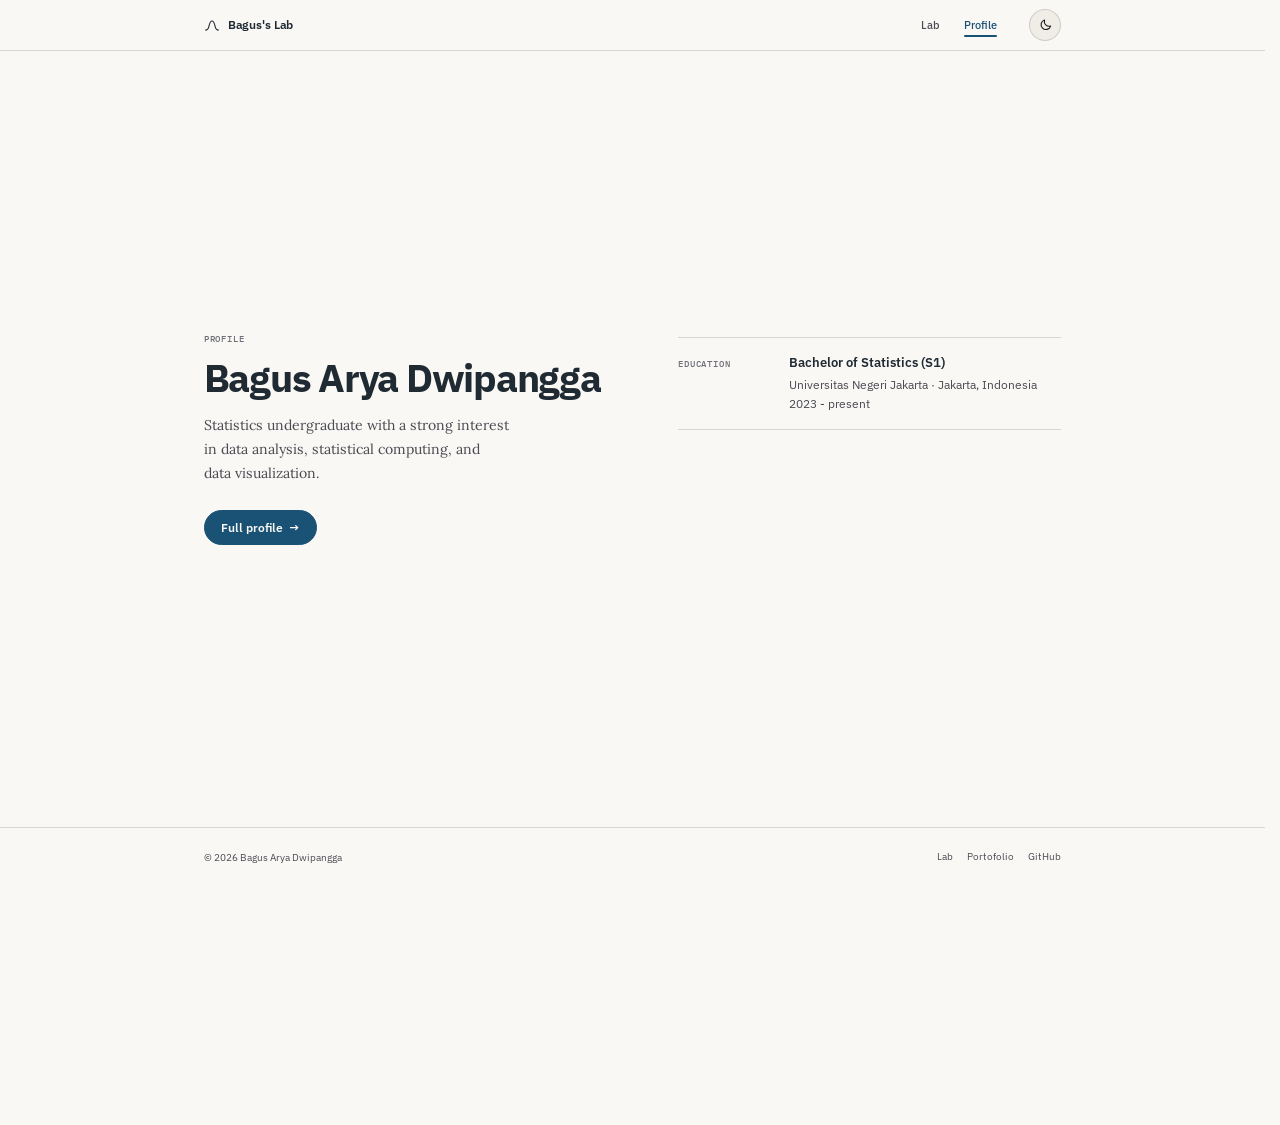
<file: profil.html>
<!doctype html>
<html lang="id" data-tema="terang">
<head>
<meta charset="utf-8">
<meta name="viewport" content="width=device-width, initial-scale=1">
<title>Profile · Bagus Arya Dwipangga · Bagus's Lab</title>
<link rel="icon" href="data:image/svg+xml,<svg xmlns='http://www.w3.org/2000/svg' viewBox='0 0 32 32'><rect width='32' height='32' rx='8' fill='%231A5276'/><path d='M4 25c3.6 0 5-1.2 6.1-6.7C11 13 12.8 8.5 15.9 8.5s4.9 4.5 5.8 9.8C22.8 23.8 24.2 25 27.8 25' fill='none' stroke='%23F9F8F5' stroke-width='2.4' stroke-linecap='round'/></svg>">
<meta name="description" content="Profile of Bagus Arya Dwipangga, Statistics undergraduate at Universitas Negeri Jakarta. Full profile, CV, and portfolio at bagusad.web.id.">
<meta property="og:type" content="profile">
<meta property="og:title" content="Profile · Bagus Arya Dwipangga">
<meta property="og:description" content="Statistics undergraduate with a strong interest in data analysis, statistical computing, and data visualization.">
<meta name="twitter:card" content="summary">
<script>
  try {
    var t = localStorage.getItem('tema');
    if (t ? t === 'gelap' : matchMedia('(prefers-color-scheme: dark)').matches) {
      document.documentElement.dataset.tema = 'gelap';
    }
  } catch (e) {}
</script>
<link rel="stylesheet" href="kit/kit.css">
<link rel="stylesheet" href="kit/situs.css">
</head>
<body class="profil">
<a class="lewati" href="#utama">Lewati ke konten</a>
<div id="progres"></div>

<header class="situs">
  <div class="situs-isi">
    <a class="merek" href="index.html" aria-label="Bagus's Lab, beranda">
      <span class="merek-tanda" aria-hidden="true">
        <svg viewBox="0 0 32 32" fill="none" stroke="currentColor" stroke-width="2.2" stroke-linecap="round"><path d="M3 26c4 0 5.6-1.3 6.8-7.4C11 13.2 12.9 8 16 8s5 5.2 6.2 10.6C23.4 24.7 25 26 29 26"/></svg>
      </span>
      <span class="merek-teks">Bagus's Lab</span>
    </a>
    <nav class="situs-nav" aria-label="Navigasi utama">
      <a href="index.html">Lab</a>
      <a href="profil.html" aria-current="page">Profile</a>
    </nav>
    <button id="tema" aria-label="Aktifkan tema gelap" title="Ganti tema">
      <svg class="ikon-matahari" viewBox="0 0 24 24" fill="none" stroke="currentColor" stroke-width="2" stroke-linecap="round" stroke-linejoin="round" aria-hidden="true"><circle cx="12" cy="12" r="4.2"/><path d="M12 2v2.5M12 19.5V22M4.2 4.2l1.8 1.8M18 18l1.8 1.8M2 12h2.5M19.5 12H22M4.2 19.8 6 18M18 6l1.8-1.8"/></svg>
      <svg class="ikon-bulan" viewBox="0 0 24 24" fill="none" stroke="currentColor" stroke-width="2" stroke-linecap="round" stroke-linejoin="round" aria-hidden="true"><path d="M20.5 14.2A8.6 8.6 0 0 1 9.8 3.5a8.6 8.6 0 1 0 10.7 10.7z"/></svg>
    </button>
  </div>
</header>

<main id="utama">

  <section class="profil-hero" aria-labelledby="profil-judul">
    <div>
      <p class="kicker">Profile</p>
      <h1 id="profil-judul">Bagus Arya Dwipangga</h1>
      <p class="profil-lead" lang="en">Statistics undergraduate with a strong interest in data analysis, statistical computing, and data visualization.</p>
      <div class="aksi">
        <a class="tombol-utama" href="https://www.bagusad.web.id/">Full profile <span class="panah" aria-hidden="true">→</span></a>
      </div>
    </div>

    <dl class="fakta">
      <div>
        <dt>Education</dt>
        <dd>
          <b>Bachelor of Statistics (S1)</b>
          <span>Universitas Negeri Jakarta · Jakarta, Indonesia</span>
          <span>2023 - present</span>
        </dd>
      </div>
    </dl>
  </section>

</main>

<footer class="kaki">
  <div class="kaki-isi">
    <p>© 2026 Bagus Arya Dwipangga</p>
    <nav aria-label="Tautan lain">
      <a href="index.html">Lab</a>
      <a href="https://bagusad.web.id/">Portofolio</a>
      <a href="https://github.com/BagusAryaD">GitHub</a>
    </nav>
  </div>
</footer>

<script src="kit/kit.js"></script>
</body>
</html>
</file>
<file: kit/kit.css>
/* kit.css v0.5: token desain + gaya artikel interaktif. Tema gelap sengaja netral (hitam), bukan ungu. */
@import url("https://fonts.googleapis.com/css2?family=IBM+Plex+Mono:wght@400;500&family=IBM+Plex+Sans:wght@400;500;600;700&family=Lora:ital,wght@0,400;0,500;0,600;1,400&display=swap");
:root{color-scheme:light;--kertas:#F9F8F5;--kertas-2:#F0EDE7;--tinta:#1A1A1E;--tinta-2:#4A4A52;--tinta-redup:#6E6E78;--judul:#1F2A33;--aksen-1:#1A5276;--aksen-2:#B03A2E;--emas:#A88408;--hijau:#1E8449;--garis:rgba(31,42,51,.16);
--serif:"Lora",Georgia,serif;--sans:"IBM Plex Sans",system-ui,sans-serif;--mono:"IBM Plex Mono",ui-monospace,Consolas,monospace;--radius:8px;--radius-besar:16px;--bayangan:0 8px 32px rgba(0,0,0,.08);--gerak:.6s ease;--gerak-cepat:.3s ease}
[data-tema="gelap"]{color-scheme:dark;--kertas:#0A0A0B;--kertas-2:#141416;--tinta:#EDEDEF;--tinta-2:#B4B4BC;--tinta-redup:#8B8B94;--judul:#F5F5F7;--aksen-1:#7FB2D9;--aksen-2:#E0837A;--emas:#D9B45B;--hijau:#63BF90;--garis:rgba(255,255,255,.12);--bayangan:0 10px 38px rgba(0,0,0,.6)}
*,*::before,*::after{box-sizing:border-box}html{scroll-behavior:smooth;scrollbar-gutter:stable}
body{margin:0;background:var(--kertas);color:var(--tinta);font:1.125rem/1.85 var(--serif);overflow-x:clip}
:focus-visible{outline:2px solid var(--aksen-1);outline-offset:3px;border-radius:3px}
#progres{position:fixed;top:0;left:0;width:0;height:3px;z-index:1000;background:linear-gradient(90deg,var(--aksen-1),var(--aksen-2))}
#tema{position:fixed;top:14px;right:16px;z-index:600;display:grid;place-items:center;width:36px;height:36px;padding:0;background:var(--kertas-2);color:var(--tinta);border:1px solid var(--garis);border-radius:50%;cursor:pointer;transition:var(--gerak-cepat)}
#tema:hover{border-color:var(--aksen-1);color:var(--aksen-1)}
#tema svg{width:17px;height:17px;display:block}
[data-tema="terang"] #tema .ikon-matahari,[data-tema="gelap"] #tema .ikon-bulan{display:none}
/* hero + artikel */
.hero{max-width:900px;margin:0 auto;padding:clamp(48px,8vh,88px) 20px clamp(36px,6vh,64px)}
.hero h1{font:700 clamp(2.6rem,7vw,5rem)/1.02 var(--sans);letter-spacing:-.035em;color:var(--judul);margin:0 0 20px}
.hero .sub{font-size:1.3rem;color:var(--tinta-2);max-width:34ch;margin:0 0 20px;text-wrap:balance}
.hero .meta{font:.8rem var(--sans);color:var(--tinta-redup);margin-top:28px}.hero .meta a{color:inherit}
.angka-kunci{font:700 2.6rem var(--sans);color:var(--aksen-1);letter-spacing:-.02em}.angka-ket{display:block;font:.8rem var(--sans);color:var(--tinta-redup)}
.artikel{max-width:720px;margin:0 auto;padding:0 20px 140px}.artikel section{padding:56px 0 8px}
h2{font:700 clamp(1.6rem,3.2vw,2.15rem)/1.2 var(--sans);letter-spacing:-.02em;color:var(--judul);margin:0 0 22px}
p{margin:0 0 1.15em;color:var(--tinta-2)}strong{color:var(--tinta);font-weight:600}em{font-style:normal;font-weight:600;color:var(--aksen-1)}
ol,ul{padding-left:1.3em;color:var(--tinta-2)}li{margin-bottom:.7em}
.label-bagian{display:flex;align-items:center;gap:10px;margin-bottom:14px;font:700 .7rem var(--sans);letter-spacing:.2em;text-transform:uppercase;color:var(--aksen-1)}
.label-bagian::before{content:"";width:24px;height:2px;background:var(--aksen-1)}
.temuan{margin:1.6em 0;padding:16px 20px;border-left:3px solid var(--aksen-1);border-radius:0 var(--radius-besar) var(--radius-besar) 0;background:color-mix(in srgb,var(--aksen-1) 8%,transparent);font:.95rem/1.65 var(--sans);color:var(--judul)}
details.temuan summary{cursor:pointer;font-weight:600}details.temuan p{margin:10px 0 0;color:var(--judul)}
.sumber{font:.75rem var(--sans);color:var(--tinta-redup);margin-top:1.2em}.sumber a{color:inherit}
/* rumus */
.katex{font-size:1.12em}.katex-display{margin:0;padding:.5em 0;overflow-x:auto;overflow-y:hidden}.math{margin:1.1em 0;text-align:center;color:var(--tinta)}
/* figur interaktif (sedikit lebih lebar dari teks) */
.fig{position:relative;left:50%;transform:translateX(-50%);width:min(860px,calc(100vw - 32px));margin:2.2em 0;padding:18px 20px 16px;background:var(--kertas-2);border:1px solid var(--garis);border-radius:var(--radius-besar);box-shadow:var(--bayangan)}
.fig-judul{font:700 .75rem var(--sans);letter-spacing:.1em;text-transform:uppercase;color:var(--tinta-redup);margin:0 0 12px;padding-bottom:10px;border-bottom:1px solid var(--garis)}
.fig canvas{display:block;width:100%}.fig-ket{font:.85rem/1.55 var(--sans);color:var(--tinta-2);margin:10px 0 0}
.grid{display:flex;flex-wrap:wrap;gap:6px 26px;font:.78rem var(--sans);color:var(--tinta-2);margin-top:10px}.grid b{display:block;font:600 1.05rem var(--mono);color:var(--tinta)}
.ctl{display:flex;flex-wrap:wrap;gap:8px;align-items:center;margin:12px 0 0}.ctl .lbl{font:600 .75rem var(--sans);color:var(--tinta-redup)}
.btn,.chip{font:600 .8rem var(--sans);background:var(--kertas);color:var(--tinta);border:1px solid var(--garis);border-radius:20px;padding:7px 14px;cursor:pointer;transition:var(--gerak-cepat)}
.btn:hover,.chip:hover{border-color:var(--aksen-1);color:var(--aksen-1)}.btn.p,.chip.on{background:var(--aksen-1);color:var(--kertas);border-color:var(--aksen-1)}
/* blok kode dan animasi kode */
.kode{margin:1.4em 0;background:var(--kertas-2);border:1px solid var(--garis);border-radius:var(--radius);overflow:hidden}
.kode pre{margin:0;padding:14px 18px;font:.85rem/1.7 var(--mono);color:var(--tinta);overflow-x:auto;scrollbar-width:thin}
.kode pre::-webkit-scrollbar{height:7px}
.kode pre::-webkit-scrollbar-thumb{background:color-mix(in srgb,var(--tinta) 22%,transparent);border-radius:4px}
.kode pre::-webkit-scrollbar-track{background:transparent}
.kode-kepala{display:flex;align-items:center;justify-content:space-between;gap:10px;padding:5px 9px 5px 18px;border-bottom:1px solid var(--garis);background:color-mix(in srgb,var(--tinta) 4%,transparent)}
.kode-bahasa{font:600 .68rem var(--sans);letter-spacing:.12em;text-transform:uppercase;color:var(--tinta-redup)}
.kode-salin{font:600 .72rem var(--sans);background:var(--kertas);color:var(--tinta-2);border:1px solid var(--garis);border-radius:20px;padding:4px 11px;cursor:pointer;transition:var(--gerak-cepat)}
.kode-salin:hover{border-color:var(--aksen-1);color:var(--aksen-1)}
.kode-salin.ok{border-color:var(--hijau);color:var(--hijau)}
.kode .baris{display:block;padding:0 6px;margin:0 -6px;border-radius:4px;transition:background var(--gerak-cepat)}
.kode .baris.aktif{background:color-mix(in srgb,var(--emas) 28%,transparent)}
.kode .kom{color:var(--tinta-redup)}
/* muncul halus saat di-scroll */
.siap .muncul{opacity:0;transform:translateY(18px);transition:opacity var(--gerak),transform var(--gerak)}.siap .muncul.tampil{opacity:1;transform:none}
@media(max-width:700px){body{font-size:1.04rem}.fig{padding:14px 12px}}
@media(prefers-reduced-motion:reduce){*,*::before,*::after{transition:none!important;animation:none!important;scroll-behavior:auto!important}.siap .muncul{opacity:1;transform:none}}

/* ── identitas penulis di bawah sub judul ── */
.hero .identitas{font:500 .76rem var(--sans);letter-spacing:.16em;text-transform:uppercase;color:var(--tinta-redup);margin:0}
/* ── navigasi antar bagian ── */
.nav-bawah{display:grid;grid-template-columns:1fr 1fr;gap:12px;margin-top:44px}
.kartu-nav{display:block;padding:16px 18px;background:var(--kertas-2);border:1px solid var(--garis);border-radius:var(--radius);text-decoration:none;color:inherit;transition:var(--gerak-cepat)}
.kartu-nav:hover{border-color:var(--aksen-1)}
.kartu-nav span{display:block;font:600 .66rem var(--sans);letter-spacing:.14em;text-transform:uppercase;color:var(--tinta-redup);margin-bottom:5px}
.kartu-nav b{font:700 .95rem/1.4 var(--sans);color:var(--judul);text-wrap:balance}
.kartu-nav.kanan{text-align:right}
/* ── beranda: daftar materi ── */
.pesan-galat{font:.9rem/1.6 var(--sans);color:var(--aksen-2);border-left:3px solid var(--aksen-2);padding-left:14px}
@media(max-width:700px){.nav-bawah{grid-template-columns:1fr}.nav-bawah > span:empty{display:none}.kartu-nav.kanan{text-align:left}.hero .identitas{font-size:.7rem}}
</file>
<file: kit/situs.css>
/* situs.css v1 - cangkang situs (header, footer, tombol) + beranda + profil.
   Dimuat setelah kit.css. Token warna dan font tetap dari kit.css. */

/* ── cangkang ── */
:root{--lebar:1120px}
body.beranda,body.profil{font:1rem/1.65 var(--sans);-webkit-font-smoothing:antialiased}
:where(body.beranda,body.profil) p{margin:0}
.lewati{position:fixed;top:10px;left:10px;z-index:2000;padding:10px 16px;border-radius:999px;background:var(--aksen-1);color:var(--kertas);font:600 .85rem var(--sans);text-decoration:none;transform:translateY(-160%)}
.lewati:focus{transform:none}
.hanya-pembaca{position:absolute;width:1px;height:1px;margin:-1px;padding:0;overflow:hidden;clip-path:inset(50%);white-space:nowrap;border:0}

.situs{position:sticky;top:0;z-index:100;border-bottom:1px solid var(--garis);background:color-mix(in srgb,var(--kertas) 88%,transparent);-webkit-backdrop-filter:blur(14px) saturate(140%);backdrop-filter:blur(14px) saturate(140%)}
.situs-isi{display:flex;align-items:center;gap:26px;max-width:var(--lebar,1120px);margin:0 auto;padding:0 24px;height:62px}
.merek{display:inline-flex;align-items:center;gap:10px;margin-right:auto;text-decoration:none;color:var(--judul)}
.merek-tanda{display:grid;place-items:center;color:var(--judul)}
.merek-tanda svg{display:block;width:20px;height:20px}
.merek-teks{font:600 .95rem var(--sans);letter-spacing:-.01em}
.situs-nav{display:flex;gap:2px}
.situs-nav a{position:relative;padding:10px 14px;border-radius:999px;font:500 .88rem var(--sans);color:var(--tinta-2);text-decoration:none;transition:color .2s}
.situs-nav a::after{content:"";position:absolute;left:14px;right:14px;bottom:5px;height:2px;border-radius:2px;background:currentColor;transform:scaleX(0);opacity:0;transition:transform .3s cubic-bezier(.16,1,.3,1),opacity .24s ease}
.situs-nav a:hover{color:var(--tinta)}
.situs-nav a:hover::after{transform:scaleX(1);opacity:.3}
.situs-nav a[aria-current="page"],.situs-nav a[aria-current="true"]{color:var(--aksen-1)}
.situs-nav a[aria-current="page"]::after,.situs-nav a[aria-current="true"]::after{transform:scaleX(1);opacity:1;animation:tab-masuk .34s cubic-bezier(.16,1,.3,1) both}
@keyframes tab-masuk{from{transform:scaleX(0);opacity:0}to{transform:scaleX(1);opacity:1}}
.situs #tema{position:relative;top:auto;right:auto;z-index:auto;flex:none;width:40px;height:40px}
.situs #tema::after{content:"";position:absolute;inset:-2px}

/* ── tombol ── */
.aksi{display:flex;flex-wrap:wrap;align-items:center;gap:10px}
.tombol-utama,.tombol-garis{display:inline-flex;align-items:center;gap:8px;min-height:44px;padding:0 20px;border-radius:999px;font:600 .9rem var(--sans);text-decoration:none;transition:transform .18s cubic-bezier(.16,1,.3,1),background .2s,border-color .2s,color .2s}
.tombol-utama{background:var(--aksen-1);color:var(--kertas);border:1px solid var(--aksen-1)}
.tombol-utama:hover{transform:translateY(-1px)}
.tombol-utama:active{transform:translateY(0) scale(.99)}
.tombol-garis{background:transparent;color:var(--tinta);border:1px solid var(--garis)}
.tombol-garis:hover{border-color:var(--aksen-1);color:var(--aksen-1)}
.tombol-utama .panah,.tombol-garis .panah{transition:transform .22s cubic-bezier(.16,1,.3,1)}
.tombol-utama:hover .panah,.tombol-garis:hover .panah{transform:translateX(3px)}

/* ── hero beranda ── */
.hero-b{display:grid;grid-template-columns:minmax(0,1.12fr) minmax(0,.88fr);align-items:center;gap:clamp(32px,5vw,72px);max-width:var(--lebar,1120px);margin:0 auto;padding:76px 24px 0}
.kicker{margin:0 0 20px;font:500 .72rem var(--mono);letter-spacing:.09em;text-transform:uppercase;color:var(--tinta-redup)}
.hero-b h1{max-width:16ch;margin:0 0 22px;font:700 clamp(2.3rem,4.6vw,3.5rem)/1.05 var(--sans);letter-spacing:-.035em;color:var(--judul);text-wrap:balance}
.hero-b-sub{max-width:44ch;margin:0 0 30px;font:1.06rem/1.7 var(--sans);color:var(--tinta-2);text-wrap:pretty}

/* figur simulasi π di hero: nyata, bukan tangkapan layar palsu */
.sim{max-width:440px;margin:0;border:1px solid var(--garis);border-radius:14px;background:var(--kertas-2);overflow:hidden}
.sim-kepala{display:flex;align-items:center;justify-content:space-between;gap:12px;padding:11px 14px;border-bottom:1px solid var(--garis);font:500 .69rem var(--mono);letter-spacing:.09em;text-transform:uppercase;color:var(--tinta-redup)}
.sim-status{letter-spacing:0;text-transform:none;font-variant-numeric:tabular-nums;color:var(--tinta-redup)}
.sim-panggung{padding:10px}
#sim-pi{display:block;width:100%;height:auto;aspect-ratio:1/1}
.sim-kaki{display:flex;align-items:baseline;justify-content:space-between;gap:12px;padding:10px 14px;border-top:1px solid var(--garis);font:.72rem var(--mono);color:var(--tinta-redup);font-variant-numeric:tabular-nums}
.sim-kaki b{font-weight:500;color:var(--tinta)}

/* ── arsip materi ── */
.arsip{max-width:var(--lebar,1120px);margin:0 auto;padding:88px 24px 0;scroll-margin-top:78px}
.arsip-kepala{display:flex;align-items:baseline;justify-content:space-between;gap:16px;margin-bottom:34px;padding-bottom:14px;border-bottom:1px solid var(--garis)}
.arsip-kepala h2{margin:0;font:600 1.45rem/1.2 var(--sans);letter-spacing:-.02em;color:var(--judul)}
.arsip-hitung{font:500 .74rem var(--mono);letter-spacing:.04em;color:var(--tinta-redup);font-variant-numeric:tabular-nums}

/* ── pencarian dan filter topik ── */
.arsip-alat{display:flex;flex-wrap:wrap;align-items:center;gap:10px 16px;margin-bottom:32px}
.arsip-alat[hidden]{display:none}
.cari{position:relative;flex:1 1 260px;max-width:360px;display:flex;align-items:center}
.cari-ikon{position:absolute;left:15px;top:50%;transform:translateY(-50%);width:16px;height:16px;color:var(--tinta-redup);pointer-events:none;transition:color .2s}
.cari input{width:100%;height:44px;padding:0 42px;border:1px solid var(--garis);border-radius:999px;background:var(--kertas-2);color:var(--tinta);font:500 .9rem var(--sans);appearance:none;-webkit-appearance:none;transition:border-color .2s,background .2s}
.cari input::placeholder{color:var(--tinta-redup);opacity:1}
.cari input:hover{border-color:color-mix(in srgb,var(--aksen-1) 45%,var(--garis))}
.cari input:focus{outline:2px solid var(--aksen-1);outline-offset:2px;border-color:var(--aksen-1);background:var(--kertas)}
.cari:focus-within .cari-ikon{color:var(--aksen-1)}
/* tombol silang bawaan browser diganti tombol sendiri di bawah */
.cari input::-webkit-search-cancel-button,
.cari input::-webkit-search-decoration{appearance:none;-webkit-appearance:none}
.cari-bersih{position:absolute;right:5px;top:50%;transform:translateY(-50%);display:grid;place-items:center;width:34px;height:34px;padding:0;border:0;border-radius:50%;background:transparent;color:var(--tinta-redup);cursor:pointer;transition:background .2s,color .2s}
.cari-bersih[hidden]{display:none}
.cari-bersih:hover{background:color-mix(in srgb,var(--tinta) 8%,transparent);color:var(--tinta)}
.cari-bersih svg{width:14px;height:14px}
.pilih{position:relative;display:flex;align-items:center;margin-left:auto}
.pilih select{height:44px;max-width:280px;padding:0 38px 0 16px;border:1px solid var(--garis);border-radius:999px;background:var(--kertas-2);color:var(--tinta);font:500 .88rem var(--sans);text-overflow:ellipsis;white-space:nowrap;cursor:pointer;transition:border-color .2s,background .2s;appearance:none;-webkit-appearance:none}
.pilih select:hover{border-color:color-mix(in srgb,var(--aksen-1) 45%,var(--garis))}
.pilih select:focus{outline:2px solid var(--aksen-1);outline-offset:2px;border-color:var(--aksen-1);background:var(--kertas)}
.pilih select option{background:var(--kertas);color:var(--tinta)}
.pilih-panah{position:absolute;right:14px;top:50%;transform:translateY(-50%);width:14px;height:14px;color:var(--tinta-redup);pointer-events:none;transition:color .2s}
.pilih:focus-within .pilih-panah{color:var(--aksen-1)}
.arsip-kosong{padding:44px 24px 40px;border:1px dashed var(--garis);border-radius:14px;text-align:center}
.arsip-kosong-judul{font:600 1.05rem/1.4 var(--sans);color:var(--judul)}
.arsip-kosong-ket{margin:6px 0 0;font:.92rem/1.6 var(--sans);color:var(--tinta-2)}
.arsip-kosong .tombol-garis{margin-top:18px;cursor:pointer}
.topik+.topik{margin-top:72px}
.topik-kepala{display:flex;flex-wrap:wrap;align-items:baseline;gap:4px 16px;margin-bottom:26px}
/* kartu baris (thumbnail kiri) untuk ponsel, didefinisikan di blok responsif */
.topik-teks{max-width:62ch;flex:1 1 auto;min-width:0}
/* garis editorial memanjang sampai ujung kanan kepala topik */
.topik-kepala::after{content:'';order:2;flex:1 0 48px;height:1px;background:var(--garis);align-self:center}
.topik-nama{margin:0 0 6px;font:600 clamp(1.35rem,2.2vw,1.6rem)/1.25 var(--sans);letter-spacing:-.02em;color:var(--judul)}
.topik-hitung{margin-left:10px;font:400 .68rem var(--mono);letter-spacing:.1em;text-transform:uppercase;color:var(--tinta-redup);white-space:nowrap}
.topik-ringkas{font:.94rem/1.6 var(--sans);color:var(--tinta-2)}

.daftar-kartu{display:grid;grid-template-columns:repeat(3,minmax(0,1fr));gap:clamp(18px,2.4vw,28px)}
.kartu{transition:opacity .55s ease,transform .55s cubic-bezier(.16,1,.3,1)}
.arsip-siap .kartu{opacity:0;transform:translateY(16px)}
.arsip-siap .kartu.tampil{opacity:1;transform:none}
.kartu-taut{display:block;text-decoration:none;color:inherit}
.kartu-media{position:relative;aspect-ratio:16/10;overflow:hidden;border:1px solid var(--garis);border-radius:14px;background:var(--kertas-2);transition:border-color .25s}
.kartu-media img{display:block;width:100%;height:100%;object-fit:cover;object-position:center;transition:transform .65s cubic-bezier(.16,1,.3,1)}
/* hanya satu versi sampul yang ditampilkan, dipilih murni lewat CSS */
.kartu-media .sampul-gelap{display:none}
[data-tema="gelap"] .kartu-media .sampul-terang{display:none}
[data-tema="gelap"] .kartu-media .sampul-gelap{display:block}
.kartu-taut:hover .kartu-media,.kartu-taut:focus-visible .kartu-media{border-color:color-mix(in srgb,var(--aksen-1) 60%,var(--garis))}
.kartu-taut:hover .kartu-media img{transform:scale(1.028)}
.kartu-meta{display:flex;align-items:baseline;justify-content:space-between;gap:12px;margin:14px 0 6px;font:500 .68rem var(--mono);letter-spacing:.06em;text-transform:uppercase;color:var(--tinta-redup)}
.kartu-judul{margin:0;font:600 1.08rem/1.3 var(--sans);letter-spacing:-.015em;color:var(--judul)}
.kartu-sub{margin:3px 0 0;font:.86rem/1.5 var(--sans);color:var(--tinta-2)}
.kartu-ringkas{margin:9px 0 0;font:.88rem/1.6 var(--sans);color:var(--tinta-2);max-width:46ch}
.kartu-buka{display:inline-flex;align-items:center;gap:6px;margin-top:12px;font:600 .8rem var(--sans);color:var(--tinta-redup);transition:color .2s}
.kartu-buka .panah{transition:transform .22s cubic-bezier(.16,1,.3,1)}
.kartu-taut:hover .kartu-buka,.kartu-taut:focus-visible .kartu-buka{color:var(--aksen-1)}
.kartu-taut:hover .kartu-buka .panah{transform:translateX(4px)}

/* ── daftar isi halaman materi ──
   Rail menempel pada artikel (bukan tepi layar) lewat kolom kosong di kanan.
   Di layar sempit berubah jadi tombol melayang dengan panel. */
.artikel{position:relative}
.artikel > section{scroll-margin-top:104px}
.daftar-isi{position:absolute;top:0;bottom:0;left:calc(100% + 84px);z-index:90;width:168px;pointer-events:none}
.di-panel{position:sticky;top:104px;max-height:calc(100vh - 150px);overflow-y:auto;overscroll-behavior:contain;scrollbar-width:thin;pointer-events:auto}
.di-judul{margin:0 0 12px;font:600 .64rem/1 var(--mono);letter-spacing:.14em;text-transform:uppercase;color:var(--tinta-redup)}
.di-daftar{display:flex;flex-direction:column;gap:1px;margin:0;padding:0;list-style:none;border-left:1px solid var(--garis)}
.di-daftar a{display:flex;align-items:baseline;gap:9px;margin-left:-1px;padding:6px 0 6px 12px;border-left:2px solid transparent;font:500 .76rem/1.35 var(--sans);color:var(--tinta-redup);text-decoration:none;transition:color .2s,border-color .2s}
.di-nomor{flex:none;font:500 .64rem/1.6 var(--mono);font-variant-numeric:tabular-nums;letter-spacing:.02em}
.di-nama{text-wrap:pretty}
.di-daftar a:hover{color:var(--tinta)}
.di-daftar a:hover .di-nomor{color:var(--tinta-2)}
.di-daftar a[aria-current="location"]{color:var(--aksen-1);border-left-color:var(--aksen-1)}
.di-daftar a[aria-current="location"] .di-nomor{color:var(--aksen-1);font-weight:600}
.di-daftar a[aria-current="location"] .di-nama{font-weight:600}
.di-tombol{display:none}

@media(max-width:1259px){
  .daftar-isi{position:fixed;top:auto;bottom:calc(16px + env(safe-area-inset-bottom,0px));right:16px;left:auto;width:auto;pointer-events:auto}
  .di-panel{position:absolute;top:auto;bottom:calc(100% + 10px);right:0;left:auto;width:min(300px,calc(100vw - 32px));max-height:min(62vh,460px);padding:16px 18px 14px;background:var(--kertas);border:1px solid var(--garis);border-radius:14px;box-shadow:var(--bayangan);opacity:0;visibility:hidden;transform:translateY(8px);transition:opacity .18s ease,transform .22s cubic-bezier(.16,1,.3,1),visibility .18s;pointer-events:none}
  .daftar-isi.buka .di-panel{opacity:1;visibility:visible;transform:none;pointer-events:auto}
  .di-judul{margin-bottom:10px;font-size:.66rem}
  .di-daftar{gap:2px;border-left:0}
  .di-daftar a{margin-left:0;padding:9px 10px;border-left:0;border-radius:6px;font-size:.88rem}
  .di-daftar a[aria-current="location"]{background:color-mix(in srgb,var(--aksen-1) 10%,transparent)}
  .di-tombol{display:flex;align-items:center;gap:9px;max-width:calc(100vw - 32px);min-height:44px;padding:0 13px 0 15px;border:1px solid var(--garis);border-radius:999px;background:color-mix(in srgb,var(--kertas) 90%,transparent);-webkit-backdrop-filter:blur(12px) saturate(140%);backdrop-filter:blur(12px) saturate(140%);color:var(--tinta);font:600 .82rem/1 var(--sans);box-shadow:0 6px 22px rgba(0,0,0,.14);cursor:pointer;transition:border-color .2s,background .2s}
  .di-tombol:hover{border-color:var(--aksen-1);color:var(--aksen-1)}
  .di-tombol-teks{overflow:hidden;text-overflow:ellipsis;white-space:nowrap}
  .di-tombol-panah{flex:none;width:14px;height:14px;color:var(--tinta-redup);transition:transform .22s}
  .daftar-isi.buka .di-tombol-panah{transform:rotate(180deg)}
}
@media(prefers-reduced-motion:reduce){
  .di-panel,.di-tombol,.di-tombol-panah,.di-daftar a{transition:none}
}
@media print{.daftar-isi{display:none}}

/* ── kaki ── */
.kaki{margin-top:96px;border-top:1px solid var(--garis)}
.kaki-isi{display:flex;flex-wrap:wrap;align-items:center;justify-content:space-between;gap:14px 28px;max-width:var(--lebar,1120px);margin:0 auto;padding:26px 24px 44px;font:.82rem var(--sans);color:var(--tinta-redup)}
.kaki nav{display:flex;flex-wrap:wrap;gap:18px}
.kaki a{padding-bottom:1px;border-bottom:1px solid transparent;color:var(--tinta-2);text-decoration:none}
.kaki a:hover{border-color:currentColor;color:var(--aksen-1)}

/* ── halaman profile ── */
body.profil{display:flex;flex-direction:column;min-height:100vh}
body.profil main{flex:1 0 auto;display:flex;flex-direction:column;justify-content:center}
.profil-hero{display:grid;grid-template-columns:minmax(0,1.05fr) minmax(0,.95fr);align-items:start;gap:clamp(32px,5vw,80px);max-width:var(--lebar,1120px);margin:0 auto;padding:clamp(40px,7vh,72px) 24px clamp(40px,7vh,72px);width:100%}
.profil-hero .kicker{margin-bottom:16px}
.profil-hero h1{margin:0 0 20px;font:700 clamp(2.1rem,4.4vw,3.05rem)/1.05 var(--sans);letter-spacing:-.032em;color:var(--judul);text-wrap:balance}
.profil-lead{max-width:38ch;margin:0 0 30px;font:1.1rem/1.7 var(--serif);color:var(--tinta-2);text-wrap:pretty}
body.profil .kaki{margin-top:auto;border-top:1px solid var(--garis)}

.fakta{margin:6px 0 0;padding:20px 0;border-top:1px solid var(--garis);border-bottom:1px solid var(--garis)}
.fakta>div{display:grid;grid-template-columns:7.5rem minmax(0,1fr);gap:18px;align-items:start}
.fakta dt{padding-top:4px;font:500 .69rem var(--mono);letter-spacing:.09em;text-transform:uppercase;color:var(--tinta-redup)}
.fakta dd{margin:0;font:.92rem/1.6 var(--sans);color:var(--tinta-2)}
.fakta dd b{display:block;margin-bottom:4px;font:600 1.02rem/1.4 var(--sans);color:var(--judul)}
.fakta dd span{display:block}

/* ── tampilan padat untuk layar laptop ──
   Setara menekan Ctrl+- sekali di Chrome, supaya hero, figur, dan kartu tidak
   terpotong di layar pendek. transform:scale sengaja tidak dipakai: header
   sticky dan #progres yang fixed akan ikut tergeser. Media query tetap dihitung
   dari lebar jendela asli, jadi titik henti di bawah tidak terpengaruh. */
@media(min-width:900px) and (max-height:1080px) and (pointer:fine){
  html{zoom:.8}
  /* 100vh tidak ikut diskalakan zoom, jadi tinggi minimum halaman profil
     perlu dinaikkan 1/.8 agar kaki tetap menempel di bawah layar */
  body.profil{min-height:125vh}
}

/* ── responsif ── */
/* catatan: html{zoom:.8} pada layar laptop membuat lebar efektif media query
   menyusut (jendela 1280 terbaca ~1024), jadi titik henti 2 kolom sengaja
   rendah supaya 3 kolom tetap tampil di jendela semustah itu */
@media(max-width:1100px){
  .daftar-kartu{grid-template-columns:repeat(2,minmax(0,1fr))}
}
@media(max-width:900px){
  .hero-b,.profil-hero{grid-template-columns:minmax(0,1fr);gap:40px}
  .sim{max-width:440px}
  .topik+.topik{margin-top:52px}
  .topik-kepala{margin-bottom:18px}
  .topik-kepala::after{display:none}
}
@media(max-width:640px){
  /* kartu jadi baris: thumbnail kecil di kiri, teks di kanan.
     Hierarki topik > materi lebih terasa karena preview tidak mendominasi */
  .daftar-kartu{grid-template-columns:minmax(0,1fr);gap:20px}
  .kartu-taut{display:grid;grid-template-columns:104px minmax(0,1fr);column-gap:14px;align-items:start}
  .kartu-media{grid-column:1;grid-row:1 / span 4;aspect-ratio:auto;height:100%;min-height:96px;border-radius:10px}
  .kartu-meta{grid-column:2;display:flex;gap:10px;justify-content:flex-start;margin:0 0 3px;font-size:.62rem}
  .kartu-judul{grid-column:2;font-size:.95rem}
  .kartu-sub{grid-column:2;font-size:.8rem}
  .kartu-ringkas{grid-column:2;margin-top:4px;font-size:.8rem}
  .kartu-buka{grid-column:2;margin-top:6px;font-size:.74rem}
}
@media(max-width:640px){
  .situs-isi{height:58px;padding:0 16px;gap:14px}
  .merek-teks{font-size:.9rem}
  .situs-nav a{padding:7px 10px}
  .situs-nav a::after{left:10px;right:10px;bottom:4px}
  .hero-b,.arsip,.profil-hero{padding-left:16px;padding-right:16px}
  .hero-b,.profil-hero{padding-top:48px}
  .arsip{padding-top:64px}
  .arsip-alat{gap:8px;margin-bottom:26px}
  .cari{flex-basis:100%;max-width:none}
  .cari input,.pilih select{font-size:1rem}
  .pilih{width:100%;margin-left:0}
  .pilih select{width:100%;max-width:none}
  .arsip-kosong{padding:36px 18px 32px}
  .hero-b h1{max-width:14ch}
  /* figur simulasi disembunyikan di ponsel; pembungkusnya ikut disembunyikan
     agar grid tidak menyisakan celah. Titik henti ini harus sama dengan
     `sempit` di beranda.js */
  .hero-figur{display:none}
  .kartu-meta{flex-wrap:wrap}
  .fakta>div{grid-template-columns:minmax(0,1fr);gap:6px}
  .kaki-isi{padding:24px 16px 40px}
}
@media(prefers-reduced-motion:reduce){
  .arsip-siap .kartu{opacity:1;transform:none}
  .kartu,.kartu-media img,.tombol-utama,.tombol-garis,.kartu-buka .panah,.situs-nav a::after,.cari input,.cari-ikon,.cari-bersih,.pilih select,.pilih-panah{transition:none}
  .situs-nav a[aria-current]::after{animation:none}
}
@media(prefers-reduced-transparency:reduce){
  .situs{background:var(--kertas);-webkit-backdrop-filter:none;backdrop-filter:none}
}

/* ── transisi antar halaman: header diam, isi memudar ── */
@view-transition{navigation:auto}
.situs{view-transition-name:situs}
@media(prefers-reduced-motion:reduce){
  ::view-transition-group(*),::view-transition-old(*),::view-transition-new(*){animation:none!important}
}
</file>
